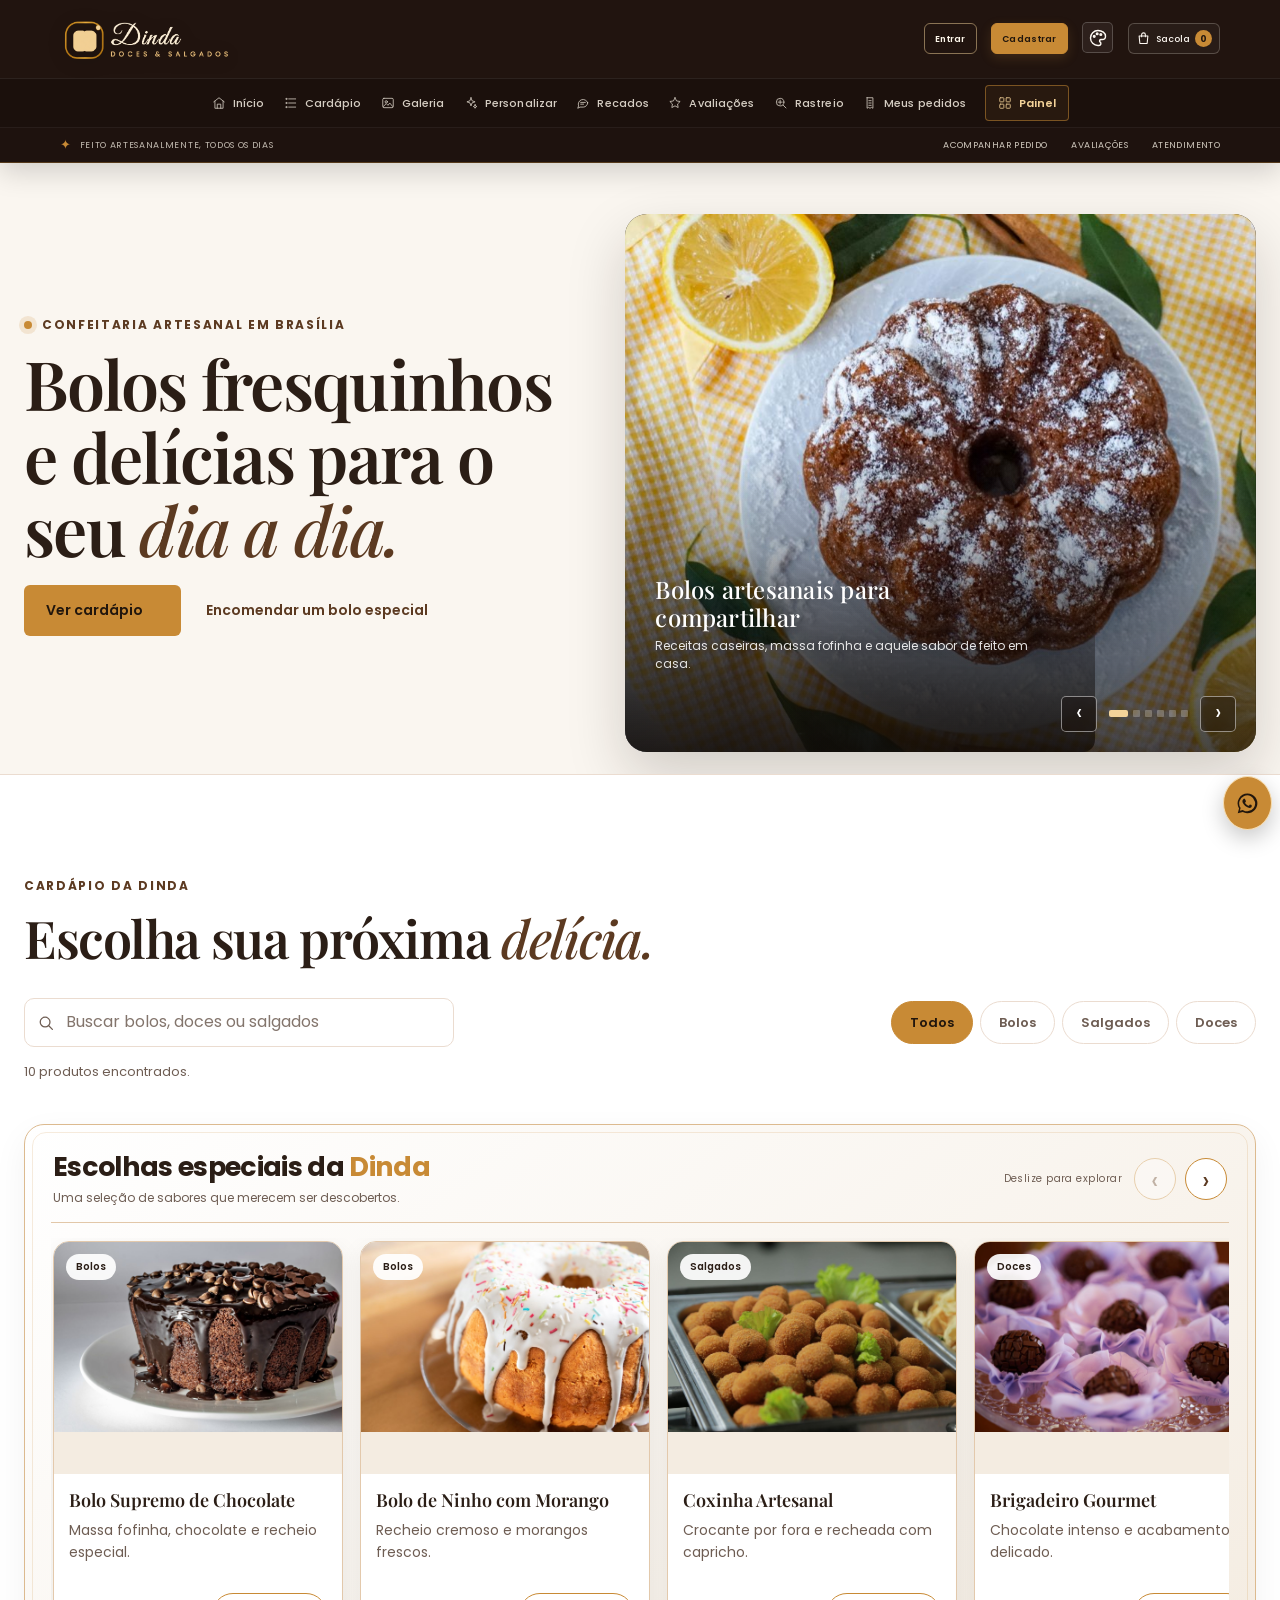
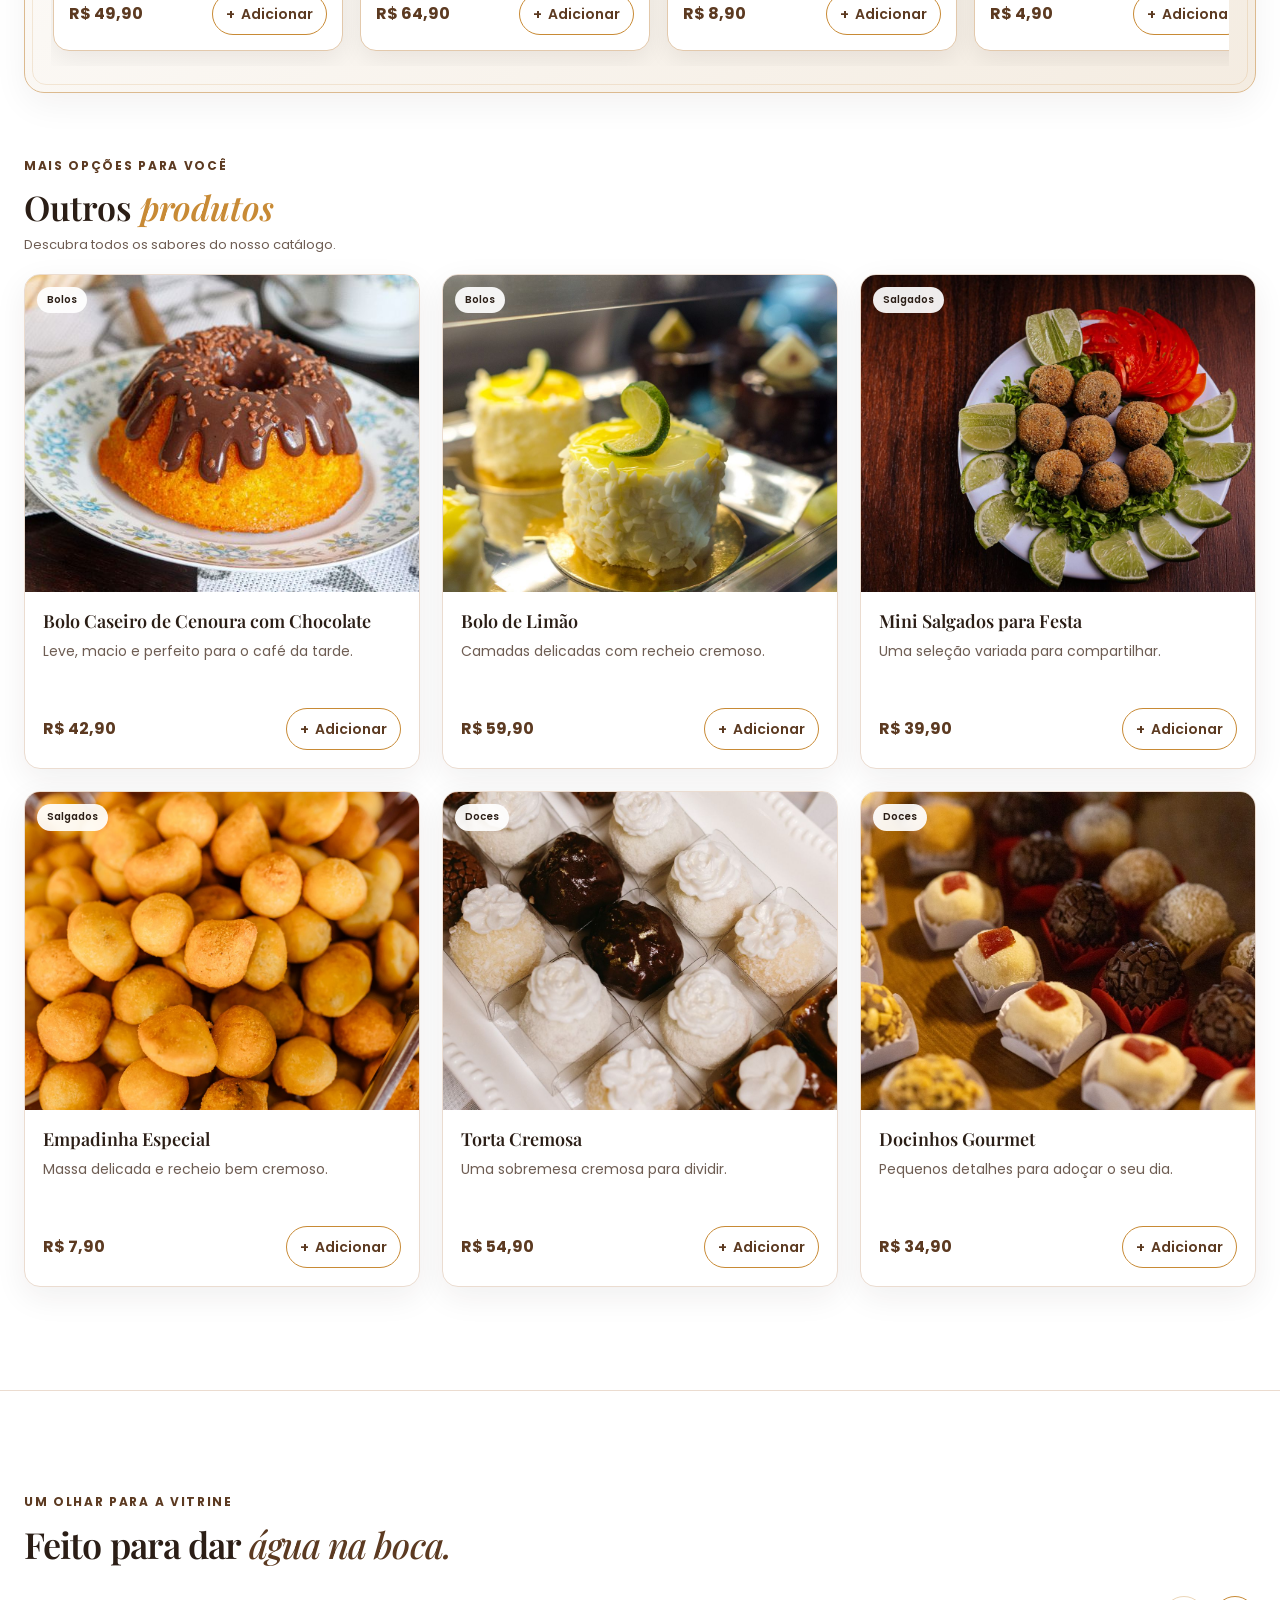
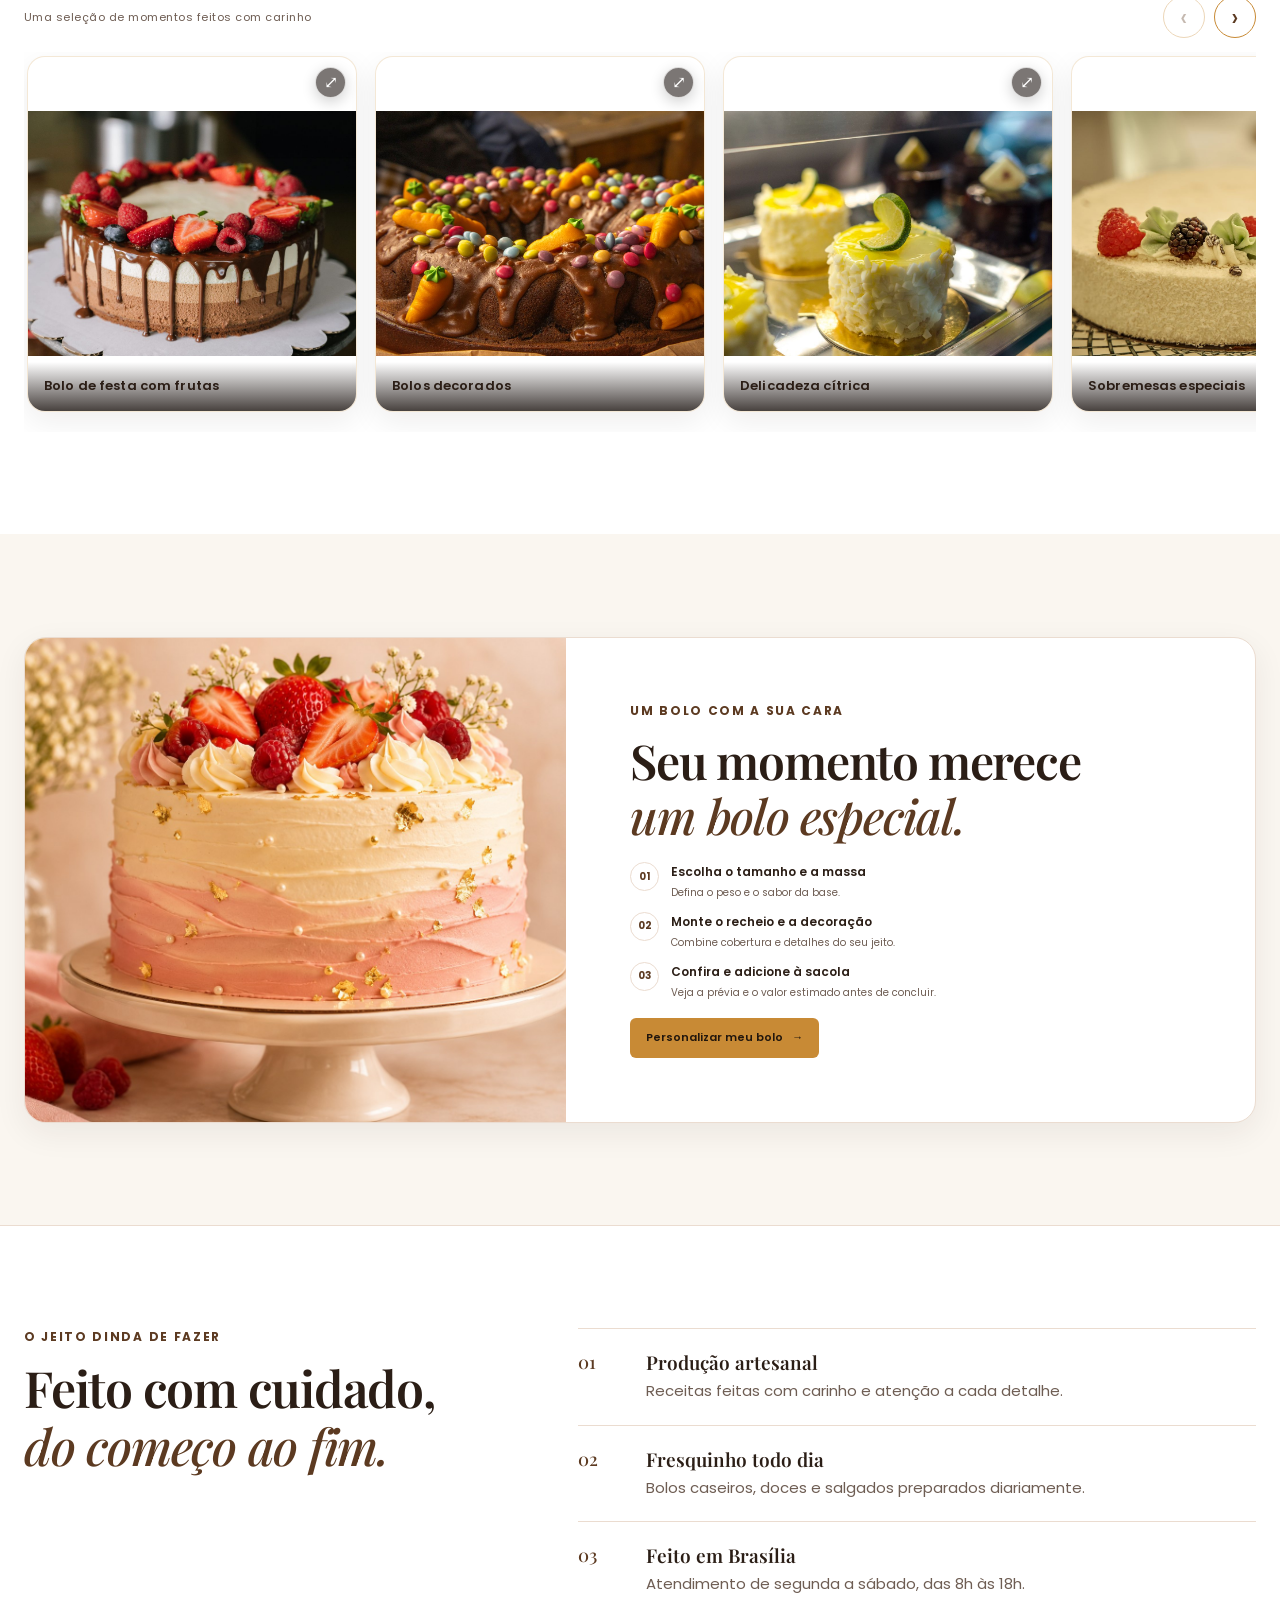
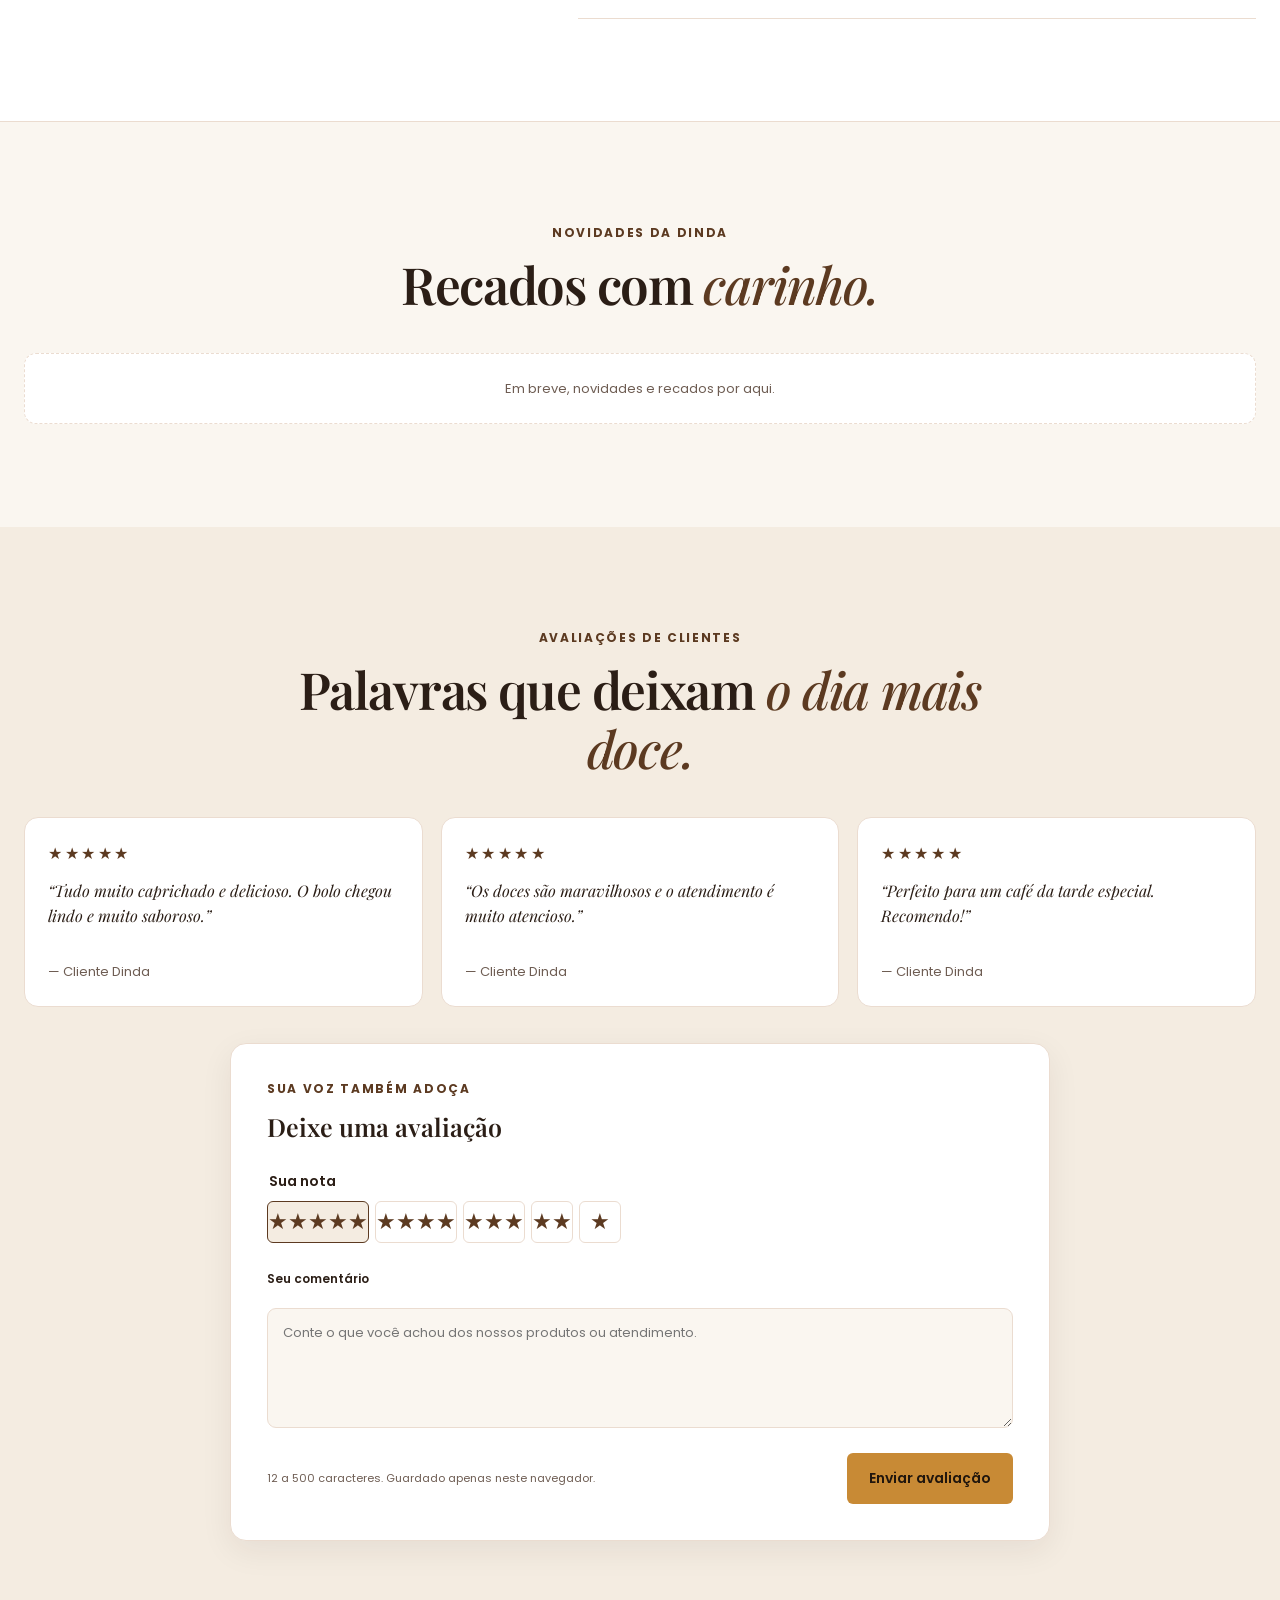
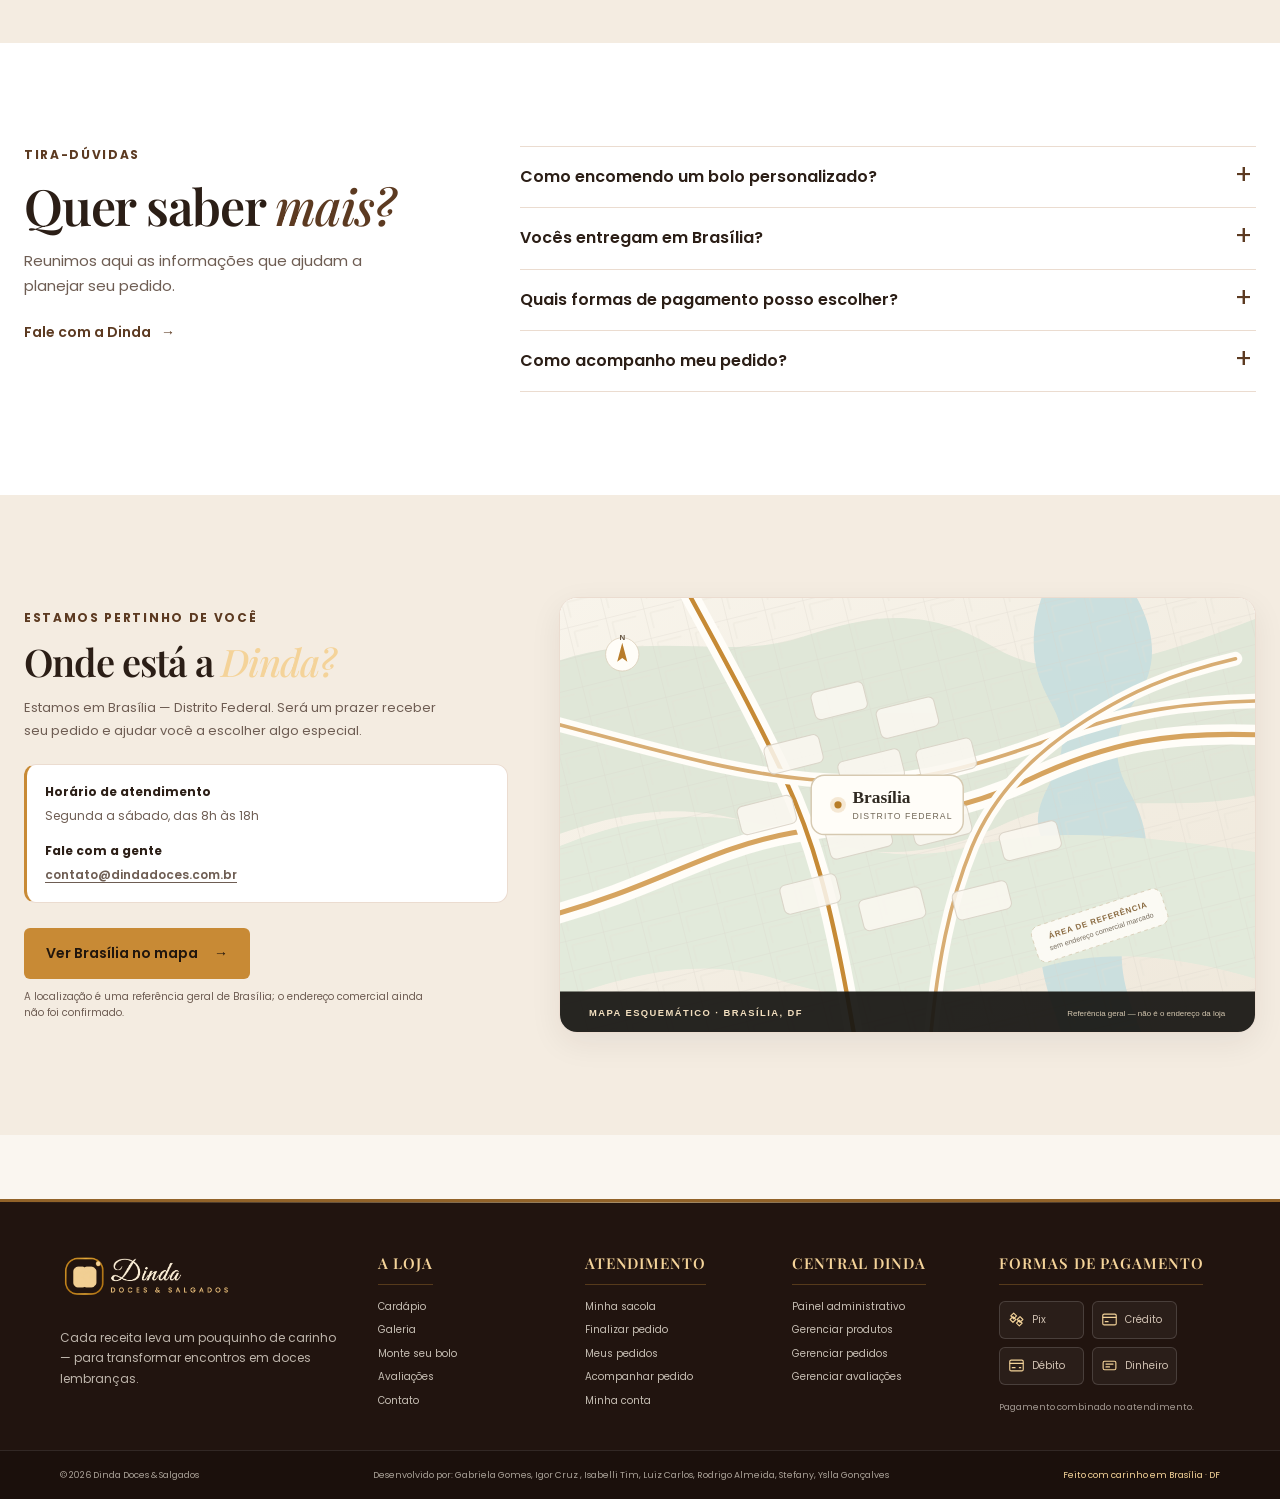
<file: index.html>
<!DOCTYPE html>

<html data-tema="marrom" lang="pt-BR">

<head>
  <meta charset="utf-8" />
  <meta content="width=device-width, initial-scale=1" name="viewport" />
  <meta content="#0e0e0e" name="theme-color" />
  <meta content="Bolos, doces e salgados artesanais preparados com carinho em Brasília. Conheça o cardápio da Dinda."
    name="description" />
  <title>Dinda Doces &amp; Salgados — sabores feitos com carinho</title>
  <link href="img/fivecon.png" rel="icon" type="image/png" />
  <link href="https://fonts.googleapis.com" rel="preconnect" />
  <link crossorigin="" href="https://fonts.gstatic.com" rel="preconnect" />
  <link
    href="https://fonts.googleapis.com/css2?family=Great+Vibes&amp;family=Playfair+Display:ital,wght@0,500;0,600;0,700;1,500;1,600&amp;family=Poppins:wght@400;500;600;700&amp;display=swap"
    rel="stylesheet" />
  <link href="css/site.css" rel="stylesheet" />
  <link href="css/ref-index.css" rel="stylesheet" />
  <link href="css/responsive-tablet.css" rel="stylesheet" />
  <script>
    try {
      const t = localStorage.getItem("dinda-novo-tema");
      if (["marrom", "preto", "rosa", "rosa-preto"].includes(t))
        document.documentElement.dataset.tema = t;
    } catch (e) { }
  </script>
  <script defer="" src="js/store.js"></script>
  <script defer="" src="js/layout.js"></script>
  <script defer="" src="js/site.js"></script>
  <script defer="" src="js/reviews-store.js"></script>
  <script defer="" src="js/home.js"></script>
  <script defer="" src="js/hero-carousel.js"></script>
  <script defer="" src="js/section-reveal.js"></script>
  <script defer="" src="js/vitrines-carousel.js"></script>
  <script defer="" src="js/gallery-lightbox.js"></script>
  <script defer="" src="js/blog.js"></script>
</head>

<body class="pagina-referencia-indice">
  <div class="aviso-barra">
    <div class="estrutura aviso-interno">
      <span>Feito artesanalmente em Brasília — DF</span><a href="index.html#contato">Segunda a sábado · 8h às 18h</a>
    </div>
  </div>
  <header class="site-cabecalho">
    <div class="estrutura cabecalho-interno">
      <a aria-label="Dinda Doces e Salgados — início" class="marca" href="index.html#inicio"><img
          alt="Dinda Doces &amp; Salgados" height="60" src="img/logo-dinda.png" width="180" /></a>
      <div aria-label="Ações da loja" class="cabecalho-acoes">
        <a class="cabecalho-conta-botao" href="login.html">Entrar</a>
        <a class="cabecalho-cadastrar-botao" href="cadastro.html">Cadastrar</a>
        <div class="tema-seletor">
          <button aria-controls="tema-menu" aria-expanded="false" aria-haspopup="true"
            aria-label="Escolher tema de cores" class="icone-botao tema-gatilho" id="tema-alternar" type="button">
            <svg aria-hidden="true" viewbox="0 0 24 24">
              <path
                d="M12 3a9 9 0 1 0 0 18h1.2a2.3 2.3 0 0 0 1.4-4.1 1.7 1.7 0 0 1 1-3.1H17a4 4 0 0 0 4-4c0-3.8-4-6.8-9-6.8Z">
              </path>
              <circle cx="7.5" cy="10" r="1"></circle>
              <circle cx="11" cy="6.8" r="1"></circle>
              <circle cx="15.4" cy="7.8" r="1"></circle>
            </svg>
          </button>
          <div aria-label="Temas disponíveis" class="tema-menu" hidden="" id="tema-menu" role="group">
            <span class="tema-menu-titulo">Escolha seu tema</span>
            <button aria-pressed="true" class="tema-opcao" data-tema-escolha="marrom" type="button">
              <span class="tema-amostra amostra-marrom"></span>Marrom
            </button>
            <button aria-pressed="false" class="tema-opcao" data-tema-escolha="preto" type="button">
              <span class="tema-amostra amostra-preto"></span>Preto Luxo
            </button>
            <button aria-pressed="false" class="tema-opcao" data-tema-escolha="rosa" type="button">
              <span class="tema-amostra amostra-rosa"></span>Rosa Soft
            </button>
            <button aria-pressed="false" class="tema-opcao" data-tema-escolha="rosa-preto" type="button">
              <span class="tema-amostra amostra-rosa-chique"></span>Rosa Chic
            </button>
          </div>
        </div>
        <a aria-label="Sacola, 0 itens" class="sacola-link" href="carrinho.html"><svg aria-hidden="true"
            viewbox="0 0 24 24">
            <path d="M5 8h14l-1.2 12H6.2L5 8Z"></path>
            <path d="M9 9V6a3 3 0 0 1 6 0v3"></path>
          </svg><span class="sacola-rotulo">Sacola</span><span aria-label="0 itens na sacola" aria-live="polite"
            class="sacola-contagem" id="sacola-contagem">0</span></a>
        <button aria-controls="movel-menu" aria-expanded="false" aria-label="Abrir menu" class="hamburguer"
          id="menu-alternar" type="button">
          <span></span><span></span><span></span>
        </button>
      </div>
      <nav aria-label="Menu principal" class="movel-menu" hidden="" id="movel-menu">
        <span class="movel-menu-titulo">Conheça a Dinda</span>
        <a class="navegacao-link" href="index.html#inicio">
          <svg aria-hidden="true" class="navegacao-icone" focusable="false" viewbox="0 0 24 24">
            <path d="m3 10 9-7 9 7M5 9v12h14V9M9 21v-7h6v7"></path>
          </svg>
          <span>Início</span>
        </a>
        <a class="navegacao-link" href="index.html#cardapio">
          <svg aria-hidden="true" class="navegacao-icone" focusable="false" viewbox="0 0 24 24">
            <path d="M8 5h12M8 12h12M8 19h12"></path>
            <circle cx="4" cy="5" r="1"></circle>
            <circle cx="4" cy="12" r="1"></circle>
            <circle cx="4" cy="19" r="1"></circle>
          </svg>
          <span>Cardápio</span>
        </a>
        <a class="navegacao-link" href="index.html#galeria">
          <svg aria-hidden="true" class="navegacao-icone" focusable="false" viewbox="0 0 24 24">
            <rect height="16" rx="2" width="18" x="3" y="4"></rect>
            <circle cx="9" cy="10" r="2"></circle>
            <path d="m4 18 5-5 3 3 3-4 5 6"></path>
          </svg><span>Galeria de fotos</span></a>
        <a class="navegacao-link" href="index.html#recados">
          <svg aria-hidden="true" class="navegacao-icone" focusable="false" viewbox="0 0 24 24">
            <path d="M20 11.5a7.5 7.5 0 0 1-7.5 7.5H7l-4 2 1.4-4A7.5 7.5 0 1 1 20 11.5Z"></path>
            <path d="M8 11h8M8 14h5"></path>
          </svg>
          <span>Novidades e recados</span></a>
        <a class="navegacao-link" href="personalizar.html">
          <svg aria-hidden="true" class="navegacao-icone" focusable="false" viewbox="0 0 24 24">
            <path d="m12 3 1.8 5.2L19 10l-5.2 1.8L12 17l-1.8-5.2L5 10l5.2-1.8L12 3Z"></path>
            <path d="m19 15 .9 2.1L22 18l-2.1.9L19 21l-.9-2.1L16 18l2.1-.9L19 15Z"></path>
          </svg>
          <span>Personalizar seu bolo</span>
        </a>
        <a class="navegacao-link" href="index.html#depoimentos">
          <svg aria-hidden="true" class="navegacao-icone" focusable="false" viewbox="0 0 24 24">
            <path d="m12 3 2.7 5.5 6.1.9-4.4 4.3 1 6.1-5.4-2.9-5.4 2.9 1-6.1-4.4-4.3 6.1-.9L12 3Z"></path>
          </svg>
          <span>Avaliações e dúvidas</span>
        </a>
        <a class="navegacao-link" href="index.html#contato">
          <svg aria-hidden="true" class="navegacao-icone" focusable="false" viewbox="0 0 24 24">
            <path
              d="M6.5 3.5h3l1.7 4.2-2 1.6a15 15 0 0 0 5.5 5.5l1.6-2 4.2 1.7v3a2 2 0 0 1-2.2 2A17.5 17.5 0 0 1 4.5 5.7a2 2 0 0 1 2-2.2Z">
            </path>
          </svg>
          <span>Contato</span>
        </a>
        <a class="navegacao-link" href="index.html#localizacao">
          <svg aria-hidden="true" class="navegacao-icone" focusable="false" viewbox="0 0 24 24">
            <path d="M20 10c0 5-8 11-8 11S4 15 4 10a8 8 0 1 1 16 0Z"></path>
            <circle cx="12" cy="10" r="2.5"></circle>
          </svg>
          <span>Mapa de Brasília</span>
        </a>
        <span class="movel-menu-titulo">Seu pedido</span>
        <a class="navegacao-link" href="carrinho.html">
          <svg aria-hidden="true" class="navegacao-icone" focusable="false" viewbox="0 0 24 24">
            <path d="M5 8h14l-1.2 12H6.2L5 8Z"></path>
            <path d="M9 9V6a3 3 0 0 1 6 0v3"></path>
          </svg>
          <span>Minha sacola</span>
        </a>
        <a class="navegacao-link" href="checkout.html">
          <svg aria-hidden="true" class="navegacao-icone" focusable="false" viewbox="0 0 24 24">
            <rect height="14" rx="2" width="18" x="3" y="5"></rect>
            <path d="M3 10h18M7 15h4"></path>
          </svg>
          <span>Finalizar pedido</span>
        </a>
        <a class="navegacao-link" href="meus-pedidos.html">
          <svg aria-hidden="true" class="navegacao-icone" focusable="false" viewbox="0 0 24 24">
            <path d="M7 3h10v18l-2.5-1.5L12 21l-2.5-1.5L7 21V3Z"></path>
            <path d="M10 8h4M10 12h4M10 16h4"></path>
          </svg>
          <span>Meus pedidos neste navegador</span>
        </a>
        <a class="navegacao-link" href="rastreio.html">
          <svg aria-hidden="true" class="navegacao-icone" focusable="false" viewbox="0 0 24 24">
            <circle cx="10.5" cy="10.5" r="6.5"></circle>
            <path d="m16 16 4.5 4.5M10.5 7v7M7 10.5h7"></path>
          </svg>
          <span>Acompanhar por referência</span>
        </a>
        <span class="movel-menu-titulo">Conta e central local</span>
        <a class="navegacao-link" href="login.html">
          <svg aria-hidden="true" class="navegacao-icone" focusable="false" viewbox="0 0 24 24">
            <circle cx="12" cy="8" r="3.2"></circle>
            <path d="M5.5 20a6.5 6.5 0 0 1 13 0"></path>
          </svg>
          <span>Entrar</span>
        </a>
        <a class="navegacao-link" href="cadastro.html">
          <svg aria-hidden="true" class="navegacao-icone" focusable="false" viewbox="0 0 24 24">
            <circle cx="9" cy="8" r="3"></circle>
            <path d="M3.5 20a5.5 5.5 0 0 1 11 0M18 8v6M15 11h6"></path>
          </svg>
          <span>Criar conta</span>
        </a>
        <a class="navegacao-link administracao-entrada-link" href="painel.html"><svg aria-hidden="true"
            class="navegacao-icone" focusable="false" viewbox="0 0 24 24">
            <rect height="7" rx="1" width="7" x="3" y="3"></rect>
            <rect height="7" rx="1" width="7" x="14" y="3"></rect>
            <rect height="7" rx="1" width="7" x="3" y="14"></rect>
            <rect height="7" rx="1" width="7" x="14" y="14"></rect>
          </svg>
          <span>Painel do admin — demonstração local</span>
        </a>
      </nav>
    </div>
    <div class="cabecalho-navegacao-linha">
      <nav aria-label="Navegação principal" class="computador-navegacao estrutura">
        <a class="navegacao-link" href="index.html#inicio">
          <svg aria-hidden="true" class="navegacao-icone" focusable="false" viewbox="0 0 24 24">
            <path d="m3 10 9-7 9 7M5 9v12h14V9M9 21v-7h6v7"></path>
          </svg>
          <span>Início</span>
        </a>
        <a class="navegacao-link" href="index.html#cardapio">
          <svg aria-hidden="true" class="navegacao-icone" focusable="false" viewbox="0 0 24 24">
            <path d="M8 5h12M8 12h12M8 19h12"></path>
            <circle cx="4" cy="5" r="1"></circle>
            <circle cx="4" cy="12" r="1"></circle>
            <circle cx="4" cy="19" r="1"></circle>
          </svg>
          <span>Cardápio</span>
        </a>
        <a class="navegacao-link" href="index.html#galeria">
          <svg aria-hidden="true" class="navegacao-icone" focusable="false" viewbox="0 0 24 24">
            <rect height="16" rx="2" width="18" x="3" y="4"></rect>
            <circle cx="9" cy="10" r="2"></circle>
            <path d="m4 18 5-5 3 3 3-4 5 6"></path>
          </svg>
          <span>Galeria</span>
        </a>
        <a class="navegacao-link" href="personalizar.html">
          <svg aria-hidden="true" class="navegacao-icone" focusable="false" viewbox="0 0 24 24">
            <path d="m12 3 1.8 5.2L19 10l-5.2 1.8L12 17l-1.8-5.2L5 10l5.2-1.8L12 3Z"></path>
            <path d="m19 15 .9 2.1L22 18l-2.1.9L19 21l-.9-2.1L16 18l2.1-.9L19 15Z"></path>
          </svg>
          <span>Personalizar</span>
        </a>
        <a class="navegacao-link" href="index.html#recados"><svg aria-hidden="true" class="navegacao-icone"
            focusable="false" viewbox="0 0 24 24">
            <path d="M20 11.5a7.5 7.5 0 0 1-7.5 7.5H7l-4 2 1.4-4A7.5 7.5 0 1 1 20 11.5Z"></path>
            <path d="M8 11h8M8 14h5"></path>
          </svg>
          <span>Recados</span>
        </a>
        <a class="navegacao-link" href="index.html#depoimentos"><svg aria-hidden="true" class="navegacao-icone"
            focusable="false" viewbox="0 0 24 24">
            <path d="m12 3 2.7 5.5 6.1.9-4.4 4.3 1 6.1-5.4-2.9-5.4 2.9 1-6.1-4.4-4.3 6.1-.9L12 3Z"></path>
          </svg>
          <span>Avaliações</span>
        </a>
        <a class="navegacao-link" href="rastreio.html"><svg aria-hidden="true" class="navegacao-icone" focusable="false"
            viewbox="0 0 24 24">
            <circle cx="10.5" cy="10.5" r="6.5"></circle>
            <path d="m16 16 4.5 4.5M10.5 7v7M7 10.5h7"></path>
          </svg>
          <span>Rastreio</span>
        </a>
        <a class="navegacao-link" href="meus-pedidos.html">
          <svg aria-hidden="true" class="navegacao-icone" focusable="false" viewbox="0 0 24 24">
            <path d="M7 3h10v18l-2.5-1.5L12 21l-2.5-1.5L7 21V3Z"></path>
            <path d="M10 8h4M10 12h4M10 16h4"></path>
          </svg>
          <span>Meus pedidos</span>
        </a>
        <a class="navegacao-link administracao-entrada-link" href="painel.html">
          <svg aria-hidden="true" class="navegacao-icone" focusable="false" viewbox="0 0 24 24">
            <rect height="7" rx="1" width="7" x="3" y="3"></rect>
            <rect height="7" rx="1" width="7" x="14" y="3"></rect>
            <rect height="7" rx="1" width="7" x="3" y="14"></rect>
            <rect height="7" rx="1" width="7" x="14" y="14"></rect>
          </svg>
          <span>Painel</span>
        </a>
      </nav>
    </div>
    <div class="cabecalho-servico-linha">
      <div class="estrutura cabecalho-servico-interno">
        <span class="cabecalho-servico-nota">
          <span aria-hidden="true" class="servico-marca">✦</span> Feito
          artesanalmente, todos os dias</span>
        <div class="cabecalho-servico-links">
          <a href="rastreio.html">Acompanhar pedido</a>
          <a href="index.html#depoimentos">Avaliações</a>
          <a href="index.html#contato">Atendimento</a>
        </div>
      </div>
    </div>
  </header>
  <div aria-atomic="true" aria-live="polite" class="site-notificacao" hidden="" id="site-notificacao" role="status">
  </div>
  <main id="principal-conteudo" tabindex="-1">
    <section class="destaque-secao" id="inicio">
      <div class="estrutura destaque-grade">
        <div class="destaque-conteudo">
          <p class="sobretitulo">
            <span aria-hidden="true" class="sobretitulo-ponto"></span> Confeitaria
            artesanal em Brasília
          </p>
          <h1>Bolos fresquinhos e delícias para o seu <em>dia a dia.</em></h1>
          <p class="destaque-descricao">
            Produção artesanal diária com ingredientes escolhidos com cuidado.
            Saboreie nossos bolos caseiros, salgados fresquinhos e doces
            feitos para deixar qualquer pausa mais gostosa.
          </p>
          <div class="destaque-acoes">
            <a class="botao botao-principal" href="#cardapio">Ver cardápio <span aria-hidden="true"></span></a>
            <a class="texto-link" href="personalizar.html">Encomendar um bolo especial
              <span aria-hidden="true"></span></a>
          </div>
          <div class="destaque-nota">
            <span class="assinatura">feito com carinho</span><span>Sabores de casa, preparados todos os dias.</span>
          </div>
        </div>

        <div class="destaque-visual">
          <div aria-label="Produtos em destaque da Dinda" aria-roledescription="carrossel"
            class="destaque-imagem-envolver destaque-carrossel" data-destaque-carrossel="" role="region" tabindex="0">
            <figure aria-hidden="false" aria-label="1 de 6" aria-roledescription="slide"
              class="destaque-carrossel-slide e-ativo"
              data-legenda-descricao="Receitas caseiras, massa fofinha e aquele sabor de feito em casa."
              data-legenda-titulo="Bolos artesanais para compartilhar" data-destaque-slide="" role="group">
              <img alt="Bolo de laranja" fetchpriority="high" height="853" src="img/bolo-3.jpg" width="1280" />
            </figure>
            <figure aria-hidden="true" aria-label="2 de 6" aria-roledescription="slide" class="destaque-carrossel-slide"
              data-legenda-descricao="Bolos fresquinhos para deixar sua pausa ainda mais gostosa."
              data-legenda-titulo="Um clássico para o café da tarde" data-destaque-slide="" inert="" role="group">
              <img alt="Fatias de bolo caseiro servidas para o café" decoding="async" height="853" loading="lazy"
                src="img/bolo1jpg.jpg" width="1280" />
            </figure>
            <figure aria-hidden="true" aria-label="3 de 6" aria-roledescription="slide" class="destaque-carrossel-slide"
              data-legenda-descricao="Pequenas delícias preparadas com cuidado para cada ocasião."
              data-legenda-titulo="Docinhos feitos à mão" data-destaque-slide="" inert="" role="group">
              <img alt="Seleção de docinhos artesanais" decoding="async" height="853" loading="lazy"
                src="img/docinhos1.jpg" width="1280" />
            </figure>
            <figure aria-hidden="true" aria-label="4 de 6" aria-roledescription="slide" class="destaque-carrossel-slide"
              data-legenda-descricao="Opções douradinhas e saborosas para dividir com quem você gosta."
              data-legenda-titulo="Salgados para bons encontros" data-destaque-slide="" inert="" role="group">
              <img alt="Salgados artesanais preparados pela Dinda" decoding="async" height="853" loading="lazy"
                src="img/salgados.jpg" width="1280" />
            </figure>
            <figure aria-hidden="true" aria-label="5 de 6" aria-roledescription="slide" class="destaque-carrossel-slide"
              data-legenda-descricao="Leveza, frescor e cobertura cremosa em cada pedaço."
              data-legenda-titulo="O sabor delicado do limão" data-destaque-slide="" inert="" role="group">
              <img alt="Bolo de limão com cobertura cremosa" decoding="async" height="848" loading="lazy"
                src="img/bolo-limao.jpg" width="1280" />
            </figure>
            <figure aria-hidden="true" aria-label="6 de 6" aria-roledescription="slide" class="destaque-carrossel-slide"
              data-legenda-descricao="Salgados artesanais para completar sua mesa e celebrar."
              data-legenda-titulo="Pequenas delícias, grandes momentos" data-destaque-slide="" inert="" role="group">
              <img alt="Coxinhas artesanais douradas" decoding="async" height="853" loading="lazy" src="img/coxinha.jpg"
                width="1280" />
            </figure>
            <div aria-atomic="true" aria-live="polite" class="destaque-foto-legenda">
              <strong data-carrossel-legenda-titulo="">Bolos artesanais para compartilhar</strong>
              <p data-carrossel-legenda-descricao="">
                Receitas caseiras, massa fofinha e aquele sabor de feito em
                casa.
              </p>
            </div>
            <div aria-label="Controles do carrossel" class="destaque-carrossel-controles">
              <button aria-label="Mostrar foto anterior" class="carrossel-seta" data-carrossel-anterior=""
                type="button">
                ‹
              </button>
              <div aria-label="Escolher foto do destaque" class="destaque-carrossel-pontos" role="group">
                <button aria-label="Mostrar foto 1 de 6" aria-pressed="true" class="carrossel-ponto e-ativo"
                  data-carrossel-ir="0" type="button"></button>
                <button aria-label="Mostrar foto 2 de 6" aria-pressed="false" class="carrossel-ponto"
                  data-carrossel-ir="1" type="button"></button>
                <button aria-label="Mostrar foto 3 de 6" aria-pressed="false" class="carrossel-ponto"
                  data-carrossel-ir="2" type="button"></button>
                <button aria-label="Mostrar foto 4 de 6" aria-pressed="false" class="carrossel-ponto"
                  data-carrossel-ir="3" type="button"></button>
                <button aria-label="Mostrar foto 5 de 6" aria-pressed="false" class="carrossel-ponto"
                  data-carrossel-ir="4" type="button"></button>
                <button aria-label="Mostrar foto 6 de 6" aria-pressed="false" class="carrossel-ponto"
                  data-carrossel-ir="5" type="button"></button>
              </div>
              <button aria-label="Mostrar próxima foto" class="carrossel-seta" data-carrossel-proximo="" type="button">
                ›
              </button>
            </div>
          </div>
        </div>
      </div>
      <div class="destaque-inferior estrutura">
        <span>Receitas artesanais</span><span aria-hidden="true" class="destaque-linha"></span><span>Brasília,
          DF</span><span aria-hidden="true" class="destaque-linha"></span><span>Seg a sáb · 8h—18h</span>
      </div>
    </section>
    <section aria-labelledby="catalogo-titulo" class="secao catalogo-secao" id="cardapio">
      <div class="estrutura">
        <div class="secao-titulo secao-titulo-linha">
          <div>
            <p class="sobretitulo">Cardápio da Dinda</p>
            <h2 id="catalogo-titulo">Escolha sua próxima <em>delícia.</em></h2>
          </div>
          <p>
            Do bolo para dividir àquele docinho só seu: encontre aqui algo
            feito com carinho.
          </p>
        </div>
        <div class="catalogo-ferramentas">
          <div class="buscar-envolver">
            <label class="visualmente-oculto" for="produto-buscar">Buscar produtos no cardápio</label>
            <svg aria-hidden="true" viewbox="0 0 24 24">
              <circle cx="10.8" cy="10.8" r="6.5"></circle>
              <path d="m16 16 4.5 4.5"></path>
            </svg>
            <input aria-describedby="catalogo-status" autocomplete="off" id="produto-buscar"
              placeholder="Buscar bolos, doces ou salgados" type="search" />
            <button aria-label="Limpar busca" class="limpar-buscar" hidden="" id="limpar-buscar" type="button">
              ×
            </button>
          </div>
          <div aria-label="Filtrar por categoria" class="categoria-filtros" role="group">
            <button aria-pressed="true" class="filtro-botao e-ativo" data-filtro="todos" type="button">
              Todos
            </button>
            <button aria-pressed="false" class="filtro-botao" data-filtro="bolos" type="button">
              Bolos
            </button>
            <button aria-pressed="false" class="filtro-botao" data-filtro="salgados" type="button">
              Salgados
            </button>
            <button aria-pressed="false" class="filtro-botao" data-filtro="doces" type="button">
              Doces
            </button>
          </div>
        </div>
        <p aria-live="polite" class="catalogo-status" id="catalogo-status">
          Carregando o cardápio…
        </p>
        <section class="vitrine-bloco vitrine-destaques" data-vitrine-carrossel
          aria-labelledby="produtos-destaque-titulo">
          <div class="vitrine-destaques-moldura">
            <div class="vitrine-bloco-cabecalho vitrine-destaques-cabecalho">
              <div>
                <h3 id="produtos-destaque-titulo">Escolhas especiais da <em>Dinda</em></h3>
                <p>Uma seleção de sabores que merecem ser descobertos.</p>
              </div>
              <div class="vitrine-controles" aria-label="Controles dos produtos em destaque">
                <span class="vitrine-dica">Deslize para explorar</span>
                <div class="vitrine-botoes">
                  <button class="vitrine-seta" type="button" data-vitrine-anterior
                    aria-label="Destaques anteriores">‹</button>
                  <button class="vitrine-seta" type="button" data-vitrine-proximo
                    aria-label="Próximos destaques">›</button>
                </div>
              </div>
            </div>
            <div class="vitrine-destaque-trilho" id="produtos-destaque-grade" data-vitrine-trilho
              aria-label="Produtos em destaque"></div>
          </div>
        </section>
        <section class="vitrine-bloco vitrine-outros" aria-labelledby="outros-produtos-titulo">
          <div class="vitrine-bloco-cabecalho vitrine-outros-cabecalho">
            <div>
              <p class="sobretitulo">Mais opções para você</p>
              <h3 id="outros-produtos-titulo">Outros <em>produtos</em></h3>
              <p>Descubra todos os sabores do nosso catálogo.</p>
            </div>
          </div>
          <div class="produto-grade" id="produto-grade" aria-label="Todos os outros produtos"></div>
          <p class="nao-resultados" hidden="" id="nao-resultados">
            Nenhum produto encontrado. Tente outro nome ou categoria.
          </p>
        </section>
      </div>
    </section>
    <section aria-labelledby="galeria-titulo" class="secao galeria-secao" id="galeria">
      <div class="estrutura">
        <div class="secao-titulo secao-titulo-linha">
          <div>
            <p class="sobretitulo">Um olhar para a vitrine</p>
            <h2 id="galeria-titulo">Feito para dar <em>água na boca.</em></h2>
          </div>
          <p>
            Clique ou toque em uma foto para ver a imagem inteira em tela
            ampliada.
          </p>
        </div>
        <div class="vitrine-carrossel galeria-carrossel" data-vitrine-carrossel>
          <div class="vitrine-controles" aria-label="Controles do carrossel da galeria">
            <span class="vitrine-dica">Uma seleção de momentos feitos com carinho</span>
            <div class="vitrine-botoes">
              <button class="vitrine-seta" type="button" data-vitrine-anterior aria-label="Fotos anteriores">‹</button>
              <button class="vitrine-seta" type="button" data-vitrine-proximo aria-label="Próximas fotos">›</button>
            </div>
          </div>
          <div aria-label="Galeria de produtos da Dinda" class="foto-galeria" role="group" data-vitrine-trilho>
            <figure class="galeria-foto">
              <button aria-haspopup="dialog" aria-label="Ampliar foto: Bolo de festa com frutas"
                class="galeria-abrir-botao" data-galeria-gatilho="" type="button">
                <img alt="Bolo de festa decorado com frutas vermelhas" height="848" loading="lazy" src="img/bolo6.jpg"
                  width="1280" />
              </button>
              <figcaption>Bolo de festa com frutas</figcaption>
            </figure>
            <figure class="galeria-foto">
              <button aria-haspopup="dialog" aria-label="Ampliar foto: Bolos decorados" class="galeria-abrir-botao"
                data-galeria-gatilho="" type="button">
                <img alt="Bolos artesanais decorados" height="427" loading="lazy" src="img/bolo8.jpg" width="640" />
              </button>
              <figcaption>Bolos decorados</figcaption>
            </figure>
            <figure class="galeria-foto">
              <button aria-haspopup="dialog" aria-label="Ampliar foto: Delicadeza cítrica" class="galeria-abrir-botao"
                data-galeria-gatilho="" type="button">
                <img alt="Bolinhos cítricos com cobertura de limão" height="427" loading="lazy" src="img/bolo-limao.jpg"
                  width="640" />
              </button>
              <figcaption>Delicadeza cítrica</figcaption>
            </figure>
            <figure class="galeria-foto">
              <button aria-haspopup="dialog" aria-label="Ampliar foto: Sobremesas especiais" class="galeria-abrir-botao"
                data-galeria-gatilho="" type="button">
                <img alt="Torta branca decorada com frutas vermelhas" height="854" loading="lazy" src="img/bolo9.jpg"
                  width="1279" />
              </button>
              <figcaption>Sobremesas especiais</figcaption>
            </figure>
            <figure class="galeria-foto">
              <button aria-haspopup="dialog" aria-label="Ampliar foto: Docinhos artesanais" class="galeria-abrir-botao"
                data-galeria-gatilho="" type="button">
                <img alt="Seleção de docinhos artesanais" height="853" loading="lazy" src="img/docinhos1.jpg"
                  width="1279" />
              </button>
              <figcaption>Docinhos artesanais</figcaption>
            </figure>
            <figure class="galeria-foto">
              <button aria-haspopup="dialog" aria-label="Ampliar foto: Salgados preparados na hora"
                class="galeria-abrir-botao" data-galeria-gatilho="" type="button">
                <img alt="Salgados dourados preparados artesanalmente" height="1919" loading="lazy"
                  src="img/salgados.jpg" width="1280" />
              </button>
              <figcaption>Salgados preparados na hora</figcaption>
            </figure>
            <figure class="galeria-foto">
              <button aria-haspopup="dialog" aria-label="Ampliar foto: Brigadeiros gourmet" class="galeria-abrir-botao"
                data-galeria-gatilho="" type="button">
                <img alt="Brigadeiros gourmet" height="853" loading="lazy" src="img/brigadeiro.jpg" width="1280" />
              </button>
              <figcaption>Brigadeiros gourmet</figcaption>
            </figure>
            <figure class="galeria-foto">
              <button aria-haspopup="dialog" aria-label="Ampliar foto: Uma pausa mais doce" class="galeria-abrir-botao"
                data-galeria-gatilho="" type="button">
                <img alt="Bolo delicado decorado com frutas" height="1919" loading="lazy" src="img/bolo3.jpg"
                  width="1280" />
              </button>
              <figcaption>Uma pausa mais doce</figcaption>
            </figure>
          </div>
        </div>
      </div>
    </section>
    <section aria-labelledby="personalizado-titulo" class="personalizado-promocao secao">
      <div class="estrutura personalizado-promocao-cartao">
        <div class="personalizado-promocao-imagem">
          <img alt="Bolo artesanal em tons de creme e rosa, decorado com frutas vermelhas e detalhes dourados"
            height="1024" loading="lazy" src="img/bolo-assinatura-dinda.jpg" width="1536" />
        </div>
        <div class="personalizado-promocao-redacao">
          <p class="sobretitulo">Um bolo com a sua cara</p>
          <h2 id="personalizado-titulo">
            Seu momento merece <em>um bolo especial.</em>
          </h2>
          <p>
            Você escolhe os sabores e os acabamentos; a Dinda prepara uma
            combinação feita para a sua ocasião.
          </p>
          <ol aria-label="Como funciona a personalização" class="personalizado-etapas">
            <li>
              <span>01</span>
              <div>
                <strong>Escolha o tamanho e a massa</strong><small>Defina o peso e o sabor da base.</small>
              </div>
            </li>
            <li>
              <span>02</span>
              <div>
                <strong>Monte o recheio e a decoração</strong><small>Combine cobertura e detalhes do seu jeito.</small>
              </div>
            </li>
            <li>
              <span>03</span>
              <div>
                <strong>Confira e adicione à sacola</strong><small>Veja a prévia e o valor estimado antes de
                  concluir.</small>
              </div>
            </li>
          </ol>
          <p class="aviso-emlinha">
            <span aria-hidden="true">✳</span> Encomendas personalizadas
            precisam de pelo menos 3 dias de antecedência.
          </p>
          <a class="botao botao-principal" href="personalizar.html">Personalizar meu bolo <span
              aria-hidden="true">→</span></a>
        </div>
      </div>
    </section>
    <section aria-labelledby="valores-titulo" class="secao valores-secao">
      <div class="estrutura valores-disposicao">
        <div>
          <p class="sobretitulo">O jeito Dinda de fazer</p>
          <h2 id="valores-titulo">
            Feito com cuidado, <em>do começo ao fim.</em>
          </h2>
        </div>
        <div class="valor-lista">
          <article class="valor-item">
            <span class="valor-numero">01</span>
            <div>
              <h3>Produção artesanal</h3>
              <p>Receitas feitas com carinho e atenção a cada detalhe.</p>
            </div>
          </article>
          <article class="valor-item">
            <span class="valor-numero">02</span>
            <div>
              <h3>Fresquinho todo dia</h3>
              <p>Bolos caseiros, doces e salgados preparados diariamente.</p>
            </div>
          </article>
          <article class="valor-item">
            <span class="valor-numero">03</span>
            <div>
              <h3>Feito em Brasília</h3>
              <p>Atendimento de segunda a sábado, das 8h às 18h.</p>
            </div>
          </article>
        </div>
      </div>
    </section>
    <section aria-labelledby="blog-titulo" class="secao blog-secao" id="recados">
      <div class="estrutura">
        <div class="secao-titulo">
          <p class="sobretitulo">Novidades da Dinda</p>
          <h2 id="blog-titulo">Recados com <em>carinho.</em></h2>
          <p>
            Novidades, avisos e inspirações publicados pela equipe da Dinda.
          </p>
        </div>
        <div aria-busy="false" aria-live="polite" class="blog-grade" id="blog-publicacao-grade">
          <p class="blog-vazio" role="status">
            Em breve, a Dinda vai compartilhar novidades e recados por aqui.
          </p>
        </div>
      </div>
    </section>
    <section aria-labelledby="avaliacoes-titulo" class="secao depoimentos-secao" id="depoimentos">
      <div class="estrutura">
        <div class="secao-titulo">
          <p class="sobretitulo">Avaliações de clientes</p>
          <h2 id="avaliacoes-titulo">
            Palavras que deixam <em>o dia mais doce.</em>
          </h2>
        </div>
        <article class="depoimento-grade" id="depoimento-grade">
          <blockquote class="depoimento">
            <div aria-label="5 de 5 estrelas" class="estrelas">★★★★★</div>
            <p>
              “Tudo muito caprichado e delicioso. O bolo chegou lindo e muito
              saboroso.”
            </p>
            <footer>— Cliente Dinda</footer>
          </blockquote>
          <blockquote class="depoimento">
            <div aria-label="5 de 5 estrelas" class="estrelas">★★★★★</div>
            <p>
              “Os doces são maravilhosos e o atendimento é muito atencioso.”
            </p>
            <footer>— Cliente Dinda</footer>
          </blockquote>
          <blockquote class="depoimento">
            <div aria-label="5 de 5 estrelas" class="estrelas">★★★★★</div>
            <p>“Perfeito para um café da tarde especial. Recomendo!”</p>
            <footer>— Cliente Dinda</footer>
          </blockquote>
        </article>
        <div aria-labelledby="avaliacao-formulario-titulo" class="avaliacao-envio">
          <p class="sobretitulo">Sua voz também adoça</p>
          <h3 id="avaliacao-formulario-titulo">Deixe uma avaliação</h3>
          <p>
            Compartilhe sua experiência sem informar nome, telefone ou e-mail.
            O depoimento só aparece no site depois de aprovado nesta
            demonstração local.
          </p>
          <form id="avaliacao-formulario">
            <fieldset class="avaliacao-avaliacao">
              <legend>Sua nota</legend>
              <label>
                <input checked="" name="rating" required="" type="radio" value="5" /><span
                  aria-hidden="true">★★★★★</span>
                <span class="visualmente-oculto">5 estrelas</span></label>
              <label>
                <input name="rating" type="radio" value="4" />
                <span aria-hidden="true">★★★★</span><span class="visualmente-oculto">4 estrelas</span>
              </label>
              <label>
                <input name="rating" type="radio" value="3" />
                <span aria-hidden="true">★★★</span>
                <span class="visualmente-oculto">3 estrelas</span>
              </label>
              <label>
                <input name="rating" type="radio" value="2" />
                <span aria-hidden="true">★★</span>
                <span class="visualmente-oculto">2 estrelas</span></label>
              <label>
                <input name="rating" type="radio" value="1" />
                <span aria-hidden="true">★</span>
                <span class="visualmente-oculto">1 estrela</span></label>
            </fieldset>
            <label class="avaliacao-texto-rotulo" for="avaliacao-texto">Seu comentário</label>
            <textarea id="avaliacao-texto" maxlength="500" minlength="12" name="review"
              placeholder="Conte o que você achou dos nossos produtos ou atendimento." required="" rows="4"></textarea>
            <div class="avaliacao-formulario-acoes">
              <small>12 a 500 caracteres. Guardado apenas neste navegador.</small><button class="botao botao-principal"
                type="submit">
                Enviar avaliação
              </button>
            </div>
            <p aria-live="polite" class="formulario-sucesso" hidden="" id="avaliacao-comentario" role="status"></p>
          </form>
        </div>
      </div>
    </section>
    <section aria-labelledby="faq-titulo" class="secao faq-secao" id="perguntas">
      <div class="estrutura faq-disposicao">
        <div class="faq-introducao">
          <p class="sobretitulo">Tira-dúvidas</p>
          <h2 id="faq-titulo">Quer saber <em>mais?</em></h2>
          <p>
            Reunimos aqui as informações que ajudam a planejar seu pedido.
          </p>
          <a class="texto-link" href="#contato">Fale com a Dinda <span aria-hidden="true">→</span></a>
        </div>
        <div class="faq-lista">
          <details class="faq-item">
            <summary>Como encomendo um bolo personalizado?</summary>
            <p>
              Monte seu bolo na página de personalização ou entre em contato
              para conversar sobre a encomenda. Pedidos personalizados
              precisam de pelo menos 3 dias de antecedência.
            </p>
          </details>
          <details class="faq-item">
            <summary>Vocês entregam em Brasília?</summary>
            <p>
              O atendimento é em Brasília — DF. A possibilidade e a taxa de
              entrega são confirmadas conforme o endereço informado no pedido.
            </p>
          </details>
          <details class="faq-item">
            <summary>Quais formas de pagamento posso escolher?</summary>
            <p>
              O material da loja informa PIX, cartões de crédito e débito,
              além de dinheiro na retirada ou entrega. A confirmação do
              pagamento deve ser combinada diretamente com a loja.
            </p>
          </details>
          <details class="faq-item">
            <summary>Como acompanho meu pedido?</summary>
            <p>
              Este site organiza uma simulação de pedido neste navegador. Para
              confirmar disponibilidade, entrega e andamento, fale diretamente
              com a Dinda.
            </p>
          </details>
        </div>
      </div>
    </section>
    <section aria-labelledby="mapa-titulo" class="secao contato-localizacao-secao" id="contato">
      <div class="estrutura contato-localizacao-disposicao" id="localizacao">
        <div class="contato-localizacao-redacao">
          <p class="sobretitulo">Estamos pertinho de você</p>
          <h2 id="mapa-titulo">Onde está a <em>Dinda?</em></h2>
          <p class="contato-localizacao-intro">
            Estamos em Brasília — Distrito Federal. Será um prazer receber seu pedido
            e ajudar você a escolher algo especial.
          </p>
          <div class="contato-localizacao-detalhes">
            <div>
              <strong>Horário de atendimento</strong>
              <span>Segunda a sábado, das 8h às 18h</span>
            </div>
            <div>
              <strong>Fale com a gente</strong>
              <a class="contato-email" href="mailto:contato@dindadoces.com.br">contato@dindadoces.com.br</a>
            </div>
          </div>
          <a class="botao botao-principal" href="https://www.openstreetmap.org/#map=10/-15.7939/-47.8828"
            rel="noopener noreferrer" target="_blank">Ver Brasília no mapa <span aria-hidden="true">→</span></a>
          <small class="contato-localizacao-nota">
            A localização é uma referência geral de Brasília; o endereço comercial ainda não foi confirmado.
          </small>
        </div>
        <div class="mapa-quadro contato-localizacao-mapa">
          <img alt="Mapa esquemático de Brasília, Distrito Federal; sem marcação de endereço comercial" height="600"
            loading="lazy" src="img/mapa-brasilia.svg" width="960" />
        </div>
      </div>
    </section>
  </main>
  <dialog aria-label="Visualização ampliada das fotos da Dinda" class="galeria-ampliacao" id="galeria-ampliacao">
    <div class="galeria-ampliacao-interno">
      <button aria-label="Fechar visualização ampliada" class="galeria-ampliacao-fechar" data-ampliacao-fechar=""
        type="button">
        ×
      </button>
      <div class="galeria-ampliacao-etapa">
        <button aria-label="Mostrar foto anterior" class="galeria-ampliacao-navegacao galeria-ampliacao-anterior"
          data-ampliacao-anterior="" type="button">
          ‹
        </button>
        <img alt="" class="galeria-ampliacao-imagem" decoding="async" id="galeria-ampliacao-imagem" />
        <button aria-label="Mostrar próxima foto" class="galeria-ampliacao-navegacao galeria-ampliacao-proximo"
          data-ampliacao-proximo="" type="button">
          ›
        </button>
        <div aria-atomic="true" aria-live="polite" class="galeria-ampliacao-legenda">
          <span class="galeria-ampliacao-contador" id="galeria-ampliacao-contador">1 de 8</span>
          <strong id="galeria-ampliacao-legenda">Foto da galeria</strong>
        </div>
      </div>
    </div>
  </dialog>
  <footer class="site-rodape">
    <section class="estrutura rodape-principal">
      <div class="rodape-marca">
        <a aria-label="Dinda Doces e Salgados — início" class="rodape-logo-link" href="index.html#inicio"><img
            alt="Dinda Doces &amp; Salgados" height="60" src="img/logo-dinda.png" width="180" /></a>
        <p>
          Cada receita leva um pouquinho de carinho — para transformar
          encontros em doces lembranças.
        </p>
        <span class="assinatura">Dinda · Brasília</span>
      </div>
      <div class="rodape-coluna">
        <h2>A loja</h2>
        <a href="index.html#cardapio">Cardápio</a><a href="index.html#galeria">Galeria</a><a
          href="personalizar.html">Monte seu bolo</a><a href="index.html#depoimentos">Avaliações</a><a
          href="index.html#contato">Contato</a>
      </div>
      <div class="rodape-coluna">
        <h2>Atendimento</h2>
        <a href="carrinho.html">Minha sacola</a>
        <a href="checkout.html">Finalizar pedido</a><a href="meus-pedidos.html">Meus pedidos</a>
        <a href="rastreio.html">Acompanhar pedido</a>
        <a href="login.html">Minha conta</a>
      </div>
      <div class="rodape-coluna rodape-administracao-coluna">
        <h2>Central Dinda</h2>
        <a href="painel.html">Painel administrativo</a>
        <a href="produtos.html">Gerenciar produtos</a>
        <a href="pedidos.html">Gerenciar pedidos</a><a href="avaliacoes.html">Gerenciar avaliações</a><span
          class="rodape-demo-nota">Demonstração local neste navegador</span>
      </div>
      <div class="rodape-coluna rodape-pagamento-coluna">
        <h2>Formas de pagamento</h2>
        <div aria-label="Formas de pagamento informadas pela loja" class="pagamento-metodos">
          <span class="pagamento-metodo">
            <svg aria-hidden="true" viewbox="0 0 24 24">
              <path d="m8 3 4 4-4 4-4-4 4-4Zm8 10 4 4-4 4-4-4 4-4ZM3 12l4-4 4 4-4 4-4-4Zm10 0 4-4 4 4-4 4-4-4Z"></path>
            </svg>
            <span>Pix</span>
          </span>
          <span class="pagamento-metodo">
            <svg aria-hidden="true" viewbox="0 0 24 24">
              <rect height="15" rx="2" width="19" x="2.5" y="4.5"></rect>
              <path d="M3 9h18M6 15h4"></path>
            </svg>
            <span>Crédito</span>
          </span>
          <span class="pagamento-metodo">
            <svg aria-hidden="true" viewbox="0 0 24 24">
              <rect height="15" rx="2" width="19" x="2.5" y="4.5"></rect>
              <path d="M3 9h18M6 15h4M16 15h2"></path>
            </svg>
            <span>Débito</span>
          </span>
          <span class="pagamento-metodo">
            <svg aria-hidden="true" viewbox="0 0 24 24">
              <rect height="12" rx="2" width="18" x="3" y="6"></rect>
              <path d="M7 10h10M7 14h5"></path>
            </svg>
            <span>Dinheiro</span>
          </span>
        </div>
        <small class="pagamento-nota">Pagamento combinado no atendimento.</small>
      </div>
    </section>
    <section class="rodape-inferior">
      <div class="estrutura">
        <span>© <span data-atual-ano="">2026</span> Dinda Doces &amp;
          Salgados</span><span>Desenvolvido por: Gabriela Gomes, Igor Cruz , Isabelli Tim, Luiz Carlos, Rodrigo Almeida, Stefany,
          Yslla Gonçalves</span></span><span>Feito com carinho em Brasília · DF</span>
      </div>
    </section>
  </footer>

  <a aria-label="Abrir WhatsApp com uma mensagem para a Dinda" class="whatsapp-flutuar"
    href="https://api.whatsapp.com/send?text=Ol%C3%A1!%20Gostaria%20de%20saber%20mais%20sobre%20os%20produtos%20da%20Dinda%20Doces%20%26%20Salgados."
    rel="noopener noreferrer" target="_blank" title="Fale com a Dinda pelo WhatsApp"><svg aria-hidden="true"
      viewbox="0 0 32 32">
      <path
        d="M16 3.2A12.6 12.6 0 0 0 5.2 22.3L3.5 28.5l6.4-1.7A12.6 12.6 0 1 0 16 3.2Zm0 22.8c-2 0-3.9-.5-5.6-1.5l-.4-.2-3.8 1 1-3.7-.3-.4A10.2 10.2 0 1 1 16 26Zm5.6-7.6c-.3-.2-1.8-.9-2.1-1s-.5-.2-.7.2-.8 1-1 1.2-.4.2-.7.1a8.3 8.3 0 0 1-2.5-1.5 9.3 9.3 0 0 1-1.7-2.1c-.2-.3 0-.5.2-.7l.5-.6c.2-.2.2-.4.3-.6.1-.2 0-.5 0-.6s-.7-1.7-1-2.3c-.2-.6-.5-.5-.7-.5h-.6c-.2 0-.6.1-.9.4s-1.2 1.2-1.2 2.8 1.2 3.2 1.4 3.4a12.8 12.8 0 0 0 4.9 4.3c.7.3 1.2.5 1.6.6.7.2 1.3.2 1.8.1.6-.1 1.8-.7 2-1.4.3-.7.3-1.3.2-1.4s-.2-.2-.5-.4Z">
      </path>
    </svg>
  </a>
  <button aria-label="Voltar ao topo" class="voltar-para-superior voltar-para-superior-inicio" title="Voltar ao topo"
    type="button">
    <svg aria-hidden="true" viewbox="0 0 24 24">
      <path d="M12 19V5M6.5 10.5 12 5l5.5 5.5"></path>
    </svg>
    <span>Topo</span>
  </button>

  <template id="modelo-cartao-produto">
    <article class="produto-cartao" data-produto-cartao>
      <div class="produto-imagem">
        <img data-imagem-produto alt="" width="1280" height="853" loading="lazy">
        <span class="produto-etiqueta" data-categoria-produto></span>
      </div>
      <div class="produto-conteudo">
        <div>
          <h3 data-nome-produto></h3>
          <p data-descricao-produto></p>
        </div>
        <div class="produto-inferior"><strong data-preco-produto></strong>
          <button type="button" class="adicionar-botao" data-adicionar-produto><span aria-hidden="true">+</span>
            Adicionar</button>
        </div>
      </div>
    </article>
  </template>
  <template id="modelo-avaliacao-cliente">
    <blockquote class="depoimento usuario-avaliacao-cartao" data-avaliacao-local>
      <div class="estrelas" data-estrelas-avaliacao>

      </div>
      <p data-texto-avaliacao></p>
      <footer>— Cliente Dinda</footer>
    </blockquote>
  </template>

  <template id="modelo-cartao-blog-publico">
    <article class="blog-cartao">
      <img class="blog-cartao-imagem" alt="" loading="lazy" decoding="async" data-imagem-blog-publico>
      <div class="blog-cartao-conteudo">
        <p class="blog-cartao-data" data-data-blog-publico></p>
        <h3 data-titulo-blog-publico></h3>
        <p class="blog-cartao-descricao" data-descricao-blog-publico></p>
      </div>
    </article>
  </template>
  <template id="modelo-vazio-blog-publico">
    <p class="blog-vazio" role="status">Em breve, novidades e recados por aqui.</p>
  </template>
</body>

</html>
</file>
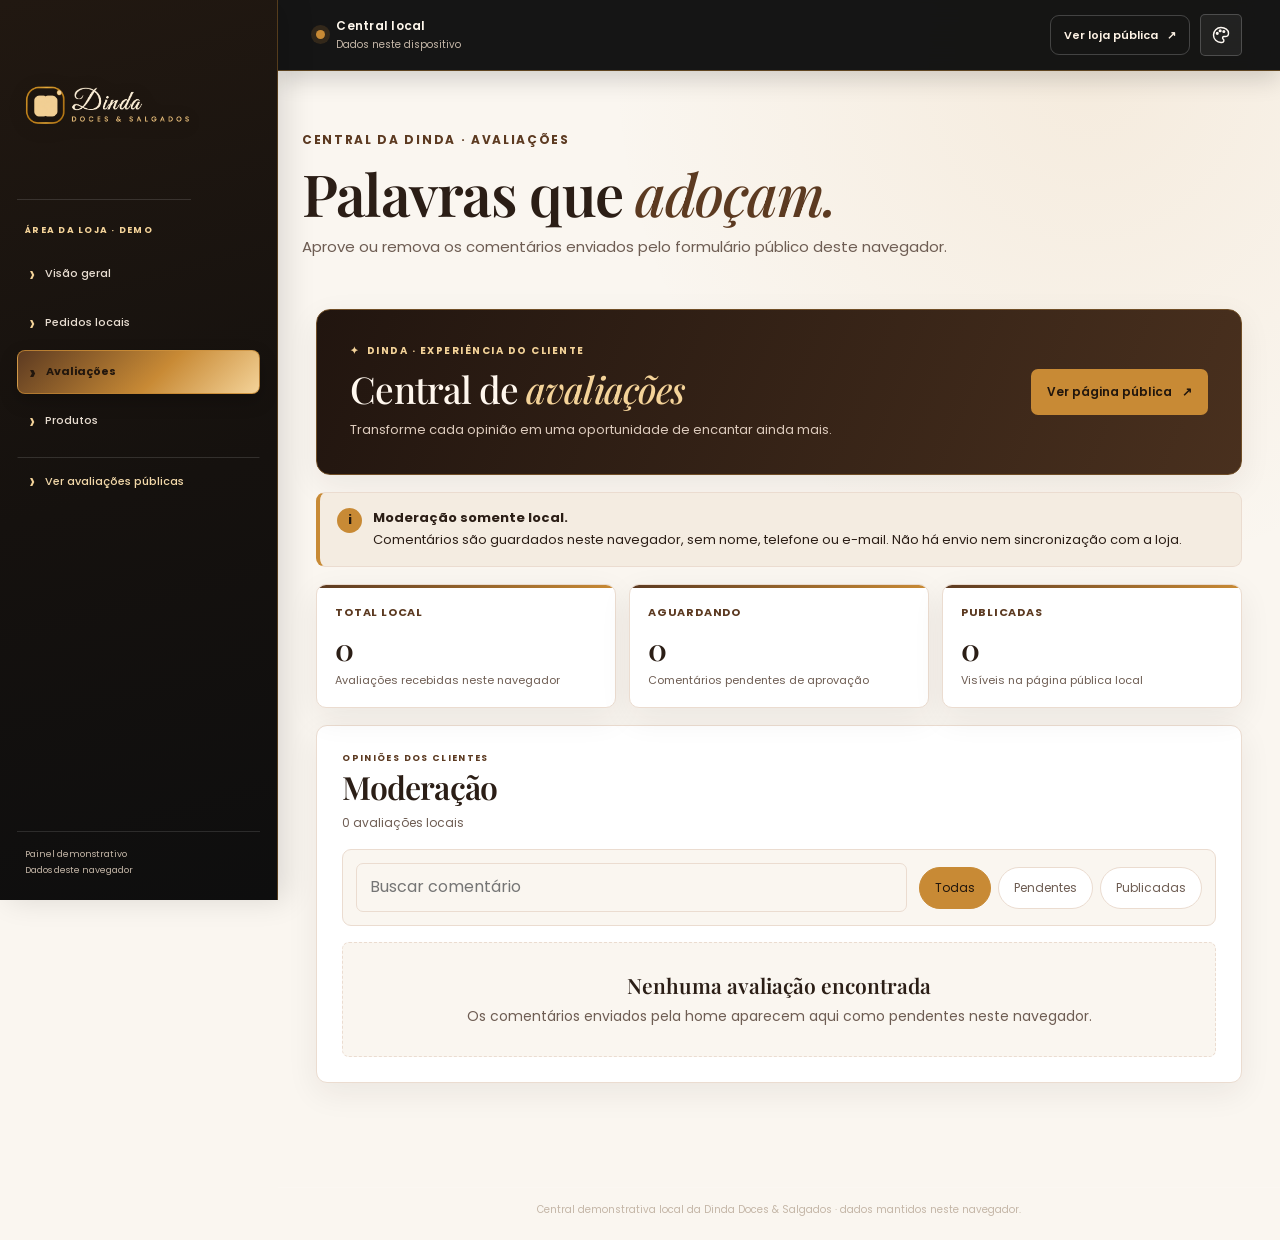
<file: avaliacoes.html>
<!DOCTYPE html>

<html data-tema="marrom" lang="pt-BR">

<head>
  <meta charset="utf-8" />
  <meta content="width=device-width, initial-scale=1" name="viewport" />
  <meta content="#0e0e0e" name="theme-color" />
  <meta content="Modere avaliações da demonstração local da Dinda." name="description" />
  <title>Avaliações | Central local da Dinda</title>
  <link href="img/fivecon.png" rel="icon" type="image/png" />
  <link href="https://fonts.googleapis.com" rel="preconnect" />
  <link crossorigin="" href="https://fonts.gstatic.com" rel="preconnect" />
  <link
    href="https://fonts.googleapis.com/css2?family=Great+Vibes&amp;family=Playfair+Display:ital,wght@0,500;0,600;0,700;1,500;1,600&amp;family=Poppins:wght@400;500;600;700&amp;display=swap"
    rel="stylesheet" />
  <link href="css/site.css" rel="stylesheet" />
  <link href="css/ref-avaliacoes.css" rel="stylesheet" />
  <link href="css/admin-layout.css" rel="stylesheet" />
  <link href="css/responsive-tablet.css" rel="stylesheet" />
  <script>
    try {
      const t = localStorage.getItem("dinda-novo-tema");
      if (["marrom", "preto", "rosa", "rosa-preto"].includes(t))
        document.documentElement.dataset.tema = t;
    } catch (e) { }
  </script>
  <script defer="" src="js/store.js"></script>
  <script defer="" src="js/reviews-store.js"></script>
  <script defer="" src="js/layout.js"></script>
  <script defer="" src="js/site.js"></script>
  <script defer="" src="js/admin.js"></script>
  <script defer="" src="js/reviews-admin.js"></script>
</head>

<body class="administracao-pagina pagina-referencia-avaliacoes">
  <a class="pular-link" href="#principal-conteudo">Pular para o conteúdo</a>
  <header class="administracao-barraglobal">
    <div class="administracao-barraglobal-interno">
      <div class="administracao-barraglobal-contexto">
        <span aria-hidden="true" class="administracao-barraglobal-ponto"></span><span><strong>Central
            local</strong><small>Dados neste dispositivo</small></span>
      </div>
      <div class="administracao-barraglobal-acoes">
        <a class="administracao-barraglobal-loja" href="index.html">Ver loja pública <span
            aria-hidden="true">↗</span></a>
        <div class="tema-seletor">
          <button aria-controls="tema-menu" aria-expanded="false" aria-haspopup="true"
            aria-label="Escolher tema de cores" class="icone-botao tema-gatilho" id="tema-alternar" type="button">
            <svg aria-hidden="true" viewbox="0 0 24 24">
              <path
                d="M12 3a9 9 0 1 0 0 18h1.2a2.3 2.3 0 0 0 1.4-4.1 1.7 1.7 0 0 1 1-3.1H17a4 4 0 0 0 4-4c0-3.8-4-6.8-9-6.8Z">
              </path>
              <circle cx="7.5" cy="10" r="1"></circle>
              <circle cx="11" cy="6.8" r="1"></circle>
              <circle cx="15.4" cy="7.8" r="1"></circle>
            </svg>
          </button>
          <div aria-label="Temas disponíveis" class="tema-menu" hidden="" id="tema-menu" role="group">
            <span class="tema-menu-titulo">Escolha seu tema</span>
            <button aria-pressed="true" class="tema-opcao" data-tema-escolha="marrom" type="button">
              <span class="tema-amostra amostra-marrom"></span>Marrom
            </button>
            <button aria-pressed="false" class="tema-opcao" data-tema-escolha="preto" type="button">
              <span class="tema-amostra amostra-preto"></span>Preto Luxo
            </button>
            <button aria-pressed="false" class="tema-opcao" data-tema-escolha="rosa" type="button">
              <span class="tema-amostra amostra-rosa"></span>Rosa Soft
            </button>
            <button aria-pressed="false" class="tema-opcao" data-tema-escolha="rosa-preto" type="button">
              <span class="tema-amostra amostra-rosa-chique"></span>Rosa Chic
            </button>
          </div>
        </div>
        <button aria-controls="administracao-barra-lateral" aria-expanded="false"
          aria-label="Abrir navegação administrativa" class="hamburguer administracao-menu-alternar"
          id="administracao-menu-alternar" type="button">
          <span></span><span></span><span></span>
        </button>
      </div>
    </div>
  </header>
  <div aria-hidden="true" class="administracao-navegacao-sobreposicao" hidden=""
    id="administracao-navegacao-sobreposicao"></div>
  <div aria-atomic="true" aria-live="polite" class="site-notificacao" hidden="" id="site-notificacao" role="status">
  </div>
  <main aria-labelledby="avaliacoes-pagina-titulo" class="pagina-principal" id="principal-conteudo" tabindex="-1">
    <section aria-labelledby="avaliacoes-pagina-titulo" class="estrutura pagina-titulo-bloco">
      <p class="sobretitulo">Central da Dinda · avaliações</p>
      <h1 id="avaliacoes-pagina-titulo">Palavras que <em>adoçam.</em></h1>
      <p>
        Aprove ou remova os comentários enviados pelo formulário público deste
        navegador.
      </p>
    </section>
    <div class="administracao-involucro estrutura">
      <aside aria-hidden="false" aria-label="Navegação da central demonstrativa" class="administracao-barra-lateral"
        id="administracao-barra-lateral">
        <div aria-label="Dinda Doces &amp; Salgados" class="administracao-marca marca">
          <img alt="Dinda Doces &amp; Salgados" height="60" src="img/logo-dinda.png" width="180" />
        </div>
        <p class="administracao-barra-lateral-titulo">Área da loja · demo</p>
        <nav aria-label="Navegação administrativa">
          <a href="painel.html">Visão geral</a>
          <a href="pedidos.html">Pedidos locais</a>
          <a aria-current="page" href="avaliacoes.html">Avaliações</a>
          <a href="produtos.html">Produtos</a>
          <a class="administracao-link-vitrine" href="index.html#depoimentos">Ver avaliações públicas</a>
        </nav>
        <p class="administracao-barra-lateral-nota">
          Painel demonstrativo<br />Dados deste navegador
        </p>
      </aside>
      <div class="administracao-conteudo">
        <header class="avaliacoes-boasvindas">
          <div>
            <p class="avaliacoes-antetitulo">
              ✦  Dinda · experiência do cliente
            </p>
            <h2>Central de <em>avaliações</em></h2>
            <p>
              Transforme cada opinião em uma oportunidade de encantar ainda
              mais.
            </p>
          </div>
          <a class="avaliacoes-loja-link" href="index.html#depoimentos">Ver página pública <span
              aria-hidden="true">↗</span></a>
        </header>
        <div class="administracao-aviso" role="note">
          <span aria-hidden="true">i</span>
          <div>
            <strong>Moderação somente local.</strong>Comentários são guardados
            neste navegador, sem nome, telefone ou e-mail. Não há envio nem
            sincronização com a loja.
          </div>
        </div>
        <section aria-label="Resumo de avaliações" class="administracao-estatisticas">
          <article class="administracao-estatistica">
            <span>Total local</span><strong id="avaliacao-total">0</strong><small>Avaliações recebidas neste
              navegador</small>
          </article>
          <article class="administracao-estatistica">
            <span>Aguardando</span><strong id="avaliacao-pendente">0</strong><small>Comentários pendentes de
              aprovação</small>
          </article>
          <article class="administracao-estatistica">
            <span>Publicadas</span><strong id="avaliacao-aprovado">0</strong><small>Visíveis na página pública
              local</small>
          </article>
        </section>
        <section aria-labelledby="avaliacoes-moderacao-titulo" class="administracao-painel">
          <div class="administracao-titulo">
            <div>
              <p class="painel-antetitulo">OPINIÕES DOS CLIENTES</p>
              <h2 id="avaliacoes-moderacao-titulo">Moderação</h2>
              <p aria-live="polite" id="avaliacao-administracao-contagem">
                Carregando avaliações…
              </p>
            </div>
          </div>
          <div class="administracao-barra-de-ferramentas">
            <label class="visualmente-oculto" for="avaliacao-administracao-buscar">Buscar em avaliações</label>
            <input class="administracao-buscar" id="avaliacao-administracao-buscar" placeholder="Buscar comentário"
              type="search" />
            <div aria-label="Filtrar avaliações" class="administracao-filtros" role="group">
              <button aria-pressed="true" class="administracao-filtro" data-avaliacao-filtro="todas" type="button">
                Todas
              </button>
              <button aria-pressed="false" class="administracao-filtro" data-avaliacao-filtro="pendente" type="button">
                Pendentes
              </button>
              <button aria-pressed="false" class="administracao-filtro" data-avaliacao-filtro="aprovada" type="button">
                Publicadas
              </button>
            </div>
          </div>
          <div aria-live="polite" class="administracao-avaliacao-lista" id="avaliacao-administracao-lista"></div>
          <template id="avaliacao-cartao-template">
            <article class="administracao-avaliacao-cartao">
              <div class="administracao-avaliacao-cabeca">
                <div>
                  <h3 data-avaliacao-campo="cliente">Cliente Dinda</h3><span class="administracao-pedido-meta"
                    data-avaliacao-campo="data"></span>
                </div>
                <span class="status-pildora" data-avaliacao-campo="status"></span>
              </div>
              <div aria-label="0 de 5 estrelas" class="estrelas" data-avaliacao-campo="estrelas"></div>
              <blockquote data-avaliacao-campo="texto"></blockquote>
              <div class="administracao-avaliacao-acoes">
                <button class="botao-secundario" data-aprovar-avaliacao type="button">Aprovar e publicar</button>
                <button class="botao-secundario" data-desaprovar-avaliacao hidden type="button">Retirar do site</button>
                <button class="botao-secundario" data-excluir-avaliacao type="button">Excluir avaliação</button>
              </div>
            </article>
          </template>
          <template id="avaliacao-vazio-template">
            <section class="vazio-estado">
              <h3>Nenhuma avaliação encontrada</h3>
              <p>Os comentários enviados pela home aparecem aqui como pendentes neste navegador.</p>
            </section>
          </template>
        </section>
        <p class="demo-nota">
          A home mostra apenas avaliações aprovadas localmente. Avaliações
          fixas de demonstração do ZIP antigo não foram importadas.
        </p>
      </div>
    </div>
  </main>

  <footer class="rodape-administrativo">
    <p>Central demonstrativa local da Dinda Doces &amp; Salgados · dados mantidos neste navegador.</p>
  </footer>
</body>

</html>
</file>
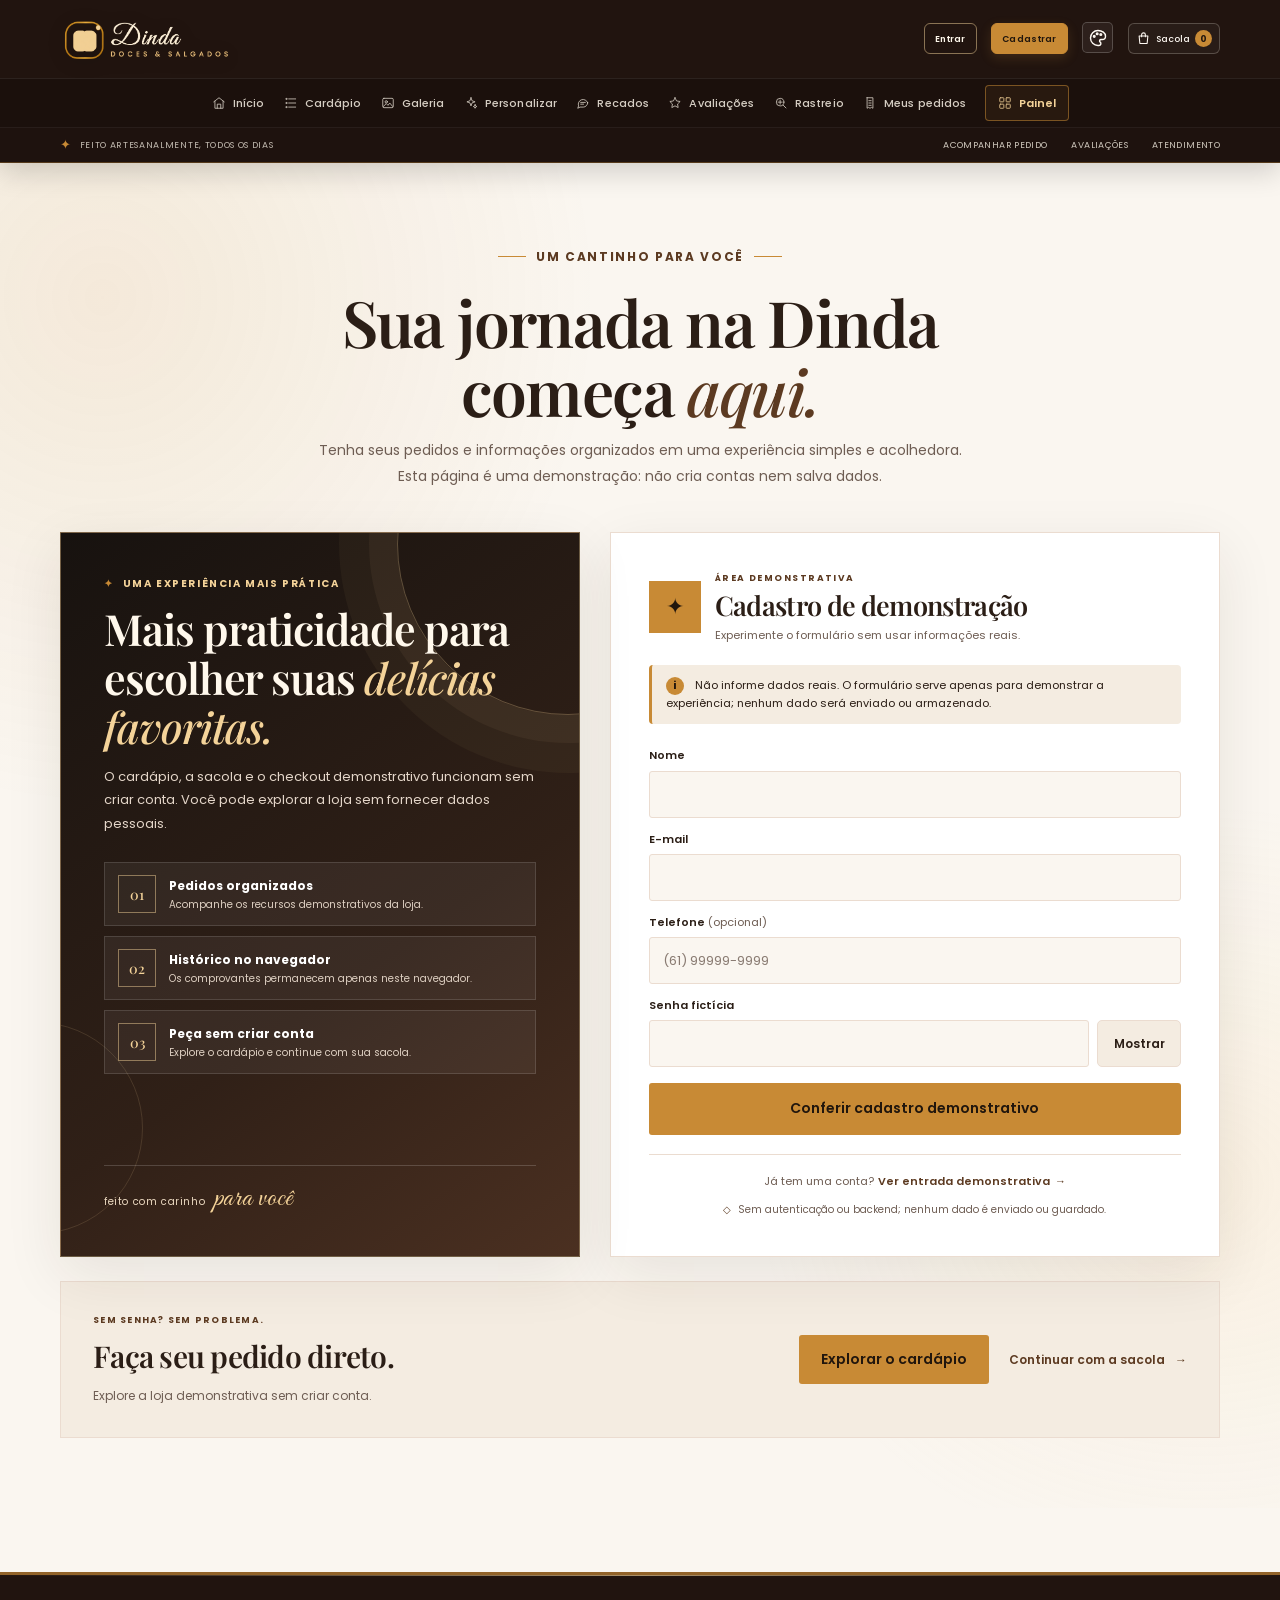
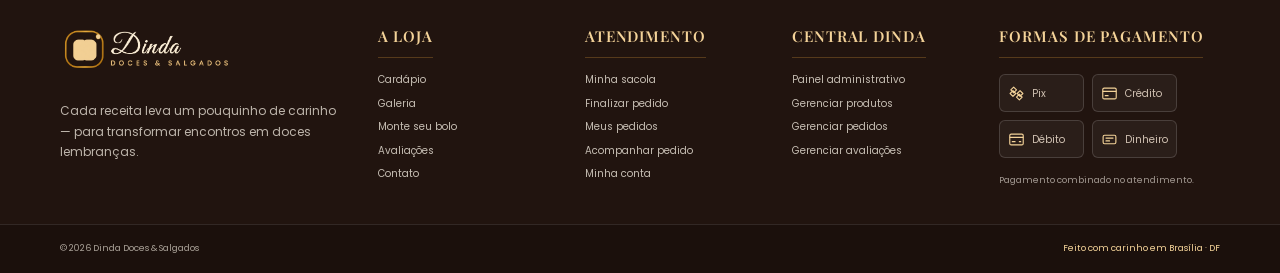
<file: cadastro.html>
<!DOCTYPE html>

<html data-tema="marrom" lang="pt-BR">

<head>
  <meta charset="utf-8" />
  <meta content="width=device-width, initial-scale=1" name="viewport" />
  <meta content="#0e0e0e" name="theme-color" />
  <meta content="Cadastro demonstrativo da Dinda; nenhum dado é enviado nem guardado." name="description" />
  <title>Criar conta — Dinda Doces &amp; Salgados</title>
  <link href="img/fivecon.png" rel="icon" type="image/png" />
  <link href="https://fonts.googleapis.com" rel="preconnect" />
  <link crossorigin="" href="https://fonts.gstatic.com" rel="preconnect" />
  <link
    href="https://fonts.googleapis.com/css2?family=Great+Vibes&amp;family=Playfair+Display:ital,wght@0,500;0,600;0,700;1,500;1,600&amp;family=Poppins:wght@400;500;600;700&amp;display=swap"
    rel="stylesheet" />
  <link href="css/site.css" rel="stylesheet" />
  <link href="css/ref-cadastro.css" rel="stylesheet" />
  <link href="css/responsive-tablet.css" rel="stylesheet" />
  <script>
    try {
      const t = localStorage.getItem("dinda-novo-tema");
      if (["marrom", "preto", "rosa", "rosa-preto"].includes(t))
        document.documentElement.dataset.tema = t;
    } catch (e) { }
  </script>
  <script defer="" src="js/store.js"></script>
  <script defer="" src="js/layout.js"></script>
  <script defer="" src="js/site.js"></script>
  <script defer="" src="js/account.js"></script>
</head>

<body class="pagina-referencia-cadastro">
  <a class="pular-link" href="#principal-conteudo">Pular para o conteúdo</a>
  <div class="aviso-barra">
    <div class="estrutura aviso-interno">
      <span>Feito artesanalmente em Brasília — DF</span><a href="index.html#contato">Segunda a sábado · 8h às 18h</a>
    </div>
  </div>
  <header class="site-cabecalho">
    <div class="estrutura cabecalho-interno">
      <a aria-label="Dinda Doces e Salgados — início" class="marca" href="index.html#inicio"><img
          alt="Dinda Doces &amp; Salgados" height="60" src="img/logo-dinda.png" width="180" /></a>
      <div aria-label="Ações da loja" class="cabecalho-acoes">
        <a class="cabecalho-conta-botao" href="login.html">Entrar</a>
        <a class="cabecalho-cadastrar-botao" href="cadastro.html">Cadastrar</a>
        <div class="tema-seletor">
          <button aria-controls="tema-menu" aria-expanded="false" aria-haspopup="true"
            aria-label="Escolher tema de cores" class="icone-botao tema-gatilho" id="tema-alternar" type="button">
            <svg aria-hidden="true" viewbox="0 0 24 24">
              <path
                d="M12 3a9 9 0 1 0 0 18h1.2a2.3 2.3 0 0 0 1.4-4.1 1.7 1.7 0 0 1 1-3.1H17a4 4 0 0 0 4-4c0-3.8-4-6.8-9-6.8Z">
              </path>
              <circle cx="7.5" cy="10" r="1"></circle>
              <circle cx="11" cy="6.8" r="1"></circle>
              <circle cx="15.4" cy="7.8" r="1"></circle>
            </svg>
          </button>
          <div aria-label="Temas disponíveis" class="tema-menu" hidden="" id="tema-menu" role="group">
            <span class="tema-menu-titulo">Escolha seu tema</span>
            <button aria-pressed="true" class="tema-opcao" data-tema-escolha="marrom" type="button">
              <span class="tema-amostra amostra-marrom"></span>Marrom
            </button>
            <button aria-pressed="false" class="tema-opcao" data-tema-escolha="preto" type="button">
              <span class="tema-amostra amostra-preto"></span>Preto Luxo
            </button>
            <button aria-pressed="false" class="tema-opcao" data-tema-escolha="rosa" type="button">
              <span class="tema-amostra amostra-rosa"></span>Rosa Soft
            </button>
            <button aria-pressed="false" class="tema-opcao" data-tema-escolha="rosa-preto" type="button">
              <span class="tema-amostra amostra-rosa-chique"></span>Rosa Chic
            </button>
          </div>
        </div>
        <a aria-label="Sacola, 0 itens" class="sacola-link" href="carrinho.html"><svg aria-hidden="true"
            viewbox="0 0 24 24">
            <path d="M5 8h14l-1.2 12H6.2L5 8Z"></path>
            <path d="M9 9V6a3 3 0 0 1 6 0v3"></path>
          </svg><span class="sacola-rotulo">Sacola</span><span aria-label="0 itens na sacola" aria-live="polite"
            class="sacola-contagem" id="sacola-contagem">0</span></a>
        <button aria-controls="movel-menu" aria-expanded="false" aria-label="Abrir menu" class="hamburguer"
          id="menu-alternar" type="button">
          <span></span><span></span><span></span>
        </button>
      </div>
      <nav aria-label="Menu principal" class="movel-menu" hidden="" id="movel-menu">
        <span class="movel-menu-titulo">Conheça a Dinda</span><a class="navegacao-link" href="index.html#inicio"><svg
            aria-hidden="true" class="navegacao-icone" focusable="false" viewbox="0 0 24 24">
            <path d="m3 10 9-7 9 7M5 9v12h14V9M9 21v-7h6v7"></path>
          </svg><span>Início</span></a><a class="navegacao-link" href="index.html#cardapio"><svg aria-hidden="true"
            class="navegacao-icone" focusable="false" viewbox="0 0 24 24">
            <path d="M8 5h12M8 12h12M8 19h12"></path>
            <circle cx="4" cy="5" r="1"></circle>
            <circle cx="4" cy="12" r="1"></circle>
            <circle cx="4" cy="19" r="1"></circle>
          </svg><span>Cardápio</span></a><a class="navegacao-link" href="index.html#galeria"><svg aria-hidden="true"
            class="navegacao-icone" focusable="false" viewbox="0 0 24 24">
            <rect height="16" rx="2" width="18" x="3" y="4"></rect>
            <circle cx="9" cy="10" r="2"></circle>
            <path d="m4 18 5-5 3 3 3-4 5 6"></path>
          </svg><span>Galeria de fotos</span></a><a class="navegacao-link" href="index.html#recados"><svg
            aria-hidden="true" class="navegacao-icone" focusable="false" viewbox="0 0 24 24">
            <path d="M20 11.5a7.5 7.5 0 0 1-7.5 7.5H7l-4 2 1.4-4A7.5 7.5 0 1 1 20 11.5Z"></path>
            <path d="M8 11h8M8 14h5"></path>
          </svg><span>Novidades e recados</span></a><a class="navegacao-link" href="personalizar.html"><svg
            aria-hidden="true" class="navegacao-icone" focusable="false" viewbox="0 0 24 24">
            <path d="m12 3 1.8 5.2L19 10l-5.2 1.8L12 17l-1.8-5.2L5 10l5.2-1.8L12 3Z"></path>
            <path d="m19 15 .9 2.1L22 18l-2.1.9L19 21l-.9-2.1L16 18l2.1-.9L19 15Z"></path>
          </svg><span>Personalizar seu bolo</span></a><a class="navegacao-link" href="index.html#depoimentos"><svg
            aria-hidden="true" class="navegacao-icone" focusable="false" viewbox="0 0 24 24">
            <path d="m12 3 2.7 5.5 6.1.9-4.4 4.3 1 6.1-5.4-2.9-5.4 2.9 1-6.1-4.4-4.3 6.1-.9L12 3Z"></path>
          </svg><span>Avaliações e dúvidas</span></a><a class="navegacao-link" href="index.html#contato"><svg
            aria-hidden="true" class="navegacao-icone" focusable="false" viewbox="0 0 24 24">
            <path
              d="M6.5 3.5h3l1.7 4.2-2 1.6a15 15 0 0 0 5.5 5.5l1.6-2 4.2 1.7v3a2 2 0 0 1-2.2 2A17.5 17.5 0 0 1 4.5 5.7a2 2 0 0 1 2-2.2Z">
            </path>
          </svg><span>Contato</span></a><a class="navegacao-link" href="index.html#localizacao"><svg aria-hidden="true"
            class="navegacao-icone" focusable="false" viewbox="0 0 24 24">
            <path d="M20 10c0 5-8 11-8 11S4 15 4 10a8 8 0 1 1 16 0Z"></path>
            <circle cx="12" cy="10" r="2.5"></circle>
          </svg><span>Mapa de Brasília</span></a><span class="movel-menu-titulo">Seu pedido</span><a
          class="navegacao-link" href="carrinho.html"><svg aria-hidden="true" class="navegacao-icone" focusable="false"
            viewbox="0 0 24 24">
            <path d="M5 8h14l-1.2 12H6.2L5 8Z"></path>
            <path d="M9 9V6a3 3 0 0 1 6 0v3"></path>
          </svg><span>Minha sacola</span></a><a class="navegacao-link" href="checkout.html"><svg aria-hidden="true"
            class="navegacao-icone" focusable="false" viewbox="0 0 24 24">
            <rect height="14" rx="2" width="18" x="3" y="5"></rect>
            <path d="M3 10h18M7 15h4"></path>
          </svg><span>Finalizar pedido</span></a><a class="navegacao-link" href="meus-pedidos.html"><svg
            aria-hidden="true" class="navegacao-icone" focusable="false" viewbox="0 0 24 24">
            <path d="M7 3h10v18l-2.5-1.5L12 21l-2.5-1.5L7 21V3Z"></path>
            <path d="M10 8h4M10 12h4M10 16h4"></path>
          </svg><span>Meus pedidos neste navegador</span></a><a class="navegacao-link" href="rastreio.html"><svg
            aria-hidden="true" class="navegacao-icone" focusable="false" viewbox="0 0 24 24">
            <circle cx="10.5" cy="10.5" r="6.5"></circle>
            <path d="m16 16 4.5 4.5M10.5 7v7M7 10.5h7"></path>
          </svg><span>Acompanhar por referência</span></a><span class="movel-menu-titulo">Conta e central local</span><a
          class="navegacao-link" href="login.html"><svg aria-hidden="true" class="navegacao-icone" focusable="false"
            viewbox="0 0 24 24">
            <circle cx="12" cy="8" r="3.2"></circle>
            <path d="M5.5 20a6.5 6.5 0 0 1 13 0"></path>
          </svg><span>Entrar</span></a><a aria-current="page" class="navegacao-link" href="cadastro.html"><svg
            aria-hidden="true" class="navegacao-icone" focusable="false" viewbox="0 0 24 24">
            <circle cx="9" cy="8" r="3"></circle>
            <path d="M3.5 20a5.5 5.5 0 0 1 11 0M18 8v6M15 11h6"></path>
          </svg><span>Criar conta</span></a><a class="navegacao-link administracao-entrada-link" href="painel.html"><svg
            aria-hidden="true" class="navegacao-icone" focusable="false" viewbox="0 0 24 24">
            <rect height="7" rx="1" width="7" x="3" y="3"></rect>
            <rect height="7" rx="1" width="7" x="14" y="3"></rect>
            <rect height="7" rx="1" width="7" x="3" y="14"></rect>
            <rect height="7" rx="1" width="7" x="14" y="14"></rect>
          </svg><span>Painel do admin — demonstração local</span></a>
      </nav>
    </div>
    <div class="cabecalho-navegacao-linha">
      <nav aria-label="Navegação principal" class="computador-navegacao estrutura">
        <a class="navegacao-link" href="index.html#inicio"><svg aria-hidden="true" class="navegacao-icone"
            focusable="false" viewbox="0 0 24 24">
            <path d="m3 10 9-7 9 7M5 9v12h14V9M9 21v-7h6v7"></path>
          </svg><span>Início</span></a><a class="navegacao-link" href="index.html#cardapio"><svg aria-hidden="true"
            class="navegacao-icone" focusable="false" viewbox="0 0 24 24">
            <path d="M8 5h12M8 12h12M8 19h12"></path>
            <circle cx="4" cy="5" r="1"></circle>
            <circle cx="4" cy="12" r="1"></circle>
            <circle cx="4" cy="19" r="1"></circle>
          </svg><span>Cardápio</span></a><a class="navegacao-link" href="index.html#galeria"><svg aria-hidden="true"
            class="navegacao-icone" focusable="false" viewbox="0 0 24 24">
            <rect height="16" rx="2" width="18" x="3" y="4"></rect>
            <circle cx="9" cy="10" r="2"></circle>
            <path d="m4 18 5-5 3 3 3-4 5 6"></path>
          </svg><span>Galeria</span></a><a class="navegacao-link" href="personalizar.html"><svg aria-hidden="true"
            class="navegacao-icone" focusable="false" viewbox="0 0 24 24">
            <path d="m12 3 1.8 5.2L19 10l-5.2 1.8L12 17l-1.8-5.2L5 10l5.2-1.8L12 3Z"></path>
            <path d="m19 15 .9 2.1L22 18l-2.1.9L19 21l-.9-2.1L16 18l2.1-.9L19 15Z"></path>
          </svg><span>Personalizar</span></a><a class="navegacao-link" href="index.html#recados"><svg aria-hidden="true"
            class="navegacao-icone" focusable="false" viewbox="0 0 24 24">
            <path d="M20 11.5a7.5 7.5 0 0 1-7.5 7.5H7l-4 2 1.4-4A7.5 7.5 0 1 1 20 11.5Z"></path>
            <path d="M8 11h8M8 14h5"></path>
          </svg><span>Recados</span></a><a class="navegacao-link" href="index.html#depoimentos"><svg aria-hidden="true"
            class="navegacao-icone" focusable="false" viewbox="0 0 24 24">
            <path d="m12 3 2.7 5.5 6.1.9-4.4 4.3 1 6.1-5.4-2.9-5.4 2.9 1-6.1-4.4-4.3 6.1-.9L12 3Z"></path>
          </svg><span>Avaliações</span></a><a class="navegacao-link" href="rastreio.html"><svg aria-hidden="true"
            class="navegacao-icone" focusable="false" viewbox="0 0 24 24">
            <circle cx="10.5" cy="10.5" r="6.5"></circle>
            <path d="m16 16 4.5 4.5M10.5 7v7M7 10.5h7"></path>
          </svg><span>Rastreio</span></a><a class="navegacao-link" href="meus-pedidos.html"><svg aria-hidden="true"
            class="navegacao-icone" focusable="false" viewbox="0 0 24 24">
            <path d="M7 3h10v18l-2.5-1.5L12 21l-2.5-1.5L7 21V3Z"></path>
            <path d="M10 8h4M10 12h4M10 16h4"></path>
          </svg><span>Meus pedidos</span></a><a class="navegacao-link administracao-entrada-link"
          href="painel.html"><svg aria-hidden="true" class="navegacao-icone" focusable="false" viewbox="0 0 24 24">
            <rect height="7" rx="1" width="7" x="3" y="3"></rect>
            <rect height="7" rx="1" width="7" x="14" y="3"></rect>
            <rect height="7" rx="1" width="7" x="3" y="14"></rect>
            <rect height="7" rx="1" width="7" x="14" y="14"></rect>
          </svg><span>Painel</span></a>
      </nav>
    </div>
    <div class="cabecalho-servico-linha">
      <div class="estrutura cabecalho-servico-interno">
        <span class="cabecalho-servico-nota"><span aria-hidden="true" class="servico-marca">✦</span> Feito
          artesanalmente, todos os dias</span>
        <div class="cabecalho-servico-links">
          <a href="rastreio.html">Acompanhar pedido</a><a href="index.html#depoimentos">Avaliações</a><a
            href="index.html#contato">Atendimento</a>
        </div>
      </div>
    </div>
  </header>
  <div aria-atomic="true" aria-live="polite" class="site-notificacao" hidden="" id="site-notificacao" role="status">
  </div>
  <main aria-labelledby="cadastro-titulo" class="pagina-principal cadastro-principal" id="principal-conteudo"
    tabindex="-1">
    <section aria-labelledby="cadastro-titulo" class="cadastro-destaque">
      <div class="estrutura cadastro-estrutura">
        <header class="cadastro-introducao">
          <p class="sobretitulo">Um cantinho para você</p>
          <h1 id="cadastro-titulo">
            Sua jornada na Dinda começa <em>aqui.</em>
          </h1>
          <p class="cadastro-apresentacao">
            Tenha seus pedidos e informações organizados em uma experiência
            simples e acolhedora. Esta página é uma demonstração: não cria
            contas nem salva dados.
          </p>
        </header>
        <div class="cadastro-grade">
          <section aria-labelledby="cadastro-beneficios-titulo" class="cadastro-vitrine">
            <div class="vitrine-conteudo">
              <p class="vitrine-antetitulo">Uma experiência mais prática</p>
              <h2 id="cadastro-beneficios-titulo">
                Mais praticidade para escolher suas
                <em>delícias favoritas.</em>
              </h2>
              <p class="vitrine-redacao">
                O cardápio, a sacola e o checkout demonstrativo funcionam sem
                criar conta. Você pode explorar a loja sem fornecer dados
                pessoais.
              </p>
              <ul class="cadastro-beneficios">
                <li>
                  <span aria-hidden="true" class="beneficio-marca">01</span><span><strong>Pedidos
                      organizados</strong><small>Acompanhe os recursos demonstrativos da loja.</small></span>
                </li>
                <li>
                  <span aria-hidden="true" class="beneficio-marca">02</span><span><strong>Histórico no
                      navegador</strong><small>Os comprovantes permanecem apenas neste
                      navegador.</small></span>
                </li>
                <li>
                  <span aria-hidden="true" class="beneficio-marca">03</span><span><strong>Peça sem criar
                      conta</strong><small>Explore o cardápio e continue com sua sacola.</small></span>
                </li>
              </ul>
            </div>
            <p class="vitrine-assinatura">
              feito com carinho <span class="assinatura">para você</span>
            </p>
          </section>
          <section aria-labelledby="cadastrar-titulo" class="cadastro-cartao">
            <div class="cadastro-cartao-cabeca">
              <span aria-hidden="true" class="cadastro-icone">✦</span>
              <div>
                <p class="cartao-sobretitulo">Área demonstrativa</p>
                <h2 id="cadastrar-titulo">Cadastro de demonstração</h2>
                <p>Experimente o formulário sem usar informações reais.</p>
              </div>
            </div>
            <div class="auth-aviso" role="note">
              Não informe dados reais. O formulário serve apenas para
              demonstrar a experiência; nenhum dado será enviado ou
              armazenado.
            </div>
            <form class="auth-formulario" data-conta-formulario="">
              <div class="formulario-campos">
                <label for="cadastrar-nome">Nome</label>
                <input autocomplete="off" id="cadastrar-nome" maxlength="100" minlength="2" name="name" required="" />
              </div>
              <div class="formulario-campos">
                <label for="cadastrar-email">E-mail</label>
                <input autocomplete="off" id="cadastrar-email" name="email" required="" type="email" />
              </div>
              <div class="formulario-campos">
                <label for="cadastrar-telefone">Telefone
                  <span class="opcional-rotulo">(opcional)</span></label>
                <input autocomplete="off" id="cadastrar-telefone" inputmode="tel" name="phone"
                  placeholder="(61) 99999-9999" type="tel" />
              </div>
              <div class="formulario-campos">
                <label for="cadastrar-senha">Senha fictícia</label>
                <div class="senha-linha">
                  <input autocomplete="off" data-senha-campo="" id="cadastrar-senha" minlength="4" name="password"
                    required="" type="password" />
                  <button aria-controls="cadastrar-senha" aria-pressed="false" class="botao-secundario"
                    data-alternar-senha="" type="button">
                    Mostrar
                  </button>
                </div>
              </div>
              <button class="botao botao-principal botao-largo" data-conta-enviar="" type="submit">
                Conferir cadastro demonstrativo
              </button>
              <p aria-live="polite" class="formulario-sucesso" data-conta-comentario="" hidden="" role="status"></p>
            </form>
            <p class="cadastro-acesso">
              Já tem uma conta?
              <a class="texto-link" href="login.html">Ver entrada demonstrativa
                <span aria-hidden="true">→</span></a>
            </p>
            <p class="cadastro-seguranca">
              <span aria-hidden="true">◇</span> Sem autenticação ou backend;
              nenhum dado é enviado ou guardado.
            </p>
          </section>
        </div>
        <nav aria-label="Outras formas de continuar" class="cadastro-proximo-etapas">
          <div>
            <p class="sobretitulo">Sem senha? Sem problema.</p>
            <h2>Faça seu pedido direto.</h2>
            <p>Explore a loja demonstrativa sem criar conta.</p>
          </div>
          <div class="proximo-etapa-links">
            <a class="botao botao-principal" href="index.html#cardapio">Explorar o cardápio</a><a class="texto-link"
              href="checkout.html">Continuar com a sacola <span aria-hidden="true">→</span></a>
          </div>
        </nav>
      </div>
    </section>
  </main>
  <footer class="site-rodape">
    <section class="estrutura rodape-principal">
      <div class="rodape-marca">
        <a aria-label="Dinda Doces e Salgados — início" class="rodape-logo-link" href="index.html#inicio"><img
            alt="Dinda Doces &amp; Salgados" height="60" src="img/logo-dinda.png" width="180" /></a>
        <p>
          Cada receita leva um pouquinho de carinho — para transformar
          encontros em doces lembranças.
        </p>
        <span class="assinatura">Dinda · Brasília</span>
      </div>
      <div class="rodape-coluna">
        <h2>A loja</h2>
        <a href="index.html#cardapio">Cardápio</a><a href="index.html#galeria">Galeria</a><a
          href="personalizar.html">Monte seu bolo</a><a href="index.html#depoimentos">Avaliações</a><a
          href="index.html#contato">Contato</a>
      </div>
      <div class="rodape-coluna">
        <h2>Atendimento</h2>
        <a href="carrinho.html">Minha sacola</a><a href="checkout.html">Finalizar pedido</a><a
          href="meus-pedidos.html">Meus pedidos</a><a href="rastreio.html">Acompanhar pedido</a><a
          href="login.html">Minha conta</a>
      </div>
      <div class="rodape-coluna rodape-administracao-coluna">
        <h2>Central Dinda</h2>
        <a href="painel.html">Painel administrativo</a><a href="produtos.html">Gerenciar produtos</a><a
          href="pedidos.html">Gerenciar pedidos</a><a href="avaliacoes.html">Gerenciar avaliações</a><span
          class="rodape-demo-nota">Demonstração local neste navegador</span>
      </div>
      <div class="rodape-coluna rodape-pagamento-coluna">
        <h2>Formas de pagamento</h2>
        <div aria-label="Formas de pagamento informadas pela loja" class="pagamento-metodos">
          <span class="pagamento-metodo"><svg aria-hidden="true" viewbox="0 0 24 24">
              <path d="m8 3 4 4-4 4-4-4 4-4Zm8 10 4 4-4 4-4-4 4-4ZM3 12l4-4 4 4-4 4-4-4Zm10 0 4-4 4 4-4 4-4-4Z"></path>
            </svg><span>Pix</span></span>
          <span class="pagamento-metodo"><svg aria-hidden="true" viewbox="0 0 24 24">
              <rect height="15" rx="2" width="19" x="2.5" y="4.5"></rect>
              <path d="M3 9h18M6 15h4"></path>
            </svg><span>Crédito</span></span>
          <span class="pagamento-metodo"><svg aria-hidden="true" viewbox="0 0 24 24">
              <rect height="15" rx="2" width="19" x="2.5" y="4.5"></rect>
              <path d="M3 9h18M6 15h4M16 15h2"></path>
            </svg><span>Débito</span></span>
          <span class="pagamento-metodo"><svg aria-hidden="true" viewbox="0 0 24 24">
              <rect height="12" rx="2" width="18" x="3" y="6"></rect>
              <path d="M7 10h10M7 14h5"></path>
            </svg><span>Dinheiro</span></span>
        </div>
        <small class="pagamento-nota">Pagamento combinado no atendimento.</small>
      </div>
    </section>
    <section class="rodape-inferior">
      <div class="estrutura">
        <span>© <span data-atual-ano="">2026</span> Dinda Doces &amp;
          Salgados</span><span>Feito com carinho em Brasília · DF</span>
      </div>
    </section>
  </footer>
  <button aria-label="Voltar ao topo" class="voltar-para-superior" title="Voltar ao topo" type="button">
    <svg aria-hidden="true" viewbox="0 0 24 24">
      <path d="M12 19V5M6.5 10.5 12 5l5.5 5.5"></path>
    </svg><span>Topo</span>
  </button>
</body>

</html>
</file>
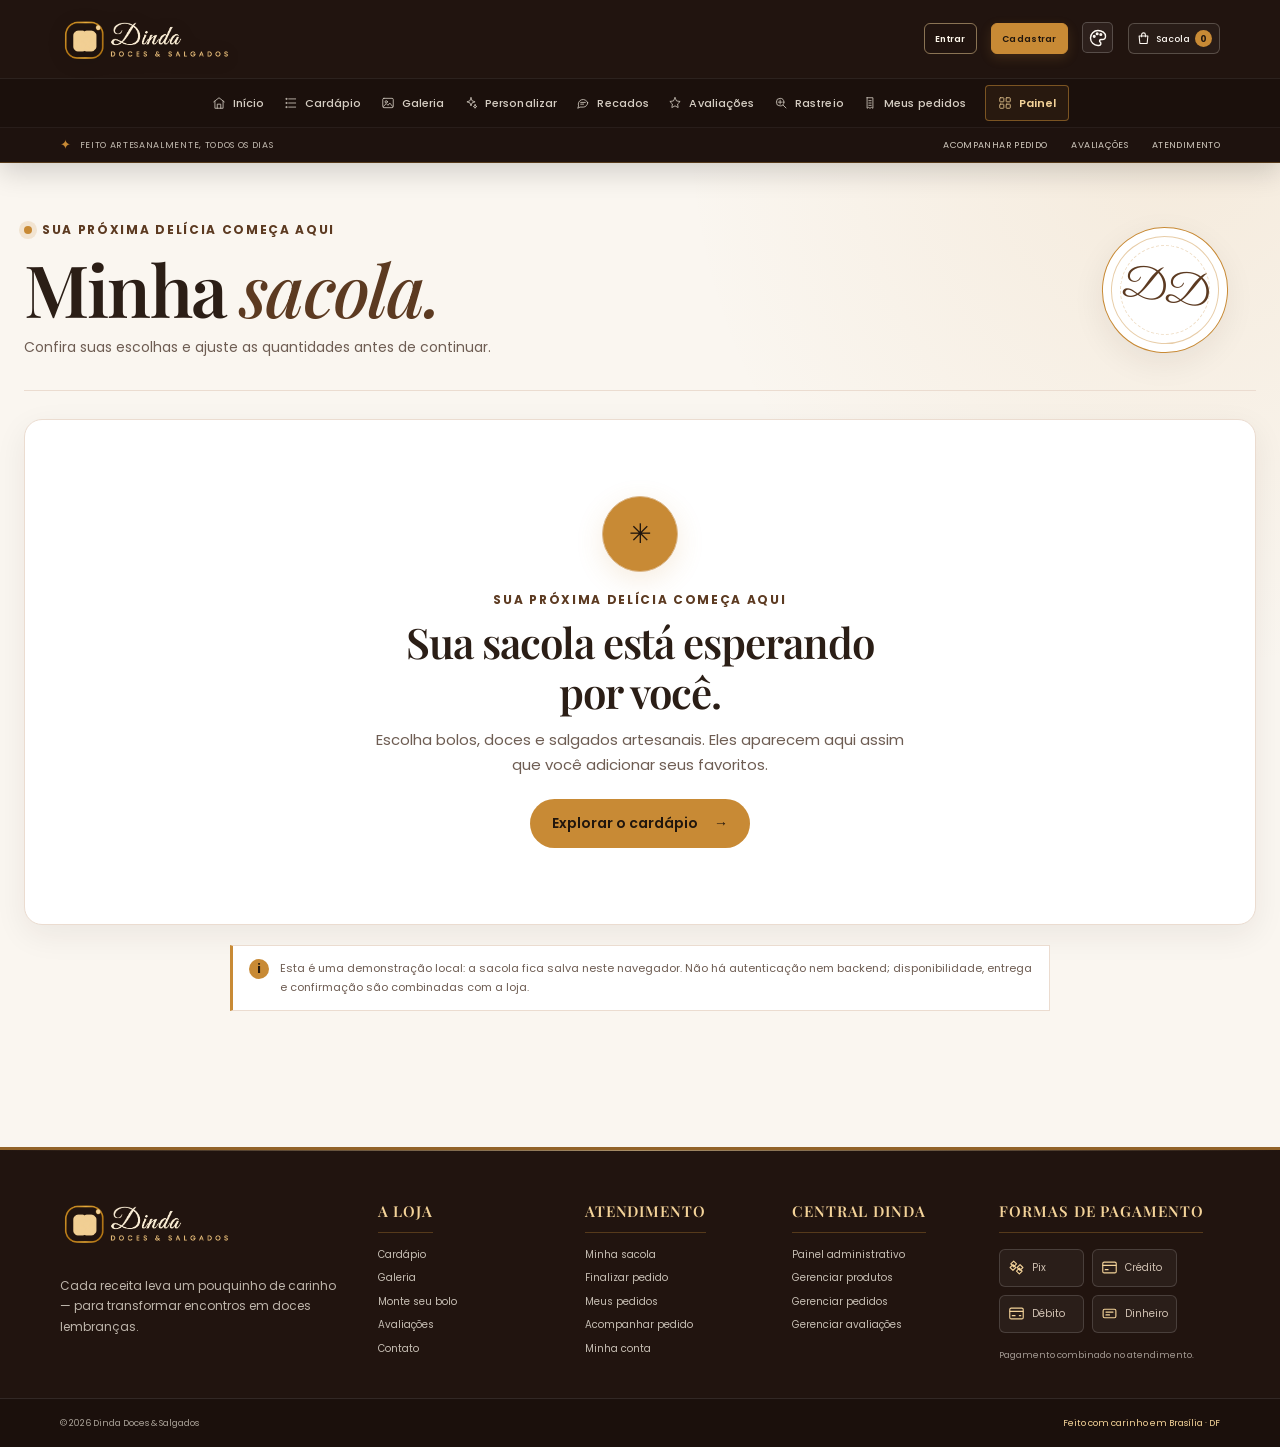
<file: carrinho.html>
<!DOCTYPE html>

<html data-tema="marrom" lang="pt-BR">

<head>
  <meta charset="utf-8" />
  <meta content="width=device-width, initial-scale=1" name="viewport" />
  <meta content="#0e0e0e" name="theme-color" />
  <meta content="Confira sua sacola da Dinda e prepare seu pedido." name="description" />
  <title>Minha sacola — Dinda Doces &amp; Salgados</title>
  <link href="img/fivecon.png" rel="icon" type="image/png" />
  <link href="https://fonts.googleapis.com" rel="preconnect" />
  <link crossorigin="" href="https://fonts.gstatic.com" rel="preconnect" />
  <link
    href="https://fonts.googleapis.com/css2?family=Great+Vibes&amp;family=Playfair+Display:ital,wght@0,500;0,600;0,700;1,500;1,600&amp;family=Poppins:wght@400;500;600;700&amp;display=swap"
    rel="stylesheet" />
  <link href="css/site.css" rel="stylesheet" />
  <link href="css/ref-carrinho.css" rel="stylesheet" />
  <link href="css/responsive-tablet.css" rel="stylesheet" />
  <script>
    try {
      const t = localStorage.getItem("dinda-novo-tema");
      if (["marrom", "preto", "rosa", "rosa-preto"].includes(t))
        document.documentElement.dataset.tema = t;
    } catch (e) { }
  </script>
  <script defer="" src="js/store.js"></script>
  <script defer="" src="js/layout.js"></script>
  <script defer="" src="js/site.js"></script>
  <script defer="" src="js/cart.js"></script>
</head>

<body class="pagina-referencia-carrinho">
  <a class="pular-link" href="#principal-conteudo">Pular para o conteúdo</a>
  <div class="aviso-barra">
    <div class="estrutura aviso-interno">
      <span>Feito artesanalmente em Brasília — DF</span><a href="index.html#contato">Segunda a sábado · 8h às 18h</a>
    </div>
  </div>
  <header class="site-cabecalho">
    <div class="estrutura cabecalho-interno">
      <a aria-label="Dinda Doces e Salgados — início" class="marca" href="index.html#inicio"><img
          alt="Dinda Doces &amp; Salgados" height="60" src="img/logo-dinda.png" width="180" /></a>
      <div aria-label="Ações da loja" class="cabecalho-acoes">
        <a class="cabecalho-conta-botao" href="login.html">Entrar</a>
        <a class="cabecalho-cadastrar-botao" href="cadastro.html">Cadastrar</a>
        <div class="tema-seletor">
          <button aria-controls="tema-menu" aria-expanded="false" aria-haspopup="true"
            aria-label="Escolher tema de cores" class="icone-botao tema-gatilho" id="tema-alternar" type="button">
            <svg aria-hidden="true" viewbox="0 0 24 24">
              <path
                d="M12 3a9 9 0 1 0 0 18h1.2a2.3 2.3 0 0 0 1.4-4.1 1.7 1.7 0 0 1 1-3.1H17a4 4 0 0 0 4-4c0-3.8-4-6.8-9-6.8Z">
              </path>
              <circle cx="7.5" cy="10" r="1"></circle>
              <circle cx="11" cy="6.8" r="1"></circle>
              <circle cx="15.4" cy="7.8" r="1"></circle>
            </svg>
          </button>
          <div aria-label="Temas disponíveis" class="tema-menu" hidden="" id="tema-menu" role="group">
            <span class="tema-menu-titulo">Escolha seu tema</span>
            <button aria-pressed="true" class="tema-opcao" data-tema-escolha="marrom" type="button">
              <span class="tema-amostra amostra-marrom"></span>Marrom
            </button>
            <button aria-pressed="false" class="tema-opcao" data-tema-escolha="preto" type="button">
              <span class="tema-amostra amostra-preto"></span>Preto Luxo
            </button>
            <button aria-pressed="false" class="tema-opcao" data-tema-escolha="rosa" type="button">
              <span class="tema-amostra amostra-rosa"></span>Rosa Soft
            </button>
            <button aria-pressed="false" class="tema-opcao" data-tema-escolha="rosa-preto" type="button">
              <span class="tema-amostra amostra-rosa-chique"></span>Rosa Chic
            </button>
          </div>
        </div>
        <a aria-label="Sacola, 0 itens" class="sacola-link" href="carrinho.html"><svg aria-hidden="true"
            viewbox="0 0 24 24">
            <path d="M5 8h14l-1.2 12H6.2L5 8Z"></path>
            <path d="M9 9V6a3 3 0 0 1 6 0v3"></path>
          </svg>
          <span class="sacola-rotulo">Sacola</span>
          <span aria-label="0 itens na sacola" aria-live="polite"
            class="sacola-contagem" id="sacola-contagem">0</span>
          </a>
        <button aria-controls="movel-menu" aria-expanded="false" aria-label="Abrir menu" class="hamburguer"
          id="menu-alternar" type="button">
          <span></span><span></span><span></span>
        </button>
      </div>
      <nav aria-label="Menu principal" class="movel-menu" hidden="" id="movel-menu">
        <span class="movel-menu-titulo">Conheça a Dinda</span>
        <a class="navegacao-link" href="index.html#inicio">
          <svg
            aria-hidden="true" class="navegacao-icone" focusable="false" viewbox="0 0 24 24">
            <path d="m3 10 9-7 9 7M5 9v12h14V9M9 21v-7h6v7"></path>
          </svg>
          <span>Início</span>
        </a>
        <a class="navegacao-link" href="index.html#cardapio">
          <svg aria-hidden="true"
            class="navegacao-icone" focusable="false" viewbox="0 0 24 24">
            <path d="M8 5h12M8 12h12M8 19h12"></path>
            <circle cx="4" cy="5" r="1"></circle>
            <circle cx="4" cy="12" r="1"></circle>
            <circle cx="4" cy="19" r="1"></circle>
          </svg>
          <span>Cardápio</span>
        </a>
        <a class="navegacao-link" href="index.html#galeria">
          <svg aria-hidden="true"
            class="navegacao-icone" focusable="false" viewbox="0 0 24 24">
            <rect height="16" rx="2" width="18" x="3" y="4"></rect>
            <circle cx="9" cy="10" r="2"></circle>
            <path d="m4 18 5-5 3 3 3-4 5 6"></path>
          </svg>
          <span>Galeria de fotos</span>
        </a>
        <a class="navegacao-link" href="index.html#recados">
          <svg aria-hidden="true" class="navegacao-icone" focusable="false" viewbox="0 0 24 24">
            <path d="M20 11.5a7.5 7.5 0 0 1-7.5 7.5H7l-4 2 1.4-4A7.5 7.5 0 1 1 20 11.5Z"></path>
            <path d="M8 11h8M8 14h5"></path>
          </svg>
          <span>Novidades e recados</span>
        </a>
        <a class="navegacao-link" href="personalizar.html">
          <svg
            aria-hidden="true" class="navegacao-icone" focusable="false" viewbox="0 0 24 24">
            <path d="m12 3 1.8 5.2L19 10l-5.2 1.8L12 17l-1.8-5.2L5 10l5.2-1.8L12 3Z"></path>
            <path d="m19 15 .9 2.1L22 18l-2.1.9L19 21l-.9-2.1L16 18l2.1-.9L19 15Z"></path>
          </svg>
          <span>Personalizar seu bolo</span>
        </a>
        <a class="navegacao-link" href="index.html#depoimentos">
          <svg
            aria-hidden="true" class="navegacao-icone" focusable="false" viewbox="0 0 24 24">
            <path d="m12 3 2.7 5.5 6.1.9-4.4 4.3 1 6.1-5.4-2.9-5.4 2.9 1-6.1-4.4-4.3 6.1-.9L12 3Z"></path>
          </svg>
          <span>Avaliações e dúvidas</span>
        </a>
        <a class="navegacao-link" href="index.html#contato">
          <svg aria-hidden="true" class="navegacao-icone" focusable="false" viewbox="0 0 24 24">
            <path
              d="M6.5 3.5h3l1.7 4.2-2 1.6a15 15 0 0 0 5.5 5.5l1.6-2 4.2 1.7v3a2 2 0 0 1-2.2 2A17.5 17.5 0 0 1 4.5 5.7a2 2 0 0 1 2-2.2Z">
            </path>
          </svg>
          <span>Contato</span>
        </a>
        <a class="navegacao-link" href="index.html#localizacao">
          <svg aria-hidden="true"
            class="navegacao-icone" focusable="false" viewbox="0 0 24 24">
            <path d="M20 10c0 5-8 11-8 11S4 15 4 10a8 8 0 1 1 16 0Z"></path>
            <circle cx="12" cy="10" r="2.5"></circle>
          </svg>
          <span>Mapa de Brasília</span>
        </a>
        <span class="movel-menu-titulo">Seu pedido</span>
        <a aria-current="page" class="navegacao-link" href="carrinho.html"><svg aria-hidden="true" class="navegacao-icone" focusable="false"
            viewbox="0 0 24 24">
            <path d="M5 8h14l-1.2 12H6.2L5 8Z"></path>
            <path d="M9 9V6a3 3 0 0 1 6 0v3"></path>
          </svg><span>Minha sacola</span>
        </a>
        <a class="navegacao-link" href="checkout.html">
          <svg aria-hidden="true"
            class="navegacao-icone" focusable="false" viewbox="0 0 24 24">
            <rect height="14" rx="2" width="18" x="3" y="5"></rect>
            <path d="M3 10h18M7 15h4"></path>
          </svg>
          <span>Finalizar pedido</span>
        </a>
        <a class="navegacao-link" href="meus-pedidos.html">
          <svg
            aria-hidden="true" class="navegacao-icone" focusable="false" viewbox="0 0 24 24">
            <path d="M7 3h10v18l-2.5-1.5L12 21l-2.5-1.5L7 21V3Z"></path>
            <path d="M10 8h4M10 12h4M10 16h4"></path>
          </svg>
          <span>Meus pedidos neste navegador</span>
        </a>
        <a class="navegacao-link" href="rastreio.html">
          <svg
            aria-hidden="true" class="navegacao-icone" focusable="false" viewbox="0 0 24 24">
            <circle cx="10.5" cy="10.5" r="6.5"></circle>
            <path d="m16 16 4.5 4.5M10.5 7v7M7 10.5h7"></path>
          </svg>
          <span>Acompanhar por referência</span>
        </a>
        <span class="movel-menu-titulo">Conta e central local</span>
        <a
          class="navegacao-link" href="login.html">
          <svg aria-hidden="true" class="navegacao-icone" focusable="false"
            viewbox="0 0 24 24">
            <circle cx="12" cy="8" r="3.2"></circle>
            <path d="M5.5 20a6.5 6.5 0 0 1 13 0"></path>
          </svg>
          <span>Entrar</span>
        </a>
        <a class="navegacao-link" href="cadastro.html">
          <svg aria-hidden="true"
            class="navegacao-icone" focusable="false" viewbox="0 0 24 24">
            <circle cx="9" cy="8" r="3"></circle>
            <path d="M3.5 20a5.5 5.5 0 0 1 11 0M18 8v6M15 11h6"></path>
          </svg>
          <span>Criar conta</span>
        </a>
        <a class="navegacao-link administracao-entrada-link" href="painel.html"><svg
            aria-hidden="true" class="navegacao-icone" focusable="false" viewbox="0 0 24 24">
            <rect height="7" rx="1" width="7" x="3" y="3"></rect>
            <rect height="7" rx="1" width="7" x="14" y="3"></rect>
            <rect height="7" rx="1" width="7" x="3" y="14"></rect>
            <rect height="7" rx="1" width="7" x="14" y="14"></rect>
          </svg>
          <span>Painel do admin — demonstração local</span>
        </a>
      </nav>
    </div>
    <div class="cabecalho-navegacao-linha">
      <nav aria-label="Navegação principal" class="computador-navegacao estrutura">
        <a class="navegacao-link" href="index.html#inicio">
          <svg aria-hidden="true" class="navegacao-icone"
            focusable="false" viewbox="0 0 24 24">
            <path d="m3 10 9-7 9 7M5 9v12h14V9M9 21v-7h6v7"></path>
          </svg>
          <span>Início</span>
        </a>
        <a class="navegacao-link" href="index.html#cardapio">
          <svg aria-hidden="true"
            class="navegacao-icone" focusable="false" viewbox="0 0 24 24">
            <path d="M8 5h12M8 12h12M8 19h12"></path>
            <circle cx="4" cy="5" r="1"></circle>
            <circle cx="4" cy="12" r="1"></circle>
            <circle cx="4" cy="19" r="1"></circle>
          </svg>
          <span>Cardápio</span>
        </a>
        <a class="navegacao-link" href="index.html#galeria">
          <svg aria-hidden="true"
            class="navegacao-icone" focusable="false" viewbox="0 0 24 24">
            <rect height="16" rx="2" width="18" x="3" y="4"></rect>
            <circle cx="9" cy="10" r="2"></circle>
            <path d="m4 18 5-5 3 3 3-4 5 6"></path>
          </svg>
          <span>Galeria</span>
        </a>
        <a class="navegacao-link" href="personalizar.html">
          <svg aria-hidden="true"
            class="navegacao-icone" focusable="false" viewbox="0 0 24 24">
            <path d="m12 3 1.8 5.2L19 10l-5.2 1.8L12 17l-1.8-5.2L5 10l5.2-1.8L12 3Z"></path>
            <path d="m19 15 .9 2.1L22 18l-2.1.9L19 21l-.9-2.1L16 18l2.1-.9L19 15Z"></path>
          </svg>
          <span>Personalizar</span>
        </a>
        <a class="navegacao-link" href="index.html#recados">
          <svg aria-hidden="true"
            class="navegacao-icone" focusable="false" viewbox="0 0 24 24">
            <path d="M20 11.5a7.5 7.5 0 0 1-7.5 7.5H7l-4 2 1.4-4A7.5 7.5 0 1 1 20 11.5Z"></path>
            <path d="M8 11h8M8 14h5"></path>
          </svg>
          <span>Recados</span>
        </a>
        <a class="navegacao-link" href="index.html#depoimentos">
          <svg aria-hidden="true"
            class="navegacao-icone" focusable="false" viewbox="0 0 24 24">
            <path d="m12 3 2.7 5.5 6.1.9-4.4 4.3 1 6.1-5.4-2.9-5.4 2.9 1-6.1-4.4-4.3 6.1-.9L12 3Z"></path>
          </svg>
          <span>Avaliações</span>
        </a>
        <a class="navegacao-link" href="rastreio.html">
          <svg aria-hidden="true"
            class="navegacao-icone" focusable="false" viewbox="0 0 24 24">
            <circle cx="10.5" cy="10.5" r="6.5"></circle>
            <path d="m16 16 4.5 4.5M10.5 7v7M7 10.5h7"></path>
          </svg>
          <span>Rastreio</span>
        </a>
        <a class="navegacao-link" href="meus-pedidos.html">
          <svg aria-hidden="true" class="navegacao-icone" focusable="false" viewbox="0 0 24 24">
            <path d="M7 3h10v18l-2.5-1.5L12 21l-2.5-1.5L7 21V3Z"></path>
            <path d="M10 8h4M10 12h4M10 16h4"></path>
          </svg>
          <span>Meus pedidos</span>
        </a>
        <a class="navegacao-link administracao-entrada-link"
          href="painel.html">
          <svg aria-hidden="true" class="navegacao-icone" focusable="false" viewbox="0 0 24 24">
            <rect height="7" rx="1" width="7" x="3" y="3"></rect>
            <rect height="7" rx="1" width="7" x="14" y="3"></rect>
            <rect height="7" rx="1" width="7" x="3" y="14"></rect>
            <rect height="7" rx="1" width="7" x="14" y="14"></rect>
          </svg>
          <span>Painel</span>
        </a>
      </nav>
    </div>
    <div class="cabecalho-servico-linha">
      <div class="estrutura cabecalho-servico-interno">
        <span class="cabecalho-servico-nota">
          <span aria-hidden="true" class="servico-marca">✦</span> Feito
          artesanalmente, todos os dias</span>
        <div class="cabecalho-servico-links">
          <a href="rastreio.html">Acompanhar pedido</a>
          <a href="index.html#depoimentos">Avaliações</a>
          <a href="index.html#contato">Atendimento</a>
        </div>
      </div>
    </div>
  </header>
  <div aria-atomic="true" aria-live="polite" class="site-notificacao" hidden="" id="site-notificacao" role="status">
  </div>
  <main aria-labelledby="sacola-pagina-titulo" class="pagina-principal" id="principal-conteudo" tabindex="-1">
    <section aria-labelledby="sacola-pagina-titulo" class="estrutura pagina-titulo-bloco sacola-titulo">
      <div class="sacola-titulo-redacao">
        <p class="sobretitulo">Sua próxima delícia começa aqui</p>
        <h1 id="sacola-pagina-titulo">Minha <em>sacola.</em></h1>
        <p>
          Confira suas escolhas e ajuste as quantidades antes de continuar.
        </p>
      </div>
      <div aria-hidden="true" class="sacola-titulo-marca"><span>DD</span></div>
    </section>
    <section aria-label="Itens e resumo da sacola" class="estrutura sacola-pagina-secao">
      <div aria-busy="true" id="sacola-conteudo"></div>
      <p class="sacola-local-nota">
        <span aria-hidden="true">i</span> Esta é uma demonstração local: a
        sacola fica salva neste navegador. Não há autenticação nem backend;
        disponibilidade, entrega e confirmação são combinadas com a loja.
      </p>
    </section>
    <template id="modelo-sacola-vazia">
      <section class="sacola-vazio">
        <span class="sacola-vazio-marca" aria-hidden="true">✳</span>
        <p class="sobretitulo">Sua próxima delícia começa aqui</p>
        <h2>Sua sacola está esperando por você.</h2>
        <p>Escolha bolos, doces e salgados artesanais. Eles aparecem aqui assim que você adicionar seus favoritos.</p>
        <a class="botao botao-principal" href="index.html#cardapio">Explorar o cardápio <span
            aria-hidden="true">→</span></a>
      </section>
    </template>
    <template id="modelo-sacola-com-itens">
      <div class="sacola-disposicao">
        <div>
          <div class="sacola-itens" data-lista-itens></div>
          <a class="sacola-continuar" href="index.html#cardapio"><span
              aria-hidden="true">＋</span> Adicionar mais delícias</a>
        </div>
        <aside class="sacola-resumo" aria-labelledby="sacola-resumo-titulo">
          <p class="sobretitulo">Sua encomenda</p>
          <h2 id="sacola-resumo-titulo">Resumo da sacola</h2>
          <div class="resumo-linha"><span>Produtos</span><strong data-total-produtos></strong></div>
          <div class="resumo-linha"><span>Quantidade total</span><strong data-total-unidades></strong></div>
          <div class="resumo-total"><span>Subtotal estimado</span><output data-subtotal></output></div>
          <p class="entrega-nota">A taxa de entrega, a disponibilidade e a confirmação do pedido são combinadas
            diretamente com a loja.</p>
          <a class="botao botao-principal botao-largo" href="checkout.html">Continuar para o pedido <span
              aria-hidden="true">→</span></a>
        </aside>
      </div>
    </template>
    <template id="modelo-item-sacola">
      <article class="sacola-item">
        <div class="sacola-item-imagem">
          <img alt="" width="128" height="128" loading="lazy" data-imagem-item><span
            aria-hidden="true" data-imagem-reserva hidden>✳</span></div>
        <div class="sacola-item-corpo">
          <h2 data-nome-item></h2>
          <p data-descricao-item></p>
          <span class="item-unidade-preco" data-preco-unitario></span>
          <div class="sacola-item-detalhes" data-detalhes-item hidden></div>
        </div>
        <div class="sacola-item-lado"><strong class="sacola-item-total" data-total-item></strong>
          <div class="sacola-item-acoes">
            <div class="quantidade-controle" role="group" data-grupo-quantidade>
              <button type="button" data-unidades="-1"
                aria-label="Diminuir quantidade">−</button>
                <output data-quantidade></output>
                <button type="button" data-unidades="1" aria-label="Aumentar quantidade">+</button></div>
            <button type="button" class="remover-botao" data-remover-item title="Remover item"><span
                aria-hidden="true">×</span>
              </button>
          </div>
        </div>
      </article>
    </template>
    <template id="modelo-detalhe-item"><span><b></b></span></template>
  </main>
  <footer class="site-rodape">
    <section class="estrutura rodape-principal">
      <div class="rodape-marca">
        <a aria-label="Dinda Doces e Salgados — início" class="rodape-logo-link" href="index.html#inicio"><img
            alt="Dinda Doces &amp; Salgados" height="60" src="img/logo-dinda.png" width="180" /></a>
        <p>
          Cada receita leva um pouquinho de carinho — para transformar
          encontros em doces lembranças.
        </p>
        <span class="assinatura">Dinda · Brasília</span>
      </div>
      <div class="rodape-coluna">
        <h2>A loja</h2>
        <a href="index.html#cardapio">Cardápio</a>
        <a href="index.html#galeria">Galeria</a>
        <a href="personalizar.html">Monte seu bolo</a>
        <a href="index.html#depoimentos">Avaliações</a>
        <a href="index.html#contato">Contato</a>
      </div>
      <div class="rodape-coluna">
        <h2>Atendimento</h2>
        <a aria-current="page" href="carrinho.html">Minha sacola</a>
        <a href="checkout.html">Finalizar pedido</a>
        <a href="meus-pedidos.html">Meus pedidos</a>
        <a href="rastreio.html">Acompanhar pedido</a>
        <a href="login.html">Minha conta</a>
      </div>
      <div class="rodape-coluna rodape-administracao-coluna">
        <h2>Central Dinda</h2>
        <a href="painel.html">Painel administrativo</a>
        <a href="produtos.html">Gerenciar produtos</a>
        <a href="pedidos.html">Gerenciar pedidos</a>
        <a href="avaliacoes.html">Gerenciar avaliações</a><span
          class="rodape-demo-nota">Demonstração local neste navegador</span>
      </div>
      <div class="rodape-coluna rodape-pagamento-coluna">
        <h2>Formas de pagamento</h2>
        <div aria-label="Formas de pagamento informadas pela loja" class="pagamento-metodos">
          <span class="pagamento-metodo">
            <svg aria-hidden="true" viewbox="0 0 24 24">
              <path d="m8 3 4 4-4 4-4-4 4-4Zm8 10 4 4-4 4-4-4 4-4ZM3 12l4-4 4 4-4 4-4-4Zm10 0 4-4 4 4-4 4-4-4Z"></path>
            </svg>
            <span>Pix</span></span>
          <span class="pagamento-metodo">
            <svg aria-hidden="true" viewbox="0 0 24 24">
              <rect height="15" rx="2" width="19" x="2.5" y="4.5"></rect>
              <path d="M3 9h18M6 15h4"></path>
            </svg>
            <span>Crédito</span>
          </span>
          <span class="pagamento-metodo">
            <svg aria-hidden="true" viewbox="0 0 24 24">
              <rect height="15" rx="2" width="19" x="2.5" y="4.5"></rect>
              <path d="M3 9h18M6 15h4M16 15h2"></path>
            </svg>
            <span>Débito</span>
          </span>
          <span class="pagamento-metodo">
            <svg aria-hidden="true" viewbox="0 0 24 24">
              <rect height="12" rx="2" width="18" x="3" y="6"></rect>
              <path d="M7 10h10M7 14h5"></path>
            </svg><span>Dinheiro</span></span>
        </div>
        <small class="pagamento-nota">Pagamento combinado no atendimento.</small>
      </div>
    </section>
    <section class="rodape-inferior">
      <div class="estrutura">
        <span>© <span data-atual-ano="">2026</span> Dinda Doces &amp;
          Salgados</span><span>Feito com carinho em Brasília · DF</span>
      </div>
    </section>
  </footer>
  <button aria-label="Voltar ao topo" class="voltar-para-superior" title="Voltar ao topo" type="button">
    <svg aria-hidden="true" viewbox="0 0 24 24">
      <path d="M12 19V5M6.5 10.5 12 5l5.5 5.5"></path>
    </svg>
    <span>Topo</span>
  </button>
</body>

</html>
</file>
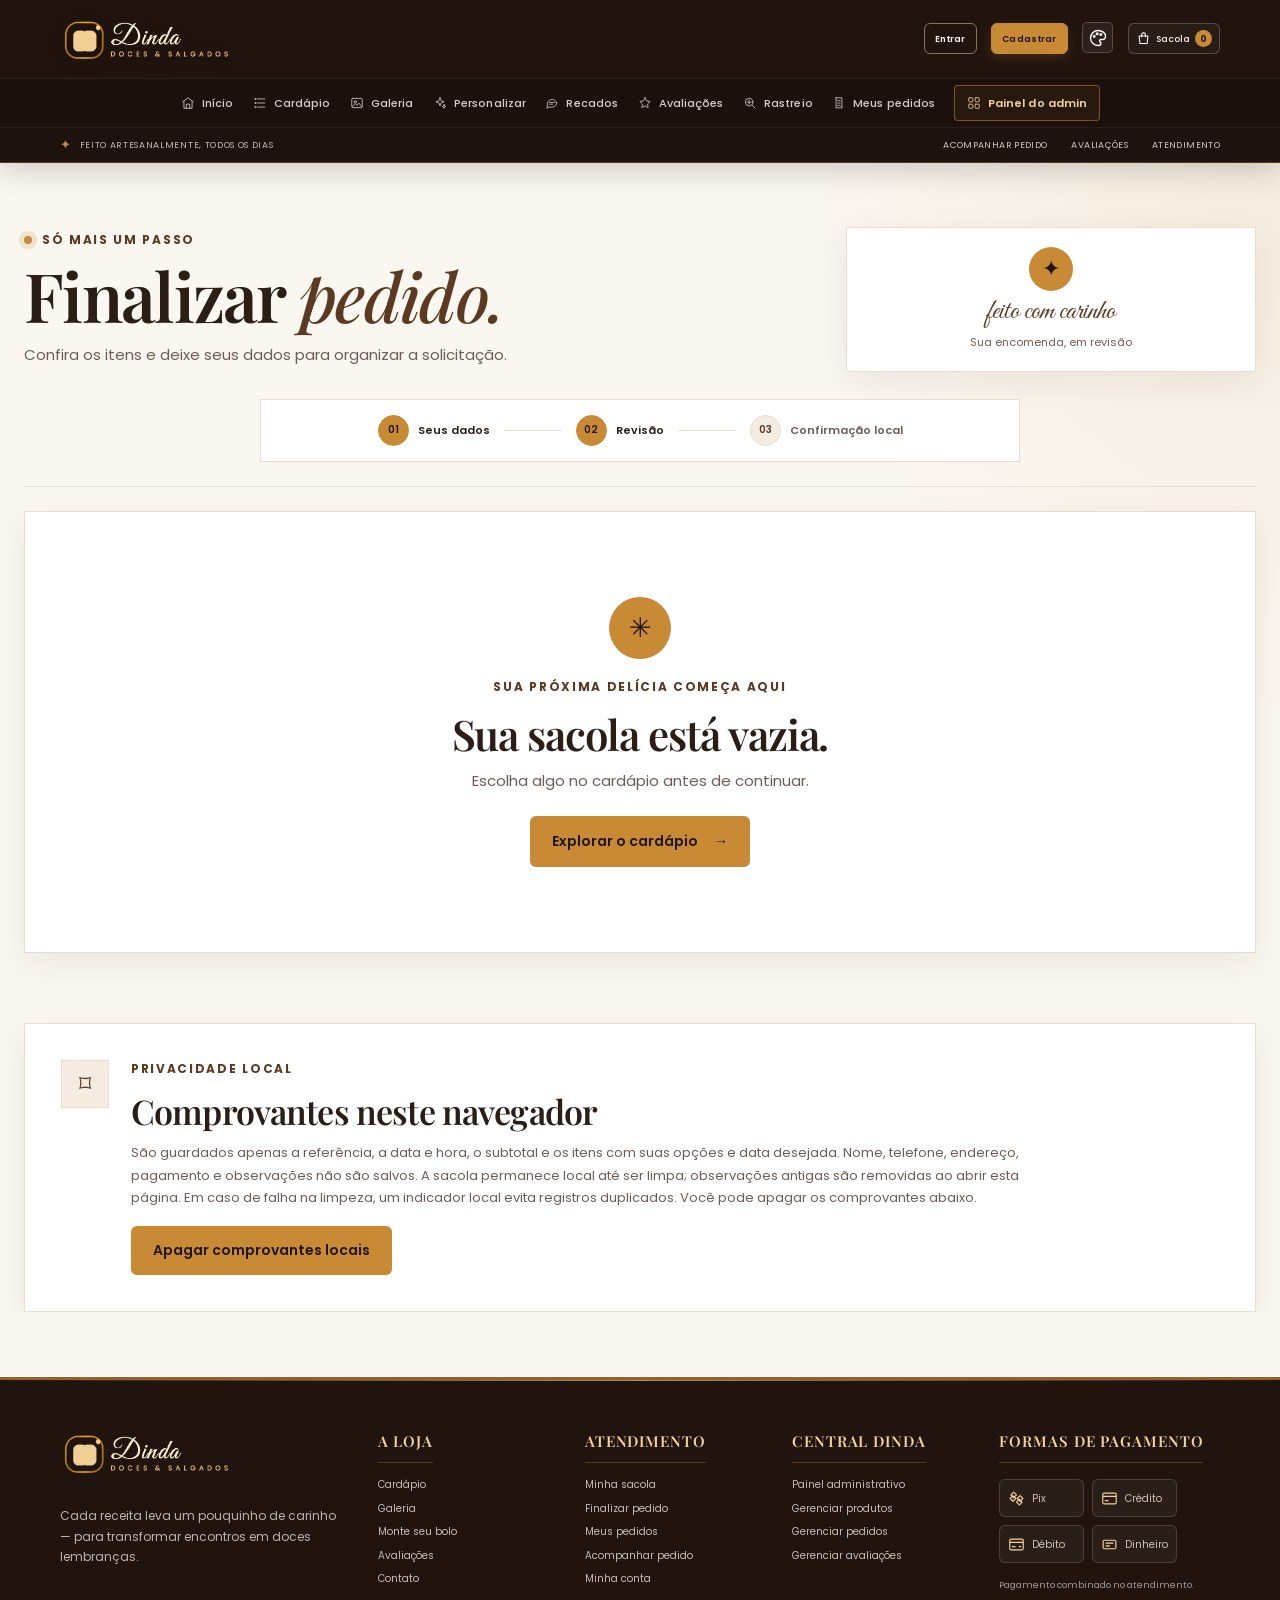
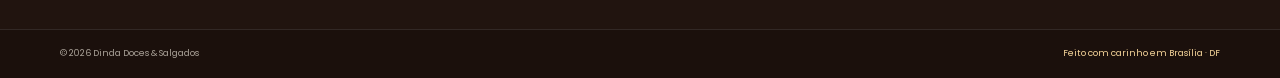
<file: checkout.html>
<!DOCTYPE html>

<html data-tema="marrom" lang="pt-BR">

<head>
  <meta charset="utf-8" />
  <meta content="width=device-width, initial-scale=1" name="viewport" />
  <meta content="#0e0e0e" name="theme-color" />
  <meta content="Revise suas escolhas e registre uma solicitação de pedido demonstrativa da Dinda."
    name="description" />
  <title>Finalizar pedido — Dinda Doces &amp; Salgados</title>
  <link href="img/fivecon.png" rel="icon" type="image/png" />
  <link href="https://fonts.googleapis.com" rel="preconnect" />
  <link crossorigin="" href="https://fonts.gstatic.com" rel="preconnect" />
  <link
    href="https://fonts.googleapis.com/css2?family=Great+Vibes&amp;family=Playfair+Display:ital,wght@0,500;0,600;0,700;1,500;1,600&amp;family=Poppins:wght@400;500;600;700&amp;display=swap"
    rel="stylesheet" />
  <link href="css/site.css" rel="stylesheet" />
  <link href="css/ref-checkout.css" rel="stylesheet" />
  <link href="css/responsive-tablet.css" rel="stylesheet" />
  <script>
    try {
      const t = localStorage.getItem("dinda-novo-tema");
      if (["marrom", "preto", "rosa", "rosa-preto"].includes(t))
        document.documentElement.dataset.tema = t;
    } catch (e) { }
  </script>
  <script defer="" src="js/store.js"></script>
  <script defer="" src="js/layout.js"></script>
  <script defer="" src="js/site.js"></script>
  <script defer="" src="js/checkout.js"></script>
</head>

<body class="pagina-referencia-finalizar">
  <a class="pular-link" href="#principal-conteudo">Pular para o conteúdo</a>
  <div class="aviso-barra">
    <div class="estrutura aviso-interno">
      <span>Feito artesanalmente em Brasília — DF</span><a href="index.html#contato">Segunda a sábado · 8h às 18h</a>
    </div>
  </div>
  <header class="site-cabecalho">
    <div class="estrutura cabecalho-interno">
      <a aria-label="Dinda Doces e Salgados — início" class="marca" href="index.html#inicio"><img
          alt="Dinda Doces &amp; Salgados" height="60" src="img/logo-dinda.png" width="180" /></a>
      <div aria-label="Ações da loja" class="cabecalho-acoes">
        <a class="cabecalho-conta-botao" href="login.html">Entrar</a>
        <a class="cabecalho-cadastrar-botao" href="cadastro.html">Cadastrar</a>
        <div class="tema-seletor">
          <button aria-controls="tema-menu" aria-expanded="false" aria-haspopup="true"
            aria-label="Escolher tema de cores" class="icone-botao tema-gatilho" id="tema-alternar" type="button">
            <svg aria-hidden="true" viewbox="0 0 24 24">
              <path
                d="M12 3a9 9 0 1 0 0 18h1.2a2.3 2.3 0 0 0 1.4-4.1 1.7 1.7 0 0 1 1-3.1H17a4 4 0 0 0 4-4c0-3.8-4-6.8-9-6.8Z">
              </path>
              <circle cx="7.5" cy="10" r="1"></circle>
              <circle cx="11" cy="6.8" r="1"></circle>
              <circle cx="15.4" cy="7.8" r="1"></circle>
            </svg>
          </button>
          <div aria-label="Temas disponíveis" class="tema-menu" hidden="" id="tema-menu" role="group">
            <span class="tema-menu-titulo">Escolha seu tema</span>
            <button aria-pressed="true" class="tema-opcao" data-tema-escolha="marrom" type="button">
              <span class="tema-amostra amostra-marrom"></span>Marrom
            </button>
            <button aria-pressed="false" class="tema-opcao" data-tema-escolha="preto" type="button">
              <span class="tema-amostra amostra-preto"></span>Preto Luxo
            </button>
            <button aria-pressed="false" class="tema-opcao" data-tema-escolha="rosa" type="button">
              <span class="tema-amostra amostra-rosa"></span>Rosa Soft
            </button>
            <button aria-pressed="false" class="tema-opcao" data-tema-escolha="rosa-preto" type="button">
              <span class="tema-amostra amostra-rosa-chique"></span>Rosa Chic
            </button>
          </div>
        </div>
        <a aria-label="Sacola, 0 itens" class="sacola-link" href="carrinho.html"><svg aria-hidden="true"
            viewbox="0 0 24 24">
            <path d="M5 8h14l-1.2 12H6.2L5 8Z"></path>
            <path d="M9 9V6a3 3 0 0 1 6 0v3"></path>
          </svg><span class="sacola-rotulo">Sacola</span><span aria-label="0 itens na sacola" aria-live="polite"
            class="sacola-contagem" id="sacola-contagem">0</span>
          </a>
        <button aria-controls="movel-menu" aria-expanded="false" aria-label="Abrir menu" class="hamburguer"
          id="menu-alternar" type="button">
          <span></span><span></span><span></span>
        </button>
      </div>
      <nav aria-label="Menu principal" class="movel-menu" hidden="" id="movel-menu">
        <span class="movel-menu-titulo">Conheça a Dinda</span>
        <a class="navegacao-link" href="index.html#inicio">
          <svg aria-hidden="true" class="navegacao-icone" focusable="false" viewbox="0 0 24 24">
            <path d="m3 10 9-7 9 7M5 9v12h14V9M9 21v-7h6v7"></path>
          </svg>
          <span>Início</span>
        </a>
        <a class="navegacao-link" href="index.html#cardapio">
          <svg aria-hidden="true"
            class="navegacao-icone" focusable="false" viewbox="0 0 24 24">
            <path d="M8 5h12M8 12h12M8 19h12"></path>
            <circle cx="4" cy="5" r="1"></circle>
            <circle cx="4" cy="12" r="1"></circle>
            <circle cx="4" cy="19" r="1"></circle>
          </svg>
          <span>Cardápio</span>
        </a>
        <a class="navegacao-link" href="index.html#galeria">
          <svg aria-hidden="true"
            class="navegacao-icone" focusable="false" viewbox="0 0 24 24">
            <rect height="16" rx="2" width="18" x="3" y="4"></rect>
            <circle cx="9" cy="10" r="2"></circle>
            <path d="m4 18 5-5 3 3 3-4 5 6"></path>
          </svg>
          <span>Galeria de fotos</span>
        </a>
        <a class="navegacao-link" href="index.html#recados">
          <svg
            aria-hidden="true" class="navegacao-icone" focusable="false" viewbox="0 0 24 24">
            <path d="M20 11.5a7.5 7.5 0 0 1-7.5 7.5H7l-4 2 1.4-4A7.5 7.5 0 1 1 20 11.5Z"></path>
            <path d="M8 11h8M8 14h5"></path>
          </svg>
          <span>Novidades e recados</span>
        </a>
        <a class="navegacao-link" href="personalizar.html">
          <svg
            aria-hidden="true" class="navegacao-icone" focusable="false" viewbox="0 0 24 24">
            <path d="m12 3 1.8 5.2L19 10l-5.2 1.8L12 17l-1.8-5.2L5 10l5.2-1.8L12 3Z"></path>
            <path d="m19 15 .9 2.1L22 18l-2.1.9L19 21l-.9-2.1L16 18l2.1-.9L19 15Z"></path>
          </svg>
          <span>Personalizar seu bolo</span>
        </a>
        <a class="navegacao-link" href="index.html#depoimentos">
          <svg aria-hidden="true" class="navegacao-icone" focusable="false" viewbox="0 0 24 24">
            <path d="m12 3 2.7 5.5 6.1.9-4.4 4.3 1 6.1-5.4-2.9-5.4 2.9 1-6.1-4.4-4.3 6.1-.9L12 3Z"></path>
          </svg><span>Avaliações e dúvidas</span>
        </a>
        <a class="navegacao-link" href="index.html#contato">
          <svg
            aria-hidden="true" class="navegacao-icone" focusable="false" viewbox="0 0 24 24">
            <path
              d="M6.5 3.5h3l1.7 4.2-2 1.6a15 15 0 0 0 5.5 5.5l1.6-2 4.2 1.7v3a2 2 0 0 1-2.2 2A17.5 17.5 0 0 1 4.5 5.7a2 2 0 0 1 2-2.2Z">
            </path>
          </svg>
          <span>Contato</span>
        </a>
        <a class="navegacao-link" href="index.html#localizacao">
          <svg aria-hidden="true"
            class="navegacao-icone" focusable="false" viewbox="0 0 24 24">
            <path d="M20 10c0 5-8 11-8 11S4 15 4 10a8 8 0 1 1 16 0Z"></path>
            <circle cx="12" cy="10" r="2.5"></circle>
          </svg>
          <span>Mapa de Brasília</span>
        </a>
        <span class="movel-menu-titulo">Seu pedido</span>
        <a class="navegacao-link" href="carrinho.html">
          <svg aria-hidden="true" class="navegacao-icone" focusable="false"
            viewbox="0 0 24 24">
            <path d="M5 8h14l-1.2 12H6.2L5 8Z"></path>
            <path d="M9 9V6a3 3 0 0 1 6 0v3"></path>
          </svg>
          <span>Minha sacola</span>
        </a>
        <a aria-current="page" class="navegacao-link" href="checkout.html"><svg
            aria-hidden="true" class="navegacao-icone" focusable="false" viewbox="0 0 24 24">
            <rect height="14" rx="2" width="18" x="3" y="5"></rect>
            <path d="M3 10h18M7 15h4"></path>
          </svg>
          <span>Finalizar pedido</span>
        </a>
        <a class="navegacao-link" href="meus-pedidos.html">
          <svg
            aria-hidden="true" class="navegacao-icone" focusable="false" viewbox="0 0 24 24">
            <path d="M7 3h10v18l-2.5-1.5L12 21l-2.5-1.5L7 21V3Z"></path>
            <path d="M10 8h4M10 12h4M10 16h4"></path>
          </svg>
          <span>Meus pedidos neste navegador</span></a><a class="navegacao-link" href="rastreio.html"><svg
            aria-hidden="true" class="navegacao-icone" focusable="false" viewbox="0 0 24 24">
            <circle cx="10.5" cy="10.5" r="6.5"></circle>
            <path d="m16 16 4.5 4.5M10.5 7v7M7 10.5h7"></path>
          </svg>
          <span>Acompanhar por referência</span>
        </a>
        <span class="movel-menu-titulo">Conta e central local</span>
        <a class="navegacao-link" href="login.html"><svg aria-hidden="true" class="navegacao-icone" focusable="false"
            viewbox="0 0 24 24">
            <circle cx="12" cy="8" r="3.2"></circle>
            <path d="M5.5 20a6.5 6.5 0 0 1 13 0"></path>
          </svg>
          <span>Entrar</span>
        </a>
        <a class="navegacao-link" href="cadastro.html">
          <svg aria-hidden="true"
            class="navegacao-icone" focusable="false" viewbox="0 0 24 24">
            <circle cx="9" cy="8" r="3"></circle>
            <path d="M3.5 20a5.5 5.5 0 0 1 11 0M18 8v6M15 11h6"></path>
          </svg><span>Criar conta</span>
        </a>
        <a class="navegacao-link administracao-entrada-link" href="painel.html"><svg
            aria-hidden="true" class="navegacao-icone" focusable="false" viewbox="0 0 24 24">
            <rect height="7" rx="1" width="7" x="3" y="3"></rect>
            <rect height="7" rx="1" width="7" x="14" y="3"></rect>
            <rect height="7" rx="1" width="7" x="3" y="14"></rect>
            <rect height="7" rx="1" width="7" x="14" y="14"></rect>
          </svg>
          <span>Painel do admin — demonstração local</span>
        </a>
      </nav>
    </div>
    <div class="cabecalho-navegacao-linha">
      <nav aria-label="Navegação principal" class="computador-navegacao estrutura">
        <a class="navegacao-link" href="index.html#inicio">
          <svg aria-hidden="true" class="navegacao-icone"
            focusable="false" viewbox="0 0 24 24">
            <path d="m3 10 9-7 9 7M5 9v12h14V9M9 21v-7h6v7"></path>
          </svg>
          <span>Início</span>
        </a>
        <a class="navegacao-link" href="index.html#cardapio">
          <svg aria-hidden="true"
            class="navegacao-icone" focusable="false" viewbox="0 0 24 24">
            <path d="M8 5h12M8 12h12M8 19h12"></path>
            <circle cx="4" cy="5" r="1"></circle>
            <circle cx="4" cy="12" r="1"></circle>
            <circle cx="4" cy="19" r="1"></circle>
          </svg><span>Cardápio</span></a><a class="navegacao-link" href="index.html#galeria"><svg aria-hidden="true"
            class="navegacao-icone" focusable="false" viewbox="0 0 24 24">
            <rect height="16" rx="2" width="18" x="3" y="4"></rect>
            <circle cx="9" cy="10" r="2"></circle>
            <path d="m4 18 5-5 3 3 3-4 5 6"></path>
          </svg>
          <span>Galeria</span>
        </a>
        <a class="navegacao-link" href="personalizar.html">
          <svg aria-hidden="true"
            class="navegacao-icone" focusable="false" viewbox="0 0 24 24">
            <path d="m12 3 1.8 5.2L19 10l-5.2 1.8L12 17l-1.8-5.2L5 10l5.2-1.8L12 3Z"></path>
            <path d="m19 15 .9 2.1L22 18l-2.1.9L19 21l-.9-2.1L16 18l2.1-.9L19 15Z"></path>
          </svg>
          <span>Personalizar</span>
        </a>
        <a class="navegacao-link" href="index.html#recados">
          <svg aria-hidden="true"
            class="navegacao-icone" focusable="false" viewbox="0 0 24 24">
            <path d="M20 11.5a7.5 7.5 0 0 1-7.5 7.5H7l-4 2 1.4-4A7.5 7.5 0 1 1 20 11.5Z"></path>
            <path d="M8 11h8M8 14h5"></path>
          </svg>
          <span>Recados</span>
        </a>
        <a class="navegacao-link" href="index.html#depoimentos">
          <svg aria-hidden="true"
            class="navegacao-icone" focusable="false" viewbox="0 0 24 24">
            <path d="m12 3 2.7 5.5 6.1.9-4.4 4.3 1 6.1-5.4-2.9-5.4 2.9 1-6.1-4.4-4.3 6.1-.9L12 3Z"></path>
          </svg>
          <span>Avaliações</span>
        </a>
        <a class="navegacao-link" href="rastreio.html">
          <svg aria-hidden="true"
            class="navegacao-icone" focusable="false" viewbox="0 0 24 24">
            <circle cx="10.5" cy="10.5" r="6.5"></circle>
            <path d="m16 16 4.5 4.5M10.5 7v7M7 10.5h7"></path>
          </svg>
          <span>Rastreio</span>
        </a>
        <a class="navegacao-link" href="meus-pedidos.html">
          <svg aria-hidden="true"
            class="navegacao-icone" focusable="false" viewbox="0 0 24 24">
            <path d="M7 3h10v18l-2.5-1.5L12 21l-2.5-1.5L7 21V3Z"></path>
            <path d="M10 8h4M10 12h4M10 16h4"></path>
          </svg>
          <span>Meus pedidos</span>
        </a>
        <a class="navegacao-link administracao-entrada-link"
          href="painel.html">
          <svg aria-hidden="true" class="navegacao-icone" focusable="false" viewbox="0 0 24 24">
            <rect height="7" rx="1" width="7" x="3" y="3"></rect>
            <rect height="7" rx="1" width="7" x="14" y="3"></rect>
            <rect height="7" rx="1" width="7" x="3" y="14"></rect>
            <rect height="7" rx="1" width="7" x="14" y="14"></rect>
          </svg>
          <span>Painel do admin</span>
        </a>
      </nav>
    </div>
    <div class="cabecalho-servico-linha">
      <div class="estrutura cabecalho-servico-interno">
        <span class="cabecalho-servico-nota">
          <span aria-hidden="true" class="servico-marca">✦</span> Feito
          artesanalmente, todos os dias</span>
        <div class="cabecalho-servico-links">
          <a href="rastreio.html">Acompanhar pedido</a>
          <a href="index.html#depoimentos">Avaliações</a>
          <a href="index.html#contato">Atendimento</a>
        </div>
      </div>
    </div>
  </header>
  <div aria-atomic="true" aria-live="polite" class="site-notificacao" hidden="" id="site-notificacao" role="status">
  </div>
  <main aria-labelledby="finalizar-titulo" class="pagina-principal" id="principal-conteudo" tabindex="-1">
    <section aria-labelledby="finalizar-titulo" class="estrutura pagina-titulo-bloco finalizar-destaque">
      <div class="finalizar-destaque-redacao">
        <p class="sobretitulo">Só mais um passo</p>
        <h1 id="finalizar-titulo">Finalizar <em>pedido.</em></h1>
        <p>
          Confira os itens e deixe seus dados para organizar a solicitação.
        </p>
      </div>
      <div aria-hidden="true" class="finalizar-destaque-marca">
        <span class="finalizar-marca-icone">✦</span>
        <span class="assinatura">feito com carinho</span>
        <span
          class="finalizar-marca-legenda">Sua encomenda, em revisão</span>
      </div>
      <div aria-label="Etapas da solicitação" class="finalizar-progresso">
        <span class="progresso-etapa e-atual"><i aria-hidden="true">01</i> Seus dados</span><span aria-hidden="true"
          class="progresso-regra"></span>
          <span class="progresso-etapa e-atual"><i aria-hidden="true">02</i>
          Revisão</span>
          <span aria-hidden="true" class="progresso-regra"></span>
          <span class="progresso-etapa"><i
            aria-hidden="true">03</i> Confirmação local</span>
      </div>
    </section>
    <section aria-label="Dados e resumo do pedido" class="estrutura finalizar-disposicao" id="finalizar-disposicao">
      <form class="finalizar-formulario" id="finalizar-formulario" novalidate="">
        <fieldset class="finalizar-grupo finalizar-painel">
          <legend>
            <span aria-hidden="true" class="grupo-numero">01</span> Seus
            dados
          </legend>
          <p class="painel-introducao">
            Informações necessárias para organizar sua solicitação
            demonstrativa.
          </p>
          <div class="formulario-grade">
            <div class="formulario-campos">
              <label for="cliente-nome">Nome completo <span class="obrigatorio-marca">*</span></label><input
                autocomplete="name" id="cliente-nome" minlength="3" name="name" required="" />
            </div>
            <div class="formulario-campos">
              <label for="cliente-telefone">Telefone / WhatsApp
                <span class="obrigatorio-marca">*</span></label>
                <input aria-describedby="telefone-ajuda"
                autocomplete="tel" id="cliente-telefone" inputmode="tel" name="phone" placeholder="(61) 99999-9999"
                required="" type="tel" /><small class="campo-ajuda" id="telefone-ajuda">Informe DDD e 10 ou 11 dígitos;
                o código +55 é
                opcional.</small>
            </div>
          </div>
        </fieldset>
        <fieldset class="finalizar-grupo finalizar-painel">
          <legend>
            <span aria-hidden="true" class="grupo-numero">02</span> Como
            prefere receber?
          </legend>
          <p class="painel-introducao">
            Selecione uma opção; os detalhes de entrega aparecem quando
            necessários.
          </p>
          <div class="emlinha-opcoes">
            <label class="radio-linha">
              <input checked="" name="fulfillment" type="radio"
                value="Retirada" /><span>Retirada</span></label>
                <label class="radio-linha"><input name="fulfillment"
                type="radio" value="Entrega" /><span>Entrega em Brasília</span></label>
          </div>
          <div class="formulario-campos endereco-campos" hidden="" id="endereco-campos">
            <label for="cliente-endereco">Endereço para entrega
              <span class="obrigatorio-marca">*</span>
            </label>
            <textarea autocomplete="street-address"
              id="cliente-endereco" name="address" placeholder="Endereço, bairro e ponto de referência"
              rows="3"></textarea>
          </div>
          <p class="campo-ajuda">
            Taxa e disponibilidade de entrega são confirmadas diretamente com
            a loja.
          </p>
        </fieldset>
        <fieldset class="finalizar-grupo finalizar-painel">
          <legend>
            <span aria-hidden="true" class="grupo-numero">03</span> Forma
            de pagamento
          </legend>
          <p class="painel-introducao">
            Informe sua preferência para combinar diretamente com a loja.
          </p>
          <div class="formulario-campos">
            <label for="pagamento-metodo">Escolha uma opção</label>
            <select id="pagamento-metodo" name="payment">
              <option value="PIX">PIX — combinar com a loja</option>
              <option value="Cartão na entrega">Cartão na entrega</option>
              <option value="Dinheiro na entrega ou retirada">
                Dinheiro na entrega ou retirada
              </option>
            </select>
          </div>
          <p class="campo-ajuda">
            Esta página não processa pagamentos. A confirmação deve ser feita
            com a Dinda.
          </p>
        </fieldset>
        <div class="formulario-campos finalizar-notas">
          <label for="pedido-notas">Observações <span class="opcional-rotulo">(opcional)</span></label><textarea
            id="pedido-notas" name="notes" placeholder="Alguma informação para a loja?" rows="3"></textarea>
        </div>
        <p class="finalizar-erro" hidden="" id="finalizar-erro" role="alert" tabindex="-1"></p>
        <button class="botao botao-principal botao-largo finalizar-enviar" id="enviar-pedido" type="submit">
          <span>Registrar solicitação</span><span aria-hidden="true">→</span>
        </button>
        <p class="demo-nota">
          Este é um fluxo demonstrativo. Nada é enviado à loja e nenhum
          pagamento é processado. O comprovante fica apenas neste navegador,
          sem seus dados pessoais.
        </p>
      </form>
      <aside aria-labelledby="finalizar-resumo-titulo" class="finalizar-resumo">
        <div class="resumo-corpo">
          <p class="sobretitulo">Confira antes de seguir</p>
          <h2 id="finalizar-resumo-titulo">Resumo da sacola</h2>
          <ul class="finalizar-linhas" id="finalizar-linhas"></ul>
          <div class="resumo-total">
            <span>Subtotal estimado</span>
            <output id="finalizar-total">R$ 0,00</output>
          </div>
          <a class="texto-link" href="carrinho.html">Editar minha sacola <span aria-hidden="true">→</span></a>
          <p class="resumo-local-nota">
            <span aria-hidden="true">◇</span> A solicitação permanece neste
            navegador até ser confirmada diretamente com a loja.
          </p>
        </div>
      </aside>
    </section>
    <section aria-labelledby="local-recibos-titulo" class="estrutura pagina-titulo-bloco local-recibos-painel">
      <div aria-hidden="true" class="privacidade-icone">⌑</div>
      <aside class="privacidade-redacao">
        <p class="sobretitulo">Privacidade local</p>
        <h2 id="local-recibos-titulo">Comprovantes neste navegador</h2>
        <p>
          São guardados apenas a referência, a data e hora, o subtotal e os
          itens com suas opções e data desejada. Nome, telefone, endereço,
          pagamento e observações não são salvos. A sacola permanece local até
          ser limpa; observações antigas são removidas ao abrir esta página.
          Em caso de falha na limpeza, um indicador local evita registros
          duplicados. Você pode apagar os comprovantes abaixo.
        </p>
        <button class="botao botao-principal" id="excluir-local-recibos" type="button">
          Apagar comprovantes locais
        </button>
        <p aria-atomic="true" aria-live="polite" hidden="" id="recibos-comentario" role="status"></p>
        <p aria-atomic="true" aria-live="assertive" hidden="" id="recibos-erro" role="alert" tabindex="-1"></p>
      </aside>
    </section>
    <section class="estrutura pedido-confirmacao" hidden="" id="pedido-confirmacao" role="status" tabindex="-1">
      <span aria-hidden="true" class="confirmacao-marca">✓</span>
      <p class="sobretitulo">Solicitação registrada neste navegador</p>
      <h2>Obrigada por escolher a Dinda.</h2>
      <p>
        Este é apenas um comprovante local de demonstração. Para confirmar
        disponibilidade, entrega e pagamento, fale diretamente com a loja.
      </p>
      <p aria-live="assertive" hidden="" id="confirmacao-aviso" role="alert"></p>
      <p>Número de referência: <strong id="pedido-referencia"></strong></p>
      <button class="botao botao-principal" hidden="" id="tentar-sacola-limpar" type="button">
        Tentar limpar a sacola novamente</button>
        <a class="botao botao-principal" href="index.html#cardapio">Voltar ao
        cardápio <span aria-hidden="true">→</span></a>
    </section>
  </main>
  <footer class="site-rodape">
    <section class="estrutura rodape-principal">
      <div class="rodape-marca">
        <a aria-label="Dinda Doces e Salgados — início" class="rodape-logo-link" href="index.html#inicio"><img
            alt="Dinda Doces &amp; Salgados" height="60" src="img/logo-dinda.png" width="180" /></a>
        <p>
          Cada receita leva um pouquinho de carinho — para transformar
          encontros em doces lembranças.
        </p>
        <span class="assinatura">Dinda · Brasília</span>
      </div>
      <div class="rodape-coluna">
        <h2>A loja</h2>
        <a href="index.html#cardapio">Cardápio</a>
        <a href="index.html#galeria">Galeria</a>
        <a href="personalizar.html">Monte seu bolo</a>
        <a href="index.html#depoimentos">Avaliações</a>
        <a href="index.html#contato">Contato</a>
      </div>
      <div class="rodape-coluna">
        <h2>Atendimento</h2>
        <a href="carrinho.html">Minha sacola</a>
        <a aria-current="page" href="checkout.html">Finalizar pedido</a><a
          href="meus-pedidos.html">Meus pedidos</a>
          <a href="rastreio.html">Acompanhar pedido</a>
          <a href="login.html">Minha conta</a>
      </div>
      <div class="rodape-coluna rodape-administracao-coluna">
        <h2>Central Dinda</h2>
        <a href="painel.html">Painel administrativo</a>
        <a href="produtos.html">Gerenciar produtos</a>
        <a href="pedidos.html">Gerenciar pedidos</a><a href="avaliacoes.html">Gerenciar avaliações</a><span
          class="rodape-demo-nota">Demonstração local neste navegador</span>
      </div>
      <div class="rodape-coluna rodape-pagamento-coluna">
        <h2>Formas de pagamento</h2>
        <div aria-label="Formas de pagamento informadas pela loja" class="pagamento-metodos">
          <span class="pagamento-metodo">
            <svg aria-hidden="true" viewbox="0 0 24 24">
              <path d="m8 3 4 4-4 4-4-4 4-4Zm8 10 4 4-4 4-4-4 4-4ZM3 12l4-4 4 4-4 4-4-4Zm10 0 4-4 4 4-4 4-4-4Z"></path>
            </svg><span>Pix</span></span>
          <span class="pagamento-metodo"><svg aria-hidden="true" viewbox="0 0 24 24">
              <rect height="15" rx="2" width="19" x="2.5" y="4.5"></rect>
              <path d="M3 9h18M6 15h4"></path>
            </svg>
            <span>Crédito</span></span>
          <span class="pagamento-metodo"><svg aria-hidden="true" viewbox="0 0 24 24">
              <rect height="15" rx="2" width="19" x="2.5" y="4.5"></rect>
              <path d="M3 9h18M6 15h4M16 15h2"></path>
            </svg>
            <span>Débito</span></span>
          <span class="pagamento-metodo"><svg aria-hidden="true" viewbox="0 0 24 24">
              <rect height="12" rx="2" width="18" x="3" y="6"></rect>
              <path d="M7 10h10M7 14h5"></path>
            </svg>
            <span>Dinheiro</span></span>
        </div>
        <small class="pagamento-nota">Pagamento combinado no atendimento.</small>
      </div>
    </section>
    <section class="rodape-inferior">
      <div class="estrutura">
        <span>© <span data-atual-ano="">2026</span> Dinda Doces &amp;
          Salgados</span><span>Feito com carinho em Brasília · DF</span>
      </div>
    </section>
  </footer>
  <button aria-label="Voltar ao topo" class="voltar-para-superior" title="Voltar ao topo" type="button">
    <svg aria-hidden="true" viewbox="0 0 24 24">
      <path d="M12 19V5M6.5 10.5 12 5l5.5 5.5"></path>
    </svg><span>Topo</span>
  </button>
  <template id="finalizar-vazio-template">
    <section class="estrutura sacola-vazio finalizar-vazio">
      <span class="sacola-vazio-marca" aria-hidden="true">✳</span>
      <p class="sobretitulo">Sua próxima delícia começa aqui</p>
      <h2>Sua sacola está vazia.</h2>
      <p>Escolha algo no cardápio antes de continuar.</p>
      <a class="botao botao-principal" href="index.html#cardapio">Explorar o cardápio <span
          aria-hidden="true">→</span>
        </a>
    </section>
  </template>
  <template id="finalizar-linha-template">
    <li>
      <span data-finalizar-item-nome></span>
      <strong data-finalizar-item-total></strong>
    </li>
  </template>
</body>

</html>
</file>
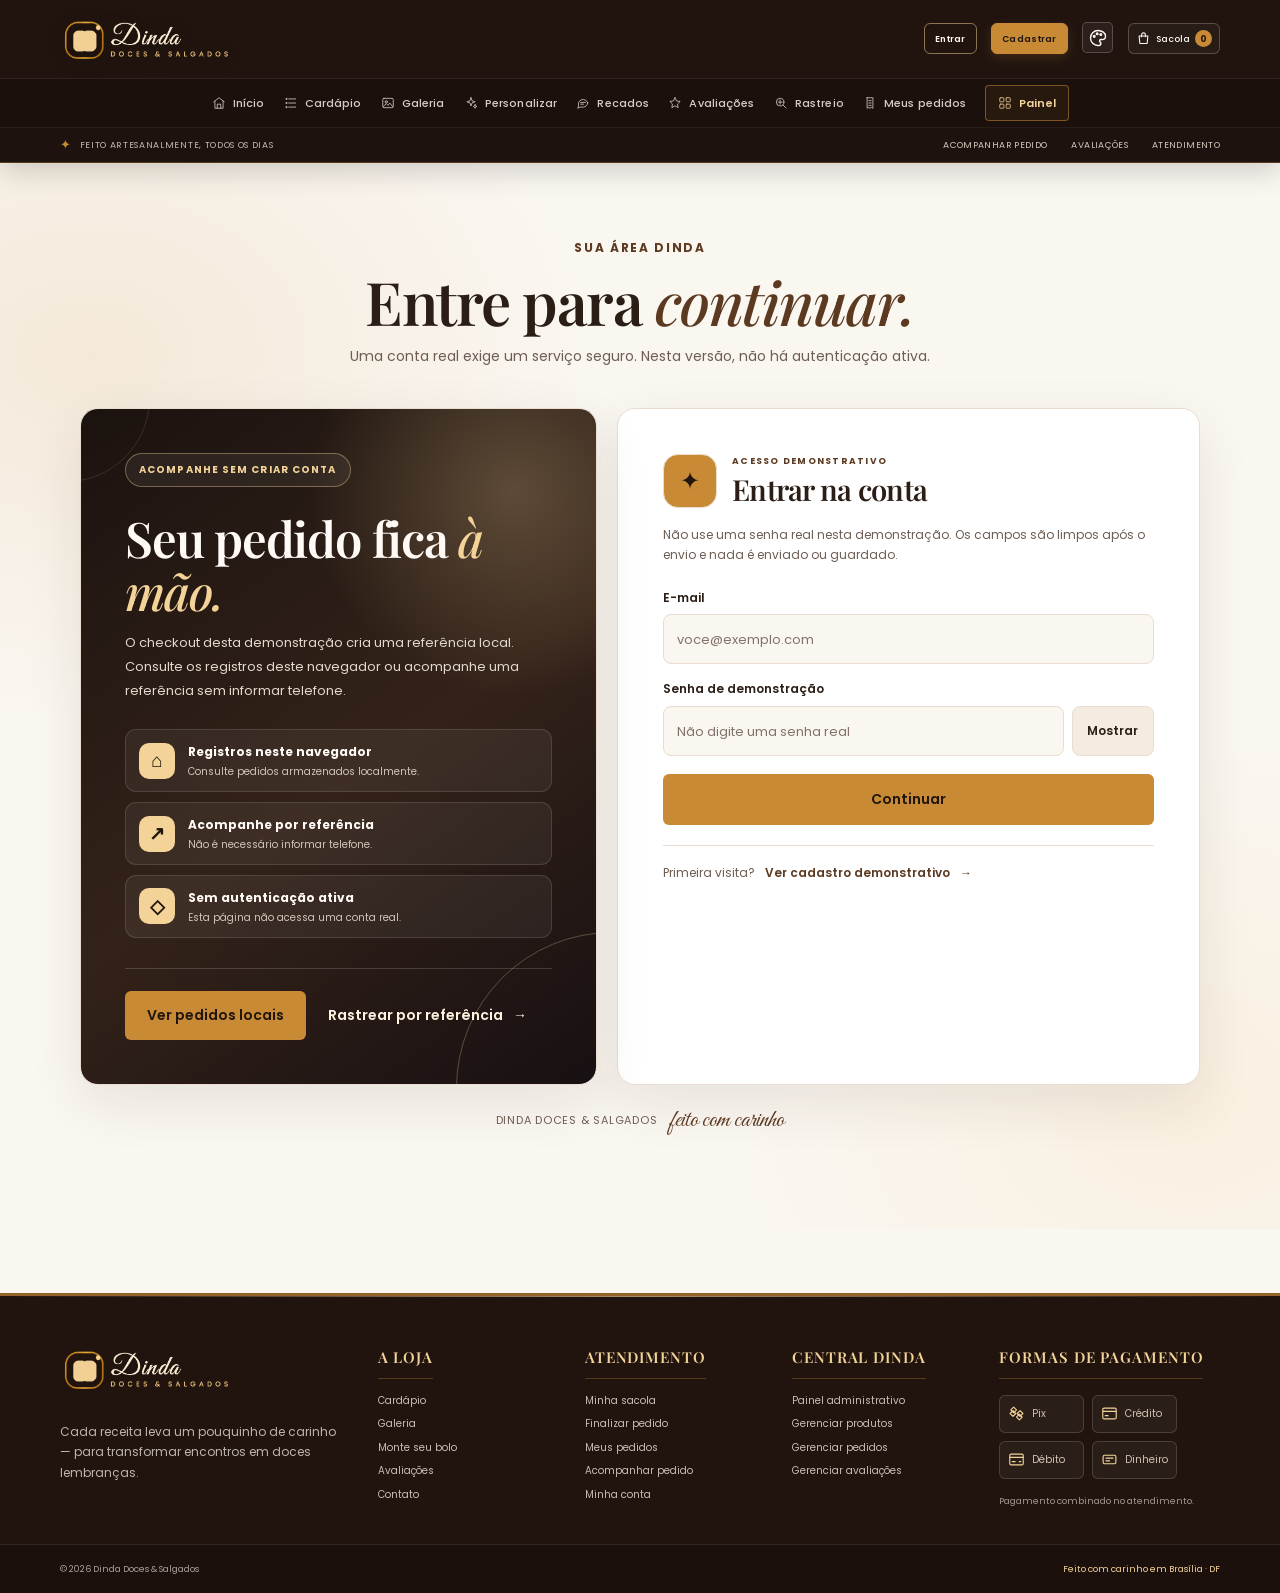
<file: login.html>
<!DOCTYPE html>

<html data-tema="marrom" lang="pt-BR">

<head>
  <meta charset="utf-8" />
  <meta content="width=device-width, initial-scale=1" name="viewport" />
  <meta content="#0e0e0e" name="theme-color" />
  <meta content="A área de conta da Dinda está em modo demonstrativo." name="description" />
  <title>Entrar — Dinda Doces &amp; Salgados</title>
  <link href="img/fivecon.png" rel="icon" type="image/png" />
  <link href="https://fonts.googleapis.com" rel="preconnect" />
  <link crossorigin="" href="https://fonts.gstatic.com" rel="preconnect" />
  <link
    href="https://fonts.googleapis.com/css2?family=Great+Vibes&amp;family=Playfair+Display:ital,wght@0,500;0,600;0,700;1,500;1,600&amp;family=Poppins:wght@400;500;600;700&amp;display=swap"
    rel="stylesheet" />
  <link href="css/site.css" rel="stylesheet" />
  <link href="css/ref-login.css" rel="stylesheet" />
  <link href="css/responsive-tablet.css" rel="stylesheet" />
  <script>
    try {
      const t = localStorage.getItem("dinda-novo-tema");
      if (["marrom", "preto", "rosa", "rosa-preto"].includes(t))
        document.documentElement.dataset.tema = t;
    } catch (e) { }
  </script>
  <script defer="" src="js/store.js"></script>
  <script defer="" src="js/layout.js"></script>
  <script defer="" src="js/site.js"></script>
  <script defer="" src="js/account.js"></script>
</head>

<body class="pagina-referencia-acesso">
  <a class="pular-link" href="#principal-conteudo">Pular para o conteúdo</a>
  <div class="aviso-barra">
    <div class="estrutura aviso-interno">
      <span>Feito artesanalmente em Brasília — DF</span><a href="index.html#contato">Segunda a sábado · 8h às 18h</a>
    </div>
  </div>
  <header class="site-cabecalho">
    <div class="estrutura cabecalho-interno">
      <a aria-label="Dinda Doces e Salgados — início" class="marca" href="index.html#inicio"><img
          alt="Dinda Doces &amp; Salgados" height="60" src="img/logo-dinda.png" width="180" /></a>
      <div aria-label="Ações da loja" class="cabecalho-acoes">
        <a class="cabecalho-conta-botao" href="login.html">Entrar</a>
        <a class="cabecalho-cadastrar-botao" href="cadastro.html">Cadastrar</a>
        <div class="tema-seletor">
          <button aria-controls="tema-menu" aria-expanded="false" aria-haspopup="true"
            aria-label="Escolher tema de cores" class="icone-botao tema-gatilho" id="tema-alternar" type="button">
            <svg aria-hidden="true" viewbox="0 0 24 24">
              <path
                d="M12 3a9 9 0 1 0 0 18h1.2a2.3 2.3 0 0 0 1.4-4.1 1.7 1.7 0 0 1 1-3.1H17a4 4 0 0 0 4-4c0-3.8-4-6.8-9-6.8Z">
              </path>
              <circle cx="7.5" cy="10" r="1"></circle>
              <circle cx="11" cy="6.8" r="1"></circle>
              <circle cx="15.4" cy="7.8" r="1"></circle>
            </svg>
          </button>
          <div aria-label="Temas disponíveis" class="tema-menu" hidden="" id="tema-menu" role="group">
            <span class="tema-menu-titulo">Escolha seu tema</span>
            <button aria-pressed="true" class="tema-opcao" data-tema-escolha="marrom" type="button">
              <span class="tema-amostra amostra-marrom"></span>Marrom
            </button>
            <button aria-pressed="false" class="tema-opcao" data-tema-escolha="preto" type="button">
              <span class="tema-amostra amostra-preto"></span>Preto Luxo
            </button>
            <button aria-pressed="false" class="tema-opcao" data-tema-escolha="rosa" type="button">
              <span class="tema-amostra amostra-rosa"></span>Rosa Soft
            </button>
            <button aria-pressed="false" class="tema-opcao" data-tema-escolha="rosa-preto" type="button">
              <span class="tema-amostra amostra-rosa-chique"></span>Rosa Chic
            </button>
          </div>
        </div>
        <a aria-label="Sacola, 0 itens" class="sacola-link" href="carrinho.html"><svg aria-hidden="true"
            viewbox="0 0 24 24">
            <path d="M5 8h14l-1.2 12H6.2L5 8Z"></path>
            <path d="M9 9V6a3 3 0 0 1 6 0v3"></path>
          </svg><span class="sacola-rotulo">Sacola</span><span aria-label="0 itens na sacola" aria-live="polite"
            class="sacola-contagem" id="sacola-contagem">0</span></a>
        <button aria-controls="movel-menu" aria-expanded="false" aria-label="Abrir menu" class="hamburguer"
          id="menu-alternar" type="button">
          <span></span><span></span><span></span>
        </button>
      </div>
      <nav aria-label="Menu principal" class="movel-menu" hidden="" id="movel-menu">
        <span class="movel-menu-titulo">Conheça a Dinda</span><a class="navegacao-link" href="index.html#inicio"><svg
            aria-hidden="true" class="navegacao-icone" focusable="false" viewbox="0 0 24 24">
            <path d="m3 10 9-7 9 7M5 9v12h14V9M9 21v-7h6v7"></path>
          </svg><span>Início</span></a><a class="navegacao-link" href="index.html#cardapio"><svg aria-hidden="true"
            class="navegacao-icone" focusable="false" viewbox="0 0 24 24">
            <path d="M8 5h12M8 12h12M8 19h12"></path>
            <circle cx="4" cy="5" r="1"></circle>
            <circle cx="4" cy="12" r="1"></circle>
            <circle cx="4" cy="19" r="1"></circle>
          </svg><span>Cardápio</span></a><a class="navegacao-link" href="index.html#galeria"><svg aria-hidden="true"
            class="navegacao-icone" focusable="false" viewbox="0 0 24 24">
            <rect height="16" rx="2" width="18" x="3" y="4"></rect>
            <circle cx="9" cy="10" r="2"></circle>
            <path d="m4 18 5-5 3 3 3-4 5 6"></path>
          </svg><span>Galeria de fotos</span></a><a class="navegacao-link" href="index.html#recados"><svg
            aria-hidden="true" class="navegacao-icone" focusable="false" viewbox="0 0 24 24">
            <path d="M20 11.5a7.5 7.5 0 0 1-7.5 7.5H7l-4 2 1.4-4A7.5 7.5 0 1 1 20 11.5Z"></path>
            <path d="M8 11h8M8 14h5"></path>
          </svg><span>Novidades e recados</span></a><a class="navegacao-link" href="personalizar.html"><svg
            aria-hidden="true" class="navegacao-icone" focusable="false" viewbox="0 0 24 24">
            <path d="m12 3 1.8 5.2L19 10l-5.2 1.8L12 17l-1.8-5.2L5 10l5.2-1.8L12 3Z"></path>
            <path d="m19 15 .9 2.1L22 18l-2.1.9L19 21l-.9-2.1L16 18l2.1-.9L19 15Z"></path>
          </svg><span>Personalizar seu bolo</span></a><a class="navegacao-link" href="index.html#depoimentos"><svg
            aria-hidden="true" class="navegacao-icone" focusable="false" viewbox="0 0 24 24">
            <path d="m12 3 2.7 5.5 6.1.9-4.4 4.3 1 6.1-5.4-2.9-5.4 2.9 1-6.1-4.4-4.3 6.1-.9L12 3Z"></path>
          </svg><span>Avaliações e dúvidas</span></a><a class="navegacao-link" href="index.html#contato"><svg
            aria-hidden="true" class="navegacao-icone" focusable="false" viewbox="0 0 24 24">
            <path
              d="M6.5 3.5h3l1.7 4.2-2 1.6a15 15 0 0 0 5.5 5.5l1.6-2 4.2 1.7v3a2 2 0 0 1-2.2 2A17.5 17.5 0 0 1 4.5 5.7a2 2 0 0 1 2-2.2Z">
            </path>
          </svg><span>Contato</span></a><a class="navegacao-link" href="index.html#localizacao"><svg aria-hidden="true"
            class="navegacao-icone" focusable="false" viewbox="0 0 24 24">
            <path d="M20 10c0 5-8 11-8 11S4 15 4 10a8 8 0 1 1 16 0Z"></path>
            <circle cx="12" cy="10" r="2.5"></circle>
          </svg><span>Mapa de Brasília</span></a><span class="movel-menu-titulo">Seu pedido</span><a
          class="navegacao-link" href="carrinho.html"><svg aria-hidden="true" class="navegacao-icone" focusable="false"
            viewbox="0 0 24 24">
            <path d="M5 8h14l-1.2 12H6.2L5 8Z"></path>
            <path d="M9 9V6a3 3 0 0 1 6 0v3"></path>
          </svg><span>Minha sacola</span></a><a class="navegacao-link" href="checkout.html"><svg aria-hidden="true"
            class="navegacao-icone" focusable="false" viewbox="0 0 24 24">
            <rect height="14" rx="2" width="18" x="3" y="5"></rect>
            <path d="M3 10h18M7 15h4"></path>
          </svg><span>Finalizar pedido</span></a><a class="navegacao-link" href="meus-pedidos.html"><svg
            aria-hidden="true" class="navegacao-icone" focusable="false" viewbox="0 0 24 24">
            <path d="M7 3h10v18l-2.5-1.5L12 21l-2.5-1.5L7 21V3Z"></path>
            <path d="M10 8h4M10 12h4M10 16h4"></path>
          </svg><span>Meus pedidos neste navegador</span></a><a class="navegacao-link" href="rastreio.html"><svg
            aria-hidden="true" class="navegacao-icone" focusable="false" viewbox="0 0 24 24">
            <circle cx="10.5" cy="10.5" r="6.5"></circle>
            <path d="m16 16 4.5 4.5M10.5 7v7M7 10.5h7"></path>
          </svg><span>Acompanhar por referência</span></a><span class="movel-menu-titulo">Conta e central local</span><a
          aria-current="page" class="navegacao-link" href="login.html"><svg aria-hidden="true" class="navegacao-icone"
            focusable="false" viewbox="0 0 24 24">
            <circle cx="12" cy="8" r="3.2"></circle>
            <path d="M5.5 20a6.5 6.5 0 0 1 13 0"></path>
          </svg><span>Entrar</span></a><a class="navegacao-link" href="cadastro.html"><svg aria-hidden="true"
            class="navegacao-icone" focusable="false" viewbox="0 0 24 24">
            <circle cx="9" cy="8" r="3"></circle>
            <path d="M3.5 20a5.5 5.5 0 0 1 11 0M18 8v6M15 11h6"></path>
          </svg><span>Criar conta</span></a><a class="navegacao-link administracao-entrada-link" href="painel.html"><svg
            aria-hidden="true" class="navegacao-icone" focusable="false" viewbox="0 0 24 24">
            <rect height="7" rx="1" width="7" x="3" y="3"></rect>
            <rect height="7" rx="1" width="7" x="14" y="3"></rect>
            <rect height="7" rx="1" width="7" x="3" y="14"></rect>
            <rect height="7" rx="1" width="7" x="14" y="14"></rect>
          </svg><span>Painel do admin — demonstração local</span></a>
      </nav>
    </div>
    <div class="cabecalho-navegacao-linha">
      <nav aria-label="Navegação principal" class="computador-navegacao estrutura">
        <a class="navegacao-link" href="index.html#inicio"><svg aria-hidden="true" class="navegacao-icone"
            focusable="false" viewbox="0 0 24 24">
            <path d="m3 10 9-7 9 7M5 9v12h14V9M9 21v-7h6v7"></path>
          </svg><span>Início</span></a><a class="navegacao-link" href="index.html#cardapio"><svg aria-hidden="true"
            class="navegacao-icone" focusable="false" viewbox="0 0 24 24">
            <path d="M8 5h12M8 12h12M8 19h12"></path>
            <circle cx="4" cy="5" r="1"></circle>
            <circle cx="4" cy="12" r="1"></circle>
            <circle cx="4" cy="19" r="1"></circle>
          </svg><span>Cardápio</span></a><a class="navegacao-link" href="index.html#galeria"><svg aria-hidden="true"
            class="navegacao-icone" focusable="false" viewbox="0 0 24 24">
            <rect height="16" rx="2" width="18" x="3" y="4"></rect>
            <circle cx="9" cy="10" r="2"></circle>
            <path d="m4 18 5-5 3 3 3-4 5 6"></path>
          </svg><span>Galeria</span></a><a class="navegacao-link" href="personalizar.html"><svg aria-hidden="true"
            class="navegacao-icone" focusable="false" viewbox="0 0 24 24">
            <path d="m12 3 1.8 5.2L19 10l-5.2 1.8L12 17l-1.8-5.2L5 10l5.2-1.8L12 3Z"></path>
            <path d="m19 15 .9 2.1L22 18l-2.1.9L19 21l-.9-2.1L16 18l2.1-.9L19 15Z"></path>
          </svg><span>Personalizar</span></a><a class="navegacao-link" href="index.html#recados"><svg aria-hidden="true"
            class="navegacao-icone" focusable="false" viewbox="0 0 24 24">
            <path d="M20 11.5a7.5 7.5 0 0 1-7.5 7.5H7l-4 2 1.4-4A7.5 7.5 0 1 1 20 11.5Z"></path>
            <path d="M8 11h8M8 14h5"></path>
          </svg><span>Recados</span></a><a class="navegacao-link" href="index.html#depoimentos"><svg aria-hidden="true"
            class="navegacao-icone" focusable="false" viewbox="0 0 24 24">
            <path d="m12 3 2.7 5.5 6.1.9-4.4 4.3 1 6.1-5.4-2.9-5.4 2.9 1-6.1-4.4-4.3 6.1-.9L12 3Z"></path>
          </svg><span>Avaliações</span></a><a class="navegacao-link" href="rastreio.html"><svg aria-hidden="true"
            class="navegacao-icone" focusable="false" viewbox="0 0 24 24">
            <circle cx="10.5" cy="10.5" r="6.5"></circle>
            <path d="m16 16 4.5 4.5M10.5 7v7M7 10.5h7"></path>
          </svg><span>Rastreio</span></a><a class="navegacao-link" href="meus-pedidos.html"><svg aria-hidden="true"
            class="navegacao-icone" focusable="false" viewbox="0 0 24 24">
            <path d="M7 3h10v18l-2.5-1.5L12 21l-2.5-1.5L7 21V3Z"></path>
            <path d="M10 8h4M10 12h4M10 16h4"></path>
          </svg><span>Meus pedidos</span></a><a class="navegacao-link administracao-entrada-link"
          href="painel.html"><svg aria-hidden="true" class="navegacao-icone" focusable="false" viewbox="0 0 24 24">
            <rect height="7" rx="1" width="7" x="3" y="3"></rect>
            <rect height="7" rx="1" width="7" x="14" y="3"></rect>
            <rect height="7" rx="1" width="7" x="3" y="14"></rect>
            <rect height="7" rx="1" width="7" x="14" y="14"></rect>
          </svg><span>Painel</span></a>
      </nav>
    </div>
    <div class="cabecalho-servico-linha">
      <div class="estrutura cabecalho-servico-interno">
        <span class="cabecalho-servico-nota"><span aria-hidden="true" class="servico-marca">✦</span> Feito
          artesanalmente, todos os dias</span>
        <div class="cabecalho-servico-links">
          <a href="rastreio.html">Acompanhar pedido</a><a href="index.html#depoimentos">Avaliações</a><a
            href="index.html#contato">Atendimento</a>
        </div>
      </div>
    </div>
  </header>
  <div aria-atomic="true" aria-live="polite" class="site-notificacao" hidden="" id="site-notificacao" role="status">
  </div>
  <main class="pagina-principal referencia-acesso-principal" id="principal-conteudo" tabindex="-1">
    <div class="referencia-acesso-estrutura">
      <header class="referencia-acesso-introducao">
        <p class="sobretitulo">Sua área Dinda</p>
        <h1>Entre para <em>continuar.</em></h1>
        <p>
          Uma conta real exige um serviço seguro. Nesta versão, não há
          autenticação ativa.
        </p>
      </header>
      <div class="referencia-acesso-grade">
        <aside aria-labelledby="referencia-acesso-vitrine-titulo" class="referencia-acesso-vitrine">
          <div class="referencia-acesso-vitrine-redacao">
            <p class="referencia-acesso-selo">Acompanhe sem criar conta</p>
            <h2 id="referencia-acesso-vitrine-titulo">
              Seu pedido fica <em>à mão.</em>
            </h2>
            <p class="referencia-acesso-vitrine-texto">
              O checkout desta demonstração cria uma referência local.
              Consulte os registros deste navegador ou acompanhe uma
              referência sem informar telefone.
            </p>
            <div aria-label="Opções disponíveis nesta demonstração" class="referencia-acesso-beneficios">
              <div class="referencia-acesso-beneficio">
                <span aria-hidden="true" class="referencia-acesso-beneficio-icone">⌂</span>
                <div>
                  <strong>Registros neste navegador</strong><span>Consulte pedidos armazenados localmente.</span>
                </div>
              </div>
              <div class="referencia-acesso-beneficio">
                <span aria-hidden="true" class="referencia-acesso-beneficio-icone">↗</span>
                <div>
                  <strong>Acompanhe por referência</strong><span>Não é necessário informar telefone.</span>
                </div>
              </div>
              <div class="referencia-acesso-beneficio">
                <span aria-hidden="true" class="referencia-acesso-beneficio-icone">◇</span>
                <div>
                  <strong>Sem autenticação ativa</strong><span>Esta página não acessa uma conta real.</span>
                </div>
              </div>
            </div>
          </div>
          <div class="referencia-acesso-vitrine-links">
            <a class="botao botao-principal" href="meus-pedidos.html">Ver pedidos locais</a>
            <a class="texto-link" href="rastreio.html">Rastrear por referência <span aria-hidden="true">→</span></a>
          </div>
        </aside>
        <section aria-labelledby="acesso-titulo" class="referencia-acesso-formulario-painel">
          <div class="referencia-acesso-formulario-titulo">
            <span aria-hidden="true" class="referencia-acesso-formulario-marca">✦</span>
            <div>
              <p class="sobretitulo">Acesso demonstrativo</p>
              <h2 id="acesso-titulo">Entrar na conta</h2>
            </div>
          </div>
          <p class="referencia-acesso-formulario-introducao">
            Não use uma senha real nesta demonstração. Os campos são limpos
            após o envio e nada é enviado ou guardado.
          </p>
          <form class="auth-formulario" data-conta-formulario="">
            <div class="formulario-campos">
              <label for="acesso-email">E-mail</label>
              <input autocomplete="off" id="acesso-email" name="email" placeholder="voce@exemplo.com" required=""
                type="email" />
            </div>
            <div class="formulario-campos">
              <label for="acesso-senha">Senha de demonstração</label>
              <div class="referencia-acesso-senha-linha">
                <input autocomplete="off" data-senha-campo="" id="acesso-senha" minlength="4" name="password"
                  placeholder="Não digite uma senha real" required="" type="password" />
                <button aria-controls="acesso-senha" aria-pressed="false" class="botao-secundario"
                  data-alternar-senha="" type="button">
                  Mostrar
                </button>
              </div>
            </div>
            <button class="botao botao-principal botao-largo referencia-acesso-enviar" data-conta-enviar=""
              type="submit">
              Continuar
            </button>
            <p aria-live="polite" class="formulario-sucesso" data-conta-comentario="" hidden="" role="status"></p>
          </form>
          <p class="demo-nota">
            Recuperação de senha e acesso a conta não estão disponíveis sem
            backend.
          </p>
          <p class="referencia-acesso-cadastrar">
            Primeira visita?
            <a class="texto-link" href="cadastro.html">Ver cadastro demonstrativo <span aria-hidden="true">→</span></a>
          </p>
        </section>
      </div>
      <p class="referencia-acesso-nota">
        Dinda Doces &amp; Salgados
        <span aria-hidden="true" class="assinatura">feito com carinho</span>
      </p>
    </div>
  </main>
  <footer class="site-rodape">
    <section class="estrutura rodape-principal">
      <div class="rodape-marca">
        <a aria-label="Dinda Doces e Salgados — início" class="rodape-logo-link" href="index.html#inicio"><img
            alt="Dinda Doces &amp; Salgados" height="60" src="img/logo-dinda.png" width="180" /></a>
        <p>
          Cada receita leva um pouquinho de carinho — para transformar
          encontros em doces lembranças.
        </p>
        <span class="assinatura">Dinda · Brasília</span>
      </div>
      <div class="rodape-coluna">
        <h2>A loja</h2>
        <a href="index.html#cardapio">Cardápio</a><a href="index.html#galeria">Galeria</a><a
          href="personalizar.html">Monte seu bolo</a><a href="index.html#depoimentos">Avaliações</a><a
          href="index.html#contato">Contato</a>
      </div>
      <div class="rodape-coluna">
        <h2>Atendimento</h2>
        <a href="carrinho.html">Minha sacola</a><a href="checkout.html">Finalizar pedido</a><a
          href="meus-pedidos.html">Meus pedidos</a><a href="rastreio.html">Acompanhar pedido</a><a aria-current="page"
          href="login.html">Minha conta</a>
      </div>
      <div class="rodape-coluna rodape-administracao-coluna">
        <h2>Central Dinda</h2>
        <a href="painel.html">Painel administrativo</a><a href="produtos.html">Gerenciar produtos</a><a
          href="pedidos.html">Gerenciar pedidos</a><a href="avaliacoes.html">Gerenciar avaliações</a><span
          class="rodape-demo-nota">Demonstração local neste navegador</span>
      </div>
      <div class="rodape-coluna rodape-pagamento-coluna">
        <h2>Formas de pagamento</h2>
        <div aria-label="Formas de pagamento informadas pela loja" class="pagamento-metodos">
          <span class="pagamento-metodo"><svg aria-hidden="true" viewbox="0 0 24 24">
              <path d="m8 3 4 4-4 4-4-4 4-4Zm8 10 4 4-4 4-4-4 4-4ZM3 12l4-4 4 4-4 4-4-4Zm10 0 4-4 4 4-4 4-4-4Z"></path>
            </svg><span>Pix</span></span>
          <span class="pagamento-metodo"><svg aria-hidden="true" viewbox="0 0 24 24">
              <rect height="15" rx="2" width="19" x="2.5" y="4.5"></rect>
              <path d="M3 9h18M6 15h4"></path>
            </svg><span>Crédito</span></span>
          <span class="pagamento-metodo"><svg aria-hidden="true" viewbox="0 0 24 24">
              <rect height="15" rx="2" width="19" x="2.5" y="4.5"></rect>
              <path d="M3 9h18M6 15h4M16 15h2"></path>
            </svg><span>Débito</span></span>
          <span class="pagamento-metodo"><svg aria-hidden="true" viewbox="0 0 24 24">
              <rect height="12" rx="2" width="18" x="3" y="6"></rect>
              <path d="M7 10h10M7 14h5"></path>
            </svg><span>Dinheiro</span></span>
        </div>
        <small class="pagamento-nota">Pagamento combinado no atendimento.</small>
      </div>
    </section>
    <section class="rodape-inferior">
      <div class="estrutura">
        <span>© <span data-atual-ano="">2026</span> Dinda Doces &amp;
          Salgados</span><span>Feito com carinho em Brasília · DF</span>
      </div>
    </section>
  </footer>
  <button aria-label="Voltar ao topo" class="voltar-para-superior" title="Voltar ao topo" type="button">
    <svg aria-hidden="true" viewbox="0 0 24 24">
      <path d="M12 19V5M6.5 10.5 12 5l5.5 5.5"></path>
    </svg><span>Topo</span>
  </button>
</body>

</html>
</file>
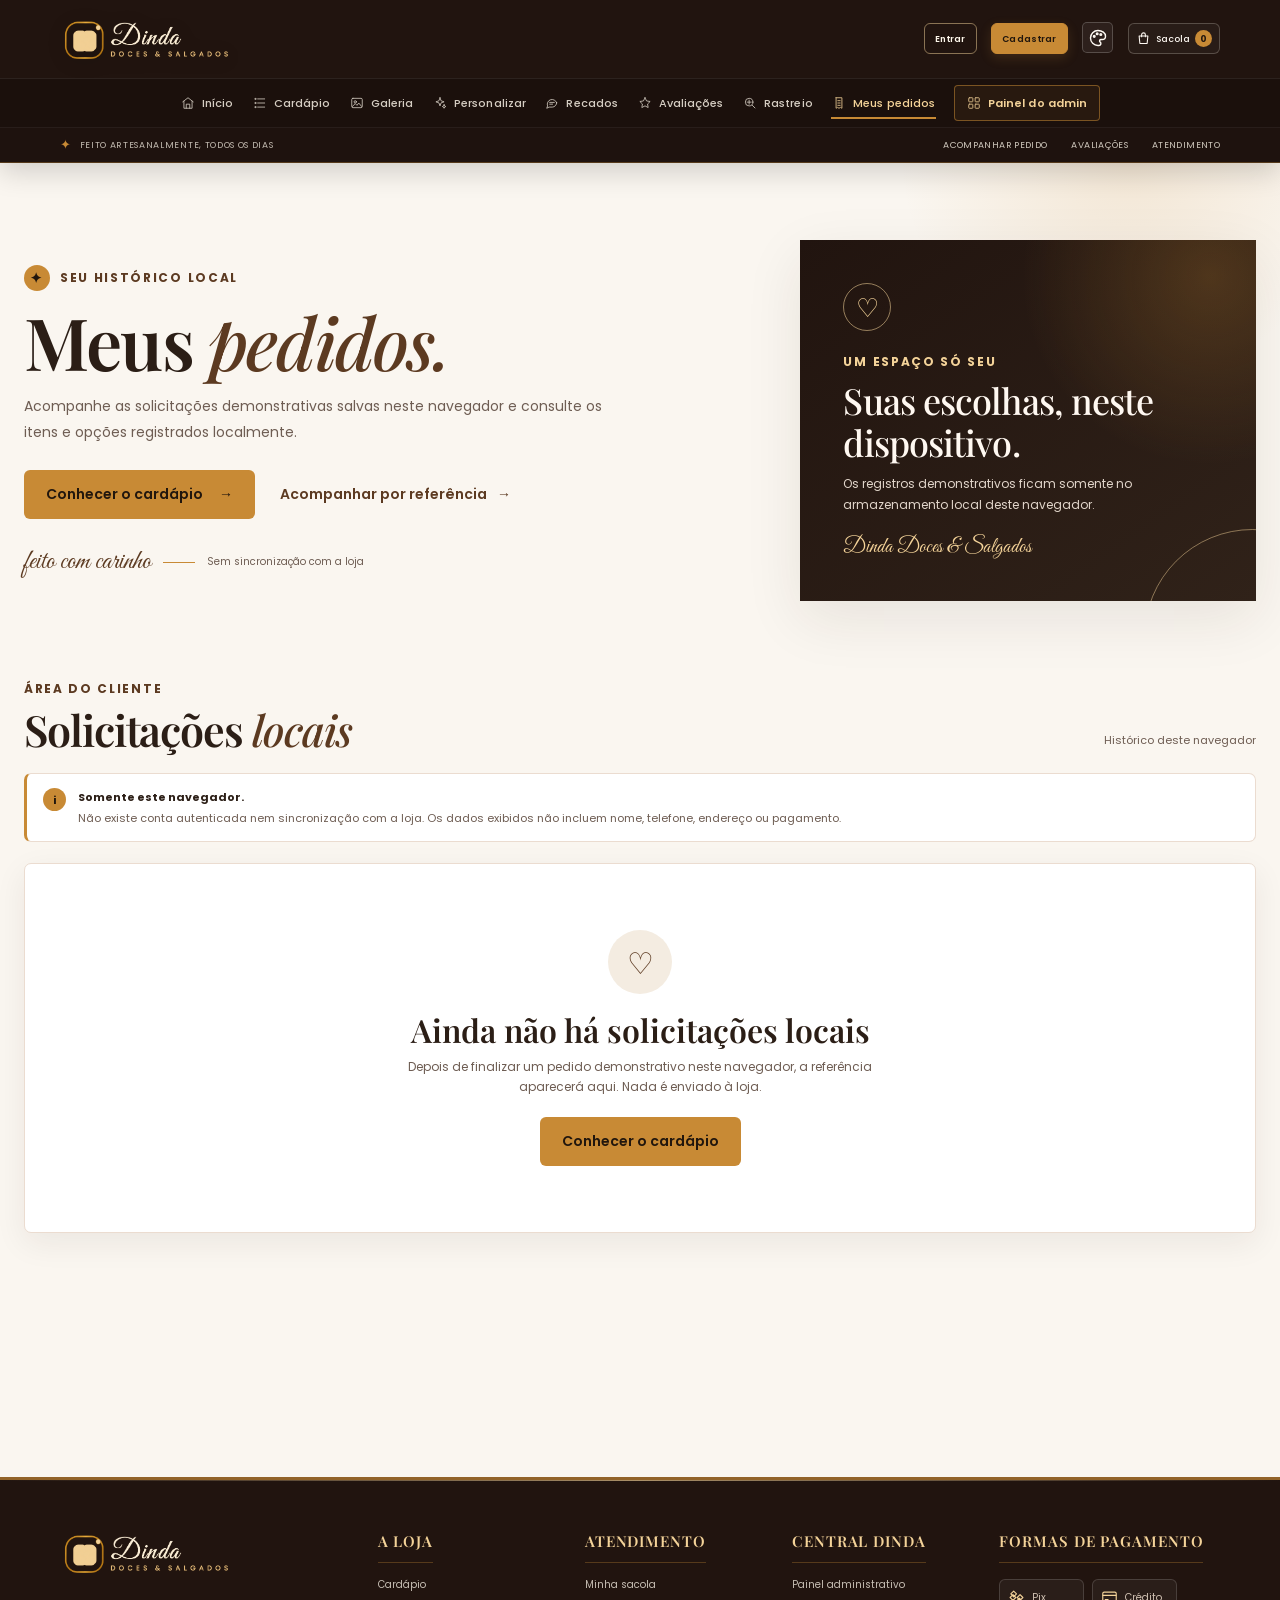
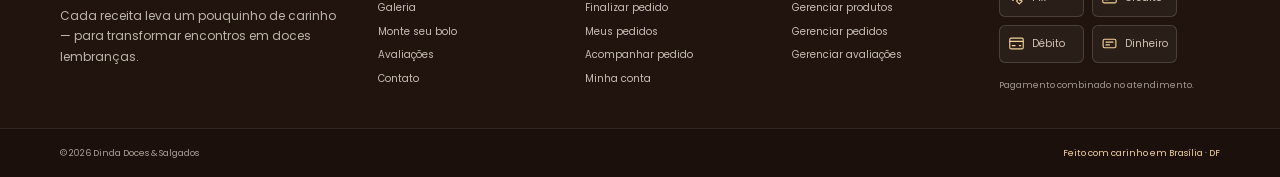
<file: meus-pedidos.html>
<!DOCTYPE html>

<html data-tema="marrom" lang="pt-BR">

<head>
  <meta charset="utf-8" />
  <meta content="width=device-width, initial-scale=1" name="viewport" />
  <meta content="#0e0e0e" name="theme-color" />
  <meta content="Histórico de solicitações demonstrativas neste navegador." name="description" />
  <title>Meus pedidos locais — Dinda Doces &amp; Salgados</title>
  <link href="img/fivecon.png" rel="icon" type="image/png" />
  <link href="https://fonts.googleapis.com" rel="preconnect" />
  <link crossorigin="" href="https://fonts.gstatic.com" rel="preconnect" />
  <link
    href="https://fonts.googleapis.com/css2?family=Great+Vibes&amp;family=Playfair+Display:ital,wght@0,500;0,600;0,700;1,500;1,600&amp;family=Poppins:wght@400;500;600;700&amp;display=swap"
    rel="stylesheet" />
  <link href="css/site.css" rel="stylesheet" />
  <link href="css/ref-meus-pedidos.css" rel="stylesheet" />
  <link href="css/responsive-tablet.css" rel="stylesheet" />
  <script>
    try {
      const t = localStorage.getItem("dinda-novo-tema");
      if (["marrom", "preto", "rosa", "rosa-preto"].includes(t))
        document.documentElement.dataset.tema = t;
    } catch (e) { }
  </script>
  <script defer="" src="js/store.js"></script>
  <script defer="" src="js/layout.js"></script>
  <script defer="" src="js/site.js"></script>
  <script defer="" src="js/admin.js"></script>
  <script defer="" src="js/my-orders.js"></script>
</head>

<body class="pagina-referencia-meus-pedidos">
  <a class="pular-link" href="#principal-conteudo">Pular para o conteúdo</a>
  <div class="aviso-barra">
    <div class="estrutura aviso-interno">
      <span>Feito artesanalmente em Brasília — DF</span><a href="index.html#contato">Segunda a sábado · 8h às 18h</a>
    </div>
  </div>
  <header class="site-cabecalho">
    <div class="estrutura cabecalho-interno">
      <a aria-label="Dinda Doces e Salgados — início" class="marca" href="index.html#inicio"><img
          alt="Dinda Doces &amp; Salgados" height="60" src="img/logo-dinda.png" width="180" /></a>
      <div aria-label="Ações da loja" class="cabecalho-acoes">
        <a class="cabecalho-conta-botao" href="login.html">Entrar</a>
        <a class="cabecalho-cadastrar-botao" href="cadastro.html">Cadastrar</a>
        <div class="tema-seletor">
          <button aria-controls="tema-menu" aria-expanded="false" aria-haspopup="true"
            aria-label="Escolher tema de cores" class="icone-botao tema-gatilho" id="tema-alternar" type="button">
            <svg aria-hidden="true" viewbox="0 0 24 24">
              <path
                d="M12 3a9 9 0 1 0 0 18h1.2a2.3 2.3 0 0 0 1.4-4.1 1.7 1.7 0 0 1 1-3.1H17a4 4 0 0 0 4-4c0-3.8-4-6.8-9-6.8Z">
              </path>
              <circle cx="7.5" cy="10" r="1"></circle>
              <circle cx="11" cy="6.8" r="1"></circle>
              <circle cx="15.4" cy="7.8" r="1"></circle>
            </svg>
          </button>
          <div aria-label="Temas disponíveis" class="tema-menu" hidden="" id="tema-menu" role="group">
            <span class="tema-menu-titulo">Escolha seu tema</span>
            <button aria-pressed="true" class="tema-opcao" data-tema-escolha="marrom" type="button">
              <span class="tema-amostra amostra-marrom"></span>Marrom
            </button>
            <button aria-pressed="false" class="tema-opcao" data-tema-escolha="preto" type="button">
              <span class="tema-amostra amostra-preto"></span>Preto Luxo
            </button>
            <button aria-pressed="false" class="tema-opcao" data-tema-escolha="rosa" type="button">
              <span class="tema-amostra amostra-rosa"></span>Rosa Soft
            </button>
            <button aria-pressed="false" class="tema-opcao" data-tema-escolha="rosa-preto" type="button">
              <span class="tema-amostra amostra-rosa-chique"></span>Rosa Chic
            </button>
          </div>
        </div>
        <a aria-label="Sacola, 0 itens" class="sacola-link" href="carrinho.html"><svg aria-hidden="true"
            viewbox="0 0 24 24">
            <path d="M5 8h14l-1.2 12H6.2L5 8Z"></path>
            <path d="M9 9V6a3 3 0 0 1 6 0v3"></path>
          </svg><span class="sacola-rotulo">Sacola</span><span aria-label="0 itens na sacola" aria-live="polite"
            class="sacola-contagem" id="sacola-contagem">0</span></a>
        <button aria-controls="movel-menu" aria-expanded="false" aria-label="Abrir menu" class="hamburguer"
          id="menu-alternar" type="button">
          <span></span><span></span><span></span>
        </button>
      </div>
      <nav aria-label="Menu principal" class="movel-menu" hidden="" id="movel-menu">
        <span class="movel-menu-titulo">Conheça a Dinda</span><a class="navegacao-link" href="index.html#inicio"><svg
            aria-hidden="true" class="navegacao-icone" focusable="false" viewbox="0 0 24 24">
            <path d="m3 10 9-7 9 7M5 9v12h14V9M9 21v-7h6v7"></path>
          </svg><span>Início</span></a><a class="navegacao-link" href="index.html#cardapio"><svg aria-hidden="true"
            class="navegacao-icone" focusable="false" viewbox="0 0 24 24">
            <path d="M8 5h12M8 12h12M8 19h12"></path>
            <circle cx="4" cy="5" r="1"></circle>
            <circle cx="4" cy="12" r="1"></circle>
            <circle cx="4" cy="19" r="1"></circle>
          </svg><span>Cardápio</span></a><a class="navegacao-link" href="index.html#galeria"><svg aria-hidden="true"
            class="navegacao-icone" focusable="false" viewbox="0 0 24 24">
            <rect height="16" rx="2" width="18" x="3" y="4"></rect>
            <circle cx="9" cy="10" r="2"></circle>
            <path d="m4 18 5-5 3 3 3-4 5 6"></path>
          </svg><span>Galeria de fotos</span></a><a class="navegacao-link" href="index.html#recados"><svg
            aria-hidden="true" class="navegacao-icone" focusable="false" viewbox="0 0 24 24">
            <path d="M20 11.5a7.5 7.5 0 0 1-7.5 7.5H7l-4 2 1.4-4A7.5 7.5 0 1 1 20 11.5Z"></path>
            <path d="M8 11h8M8 14h5"></path>
          </svg><span>Novidades e recados</span></a><a class="navegacao-link" href="personalizar.html"><svg
            aria-hidden="true" class="navegacao-icone" focusable="false" viewbox="0 0 24 24">
            <path d="m12 3 1.8 5.2L19 10l-5.2 1.8L12 17l-1.8-5.2L5 10l5.2-1.8L12 3Z"></path>
            <path d="m19 15 .9 2.1L22 18l-2.1.9L19 21l-.9-2.1L16 18l2.1-.9L19 15Z"></path>
          </svg><span>Personalizar seu bolo</span></a><a class="navegacao-link" href="index.html#depoimentos"><svg
            aria-hidden="true" class="navegacao-icone" focusable="false" viewbox="0 0 24 24">
            <path d="m12 3 2.7 5.5 6.1.9-4.4 4.3 1 6.1-5.4-2.9-5.4 2.9 1-6.1-4.4-4.3 6.1-.9L12 3Z"></path>
          </svg><span>Avaliações e dúvidas</span></a><a class="navegacao-link" href="index.html#contato"><svg
            aria-hidden="true" class="navegacao-icone" focusable="false" viewbox="0 0 24 24">
            <path
              d="M6.5 3.5h3l1.7 4.2-2 1.6a15 15 0 0 0 5.5 5.5l1.6-2 4.2 1.7v3a2 2 0 0 1-2.2 2A17.5 17.5 0 0 1 4.5 5.7a2 2 0 0 1 2-2.2Z">
            </path>
          </svg><span>Contato</span></a><a class="navegacao-link" href="index.html#localizacao"><svg aria-hidden="true"
            class="navegacao-icone" focusable="false" viewbox="0 0 24 24">
            <path d="M20 10c0 5-8 11-8 11S4 15 4 10a8 8 0 1 1 16 0Z"></path>
            <circle cx="12" cy="10" r="2.5"></circle>
          </svg><span>Mapa de Brasília</span></a><span class="movel-menu-titulo">Seu pedido</span><a
          class="navegacao-link" href="carrinho.html"><svg aria-hidden="true" class="navegacao-icone" focusable="false"
            viewbox="0 0 24 24">
            <path d="M5 8h14l-1.2 12H6.2L5 8Z"></path>
            <path d="M9 9V6a3 3 0 0 1 6 0v3"></path>
          </svg><span>Minha sacola</span></a><a class="navegacao-link" href="checkout.html"><svg aria-hidden="true"
            class="navegacao-icone" focusable="false" viewbox="0 0 24 24">
            <rect height="14" rx="2" width="18" x="3" y="5"></rect>
            <path d="M3 10h18M7 15h4"></path>
          </svg><span>Finalizar pedido</span></a><a aria-current="page" class="navegacao-link"
          href="meus-pedidos.html"><svg aria-hidden="true" class="navegacao-icone" focusable="false"
            viewbox="0 0 24 24">
            <path d="M7 3h10v18l-2.5-1.5L12 21l-2.5-1.5L7 21V3Z"></path>
            <path d="M10 8h4M10 12h4M10 16h4"></path>
          </svg><span>Meus pedidos neste navegador</span></a><a class="navegacao-link" href="rastreio.html"><svg
            aria-hidden="true" class="navegacao-icone" focusable="false" viewbox="0 0 24 24">
            <circle cx="10.5" cy="10.5" r="6.5"></circle>
            <path d="m16 16 4.5 4.5M10.5 7v7M7 10.5h7"></path>
          </svg><span>Acompanhar por referência</span></a><span class="movel-menu-titulo">Conta e central local</span><a
          class="navegacao-link" href="login.html"><svg aria-hidden="true" class="navegacao-icone" focusable="false"
            viewbox="0 0 24 24">
            <circle cx="12" cy="8" r="3.2"></circle>
            <path d="M5.5 20a6.5 6.5 0 0 1 13 0"></path>
          </svg><span>Entrar</span></a><a class="navegacao-link" href="cadastro.html"><svg aria-hidden="true"
            class="navegacao-icone" focusable="false" viewbox="0 0 24 24">
            <circle cx="9" cy="8" r="3"></circle>
            <path d="M3.5 20a5.5 5.5 0 0 1 11 0M18 8v6M15 11h6"></path>
          </svg><span>Criar conta</span></a><a class="navegacao-link administracao-entrada-link" href="painel.html"><svg
            aria-hidden="true" class="navegacao-icone" focusable="false" viewbox="0 0 24 24">
            <rect height="7" rx="1" width="7" x="3" y="3"></rect>
            <rect height="7" rx="1" width="7" x="14" y="3"></rect>
            <rect height="7" rx="1" width="7" x="3" y="14"></rect>
            <rect height="7" rx="1" width="7" x="14" y="14"></rect>
          </svg><span>Painel do admin — demonstração local</span></a>
      </nav>
    </div>
    <div class="cabecalho-navegacao-linha">
      <nav aria-label="Navegação principal" class="computador-navegacao estrutura">
        <a class="navegacao-link" href="index.html#inicio"><svg aria-hidden="true" class="navegacao-icone"
            focusable="false" viewbox="0 0 24 24">
            <path d="m3 10 9-7 9 7M5 9v12h14V9M9 21v-7h6v7"></path>
          </svg><span>Início</span></a><a class="navegacao-link" href="index.html#cardapio"><svg aria-hidden="true"
            class="navegacao-icone" focusable="false" viewbox="0 0 24 24">
            <path d="M8 5h12M8 12h12M8 19h12"></path>
            <circle cx="4" cy="5" r="1"></circle>
            <circle cx="4" cy="12" r="1"></circle>
            <circle cx="4" cy="19" r="1"></circle>
          </svg><span>Cardápio</span></a><a class="navegacao-link" href="index.html#galeria"><svg aria-hidden="true"
            class="navegacao-icone" focusable="false" viewbox="0 0 24 24">
            <rect height="16" rx="2" width="18" x="3" y="4"></rect>
            <circle cx="9" cy="10" r="2"></circle>
            <path d="m4 18 5-5 3 3 3-4 5 6"></path>
          </svg><span>Galeria</span></a><a class="navegacao-link" href="personalizar.html"><svg aria-hidden="true"
            class="navegacao-icone" focusable="false" viewbox="0 0 24 24">
            <path d="m12 3 1.8 5.2L19 10l-5.2 1.8L12 17l-1.8-5.2L5 10l5.2-1.8L12 3Z"></path>
            <path d="m19 15 .9 2.1L22 18l-2.1.9L19 21l-.9-2.1L16 18l2.1-.9L19 15Z"></path>
          </svg><span>Personalizar</span></a><a class="navegacao-link" href="index.html#recados"><svg aria-hidden="true"
            class="navegacao-icone" focusable="false" viewbox="0 0 24 24">
            <path d="M20 11.5a7.5 7.5 0 0 1-7.5 7.5H7l-4 2 1.4-4A7.5 7.5 0 1 1 20 11.5Z"></path>
            <path d="M8 11h8M8 14h5"></path>
          </svg><span>Recados</span></a><a class="navegacao-link" href="index.html#depoimentos"><svg aria-hidden="true"
            class="navegacao-icone" focusable="false" viewbox="0 0 24 24">
            <path d="m12 3 2.7 5.5 6.1.9-4.4 4.3 1 6.1-5.4-2.9-5.4 2.9 1-6.1-4.4-4.3 6.1-.9L12 3Z"></path>
          </svg><span>Avaliações</span></a><a class="navegacao-link" href="rastreio.html"><svg aria-hidden="true"
            class="navegacao-icone" focusable="false" viewbox="0 0 24 24">
            <circle cx="10.5" cy="10.5" r="6.5"></circle>
            <path d="m16 16 4.5 4.5M10.5 7v7M7 10.5h7"></path>
          </svg><span>Rastreio</span></a><a aria-current="page" class="navegacao-link" href="meus-pedidos.html"><svg
            aria-hidden="true" class="navegacao-icone" focusable="false" viewbox="0 0 24 24">
            <path d="M7 3h10v18l-2.5-1.5L12 21l-2.5-1.5L7 21V3Z"></path>
            <path d="M10 8h4M10 12h4M10 16h4"></path>
          </svg><span>Meus pedidos</span></a><a class="navegacao-link administracao-entrada-link"
          href="painel.html"><svg aria-hidden="true" class="navegacao-icone" focusable="false" viewbox="0 0 24 24">
            <rect height="7" rx="1" width="7" x="3" y="3"></rect>
            <rect height="7" rx="1" width="7" x="14" y="3"></rect>
            <rect height="7" rx="1" width="7" x="3" y="14"></rect>
            <rect height="7" rx="1" width="7" x="14" y="14"></rect>
          </svg><span>Painel do admin</span></a>
      </nav>
    </div>
    <div class="cabecalho-servico-linha">
      <div class="estrutura cabecalho-servico-interno">
        <span class="cabecalho-servico-nota"><span aria-hidden="true" class="servico-marca">✦</span> Feito
          artesanalmente, todos os dias</span>
        <div class="cabecalho-servico-links">
          <a href="rastreio.html">Acompanhar pedido</a><a href="index.html#depoimentos">Avaliações</a><a
            href="index.html#contato">Atendimento</a>
        </div>
      </div>
    </div>
  </header>
  <div aria-atomic="true" aria-live="polite" class="site-notificacao" hidden="" id="site-notificacao" role="status">
  </div>
  <main aria-labelledby="pedidos-titulo" class="pagina-principal pedidos-pagina" id="principal-conteudo" tabindex="-1">
    <section aria-labelledby="pedidos-titulo" class="pedidos-destaque">
      <div class="estrutura pedidos-destaque-grade">
        <div class="pedidos-redacao">
          <p class="sobretitulo">
            <span aria-hidden="true" class="pedidos-marca">✦</span> Seu
            histórico local
          </p>
          <h1 id="pedidos-titulo">Meus <em>pedidos.</em></h1>
          <p class="pedidos-apresentacao">
            Acompanhe as solicitações demonstrativas salvas neste navegador e
            consulte os itens e opções registrados localmente.
          </p>
          <div class="pedidos-acoes">
            <a class="botao botao-principal" href="index.html#cardapio">Conhecer o cardápio <span
                aria-hidden="true">→</span></a><a class="texto-link" href="rastreio.html">Acompanhar por referência
              <span aria-hidden="true">→</span></a>
          </div>
          <div class="pedidos-despedida">
            <span class="assinatura">feito com carinho</span><span aria-hidden="true"
              class="pedidos-regra"></span><span>Sem sincronização com a loja</span>
          </div>
        </div>
        <aside aria-label="Informações sobre seus pedidos" class="pedidos-lateral">
          <aside aria-hidden="true" class="pedidos-lateral-icone">♡</aside>
          <p class="sobretitulo">Um espaço só seu</p>
          <h2>Suas escolhas, neste dispositivo.</h2>
          <p>
            Os registros demonstrativos ficam somente no armazenamento local
            deste navegador.
          </p>
          <span class="pedidos-lateral-legenda">Dinda Doces &amp; Salgados</span>
        </aside>
      </div>
    </section>
    <section aria-labelledby="pedidos-lista-titulo" class="pedidos-conteudo estrutura">
      <div class="pedidos-secao-titulo">
        <div>
          <p class="sobretitulo">Área do cliente</p>
          <h2 id="pedidos-lista-titulo">Solicitações <em>locais</em></h2>
        </div>
        <span class="pedidos-titulo-nota">Histórico deste navegador</span>
      </div>
      <div class="administracao-aviso pedidos-aviso" role="note">
        <span aria-hidden="true">i</span>
        <div>
          <strong>Somente este navegador.</strong>Não existe conta autenticada
          nem sincronização com a loja. Os dados exibidos não incluem nome,
          telefone, endereço ou pagamento.
        </div>
      </div>
      <div aria-busy="true" aria-live="polite" class="local-pedidos" id="local-pedidos-lista"></div>
    </section>
  </main>
  <footer class="site-rodape">
    <section class="estrutura rodape-principal">
      <div class="rodape-marca">
        <a aria-label="Dinda Doces e Salgados — início" class="rodape-logo-link" href="index.html#inicio"><img
            alt="Dinda Doces &amp; Salgados" height="60" src="img/logo-dinda.png" width="180" /></a>
        <p>
          Cada receita leva um pouquinho de carinho — para transformar
          encontros em doces lembranças.
        </p>
        <span class="assinatura">Dinda · Brasília</span>
      </div>
      <div class="rodape-coluna">
        <h2>A loja</h2>
        <a href="index.html#cardapio">Cardápio</a><a href="index.html#galeria">Galeria</a><a
          href="personalizar.html">Monte seu bolo</a><a href="index.html#depoimentos">Avaliações</a><a
          href="index.html#contato">Contato</a>
      </div>
      <div class="rodape-coluna">
        <h2>Atendimento</h2>
        <a href="carrinho.html">Minha sacola</a><a href="checkout.html">Finalizar pedido</a><a aria-current="page"
          href="meus-pedidos.html">Meus pedidos</a><a href="rastreio.html">Acompanhar pedido</a><a
          href="login.html">Minha conta</a>
      </div>
      <div class="rodape-coluna rodape-administracao-coluna">
        <h2>Central Dinda</h2>
        <a href="painel.html">Painel administrativo</a><a href="produtos.html">Gerenciar produtos</a><a
          href="pedidos.html">Gerenciar pedidos</a><a href="avaliacoes.html">Gerenciar avaliações</a><span
          class="rodape-demo-nota">Demonstração local neste navegador</span>
      </div>
      <div class="rodape-coluna rodape-pagamento-coluna">
        <h2>Formas de pagamento</h2>
        <div aria-label="Formas de pagamento informadas pela loja" class="pagamento-metodos">
          <span class="pagamento-metodo"><svg aria-hidden="true" viewbox="0 0 24 24">
              <path d="m8 3 4 4-4 4-4-4 4-4Zm8 10 4 4-4 4-4-4 4-4ZM3 12l4-4 4 4-4 4-4-4Zm10 0 4-4 4 4-4 4-4-4Z"></path>
            </svg><span>Pix</span></span>
          <span class="pagamento-metodo"><svg aria-hidden="true" viewbox="0 0 24 24">
              <rect height="15" rx="2" width="19" x="2.5" y="4.5"></rect>
              <path d="M3 9h18M6 15h4"></path>
            </svg><span>Crédito</span></span>
          <span class="pagamento-metodo"><svg aria-hidden="true" viewbox="0 0 24 24">
              <rect height="15" rx="2" width="19" x="2.5" y="4.5"></rect>
              <path d="M3 9h18M6 15h4M16 15h2"></path>
            </svg><span>Débito</span></span>
          <span class="pagamento-metodo"><svg aria-hidden="true" viewbox="0 0 24 24">
              <rect height="12" rx="2" width="18" x="3" y="6"></rect>
              <path d="M7 10h10M7 14h5"></path>
            </svg><span>Dinheiro</span></span>
        </div>
        <small class="pagamento-nota">Pagamento combinado no atendimento.</small>
      </div>
    </section>
    <section class="rodape-inferior">
      <div class="estrutura">
        <span>© <span data-atual-ano="">2026</span> Dinda Doces &amp;
          Salgados</span><span>Feito com carinho em Brasília · DF</span>
      </div>
    </section>
  </footer>
  <button aria-label="Voltar ao topo" class="voltar-para-superior" title="Voltar ao topo" type="button">
    <svg aria-hidden="true" viewbox="0 0 24 24">
      <path d="M12 19V5M6.5 10.5 12 5l5.5 5.5"></path>
    </svg><span>Topo</span>
  </button>
  <template id="estado-vazio-pedidos-template">
    <div class="vazio-estado">
      <h3>Ainda não há solicitações locais</h3>
      <p>Depois de finalizar um pedido demonstrativo neste navegador, a referência aparecerá aqui. Nada é enviado à
        loja.</p><a class="botao botao-principal" href="index.html#cardapio">Conhecer o cardápio</a>
    </div>
  </template>
  <template id="pedido-local-template">
    <article class="local-pedido-cartao">
      <div class="administracao-pedido-cabeca">
        <div>
          <h2 data-pedido-referencia></h2><span class="local-pedido-meta" data-pedido-data></span>
        </div><span class="status-pildora" data-pedido-status></span>
      </div>
      <ul class="local-pedido-itens" data-pedido-itens></ul>
      <div class="local-pedido-rodape"><strong>Subtotal estimado: <span data-pedido-subtotal></span></strong><a
          class="botao-secundario" data-pedido-link>Acompanhar referência</a></div>
      <p class="demo-nota">Somente referência, data, itens/opções permitidas, subtotal e status estão neste navegador.
        Não há dados de contato nem confirmação real.</p>
    </article>
  </template>
  <template id="item-pedido-template">
    <li><span data-item-resumo></span><span data-item-valor></span><span data-item-detalhes></span></li>
  </template>
  <template id="detalhe-item-template">
    <small data-item-detalhe></small>
  </template>
</body>

</html>
</file>
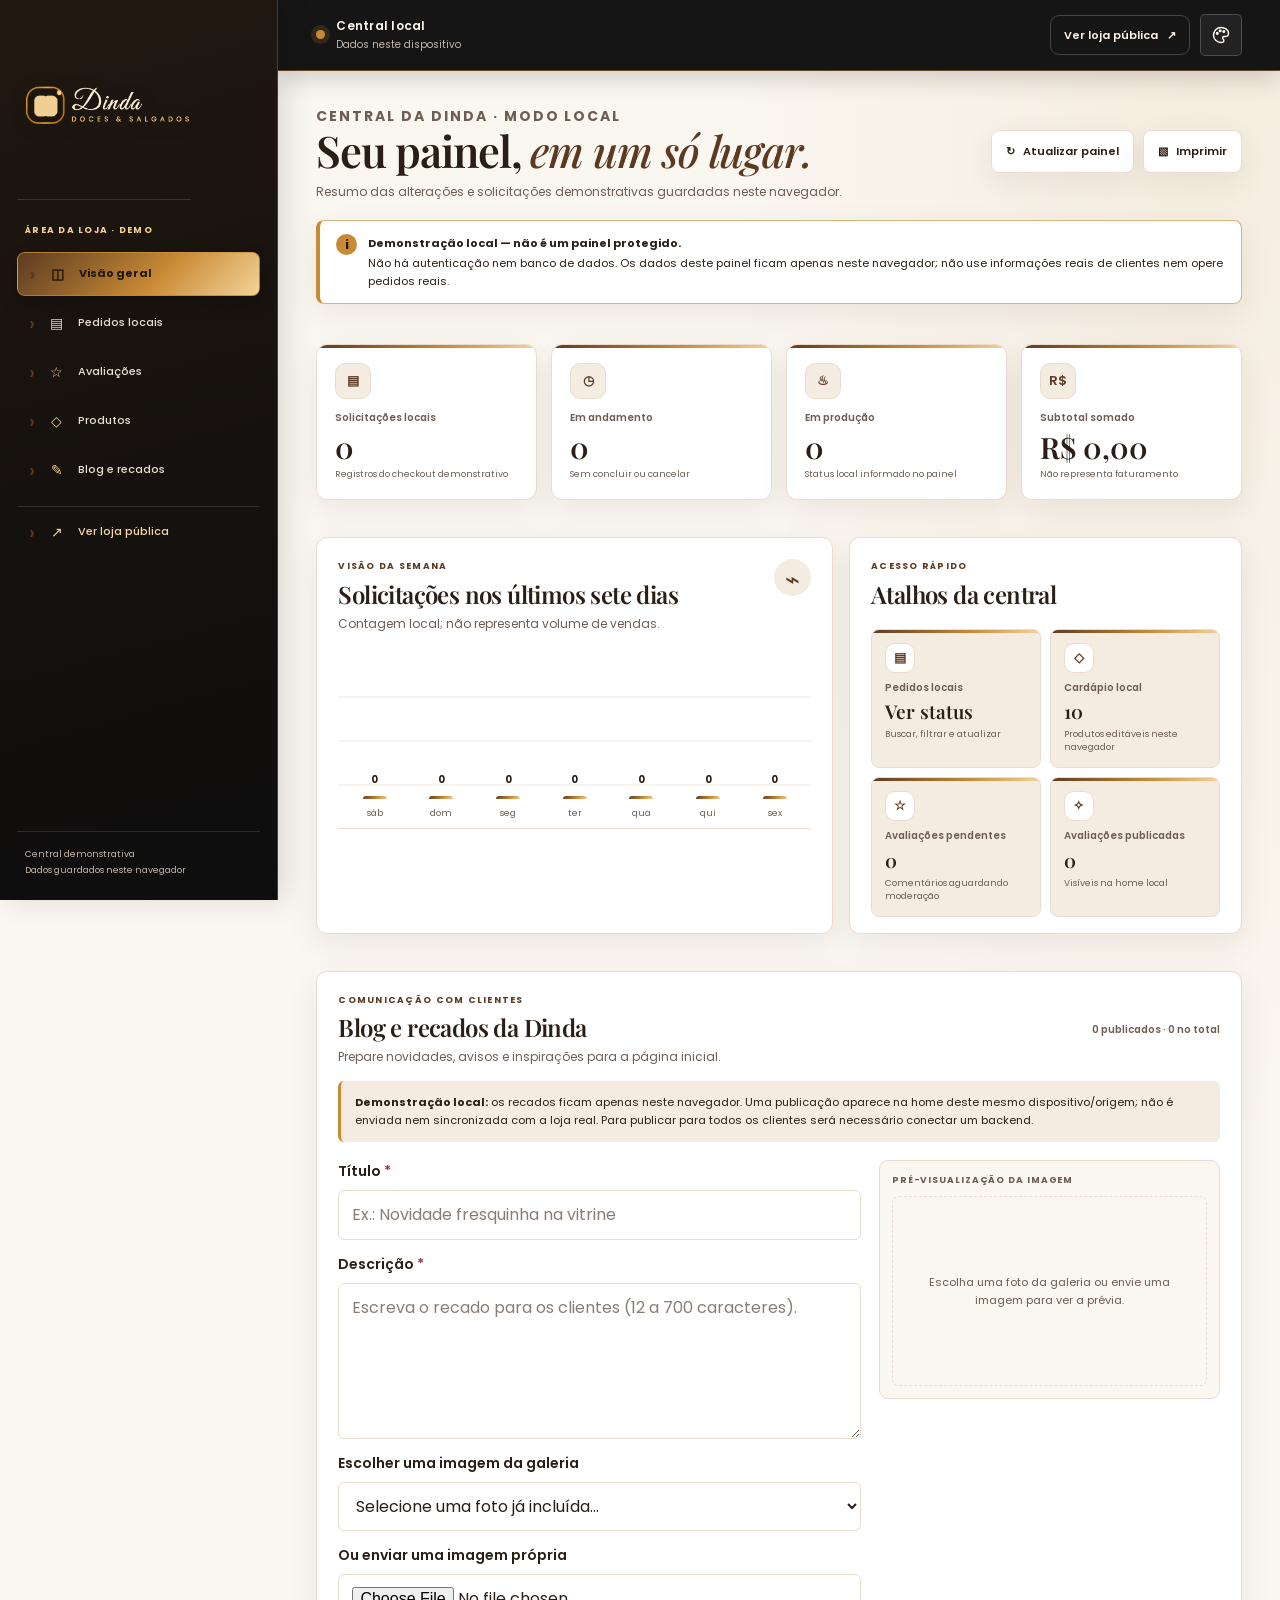
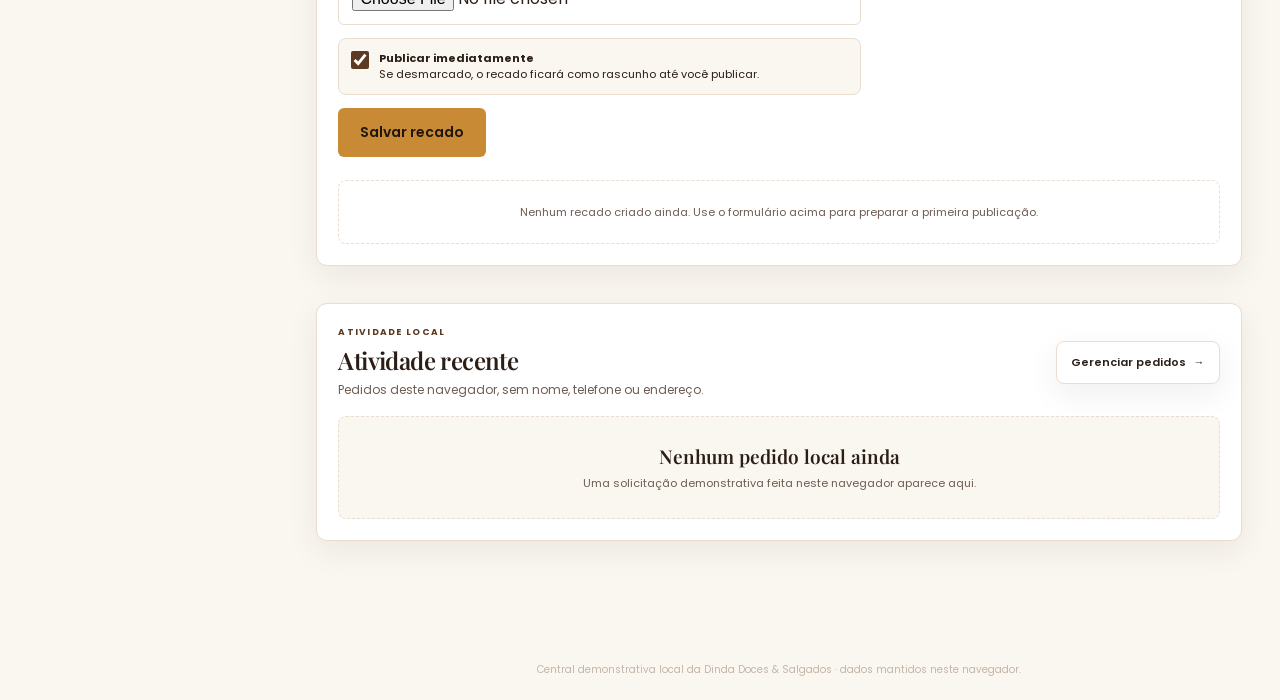
<file: painel.html>
<!DOCTYPE html>

<html data-tema="marrom" lang="pt-BR">

<head>
  <meta charset="utf-8" />
  <meta content="width=device-width, initial-scale=1" name="viewport" />
  <meta content="#0e0e0e" name="theme-color" />
  <meta content="Painel demonstrativo local da Dinda Doces &amp; Salgados." name="description" />
  <title>Central da Dinda — demonstração local</title>
  <link href="img/fivecon.png" rel="icon" type="image/png" />
  <link href="https://fonts.googleapis.com" rel="preconnect" />
  <link crossorigin="" href="https://fonts.gstatic.com" rel="preconnect" />
  <link
    href="https://fonts.googleapis.com/css2?family=Great+Vibes&amp;family=Playfair+Display:ital,wght@0,500;0,600;0,700;1,500;1,600&amp;family=Poppins:wght@400;500;600;700&amp;display=swap"
    rel="stylesheet" />
  <link href="css/site.css" rel="stylesheet" />
  <link href="css/ref-painel.css" rel="stylesheet" />
  <link href="css/admin-layout.css" rel="stylesheet" />
  <link href="css/responsive-tablet.css" rel="stylesheet" />
  <script>
    try {
      const t = localStorage.getItem("dinda-novo-tema");
      if (["marrom", "preto", "rosa", "rosa-preto"].includes(t))
        document.documentElement.dataset.tema = t;
    } catch (e) { }
  </script>
  <script defer="" src="js/store.js"></script>
  <script defer="" src="js/reviews-store.js"></script>
  <script defer="" src="js/layout.js"></script>
  <script defer="" src="js/site.js"></script>
  <script defer="" src="js/admin.js"></script>
  <script defer="" src="js/blog.js"></script>
</head>

<body class="administracao-pagina pagina-referencia-painel">
  <a class="pular-link" href="#principal-conteudo">Pular para o conteúdo</a>
  <header class="administracao-barraglobal">
    <div class="administracao-barraglobal-interno">
      <div class="administracao-barraglobal-contexto">
        <span aria-hidden="true" class="administracao-barraglobal-ponto"></span><span><strong>Central
            local</strong><small>Dados neste dispositivo</small></span>
      </div>
      <div class="administracao-barraglobal-acoes">
        <a class="administracao-barraglobal-loja" href="index.html">Ver loja pública <span
            aria-hidden="true">↗</span></a>
        <div class="tema-seletor">
          <button aria-controls="tema-menu" aria-expanded="false" aria-haspopup="true"
            aria-label="Escolher tema de cores" class="icone-botao tema-gatilho" id="tema-alternar" type="button">
            <svg aria-hidden="true" viewbox="0 0 24 24">
              <path
                d="M12 3a9 9 0 1 0 0 18h1.2a2.3 2.3 0 0 0 1.4-4.1 1.7 1.7 0 0 1 1-3.1H17a4 4 0 0 0 4-4c0-3.8-4-6.8-9-6.8Z">
              </path>
              <circle cx="7.5" cy="10" r="1"></circle>
              <circle cx="11" cy="6.8" r="1"></circle>
              <circle cx="15.4" cy="7.8" r="1"></circle>
            </svg>
          </button>
          <div aria-label="Temas disponíveis" class="tema-menu" hidden="" id="tema-menu" role="group">
            <span class="tema-menu-titulo">Escolha seu tema</span>
            <button aria-pressed="true" class="tema-opcao" data-tema-escolha="marrom" type="button">
              <span class="tema-amostra amostra-marrom"></span>Marrom
            </button>
            <button aria-pressed="false" class="tema-opcao" data-tema-escolha="preto" type="button">
              <span class="tema-amostra amostra-preto"></span>Preto Luxo
            </button>
            <button aria-pressed="false" class="tema-opcao" data-tema-escolha="rosa" type="button">
              <span class="tema-amostra amostra-rosa"></span>Rosa Soft
            </button>
            <button aria-pressed="false" class="tema-opcao" data-tema-escolha="rosa-preto" type="button">
              <span class="tema-amostra amostra-rosa-chique"></span>Rosa Chic
            </button>
          </div>
        </div>
        <button aria-controls="administracao-barra-lateral" aria-expanded="false"
          aria-label="Abrir navegação administrativa" class="hamburguer administracao-menu-alternar"
          id="administracao-menu-alternar" type="button">
          <span></span><span></span><span></span>
        </button>
      </div>
    </div>
  </header>
  <div aria-hidden="true" class="administracao-navegacao-sobreposicao" hidden=""
    id="administracao-navegacao-sobreposicao"></div>
  <div aria-atomic="true" aria-live="polite" class="site-notificacao" hidden="" id="site-notificacao" role="status">
  </div>
  <main aria-labelledby="pagina-titulo" class="pagina-principal" id="principal-conteudo" tabindex="-1">
    <div class="administracao-disposicao">
      <aside aria-hidden="false" aria-label="Navegação da central demonstrativa" class="administracao-barra-lateral"
        id="administracao-barra-lateral">
        <div aria-label="Dinda Doces &amp; Salgados" class="administracao-marca marca">
          <img alt="Dinda Doces &amp; Salgados" height="60" src="img/logo-dinda.png" width="180" />
        </div>
        <p class="administracao-barra-lateral-titulo">Área da loja · demo</p>
        <nav aria-label="Navegação administrativa">
          <a aria-current="page" href="painel.html"><span aria-hidden="true" class="navegacao-simbolo">◫</span>Visão
            geral</a>
          <a href="pedidos.html"><span aria-hidden="true" class="navegacao-simbolo">▤</span>Pedidos
            locais</a>
          <a href="avaliacoes.html"><span aria-hidden="true" class="navegacao-simbolo">☆</span>Avaliações</a>
          <a href="produtos.html"><span aria-hidden="true" class="navegacao-simbolo">◇</span>Produtos</a>
          <a href="#blog-gestao"><span aria-hidden="true" class="navegacao-simbolo">✎</span>Blog e
            recados</a>
          <a class="administracao-link-vitrine" href="index.html"><span aria-hidden="true"
              class="navegacao-simbolo">↗</span>Ver loja
            pública</a>
        </nav>
        <aside class="barra-lateral-nota">
          Central demonstrativa<br />Dados guardados neste navegador
        </aside>
      </aside>
      <div class="administracao-principal-coluna">
        <div class="administracao-conteudo estrutura">
          <section aria-labelledby="pagina-titulo" class="administracao-introducao">
            <div class="administracao-titulo">
              <div class="administracao-titulo-redacao">
                <p class="sobretitulo">Central da Dinda · modo local</p>
                <h1 id="pagina-titulo">Seu painel, <em>em um só lugar.</em></h1>
                <p>
                  Resumo das alterações e solicitações demonstrativas
                  guardadas neste navegador.
                </p>
              </div>
              <div class="administracao-acoes">
                <button class="botao-secundario" data-atualizar-painel="" type="button">
                  <span aria-hidden="true">↻</span> Atualizar painel
                </button>
                <button class="botao-secundario" data-imprimir-pagina="" type="button">
                  <span aria-hidden="true">▧</span> Imprimir
                </button>
              </div>
            </div>
            <div class="administracao-aviso" role="note">
              <span aria-hidden="true">i</span>
              <div>
                <strong>Demonstração local — não é um painel protegido.</strong>
                Não há autenticação nem banco de dados. Os dados deste painel
                ficam apenas neste navegador; não use informações reais de
                clientes nem opere pedidos reais.
              </div>
            </div>
            <div class="administracao-aviso" data-administracao-armazenamento-aviso="" hidden="" role="alert"></div>
          </section>
          <section aria-label="Indicadores locais" class="administracao-estatisticas">
            <article class="administracao-estatistica">
              <span aria-hidden="true" class="estatistica-icone">▤</span><span class="estatistica-rotulo">Solicitações
                locais</span><strong id="metrica-pedidos">0</strong><small>Registros do checkout demonstrativo</small>
            </article>
            <article class="administracao-estatistica">
              <span aria-hidden="true" class="estatistica-icone">◷</span><span class="estatistica-rotulo">Em
                andamento</span><strong id="metrica-abrir">0</strong><small>Sem concluir ou cancelar</small>
            </article>
            <article class="administracao-estatistica">
              <span aria-hidden="true" class="estatistica-icone">♨</span><span class="estatistica-rotulo">Em
                produção</span><strong id="metrica-producao">0</strong><small>Status local informado no painel</small>
            </article>
            <article class="administracao-estatistica">
              <span aria-hidden="true" class="estatistica-icone">R$</span><span class="estatistica-rotulo">Subtotal
                somado</span><strong id="metrica-subtotal">R$ 0,00</strong><small>Não representa faturamento</small>
            </article>
          </section>
          <section aria-label="Resumo da atividade" class="administracao-painel-grade">
            <section aria-labelledby="grafico-titulo" class="administracao-painel grafico-painel">
              <div class="administracao-painel-titulo">
                <div>
                  <p class="secao-antetitulo">Visão da semana</p>
                  <h2 id="grafico-titulo">Solicitações nos últimos sete dias</h2>
                  <p>Contagem local; não representa volume de vendas.</p>
                </div>
                <span aria-hidden="true" class="painel-emblema">⌁</span>
              </div>
              <div aria-label="Solicitações locais nos últimos sete dias" class="administracao-grafico"
                id="pedidos-grafico" role="img"></div>
            </section>
            <section aria-labelledby="atalho-titulo" class="administracao-painel atalhos-painel">
              <div class="administracao-painel-titulo">
                <div>
                  <p class="secao-antetitulo">Acesso rápido</p>
                  <h2 id="atalho-titulo">Atalhos da central</h2>
                </div>
              </div>
              <div class="administracao-estatisticas atalho-grade">
                <a class="administracao-estatistica" href="pedidos.html"><span aria-hidden="true"
                    class="estatistica-icone">▤</span><span>Pedidos locais</span><strong>Ver
                    status</strong><small>Buscar, filtrar e atualizar</small></a>
                <a class="administracao-estatistica" href="produtos.html"><span aria-hidden="true"
                    class="estatistica-icone">◇</span><span>Cardápio local</span><strong
                    id="metrica-produtos">0</strong><small>Produtos editáveis neste navegador</small></a>
                <a class="administracao-estatistica" href="avaliacoes.html"><span aria-hidden="true"
                    class="estatistica-icone">☆</span><span>Avaliações pendentes</span><strong
                    id="metrica-pendente-avaliacoes">0</strong><small>Comentários aguardando moderação</small></a>
                <a class="administracao-estatistica" href="avaliacoes.html"><span aria-hidden="true"
                    class="estatistica-icone">✧</span><span>Avaliações publicadas</span><strong
                    id="metrica-avaliado">0</strong><small>Visíveis na home local</small></a>
              </div>
            </section>
          </section>
          <section aria-labelledby="blog-gestao-titulo" class="administracao-painel blog-administracao-painel"
            id="blog-gestao">
            <div class="administracao-painel-titulo">
              <div>
                <p class="secao-antetitulo">Comunicação com clientes</p>
                <h2 id="blog-gestao-titulo">Blog e recados da Dinda</h2>
                <p>
                  Prepare novidades, avisos e inspirações para a página
                  inicial.
                </p>
              </div>
              <span class="blog-publicacao-contagem" id="blog-publicacao-contagem">0 publicados · 0 no total</span>
            </div>
            <p class="blog-local-nota" role="note">
              <strong>Demonstração local:</strong> os recados ficam apenas
              neste navegador. Uma publicação aparece na home deste mesmo
              dispositivo/origem; não é enviada nem sincronizada com a loja
              real. Para publicar para todos os clientes será necessário
              conectar um backend.
            </p>
            <form id="blog-publicacao-formulario" novalidate="">
              <div class="blog-editor-grade">
                <div class="blog-editor-campos">
                  <div class="formulario-campos">
                    <label for="blog-titulo">Título <span class="obrigatorio-marca">*</span></label><input
                      id="blog-titulo" maxlength="90" name="title" placeholder="Ex.: Novidade fresquinha na vitrine"
                      required="" type="text" />
                  </div>
                  <div class="formulario-campos">
                    <label for="blog-descricao">Descrição <span class="obrigatorio-marca">*</span></label><textarea
                      id="blog-descricao" maxlength="700" minlength="12" name="description"
                      placeholder="Escreva o recado para os clientes (12 a 700 caracteres)." required=""
                      rows="5"></textarea><small>12 a 700 caracteres; o conteúdo será exibido como texto
                      simples.</small>
                  </div>
                  <div class="formulario-campos">
                    <label for="blog-galeria-imagem">Escolher uma imagem da galeria</label><select
                      id="blog-galeria-imagem" name="galleryImage">
                      <option value="">
                        Selecione uma foto já incluída…
                      </option>
                      <option value="img/bolo-2.jpg">Bolo caseiro</option>
                      <option value="img/bolo-3.jpg">Bolo artesanal</option>
                      <option value="img/bolo-4.jpg">Bolo decorado</option>
                      <option value="img/bolo-limao.jpg">
                        Bolo de limão
                      </option>
                      <option value="img/bolo5.jpg">Bolo de chocolate</option>
                      <option value="img/bolo7.jpg">Bolo com morangos</option>
                      <option value="img/brigadeiro.jpg">Brigadeiros</option>
                      <option value="img/coxinha.jpg">
                        Salgado artesanal
                      </option>
                      <option value="img/docinhos.jpg">Docinhos</option>
                      <option value="img/docinhos1.jpg">
                        Docinhos variados
                      </option>
                      <option value="img/salgados.jpg">Salgados</option>
                      <option value="img/salgados1.jpg">Mini salgados</option>
                    </select>
                  </div>
                  <div class="formulario-campos">
                    <label for="blog-imagem-arquivo">Ou enviar uma imagem própria</label><input
                      accept="image/jpeg,image/png,image/webp" id="blog-imagem-arquivo" name="imageFile"
                      type="file" /><small>JPG, PNG ou WebP; no máximo 12 MB. A imagem é reduzida
                      e guardada localmente.</small>
                  </div>
                  <label class="blog-publicar-alternar" for="blog-publicar-agora"><input checked=""
                      id="blog-publicar-agora" name="publishNow" type="checkbox" /><span><strong>Publicar
                        imediatamente</strong><br />Se
                      desmarcado, o recado ficará como rascunho até você
                      publicar.</span></label>
                </div>
                <div class="blog-previsualizacao-painel">
                  <span>Pré-visualização da imagem</span><img alt="" class="blog-imagem-previsualizacao" hidden=""
                    id="blog-imagem-previsualizacao" />
                  <div aria-hidden="true" class="blog-previsualizacao-marcador">
                    Escolha uma foto da galeria ou envie uma imagem para ver a
                    prévia.
                  </div>
                </div>
              </div>
              <div class="blog-formulario-acoes">
                <button class="botao botao-principal" type="submit">
                  Salvar recado</button><button class="botao-secundario" hidden="" id="blog-cancelar-editar"
                  type="button">
                  Cancelar edição
                </button>
              </div>
              <p aria-live="polite" class="blog-comentario" hidden="" id="blog-comentario" role="status"></p>
            </form>
            <div aria-label="Recados salvos neste navegador" class="blog-administracao-lista"
              id="blog-publicacao-lista"></div>
          </section>
          <section aria-labelledby="recente-titulo" class="administracao-painel recente-painel">
            <div class="administracao-titulo recente-titulo">
              <div>
                <p class="secao-antetitulo">Atividade local</p>
                <h2 id="recente-titulo">Atividade recente</h2>
                <p>
                  Pedidos deste navegador, sem nome, telefone ou endereço.
                </p>
              </div>
              <a class="botao-secundario" href="pedidos.html">Gerenciar pedidos <span aria-hidden="true">→</span></a>
            </div>
            <div aria-live="polite" id="recente-pedidos"></div>
          </section>
          <p class="demo-nota">
            Para uma operação real são necessários backend, autenticação
            segura, banco de dados e políticas de acesso. Esta versão não
            envia, recebe nem sincroniza dados com a loja.
          </p>
        </div>
      </div>
    </div>
  </main>
  <template id="modelo-coluna-grafico">
    <div class="administracao-grafico-coluna"><strong data-valor-grafico></strong><span aria-hidden="true"
        data-barra-grafico></span><small data-dia-grafico></small></div>
  </template>
  <template id="modelo-pedido-recente">
    <article class="administracao-pedido-cartao">
      <div class="administracao-pedido-cabeca">
        <div>
          <h3 data-referencia-pedido></h3><span class="administracao-pedido-meta" data-data-pedido></span>
        </div><span class="status-pildora" data-situacao-pedido></span>
      </div>
      <div class="administracao-pedido-controles"><span class="administracao-pedido-total"
          data-subtotal-pedido></span><a class="botao-secundario" href="pedidos.html">Gerenciar</a></div>
    </article>
  </template>
  <template id="modelo-lista-pedidos">
    <div class="administracao-pedido-lista"></div>
  </template>
  <template id="modelo-vazio-pedidos">
    <div class="vazio-estado">
      <h3>Nenhum pedido local ainda</h3>
      <p>Uma solicitação demonstrativa feita neste navegador aparece aqui.</p>
    </div>
  </template>
  <template id="modelo-vazio-blog-administracao">
    <p class="blog-administracao-vazio">Nenhum recado criado ainda. Use o formulário acima para preparar a primeira
      publicação.</p>
  </template>
  <template id="modelo-cartao-blog-administracao">
    <article class="blog-administracao-cartao"><img class="blog-administracao-miniatura" alt="" loading="lazy"
        data-imagem-blog-administracao>
      <div class="blog-administracao-redacao"><span class="blog-publicacao-status"
          data-situacao-blog-administracao></span>
        <h3 data-titulo-blog-administracao></h3>
        <p data-descricao-blog-administracao></p><small data-data-blog-administracao></small>
      </div>
      <div class="blog-administracao-acoes"><button type="button" class="botao-secundario"
          data-blog-acao="edit">Editar</button><button type="button" class="botao-secundario"
          data-blog-acao="toggle"></button><button type="button" class="botao-secundario blog-excluir-botao"
          data-blog-acao="delete">Remover</button></div>
    </article>
  </template>
  <template id="modelo-canvas-blog">
    <div hidden><canvas data-canvas-redimensionamento></canvas></div>
  </template>

  <footer class="rodape-administrativo">
    <p>Central demonstrativa local da Dinda Doces &amp; Salgados · dados mantidos neste navegador.</p>
  </footer>
</body>

</html>
</file>
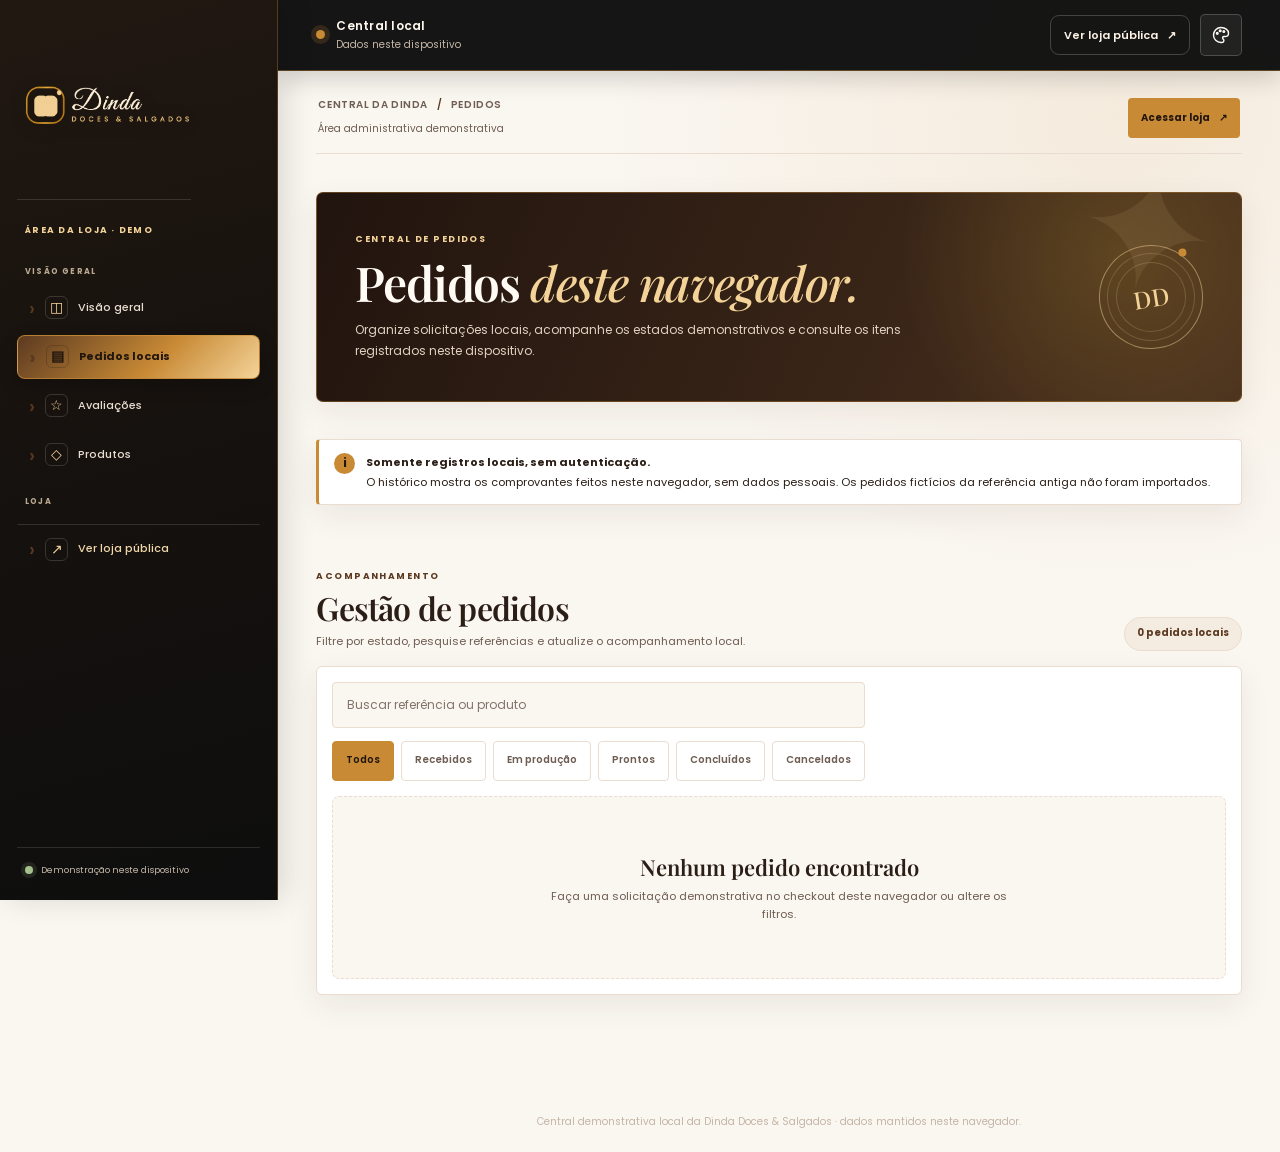
<file: pedidos.html>
<!DOCTYPE html>

<html data-tema="marrom" lang="pt-BR">

<head>
  <meta charset="utf-8" />
  <meta content="width=device-width, initial-scale=1" name="viewport" />
  <meta content="#0e0e0e" name="theme-color" />
  <meta content="Pedidos de demonstração armazenados neste navegador." name="description" />
  <title>Pedidos locais — Central da Dinda</title>
  <link href="img/fivecon.png" rel="icon" type="image/png" />
  <link href="https://fonts.googleapis.com" rel="preconnect" />
  <link crossorigin="" href="https://fonts.gstatic.com" rel="preconnect" />
  <link
    href="https://fonts.googleapis.com/css2?family=Great+Vibes&amp;family=Playfair+Display:ital,wght@0,500;0,600;0,700;1,500;1,600&amp;family=Poppins:wght@400;500;600;700&amp;display=swap"
    rel="stylesheet" />
  <link href="css/site.css" rel="stylesheet" />
  <link href="css/ref-pedidos.css" rel="stylesheet" />
  <link href="css/admin-layout.css" rel="stylesheet" />
  <link href="css/responsive-tablet.css" rel="stylesheet" />
  <script>
    try {
      const t = localStorage.getItem("dinda-novo-tema");
      if (["marrom", "preto", "rosa", "rosa-preto"].includes(t))
        document.documentElement.dataset.tema = t;
    } catch (e) { }
  </script>
  <script defer="" src="js/store.js"></script>
  <script defer="" src="js/reviews-store.js"></script>
  <script defer="" src="js/layout.js"></script>
  <script defer="" src="js/site.js"></script>
  <script defer="" src="js/admin.js"></script>
  <script defer="" src="js/orders-admin.js"></script>
</head>

<body class="administracao-pagina pagina-referencia-pedidos">
  <a class="pular-link" href="#principal-conteudo">Pular para o conteúdo</a>
  <header class="administracao-barraglobal">
    <div class="administracao-barraglobal-interno">
      <div class="administracao-barraglobal-contexto">
        <span aria-hidden="true" class="administracao-barraglobal-ponto"></span><span><strong>Central
            local</strong><small>Dados neste dispositivo</small></span>
      </div>
      <div class="administracao-barraglobal-acoes">
        <a class="administracao-barraglobal-loja" href="index.html">Ver loja pública <span
            aria-hidden="true">↗</span></a>
        <div class="tema-seletor">
          <button aria-controls="tema-menu" aria-expanded="false" aria-haspopup="true"
            aria-label="Escolher tema de cores" class="icone-botao tema-gatilho" id="tema-alternar" type="button">
            <svg aria-hidden="true" viewbox="0 0 24 24">
              <path
                d="M12 3a9 9 0 1 0 0 18h1.2a2.3 2.3 0 0 0 1.4-4.1 1.7 1.7 0 0 1 1-3.1H17a4 4 0 0 0 4-4c0-3.8-4-6.8-9-6.8Z">
              </path>
              <circle cx="7.5" cy="10" r="1"></circle>
              <circle cx="11" cy="6.8" r="1"></circle>
              <circle cx="15.4" cy="7.8" r="1"></circle>
            </svg>
          </button>
          <div aria-label="Temas disponíveis" class="tema-menu" hidden="" id="tema-menu" role="group">
            <span class="tema-menu-titulo">Escolha seu tema</span>
            <button aria-pressed="true" class="tema-opcao" data-tema-escolha="marrom" type="button">
              <span class="tema-amostra amostra-marrom"></span>Marrom
            </button>
            <button aria-pressed="false" class="tema-opcao" data-tema-escolha="preto" type="button">
              <span class="tema-amostra amostra-preto"></span>Preto Luxo
            </button>
            <button aria-pressed="false" class="tema-opcao" data-tema-escolha="rosa" type="button">
              <span class="tema-amostra amostra-rosa"></span>Rosa Soft
            </button>
            <button aria-pressed="false" class="tema-opcao" data-tema-escolha="rosa-preto" type="button">
              <span class="tema-amostra amostra-rosa-chique"></span>Rosa Chic
            </button>
          </div>
        </div>
        <button aria-controls="administracao-barra-lateral" aria-expanded="false"
          aria-label="Abrir navegação administrativa" class="hamburguer administracao-menu-alternar"
          id="administracao-menu-alternar" type="button">
          <span></span><span></span><span></span>
        </button>
      </div>
    </div>
  </header>
  <div aria-hidden="true" class="administracao-navegacao-sobreposicao" hidden=""
    id="administracao-navegacao-sobreposicao"></div>
  <div aria-atomic="true" aria-live="polite" class="site-notificacao" hidden="" id="site-notificacao" role="status">
  </div>
  <main aria-labelledby="pagina-titulo" class="pagina-principal" id="principal-conteudo" tabindex="-1">
    <div class="administracao-disposicao estrutura">
      <aside aria-hidden="false" aria-label="Navegação da central demonstrativa" class="administracao-barra-lateral"
        id="administracao-barra-lateral">
        <div aria-label="Dinda Doces &amp; Salgados" class="administracao-marca marca">
          <img alt="Dinda Doces &amp; Salgados" height="60" src="img/logo-dinda.png" width="180" />
        </div>
        <p class="administracao-barra-lateral-titulo">Área da loja · demo</p>
        <nav aria-label="Navegação administrativa">
          <span class="administracao-navegacao-rotulo">Visão geral</span>
          <a href="painel.html"><span aria-hidden="true" class="administracao-navegacao-marca">◫</span>Visão
            geral</a>
          <a aria-current="page" href="pedidos.html"><span aria-hidden="true"
              class="administracao-navegacao-marca">▤</span>Pedidos
            locais</a>
          <a href="avaliacoes.html"><span aria-hidden="true"
              class="administracao-navegacao-marca">☆</span>Avaliações</a>
          <a href="produtos.html"><span aria-hidden="true" class="administracao-navegacao-marca">◇</span>Produtos</a>
          <span class="administracao-navegacao-rotulo">Loja</span>
          <a class="administracao-link-vitrine" href="index.html"><span aria-hidden="true"
              class="administracao-navegacao-marca">↗</span>Ver loja
            pública</a>
        </nav>
        <aside class="administracao-barra-lateral-rodape">
          <span aria-hidden="true" class="barra-lateral-status-ponto"></span><span>Demonstração neste dispositivo</span>
        </aside>
      </aside>
      <div class="administracao-conteudo">
        <header class="administracao-barrasuperior">
          <div>
            <p class="administracao-linhasuperior">
              Central da Dinda <span aria-hidden="true">/</span> pedidos
            </p>
            <span class="administracao-barrasuperior-nota">Área administrativa demonstrativa</span>
          </div>
          <a class="administracao-link-loja" href="index.html">Acessar loja <span aria-hidden="true">↗</span></a>
        </header>
        <section aria-labelledby="pagina-titulo" class="administracao-destaque">
          <div class="administracao-destaque-redacao">
            <p class="administracao-sobretitulo">Central de pedidos</p>
            <h1 id="pagina-titulo">Pedidos <em>deste navegador.</em></h1>
            <p>
              Organize solicitações locais, acompanhe os estados
              demonstrativos e consulte os itens registrados neste
              dispositivo.
            </p>
          </div>
          <div aria-hidden="true" class="administracao-destaque-marca">
            <span>DD</span><i></i>
          </div>
        </section>
        <div class="administracao-aviso" role="note">
          <span aria-hidden="true">i</span>
          <div>
            <strong>Somente registros locais, sem autenticação.</strong>O
            histórico mostra os comprovantes feitos neste navegador, sem dados
            pessoais. Os pedidos fictícios da referência antiga não foram
            importados.
          </div>
        </div>
        <div class="administracao-aviso administracao-armazenamento-aviso" data-administracao-armazenamento-aviso=""
          hidden="" role="alert"></div>
        <section aria-labelledby="pedidos-cabecalho" class="pedidos-secao">
          <div class="administracao-titulo">
            <div>
              <p class="administracao-sobretitulo">Acompanhamento</p>
              <h2 id="pedidos-cabecalho">Gestão de pedidos</h2>
              <p>
                Filtre por estado, pesquise referências e atualize o
                acompanhamento local.
              </p>
            </div>
            <span aria-live="polite" class="status-pildora" id="pedidos-contagem">0 pedidos locais</span>
          </div>
          <section aria-label="Filtros de pedidos" class="administracao-painel">
            <div class="administracao-barra-de-ferramentas">
              <label class="visualmente-oculto" for="pedidos-buscar">Buscar pedidos locais</label>
              <input class="administracao-buscar" id="pedidos-buscar" placeholder="Buscar referência ou produto"
                type="search" />
              <div aria-label="Filtrar pedidos por status" class="administracao-filtros" role="group">
                <button aria-pressed="true" class="administracao-filtro" data-pedido-filtro="todos" type="button">
                  Todos
                </button>
                <button aria-pressed="false" class="administracao-filtro" data-pedido-filtro="Recebido" type="button">
                  Recebidos
                </button>
                <button aria-pressed="false" class="administracao-filtro" data-pedido-filtro="Em produção"
                  type="button">
                  Em produção
                </button>
                <button aria-pressed="false" class="administracao-filtro" data-pedido-filtro="Pronto" type="button">
                  Prontos
                </button>
                <button aria-pressed="false" class="administracao-filtro" data-pedido-filtro="Concluído" type="button">
                  Concluídos
                </button>
                <button aria-pressed="false" class="administracao-filtro" data-pedido-filtro="Cancelado" type="button">
                  Cancelados
                </button>
              </div>
            </div>
            <div aria-live="polite" class="administracao-pedido-lista" id="pedidos-lista"></div>
          </section>
          <template id="modelo-pedido-vazio">
            <div class="vazio-estado">
              <h3>Nenhum pedido encontrado</h3>
              <p>Faça uma solicitação demonstrativa no checkout deste navegador ou altere os filtros.</p>
            </div>
          </template>
          <template id="modelo-cartao-pedido">
            <article class="administracao-pedido-cartao" data-pedido-cartao data-situacao="">
              <div class="administracao-pedido-cabeca">
                <div>
                  <h3 data-codigo-pedido></h3><span class="administracao-pedido-meta">Registrado <time
                      data-data-do-pedido></time></span>
                </div><span class="status-pildora" data-situacao="" data-situacao-pedido></span>
              </div>
              <ul class="administracao-pedido-itens" data-produtos-do-pedido></ul>
              <div class="administracao-pedido-controles"><label data-situacao-rotulo>Status demonstrativo<select
                    data-situacao-selecionar=""></select></label><strong class="administracao-pedido-total"
                  data-pedido-total></strong><button class="botao-secundario" type="button" data-salvar-status="">Salvar
                  status</button><button class="botao-secundario" type="button" data-excluir-pedido="">Apagar pedido
                  local</button></div>
              <p class="demo-nota">Este registro contém somente referência, data, subtotal e itens/opções permitidas.
                Alterar o status atualiza o histórico e o rastreio neste navegador.</p>
            </article>
          </template>
          <template id="modelo-item-pedido">
            <li><span data-item-descricao></span><span data-detalhamento-item></span></li>
          </template>
          <template id="modelo-detalhe-item"><small data-detalhe-texto></small></template>
          <template id="modelo-opcao-status">
            <option value=""></option>
          </template>
          <p class="demo-nota">
            Alterações de status refletem em Meus pedidos e no rastreio apenas
            neste navegador. O painel não confirma produção, entrega ou
            pagamento.
          </p>
        </section>
      </div>
    </div>
  </main>

  <footer class="rodape-administrativo">
    <p>Central demonstrativa local da Dinda Doces &amp; Salgados · dados mantidos neste navegador.</p>
  </footer>
</body>

</html>
</file>
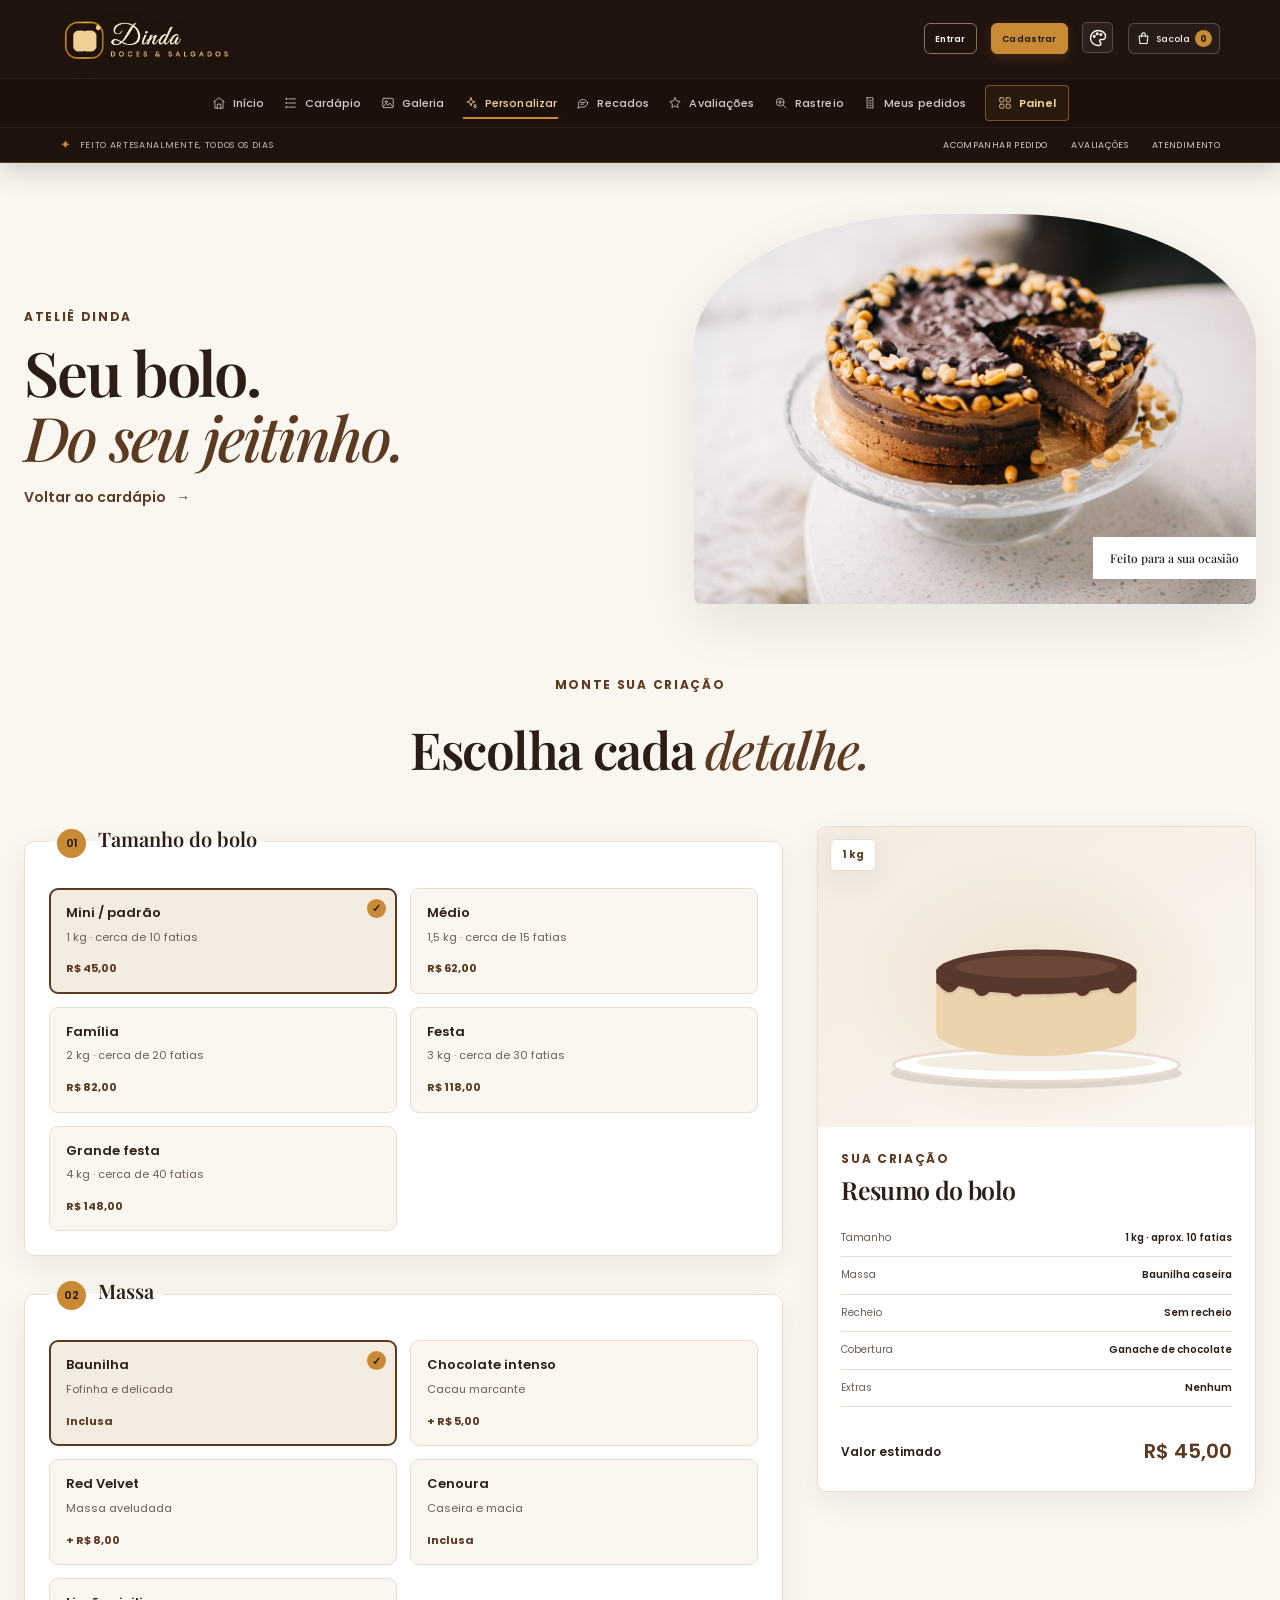
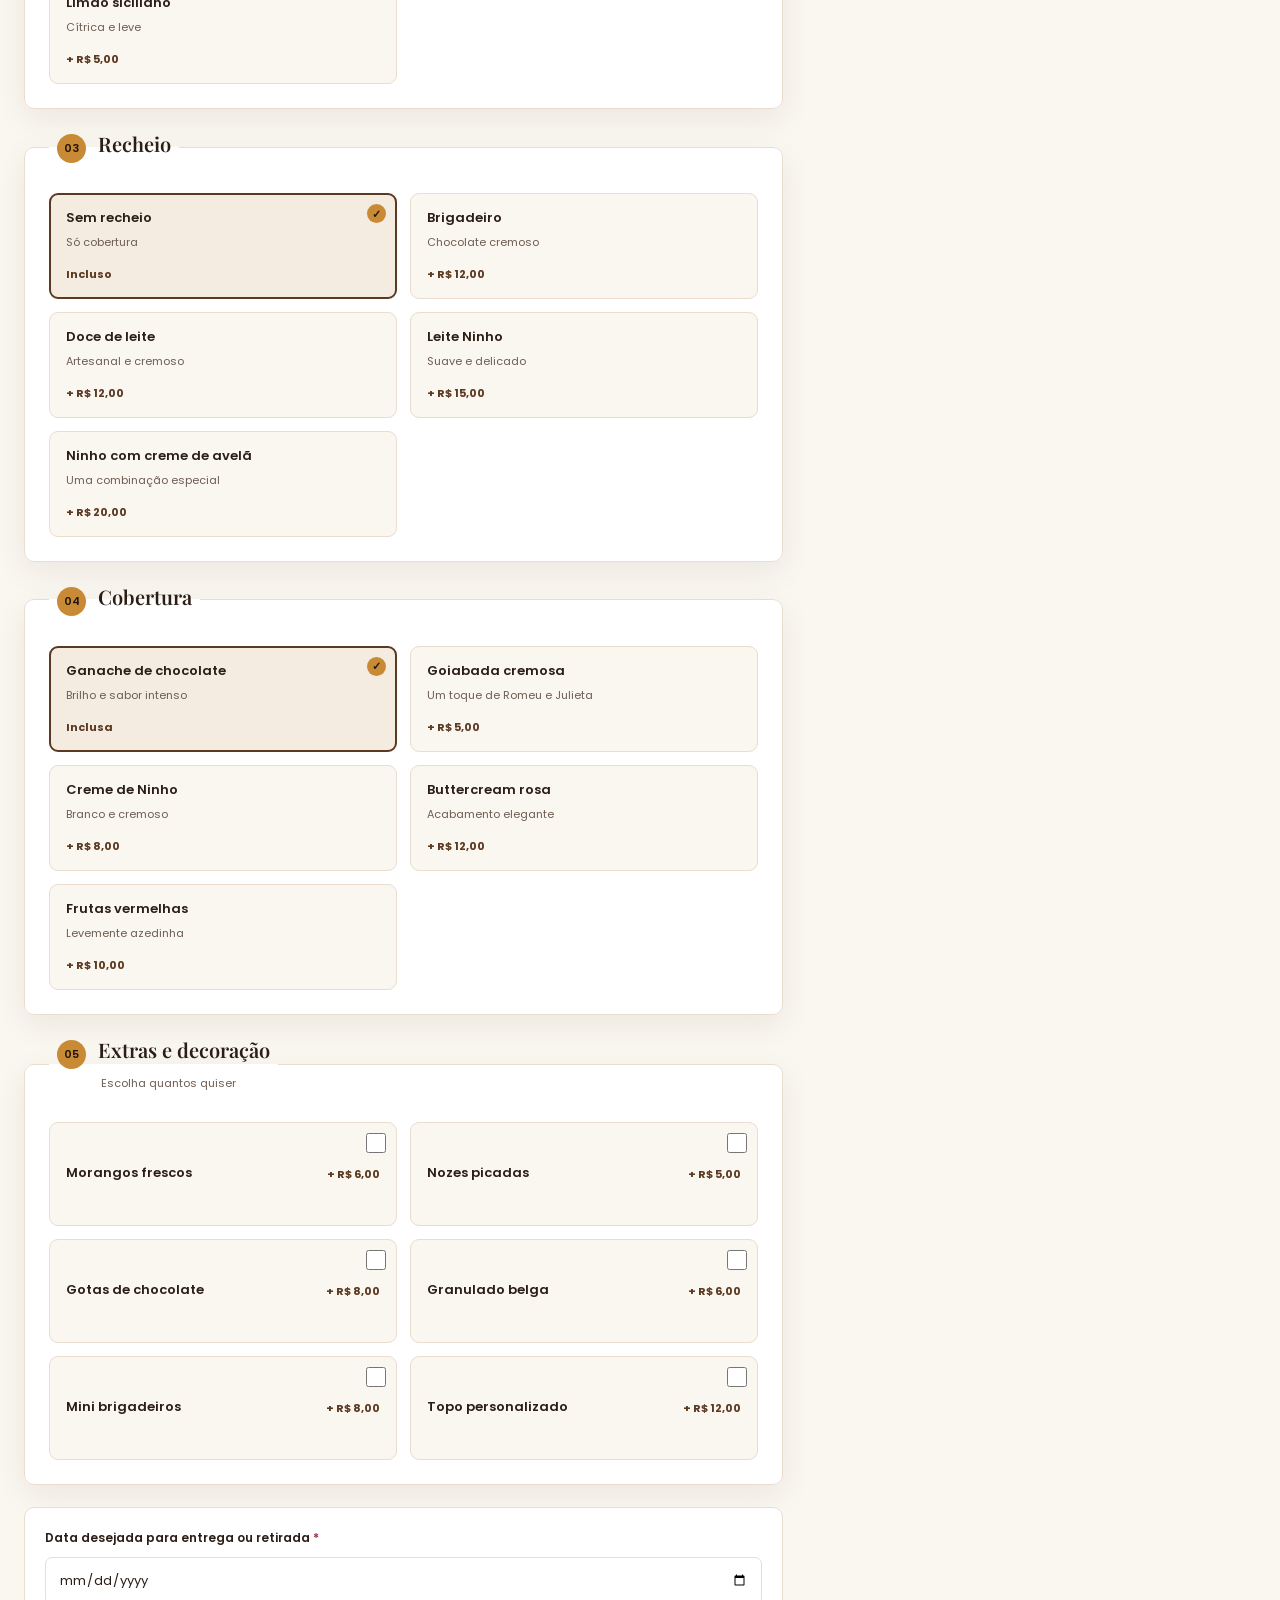
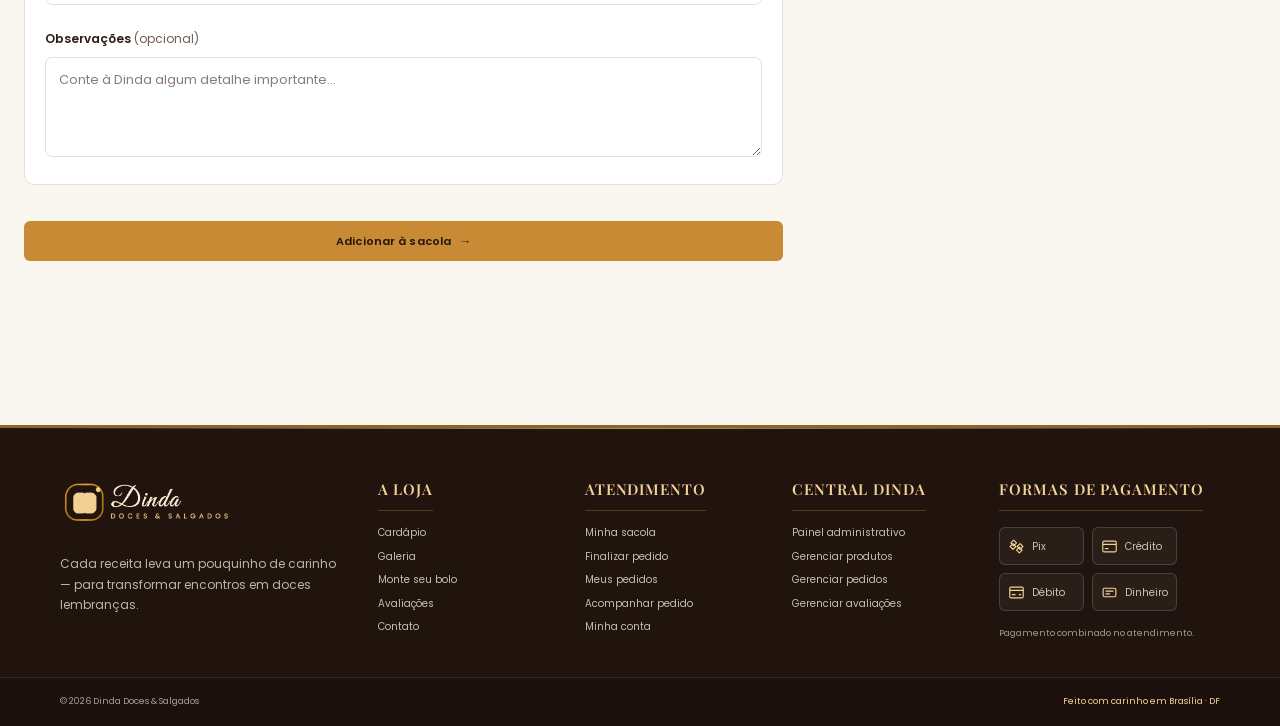
<file: personalizar.html>
<!DOCTYPE html>

<html data-tema="marrom" lang="pt-BR">

<head>
  <meta charset="utf-8" />
  <meta content="width=device-width, initial-scale=1" name="viewport" />
  <meta content="#0e0e0e" name="theme-color" />
  <meta content="Personalize seu bolo com a Dinda: escolha tamanho, massa, recheio, cobertura e detalhes."
    name="description" />
  <title>Personalize seu bolo — Dinda Doces &amp; Salgados</title>
  <link href="img/fivecon.png" rel="icon" type="image/png" />
  <link href="https://fonts.googleapis.com" rel="preconnect" />
  <link crossorigin="" href="https://fonts.gstatic.com" rel="preconnect" />
  <link
    href="https://fonts.googleapis.com/css2?family=Great+Vibes&amp;family=Playfair+Display:ital,wght@0,500;0,600;0,700;1,500;1,600&amp;family=Poppins:wght@400;500;600;700&amp;display=swap"
    rel="stylesheet" />
  <link href="css/site.css" rel="stylesheet" />
  <link href="css/ref-personalizar.css" rel="stylesheet" />
  <link href="css/responsive-tablet.css" rel="stylesheet" />
  <script>
    try {
      const t = localStorage.getItem("dinda-novo-tema");
      if (["marrom", "preto", "rosa", "rosa-preto"].includes(t))
        document.documentElement.dataset.tema = t;
    } catch (e) { }
  </script>
  <script defer="" src="js/store.js"></script>
  <script defer="" src="js/layout.js"></script>
  <script defer="" src="js/site.js"></script>
  <script defer="" src="js/customize.js"></script>
</head>

<body class="pagina-referencia-personalizar">
  <a class="pular-link" href="#principal-conteudo">Pular para o conteúdo</a>
  <div class="aviso-barra">
    <div class="estrutura aviso-interno">
      <span>Feito artesanalmente em Brasília — DF</span><a href="index.html#contato">Segunda a sábado · 8h às 18h</a>
    </div>
  </div>
  <header class="site-cabecalho">
    <div class="estrutura cabecalho-interno">
      <a aria-label="Dinda Doces e Salgados — início" class="marca" href="index.html#inicio"><img
          alt="Dinda Doces &amp; Salgados" height="60" src="img/logo-dinda.png" width="180" /></a>
      <div aria-label="Ações da loja" class="cabecalho-acoes">
        <a class="cabecalho-conta-botao" href="login.html">Entrar</a>
        <a class="cabecalho-cadastrar-botao" href="cadastro.html">Cadastrar</a>
        <div class="tema-seletor">
          <button aria-controls="tema-menu" aria-expanded="false" aria-haspopup="true"
            aria-label="Escolher tema de cores" class="icone-botao tema-gatilho" id="tema-alternar" type="button">
            <svg aria-hidden="true" viewbox="0 0 24 24">
              <path
                d="M12 3a9 9 0 1 0 0 18h1.2a2.3 2.3 0 0 0 1.4-4.1 1.7 1.7 0 0 1 1-3.1H17a4 4 0 0 0 4-4c0-3.8-4-6.8-9-6.8Z">
              </path>
              <circle cx="7.5" cy="10" r="1"></circle>
              <circle cx="11" cy="6.8" r="1"></circle>
              <circle cx="15.4" cy="7.8" r="1"></circle>
            </svg>
          </button>
          <div aria-label="Temas disponíveis" class="tema-menu" hidden="" id="tema-menu" role="group">
            <span class="tema-menu-titulo">Escolha seu tema</span>
            <button aria-pressed="true" class="tema-opcao" data-tema-escolha="marrom" type="button">
              <span class="tema-amostra amostra-marrom"></span>Marrom
            </button>
            <button aria-pressed="false" class="tema-opcao" data-tema-escolha="preto" type="button">
              <span class="tema-amostra amostra-preto"></span>Preto Luxo
            </button>
            <button aria-pressed="false" class="tema-opcao" data-tema-escolha="rosa" type="button">
              <span class="tema-amostra amostra-rosa"></span>Rosa Soft
            </button>
            <button aria-pressed="false" class="tema-opcao" data-tema-escolha="rosa-preto" type="button">
              <span class="tema-amostra amostra-rosa-chique"></span>Rosa Chic
            </button>
          </div>
        </div>
        <a aria-label="Sacola, 0 itens" class="sacola-link" href="carrinho.html"><svg aria-hidden="true"
            viewbox="0 0 24 24">
            <path d="M5 8h14l-1.2 12H6.2L5 8Z"></path>
            <path d="M9 9V6a3 3 0 0 1 6 0v3"></path>
          </svg><span class="sacola-rotulo">Sacola</span><span aria-label="0 itens na sacola" aria-live="polite"
            class="sacola-contagem" id="sacola-contagem">0</span></a>
        <button aria-controls="movel-menu" aria-expanded="false" aria-label="Abrir menu" class="hamburguer"
          id="menu-alternar" type="button">
          <span></span><span></span><span></span>
        </button>
      </div>
      <nav aria-label="Menu principal" class="movel-menu" hidden="" id="movel-menu">
        <span class="movel-menu-titulo">Conheça a Dinda</span><a class="navegacao-link" href="index.html#inicio"><svg
            aria-hidden="true" class="navegacao-icone" focusable="false" viewbox="0 0 24 24">
            <path d="m3 10 9-7 9 7M5 9v12h14V9M9 21v-7h6v7"></path>
          </svg><span>Início</span></a><a class="navegacao-link" href="index.html#cardapio"><svg aria-hidden="true"
            class="navegacao-icone" focusable="false" viewbox="0 0 24 24">
            <path d="M8 5h12M8 12h12M8 19h12"></path>
            <circle cx="4" cy="5" r="1"></circle>
            <circle cx="4" cy="12" r="1"></circle>
            <circle cx="4" cy="19" r="1"></circle>
          </svg><span>Cardápio</span></a><a class="navegacao-link" href="index.html#galeria"><svg aria-hidden="true"
            class="navegacao-icone" focusable="false" viewbox="0 0 24 24">
            <rect height="16" rx="2" width="18" x="3" y="4"></rect>
            <circle cx="9" cy="10" r="2"></circle>
            <path d="m4 18 5-5 3 3 3-4 5 6"></path>
          </svg><span>Galeria de fotos</span></a><a class="navegacao-link" href="index.html#recados"><svg
            aria-hidden="true" class="navegacao-icone" focusable="false" viewbox="0 0 24 24">
            <path d="M20 11.5a7.5 7.5 0 0 1-7.5 7.5H7l-4 2 1.4-4A7.5 7.5 0 1 1 20 11.5Z"></path>
            <path d="M8 11h8M8 14h5"></path>
          </svg><span>Novidades e recados</span></a><a aria-current="page" class="navegacao-link"
          href="personalizar.html"><svg aria-hidden="true" class="navegacao-icone" focusable="false"
            viewbox="0 0 24 24">
            <path d="m12 3 1.8 5.2L19 10l-5.2 1.8L12 17l-1.8-5.2L5 10l5.2-1.8L12 3Z"></path>
            <path d="m19 15 .9 2.1L22 18l-2.1.9L19 21l-.9-2.1L16 18l2.1-.9L19 15Z"></path>
          </svg><span>Personalizar seu bolo</span></a><a class="navegacao-link" href="index.html#depoimentos"><svg
            aria-hidden="true" class="navegacao-icone" focusable="false" viewbox="0 0 24 24">
            <path d="m12 3 2.7 5.5 6.1.9-4.4 4.3 1 6.1-5.4-2.9-5.4 2.9 1-6.1-4.4-4.3 6.1-.9L12 3Z"></path>
          </svg><span>Avaliações e dúvidas</span></a><a class="navegacao-link" href="index.html#contato"><svg
            aria-hidden="true" class="navegacao-icone" focusable="false" viewbox="0 0 24 24">
            <path
              d="M6.5 3.5h3l1.7 4.2-2 1.6a15 15 0 0 0 5.5 5.5l1.6-2 4.2 1.7v3a2 2 0 0 1-2.2 2A17.5 17.5 0 0 1 4.5 5.7a2 2 0 0 1 2-2.2Z">
            </path>
          </svg><span>Contato</span></a><a class="navegacao-link" href="index.html#localizacao"><svg aria-hidden="true"
            class="navegacao-icone" focusable="false" viewbox="0 0 24 24">
            <path d="M20 10c0 5-8 11-8 11S4 15 4 10a8 8 0 1 1 16 0Z"></path>
            <circle cx="12" cy="10" r="2.5"></circle>
          </svg><span>Mapa de Brasília</span></a><span class="movel-menu-titulo">Seu pedido</span><a
          class="navegacao-link" href="carrinho.html"><svg aria-hidden="true" class="navegacao-icone" focusable="false"
            viewbox="0 0 24 24">
            <path d="M5 8h14l-1.2 12H6.2L5 8Z"></path>
            <path d="M9 9V6a3 3 0 0 1 6 0v3"></path>
          </svg><span>Minha sacola</span></a><a class="navegacao-link" href="checkout.html"><svg aria-hidden="true"
            class="navegacao-icone" focusable="false" viewbox="0 0 24 24">
            <rect height="14" rx="2" width="18" x="3" y="5"></rect>
            <path d="M3 10h18M7 15h4"></path>
          </svg><span>Finalizar pedido</span></a><a class="navegacao-link" href="meus-pedidos.html"><svg
            aria-hidden="true" class="navegacao-icone" focusable="false" viewbox="0 0 24 24">
            <path d="M7 3h10v18l-2.5-1.5L12 21l-2.5-1.5L7 21V3Z"></path>
            <path d="M10 8h4M10 12h4M10 16h4"></path>
          </svg><span>Meus pedidos neste navegador</span></a><a class="navegacao-link" href="rastreio.html"><svg
            aria-hidden="true" class="navegacao-icone" focusable="false" viewbox="0 0 24 24">
            <circle cx="10.5" cy="10.5" r="6.5"></circle>
            <path d="m16 16 4.5 4.5M10.5 7v7M7 10.5h7"></path>
          </svg><span>Acompanhar por referência</span></a><span class="movel-menu-titulo">Conta e central local</span><a
          class="navegacao-link" href="login.html"><svg aria-hidden="true" class="navegacao-icone" focusable="false"
            viewbox="0 0 24 24">
            <circle cx="12" cy="8" r="3.2"></circle>
            <path d="M5.5 20a6.5 6.5 0 0 1 13 0"></path>
          </svg><span>Entrar</span></a><a class="navegacao-link" href="cadastro.html"><svg aria-hidden="true"
            class="navegacao-icone" focusable="false" viewbox="0 0 24 24">
            <circle cx="9" cy="8" r="3"></circle>
            <path d="M3.5 20a5.5 5.5 0 0 1 11 0M18 8v6M15 11h6"></path>
          </svg><span>Criar conta</span></a><a class="navegacao-link administracao-entrada-link" href="painel.html"><svg
            aria-hidden="true" class="navegacao-icone" focusable="false" viewbox="0 0 24 24">
            <rect height="7" rx="1" width="7" x="3" y="3"></rect>
            <rect height="7" rx="1" width="7" x="14" y="3"></rect>
            <rect height="7" rx="1" width="7" x="3" y="14"></rect>
            <rect height="7" rx="1" width="7" x="14" y="14"></rect>
          </svg><span>Painel do admin — demonstração local</span></a>
      </nav>
    </div>
    <div class="cabecalho-navegacao-linha">
      <nav aria-label="Navegação principal" class="computador-navegacao estrutura">
        <a class="navegacao-link" href="index.html#inicio"><svg aria-hidden="true" class="navegacao-icone"
            focusable="false" viewbox="0 0 24 24">
            <path d="m3 10 9-7 9 7M5 9v12h14V9M9 21v-7h6v7"></path>
          </svg><span>Início</span></a><a class="navegacao-link" href="index.html#cardapio"><svg aria-hidden="true"
            class="navegacao-icone" focusable="false" viewbox="0 0 24 24">
            <path d="M8 5h12M8 12h12M8 19h12"></path>
            <circle cx="4" cy="5" r="1"></circle>
            <circle cx="4" cy="12" r="1"></circle>
            <circle cx="4" cy="19" r="1"></circle>
          </svg><span>Cardápio</span></a><a class="navegacao-link" href="index.html#galeria"><svg aria-hidden="true"
            class="navegacao-icone" focusable="false" viewbox="0 0 24 24">
            <rect height="16" rx="2" width="18" x="3" y="4"></rect>
            <circle cx="9" cy="10" r="2"></circle>
            <path d="m4 18 5-5 3 3 3-4 5 6"></path>
          </svg><span>Galeria</span></a><a aria-current="page" class="navegacao-link" href="personalizar.html"><svg
            aria-hidden="true" class="navegacao-icone" focusable="false" viewbox="0 0 24 24">
            <path d="m12 3 1.8 5.2L19 10l-5.2 1.8L12 17l-1.8-5.2L5 10l5.2-1.8L12 3Z"></path>
            <path d="m19 15 .9 2.1L22 18l-2.1.9L19 21l-.9-2.1L16 18l2.1-.9L19 15Z"></path>
          </svg><span>Personalizar</span></a><a class="navegacao-link" href="index.html#recados"><svg aria-hidden="true"
            class="navegacao-icone" focusable="false" viewbox="0 0 24 24">
            <path d="M20 11.5a7.5 7.5 0 0 1-7.5 7.5H7l-4 2 1.4-4A7.5 7.5 0 1 1 20 11.5Z"></path>
            <path d="M8 11h8M8 14h5"></path>
          </svg><span>Recados</span></a><a class="navegacao-link" href="index.html#depoimentos"><svg aria-hidden="true"
            class="navegacao-icone" focusable="false" viewbox="0 0 24 24">
            <path d="m12 3 2.7 5.5 6.1.9-4.4 4.3 1 6.1-5.4-2.9-5.4 2.9 1-6.1-4.4-4.3 6.1-.9L12 3Z"></path>
          </svg><span>Avaliações</span></a><a class="navegacao-link" href="rastreio.html"><svg aria-hidden="true"
            class="navegacao-icone" focusable="false" viewbox="0 0 24 24">
            <circle cx="10.5" cy="10.5" r="6.5"></circle>
            <path d="m16 16 4.5 4.5M10.5 7v7M7 10.5h7"></path>
          </svg><span>Rastreio</span></a><a class="navegacao-link" href="meus-pedidos.html"><svg aria-hidden="true"
            class="navegacao-icone" focusable="false" viewbox="0 0 24 24">
            <path d="M7 3h10v18l-2.5-1.5L12 21l-2.5-1.5L7 21V3Z"></path>
            <path d="M10 8h4M10 12h4M10 16h4"></path>
          </svg><span>Meus pedidos</span></a><a class="navegacao-link administracao-entrada-link"
          href="painel.html"><svg aria-hidden="true" class="navegacao-icone" focusable="false" viewbox="0 0 24 24">
            <rect height="7" rx="1" width="7" x="3" y="3"></rect>
            <rect height="7" rx="1" width="7" x="14" y="3"></rect>
            <rect height="7" rx="1" width="7" x="3" y="14"></rect>
            <rect height="7" rx="1" width="7" x="14" y="14"></rect>
          </svg><span>Painel</span></a>
      </nav>
    </div>
    <div class="cabecalho-servico-linha">
      <div class="estrutura cabecalho-servico-interno">
        <span class="cabecalho-servico-nota"><span aria-hidden="true" class="servico-marca">✦</span> Feito
          artesanalmente, todos os dias</span>
        <div class="cabecalho-servico-links">
          <a href="rastreio.html">Acompanhar pedido</a><a href="index.html#depoimentos">Avaliações</a><a
            href="index.html#contato">Atendimento</a>
        </div>
      </div>
    </div>
  </header>
  <div aria-atomic="true" aria-live="polite" class="site-notificacao" hidden="" id="site-notificacao" role="status">
  </div>
  <main class="pagina-principal" id="principal-conteudo" tabindex="-1">
    <section class="pagina-destaque estrutura">
      <div>
        <p class="sobretitulo">Ateliê Dinda</p>
        <h1>Seu bolo.<br /><em>Do seu jeitinho.</em></h1>
        <p>
          Escolha os sabores e acabamentos para criar um bolo especial. Veja o
          valor estimado enquanto monta sua combinação.
        </p>
        <a class="texto-link" href="index.html#cardapio">Voltar ao cardápio <span aria-hidden="true">→</span></a>
      </div>
      <div class="pagina-destaque-imagem">
        <img alt="Bolo de chocolate artesanal com cobertura cremosa e detalhes de chocolate" height="427"
          loading="eager" src="img/bolo2.jpg" width="640" /><span class="imagem-nota">Feito para a sua ocasião</span>
      </div>
    </section>
    <section aria-labelledby="construtor-titulo" class="secao estrutura construtor-secao">
      <div class="construtor-titulo">
        <p class="sobretitulo">Monte sua criação</p>
        <h2 id="construtor-titulo">Escolha cada <em>detalhe.</em></h2>
        <p>
          As encomendas personalizadas precisam de pelo menos 3 dias de
          antecedência.
        </p>
      </div>
      <div class="construtor-disposicao">
        <form class="personalizado-formulario" id="personalizado-formulario">
          <fieldset class="escolha-grupo">
            <legend><span>01</span> Tamanho do bolo</legend>
            <div class="escolha-grade">
              <label class="escolha-cartao"><input checked="" data-preco="45" name="size" type="radio"
                  value="1 kg · aprox. 10 fatias" /><span class="escolha-titulo">Mini / padrão</span><span
                  class="escolha-descricao">1 kg · cerca de 10 fatias</span><strong>R$ 45,00</strong></label>
              <label class="escolha-cartao"><input data-preco="62" name="size" type="radio"
                  value="1,5 kg · aprox. 15 fatias" /><span class="escolha-titulo">Médio</span><span
                  class="escolha-descricao">1,5 kg · cerca de 15 fatias</span><strong>R$ 62,00</strong></label>
              <label class="escolha-cartao"><input data-preco="82" name="size" type="radio"
                  value="2 kg · aprox. 20 fatias" /><span class="escolha-titulo">Família</span><span
                  class="escolha-descricao">2 kg · cerca de 20 fatias</span><strong>R$ 82,00</strong></label>
              <label class="escolha-cartao"><input data-preco="118" name="size" type="radio"
                  value="3 kg · aprox. 30 fatias" /><span class="escolha-titulo">Festa</span><span
                  class="escolha-descricao">3 kg · cerca de 30 fatias</span><strong>R$ 118,00</strong></label>
              <label class="escolha-cartao"><input data-preco="148" name="size" type="radio"
                  value="4 kg · aprox. 40 fatias" /><span class="escolha-titulo">Grande festa</span><span
                  class="escolha-descricao">4 kg · cerca de 40 fatias</span><strong>R$ 148,00</strong></label>
            </div>
          </fieldset>
          <fieldset class="escolha-grupo">
            <legend><span>02</span> Massa</legend>
            <div class="escolha-grade">
              <label class="escolha-cartao"><input checked="" data-preco="0" name="dough" type="radio"
                  value="Baunilha caseira" /><span class="escolha-titulo">Baunilha</span><span
                  class="escolha-descricao">Fofinha e delicada</span><strong>Inclusa</strong></label>
              <label class="escolha-cartao"><input data-preco="5" name="dough" type="radio"
                  value="Chocolate belga" /><span class="escolha-titulo">Chocolate intenso</span><span
                  class="escolha-descricao">Cacau marcante</span><strong>+ R$ 5,00</strong></label>
              <label class="escolha-cartao"><input data-preco="8" name="dough" type="radio" value="Red Velvet" /><span
                  class="escolha-titulo">Red Velvet</span><span class="escolha-descricao">Massa
                  aveludada</span><strong>+ R$ 8,00</strong></label>
              <label class="escolha-cartao"><input data-preco="0" name="dough" type="radio"
                  value="Cenoura com especiarias" /><span class="escolha-titulo">Cenoura</span><span
                  class="escolha-descricao">Caseira e macia</span><strong>Inclusa</strong></label>
              <label class="escolha-cartao"><input data-preco="5" name="dough" type="radio"
                  value="Limão siciliano" /><span class="escolha-titulo">Limão siciliano</span><span
                  class="escolha-descricao">Cítrica e leve</span><strong>+ R$ 5,00</strong></label>
            </div>
          </fieldset>
          <fieldset class="escolha-grupo">
            <legend><span>03</span> Recheio</legend>
            <div class="escolha-grade">
              <label class="escolha-cartao"><input checked="" data-preco="0" name="filling" type="radio"
                  value="Sem recheio" /><span class="escolha-titulo">Sem recheio</span><span
                  class="escolha-descricao">Só cobertura</span><strong>Incluso</strong></label>
              <label class="escolha-cartao"><input data-preco="12" name="filling" type="radio"
                  value="Brigadeiro tradicional" /><span class="escolha-titulo">Brigadeiro</span><span
                  class="escolha-descricao">Chocolate cremoso</span><strong>+ R$ 12,00</strong></label>
              <label class="escolha-cartao"><input data-preco="12" name="filling" type="radio"
                  value="Doce de leite" /><span class="escolha-titulo">Doce de leite</span><span
                  class="escolha-descricao">Artesanal e cremoso</span><strong>+ R$ 12,00</strong></label>
              <label class="escolha-cartao"><input data-preco="15" name="filling" type="radio"
                  value="Leite Ninho" /><span class="escolha-titulo">Leite Ninho</span><span
                  class="escolha-descricao">Suave e delicado</span><strong>+ R$ 15,00</strong></label>
              <label class="escolha-cartao"><input data-preco="20" name="filling" type="radio"
                  value="Ninho com creme de avelã" /><span class="escolha-titulo">Ninho com creme de avelã</span><span
                  class="escolha-descricao">Uma combinação especial</span><strong>+ R$ 20,00</strong></label>
            </div>
          </fieldset>
          <fieldset class="escolha-grupo">
            <legend><span>04</span> Cobertura</legend>
            <div class="escolha-grade">
              <label class="escolha-cartao"><input checked="" data-preco="0" name="topping" type="radio"
                  value="Ganache de chocolate" /><span class="escolha-titulo">Ganache de chocolate</span><span
                  class="escolha-descricao">Brilho e sabor intenso</span><strong>Inclusa</strong></label>
              <label class="escolha-cartao"><input data-preco="5" name="topping" type="radio"
                  value="Goiabada cremosa" /><span class="escolha-titulo">Goiabada cremosa</span><span
                  class="escolha-descricao">Um toque de Romeu e Julieta</span><strong>+ R$ 5,00</strong></label>
              <label class="escolha-cartao"><input data-preco="8" name="topping" type="radio"
                  value="Creme de Ninho" /><span class="escolha-titulo">Creme de Ninho</span><span
                  class="escolha-descricao">Branco e cremoso</span><strong>+ R$ 8,00</strong></label>
              <label class="escolha-cartao"><input data-preco="12" name="topping" type="radio"
                  value="Buttercream rosa" /><span class="escolha-titulo">Buttercream rosa</span><span
                  class="escolha-descricao">Acabamento elegante</span><strong>+ R$ 12,00</strong></label>
              <label class="escolha-cartao"><input data-preco="10" name="topping" type="radio"
                  value="Calda de frutas vermelhas" /><span class="escolha-titulo">Frutas vermelhas</span><span
                  class="escolha-descricao">Levemente azedinha</span><strong>+ R$ 10,00</strong></label>
            </div>
          </fieldset>
          <fieldset class="escolha-grupo">
            <legend>
              <span>05</span> Extras e decoração
              <small>Escolha quantos quiser</small>
            </legend>
            <div class="escolha-grade extras-grade">
              <label class="escolha-cartao extra-cartao"><input data-preco="6" name="extra" type="checkbox"
                  value="Morangos frescos" /><span class="escolha-titulo">Morangos frescos</span><strong>+ R$
                  6,00</strong></label>
              <label class="escolha-cartao extra-cartao"><input data-preco="5" name="extra" type="checkbox"
                  value="Nozes picadas" /><span class="escolha-titulo">Nozes picadas</span><strong>+ R$
                  5,00</strong></label>
              <label class="escolha-cartao extra-cartao"><input data-preco="8" name="extra" type="checkbox"
                  value="Gotas de chocolate" /><span class="escolha-titulo">Gotas de chocolate</span><strong>+ R$
                  8,00</strong></label>
              <label class="escolha-cartao extra-cartao"><input data-preco="6" name="extra" type="checkbox"
                  value="Granulado belga" /><span class="escolha-titulo">Granulado belga</span><strong>+ R$
                  6,00</strong></label>
              <label class="escolha-cartao extra-cartao"><input data-preco="8" name="extra" type="checkbox"
                  value="Mini brigadeiros" /><span class="escolha-titulo">Mini brigadeiros</span><strong>+ R$
                  8,00</strong></label>
              <label class="escolha-cartao extra-cartao"><input data-preco="12" name="extra" type="checkbox"
                  value="Topo personalizado" /><span class="escolha-titulo">Topo personalizado</span><strong>+ R$
                  12,00</strong></label>
            </div>
          </fieldset>
          <div class="formulario-campos">
            <label for="entrega-data">Data desejada para entrega ou retirada
              <span class="obrigatorio-marca">*</span></label>
            <input aria-describedby="data-ajuda" id="entrega-data" name="delivery-date" required="" type="date" />
            <small id="data-ajuda">Selecione uma data com no mínimo 3 dias de antecedência.</small>
            <label for="personalizado-notas">Observações
              <span class="opcional-rotulo">(opcional)</span></label>
            <textarea id="personalizado-notas" name="notes" placeholder="Conte à Dinda algum detalhe importante…"
              rows="3" aria-describedby="personalizado-notas-privacidade"></textarea>
            <small class="campo-ajuda" id="personalizado-notas-privacidade">As observações não ficam salvas na sacola
              nem são enviadas à loja nesta demonstração.</small>
          </div>
          <p class="formulario-erro" hidden="" id="personalizado-erro" role="alert"></p>
          <button class="botao botao-principal botao-largo" type="submit">
            Adicionar à sacola <span aria-hidden="true">→</span>
          </button>
          <p class="formulario-sucesso" hidden="" id="personalizado-sucesso" role="status">
            Seu bolo foi adicionado à sacola.
            <a href="carrinho.html">Ver sacola</a>
          </p>
        </form>
        <aside aria-label="Resumo do bolo personalizado" class="construtor-resumo">
          <figure class="resumo-imagem bolo-previsualizacao" id="bolo-previsualizacao">
            <figcaption class="bolo-previsualizacao-selo">
              <strong id="bolo-tamanho-selo">1 kg</strong>
            </figcaption>
            <svg aria-describedby="bolo-previsualizacao-descricao" aria-labelledby="bolo-previsualizacao-titulo"
              class="bolo-ilustracao" data-preenchido="false" focusable="false" id="personalizado-bolo-ilustracao"
              role="img" viewbox="0 0 440 260">
              <title id="bolo-previsualizacao-titulo">
                Bolo montado de acordo com suas escolhas
              </title>
              <defs>
                <lineargradient id="bolo-corpo-gradiente" x1="0" x2="1" y1="0" y2="0">
                  <stop offset="0" stop-color="#000" stop-opacity=".13"></stop>
                  <stop offset=".48" stop-color="#fff" stop-opacity=".08"></stop>
                  <stop offset="1" stop-color="#000" stop-opacity=".12"></stop>
                </lineargradient>
              </defs>
              <ellipse cx="220" cy="229" fill="rgba(47,26,13,.12)" rx="160" ry="17"></ellipse>
              <ellipse cx="220" cy="220" fill="var(--surface)" rx="157" ry="18" stroke="var(--line)" stroke-width="3">
              </ellipse>
              <ellipse cx="220" cy="217" fill="var(--surface-soft)" opacity=".95" rx="132" ry="10"></ellipse>
              <g id="bolo-corpo-grupo" transform="translate(220 180) scale(.84) translate(-220 -180)">
                <path
                  d="M86 109 C86 94 146 82 220 82 C294 82 354 94 354 109 L354 184 C354 201 294 214 220 214 C146 214 86 201 86 184 Z"
                  fill="#ead3ad" id="bolo-corpo"></path>
                <path d="M86 110 C133 130 301 130 354 110 L354 185 C307 207 131 207 86 185 Z"
                  fill="url(#cakeBodyGradient)"></path>
                <path d="M86 151 C131 168 307 168 354 151 L354 164 C307 182 131 182 86 164 Z" fill="#59382d"
                  id="bolo-recheio-faixa"></path>
                <path
                  d="M86 106 C111 94 145 89 179 88 C218 87 257 89 292 92 C322 94 342 99 354 106 L354 121 C344 121 338 138 326 136 C314 134 318 121 306 121 C294 121 294 139 282 139 C269 139 274 122 261 122 C249 122 251 136 239 136 C227 136 230 121 217 121 C204 121 206 140 193 140 C181 140 184 123 171 123 C158 123 160 139 147 139 C135 139 138 123 125 123 C113 123 113 137 101 134 C94 132 90 125 86 123 Z"
                  fill="#59382d" id="bolo-cobertura"></path>
                <ellipse cx="220" cy="109" fill="#59382d" id="bolo-superior" rx="134" ry="28"></ellipse>
                <ellipse cx="220" cy="103" fill="var(--cake-topping-highlight, #fff)" opacity=".22" rx="108" ry="14">
                </ellipse>
                <g class="bolo-extra" id="bolo-extra-morangos">
                  <path
                    d="M177 91 C174 81 185 75 194 83 C202 74 215 81 211 92 C208 102 195 109 195 109 C195 109 180 102 177 91Z"
                    fill="#c84d57"></path>
                  <path d="M184 81 L181 74 L190 78 L194 72 L198 79 L207 76 L203 84" fill="#547d4c"></path>
                  <path
                    d="M226 87 C223 77 234 71 243 79 C251 70 264 77 260 88 C257 98 244 105 244 105 C244 105 229 98 226 87Z"
                    fill="#c84d57"></path>
                  <path d="M233 77 L230 70 L239 74 L243 68 L247 75 L256 72 L252 80" fill="#547d4c"></path>
                </g>
                <g class="bolo-extra" fill="#b7824d" id="bolo-extra-castanhas" stroke="#8f6038" stroke-width="2">
                  <ellipse cx="144" cy="106" rx="7" ry="4" transform="rotate(-24 144 106)"></ellipse>
                  <ellipse cx="168" cy="98" rx="6" ry="4" transform="rotate(18 168 98)"></ellipse>
                  <ellipse cx="278" cy="98" rx="7" ry="4" transform="rotate(-18 278 98)"></ellipse>
                  <ellipse cx="300" cy="108" rx="6" ry="4" transform="rotate(23 300 108)"></ellipse>
                </g>
                <g class="bolo-extra" fill="#38251f" id="bolo-extra-gotas">
                  <circle cx="150" cy="105" r="4"></circle>
                  <circle cx="184" cy="98" r="3.5"></circle>
                  <circle cx="260" cy="100" r="4"></circle>
                  <circle cx="289" cy="108" r="3.5"></circle>
                  <circle cx="224" cy="98" r="3"></circle>
                </g>
                <g class="bolo-extra" id="bolo-extra-confeitos" stroke-linecap="round" stroke-width="3">
                  <path d="M145 96l7-4" stroke="#d75b5b"></path>
                  <path d="M164 108l7 3" stroke="#e9bd4d"></path>
                  <path d="M190 96l7-3" stroke="#668c66"></path>
                  <path d="M215 107l7 3" stroke="#d75b5b"></path>
                  <path d="M244 95l7-4" stroke="#e9bd4d"></path>
                  <path d="M271 108l7 3" stroke="#668c66"></path>
                  <path d="M298 96l7-4" stroke="#d75b5b"></path>
                </g>
                <g class="bolo-extra" id="bolo-extra-brigadeiros">
                  <circle cx="174" cy="83" fill="#513026" r="12"></circle>
                  <circle cx="220" cy="77" fill="#513026" r="13"></circle>
                  <circle cx="266" cy="83" fill="#513026" r="12"></circle>
                  <g fill="#8b604c">
                    <circle cx="170" cy="80" r="2"></circle>
                    <circle cx="177" cy="86" r="2"></circle>
                    <circle cx="216" cy="74" r="2"></circle>
                    <circle cx="224" cy="80" r="2"></circle>
                    <circle cx="263" cy="80" r="2"></circle>
                    <circle cx="269" cy="87" r="2"></circle>
                  </g>
                </g>
                <g class="bolo-extra" id="bolo-extra-decoracao">
                  <path d="M220 87V48" stroke="#8f6547" stroke-width="3"></path>
                  <path
                    d="M220 49 C207 34 188 44 195 57 C201 68 220 73 220 73 C220 73 239 68 245 57 C252 44 233 34 220 49Z"
                    fill="var(--accent)"></path>
                  <path d="M204 55l5 4m22-5-5 5" stroke="#fff" stroke-linecap="round" stroke-width="2"></path>
                </g>
              </g>
            </svg>
            <p aria-atomic="true" aria-live="polite" class="visualmente-oculto" id="bolo-previsualizacao-descricao">
              Prévia ilustrativa ao vivo: bolo de 1 kg, massa Baunilha
              caseira, recheio Sem recheio, cobertura Ganache de chocolate,
              sem itens adicionais.
            </p>
          </figure>
          <div class="resumo-corpo">
            <p class="sobretitulo">Sua criação</p>
            <h2>Resumo do bolo</h2>
            <dl class="personalizado-resumo-lista">
              <div>
                <dt>Tamanho</dt>
                <dd id="resumo-tamanho">1 kg · aprox. 10 fatias</dd>
              </div>
              <div>
                <dt>Massa</dt>
                <dd id="resumo-massa">Baunilha caseira</dd>
              </div>
              <div>
                <dt>Recheio</dt>
                <dd id="resumo-recheio">Sem recheio</dd>
              </div>
              <div>
                <dt>Cobertura</dt>
                <dd id="resumo-cobertura">Ganache de chocolate</dd>
              </div>
              <div>
                <dt>Extras</dt>
                <dd id="resumo-extras">Nenhum</dd>
              </div>
            </dl>
            <div class="resumo-total">
              <span>Valor estimado</span><output aria-live="polite" id="personalizado-total">R$ 45,00</output>
            </div>
            <p class="demo-nota">
              Estimativa baseada nas opções escolhidas. A confirmação do
              pedido e do valor final deve ser feita diretamente com a loja.
              Esta demonstração funciona somente neste navegador e não possui
              autenticação nem integração com um backend.
            </p>
          </div>
        </aside>
      </div>
    </section>
  </main>
  <footer class="site-rodape">
    <section class="estrutura rodape-principal">
      <div class="rodape-marca">
        <a aria-label="Dinda Doces e Salgados — início" class="rodape-logo-link" href="index.html#inicio"><img
            alt="Dinda Doces &amp; Salgados" height="60" src="img/logo-dinda.png" width="180" /></a>
        <p>
          Cada receita leva um pouquinho de carinho — para transformar
          encontros em doces lembranças.
        </p>
        <span class="assinatura">Dinda · Brasília</span>
      </div>
      <div class="rodape-coluna">
        <h2>A loja</h2>
        <a href="index.html#cardapio">Cardápio</a><a href="index.html#galeria">Galeria</a><a aria-current="page"
          href="personalizar.html">Monte seu bolo</a><a href="index.html#depoimentos">Avaliações</a><a
          href="index.html#contato">Contato</a>
      </div>
      <div class="rodape-coluna">
        <h2>Atendimento</h2>
        <a href="carrinho.html">Minha sacola</a><a href="checkout.html">Finalizar pedido</a><a
          href="meus-pedidos.html">Meus pedidos</a><a href="rastreio.html">Acompanhar pedido</a><a
          href="login.html">Minha conta</a>
      </div>
      <div class="rodape-coluna rodape-administracao-coluna">
        <h2>Central Dinda</h2>
        <a href="painel.html">Painel administrativo</a><a href="produtos.html">Gerenciar produtos</a><a
          href="pedidos.html">Gerenciar pedidos</a><a href="avaliacoes.html">Gerenciar avaliações</a><span
          class="rodape-demo-nota">Demonstração local neste navegador</span>
      </div>
      <div class="rodape-coluna rodape-pagamento-coluna">
        <h2>Formas de pagamento</h2>
        <div aria-label="Formas de pagamento informadas pela loja" class="pagamento-metodos">
          <span class="pagamento-metodo"><svg aria-hidden="true" viewbox="0 0 24 24">
              <path d="m8 3 4 4-4 4-4-4 4-4Zm8 10 4 4-4 4-4-4 4-4ZM3 12l4-4 4 4-4 4-4-4Zm10 0 4-4 4 4-4 4-4-4Z"></path>
            </svg><span>Pix</span></span>
          <span class="pagamento-metodo"><svg aria-hidden="true" viewbox="0 0 24 24">
              <rect height="15" rx="2" width="19" x="2.5" y="4.5"></rect>
              <path d="M3 9h18M6 15h4"></path>
            </svg><span>Crédito</span></span>
          <span class="pagamento-metodo"><svg aria-hidden="true" viewbox="0 0 24 24">
              <rect height="15" rx="2" width="19" x="2.5" y="4.5"></rect>
              <path d="M3 9h18M6 15h4M16 15h2"></path>
            </svg><span>Débito</span></span>
          <span class="pagamento-metodo"><svg aria-hidden="true" viewbox="0 0 24 24">
              <rect height="12" rx="2" width="18" x="3" y="6"></rect>
              <path d="M7 10h10M7 14h5"></path>
            </svg><span>Dinheiro</span></span>
        </div>
        <small class="pagamento-nota">Pagamento combinado no atendimento.</small>
      </div>
    </section>
    <section class="rodape-inferior">
      <div class="estrutura">
        <span>© <span data-atual-ano="">2026</span> Dinda Doces &amp;
          Salgados</span><span>Feito com carinho em Brasília · DF</span>
      </div>
    </section>
  </footer>
  <button aria-label="Voltar ao topo" class="voltar-para-superior" title="Voltar ao topo" type="button">
    <svg aria-hidden="true" viewbox="0 0 24 24">
      <path d="M12 19V5M6.5 10.5 12 5l5.5 5.5"></path>
    </svg><span>Topo</span>
  </button>
</body>

</html>
</file>
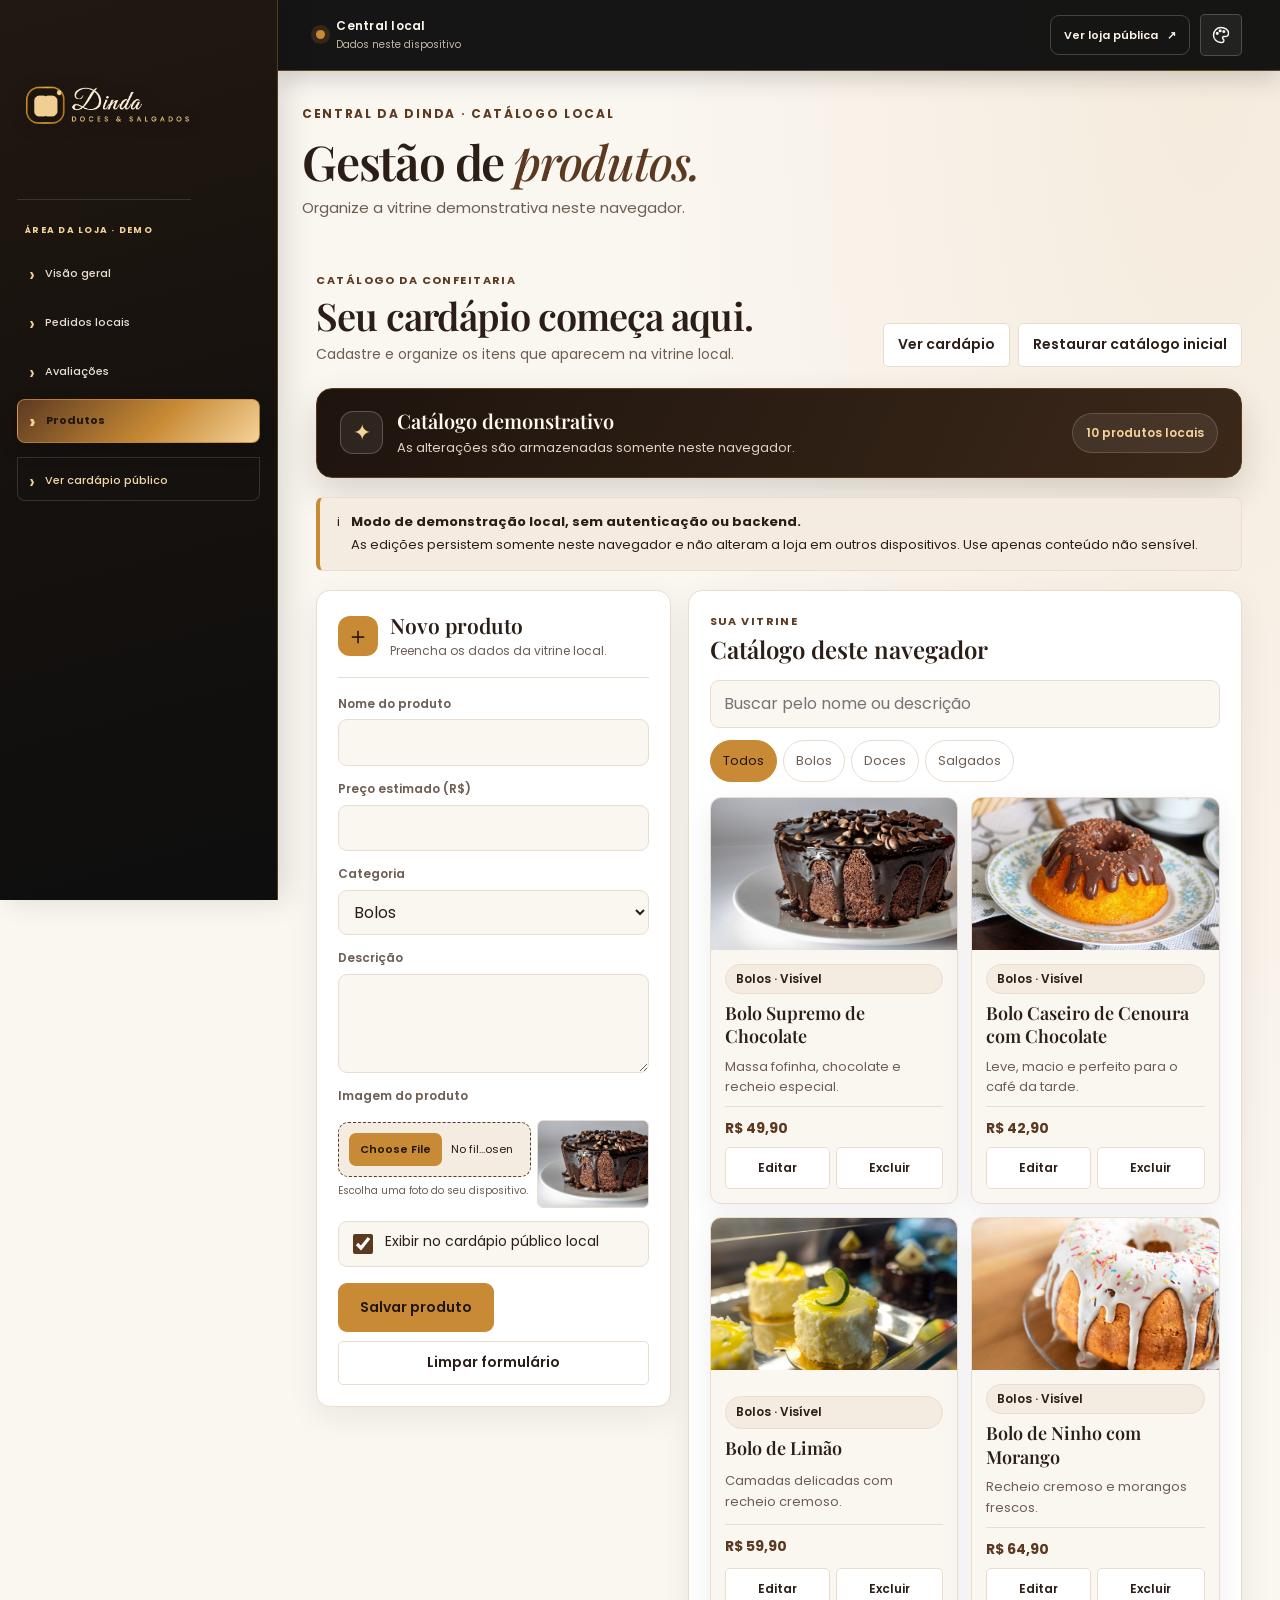
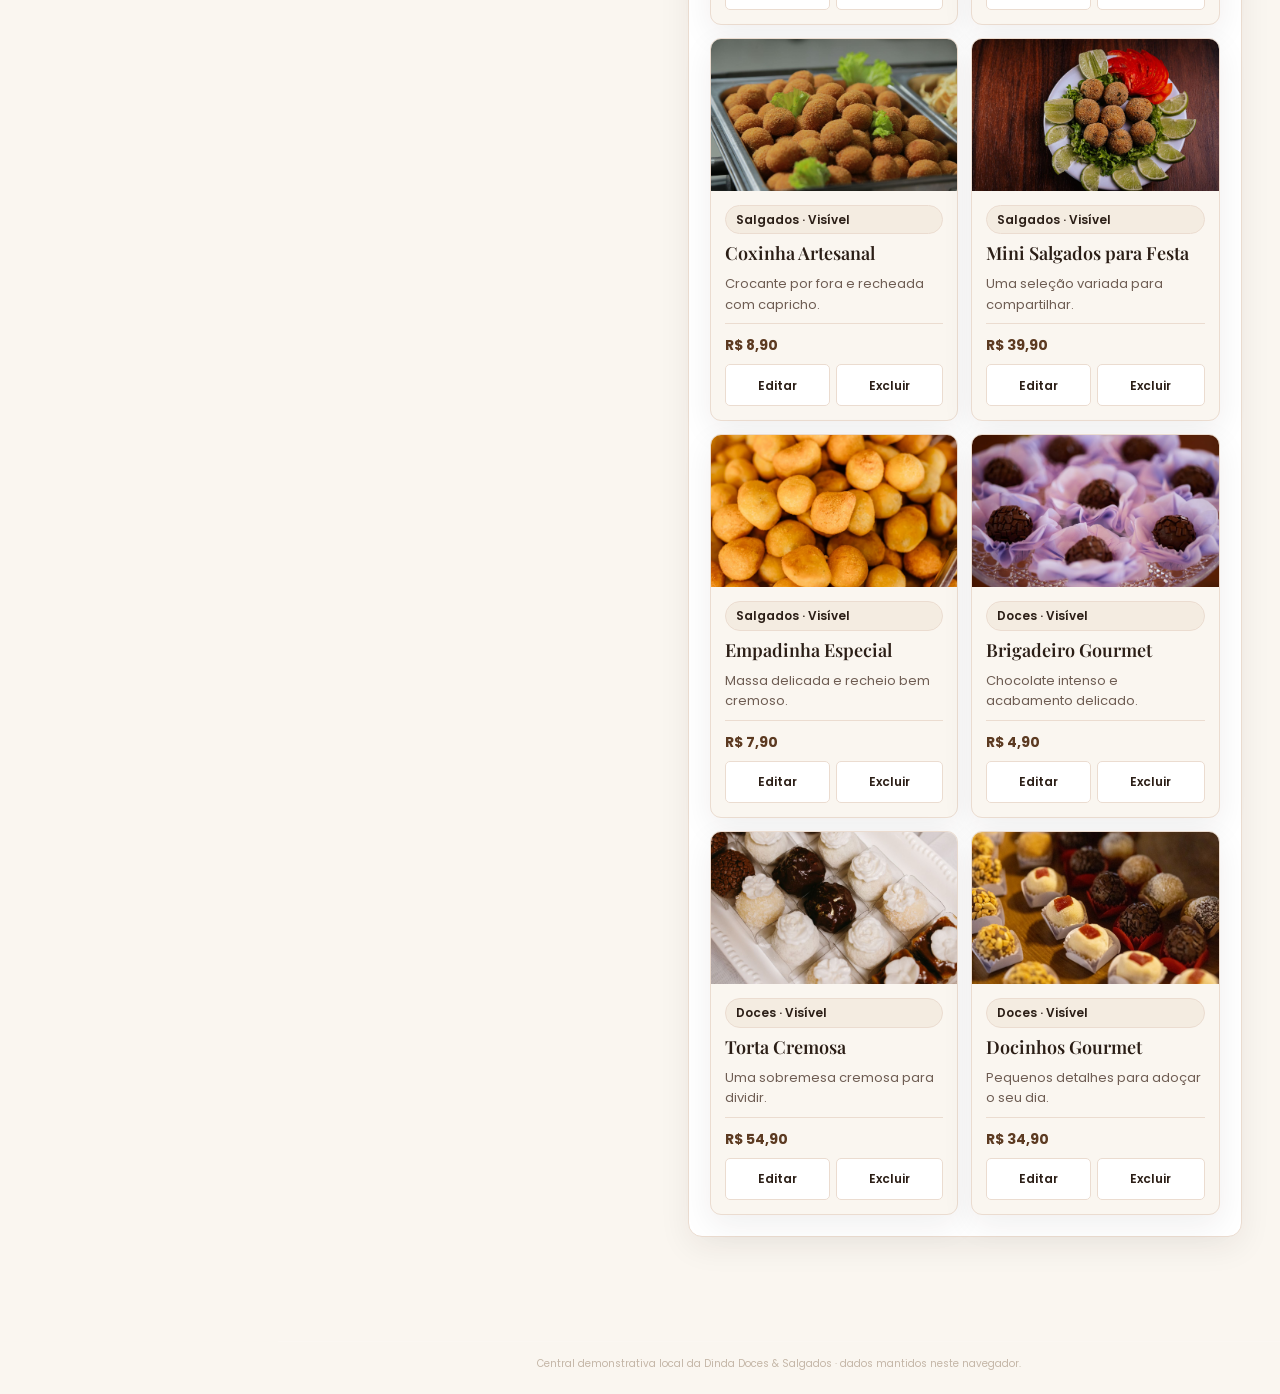
<file: produtos.html>
<!DOCTYPE html>

<html data-tema="marrom" lang="pt-BR">

<head>
  <meta charset="utf-8" />
  <meta content="width=device-width, initial-scale=1" name="viewport" />
  <meta content="#0e0e0e" name="theme-color" />
  <meta content="Gerencie o catálogo de demonstração da Dinda neste navegador." name="description" />
  <title>Produtos locais — Central da Dinda</title>
  <link href="img/fivecon.png" rel="icon" type="image/png" />
  <link href="https://fonts.googleapis.com" rel="preconnect" />
  <link crossorigin="" href="https://fonts.gstatic.com" rel="preconnect" />
  <link
    href="https://fonts.googleapis.com/css2?family=Great+Vibes&amp;family=Playfair+Display:ital,wght@0,500;0,600;0,700;1,500;1,600&amp;family=Poppins:wght@400;500;600;700&amp;display=swap"
    rel="stylesheet" />
  <link href="css/site.css" rel="stylesheet" />
  <link href="css/ref-produtos.css" rel="stylesheet" />
  <link href="css/admin-layout.css" rel="stylesheet" />
  <link href="css/responsive-tablet.css" rel="stylesheet" />
  <script>
    try {
      const t = localStorage.getItem("dinda-novo-tema");
      if (["marrom", "preto", "rosa", "rosa-preto"].includes(t))
        document.documentElement.dataset.tema = t;
    } catch (e) { }
  </script>
  <script defer="" src="js/store.js"></script>
  <script defer="" src="js/reviews-store.js"></script>
  <script defer="" src="js/layout.js"></script>
  <script defer="" src="js/site.js"></script>
  <script defer="" src="js/admin.js"></script>
  <script defer="" src="js/products-admin.js"></script>
</head>

<body class="administracao-pagina pagina-referencia-produtos">
  <a class="pular-link" href="#principal-conteudo">Pular para o conteúdo</a>
  <header class="administracao-barraglobal">
    <div class="administracao-barraglobal-interno">
      <div class="administracao-barraglobal-contexto">
        <span aria-hidden="true" class="administracao-barraglobal-ponto"></span><span><strong>Central
            local</strong><small>Dados neste dispositivo</small></span>
      </div>
      <div class="administracao-barraglobal-acoes">
        <a class="administracao-barraglobal-loja" href="index.html">Ver loja pública <span
            aria-hidden="true">↗</span></a>
        <div class="tema-seletor">
          <button aria-controls="tema-menu" aria-expanded="false" aria-haspopup="true"
            aria-label="Escolher tema de cores" class="icone-botao tema-gatilho" id="tema-alternar" type="button">
            <svg aria-hidden="true" viewbox="0 0 24 24">
              <path
                d="M12 3a9 9 0 1 0 0 18h1.2a2.3 2.3 0 0 0 1.4-4.1 1.7 1.7 0 0 1 1-3.1H17a4 4 0 0 0 4-4c0-3.8-4-6.8-9-6.8Z">
              </path>
              <circle cx="7.5" cy="10" r="1"></circle>
              <circle cx="11" cy="6.8" r="1"></circle>
              <circle cx="15.4" cy="7.8" r="1"></circle>
            </svg>
          </button>
          <div aria-label="Temas disponíveis" class="tema-menu" hidden="" id="tema-menu" role="group">
            <span class="tema-menu-titulo">Escolha seu tema</span>
            <button aria-pressed="true" class="tema-opcao" data-tema-escolha="marrom" type="button">
              <span class="tema-amostra amostra-marrom"></span>Marrom
            </button>
            <button aria-pressed="false" class="tema-opcao" data-tema-escolha="preto" type="button">
              <span class="tema-amostra amostra-preto"></span>Preto Luxo
            </button>
            <button aria-pressed="false" class="tema-opcao" data-tema-escolha="rosa" type="button">
              <span class="tema-amostra amostra-rosa"></span>Rosa Soft
            </button>
            <button aria-pressed="false" class="tema-opcao" data-tema-escolha="rosa-preto" type="button">
              <span class="tema-amostra amostra-rosa-chique"></span>Rosa Chic
            </button>
          </div>
        </div>
        <button aria-controls="administracao-barra-lateral" aria-expanded="false"
          aria-label="Abrir navegação administrativa" class="hamburguer administracao-menu-alternar"
          id="administracao-menu-alternar" type="button">
          <span></span><span></span><span></span>
        </button>
      </div>
    </div>
  </header>
  <div aria-hidden="true" class="administracao-navegacao-sobreposicao" hidden=""
    id="administracao-navegacao-sobreposicao"></div>
  <div aria-atomic="true" aria-live="polite" class="site-notificacao" hidden="" id="site-notificacao" role="status">
  </div>
  <main aria-labelledby="produtos-pagina-titulo" class="pagina-principal" id="principal-conteudo" tabindex="-1">
    <section aria-labelledby="produtos-pagina-titulo" class="estrutura pagina-titulo-bloco produtos-introducao">
      <p class="sobretitulo">Central da Dinda · catálogo local</p>
      <h1 id="produtos-pagina-titulo">Gestão de <em>produtos.</em></h1>
      <p>Organize a vitrine demonstrativa neste navegador.</p>
    </section>
    <div class="administracao-involucro estrutura">
      <aside aria-hidden="false" aria-label="Navegação da central demonstrativa" class="administracao-barra-lateral"
        id="administracao-barra-lateral">
        <div aria-label="Dinda Doces &amp; Salgados" class="administracao-marca marca">
          <img alt="Dinda Doces &amp; Salgados" height="60" src="img/logo-dinda.png" width="180" />
        </div>
        <p class="administracao-barra-lateral-titulo">Área da loja · demo</p>
        <nav aria-label="Navegação administrativa">
          <a href="painel.html">Visão geral</a>
          <a href="pedidos.html">Pedidos locais</a>
          <a href="avaliacoes.html">Avaliações</a>
          <a aria-current="page" href="produtos.html">Produtos</a>
          <a class="administracao-link-vitrine" href="index.html#cardapio">Ver cardápio público</a>
        </nav>
      </aside>
      <div class="administracao-conteudo">
        <header class="produtos-barrasuperior">
          <div>
            <p class="produtos-antetitulo">Catálogo da confeitaria</p>
            <h2>Seu cardápio começa aqui.</h2>
            <p>Cadastre e organize os itens que aparecem na vitrine local.</p>
          </div>
          <div class="produtos-barrasuperior-acoes">
            <a class="botao-secundario" href="index.html#cardapio">Ver cardápio</a>
            <button class="botao-secundario" id="redefinir-produtos" type="button">
              Restaurar catálogo inicial
            </button>
          </div>
        </header>
        <section aria-label="Resumo do catálogo" class="catalogo-destaque">
          <div class="destaque-texto">
            <span aria-hidden="true" class="destaque-marca">✦</span>
            <div>
              <strong>Catálogo demonstrativo</strong>
              <p>As alterações são armazenadas somente neste navegador.</p>
            </div>
          </div>
          <p aria-live="polite" class="catalogo-contagem" id="produto-contagem">
            Carregando catálogo…
          </p>
        </section>
        <div class="administracao-aviso" role="note">
          <span aria-hidden="true">i</span>
          <div>
            <strong>Modo de demonstração local, sem autenticação ou
              backend.</strong>As edições persistem somente neste navegador e não alteram a loja
            em outros dispositivos. Use apenas conteúdo não sensível.
          </div>
        </div>
        <div class="administracao-produto-disposicao">
          <section aria-labelledby="produto-formulario-titulo" class="administracao-painel produto-editor">
            <div class="editor-titulo">
              <span aria-hidden="true" class="editor-icone">＋</span>
              <div>
                <h3 id="produto-formulario-titulo">Novo produto</h3>
                <p>Preencha os dados da vitrine local.</p>
              </div>
            </div>
            <form class="administracao-formulario" id="produto-formulario">
              <input id="produto-id" name="id" type="hidden" />
              <div class="formulario-campos">
                <label for="produto-nome">Nome do produto</label><input id="produto-nome" maxlength="90" minlength="2"
                  name="name" required="" />
              </div>
              <div class="formulario-campos">
                <label for="produto-preco">Preço estimado (R$)</label><input id="produto-preco" max="100000" min="0"
                  name="price" required="" step="0.01" type="number" />
              </div>
              <div class="formulario-campos">
                <label for="produto-categoria">Categoria</label><select id="produto-categoria" name="category"
                  required="">
                  <option value="bolos">Bolos</option>
                  <option value="doces">Doces</option>
                  <option value="salgados">Salgados</option>
                </select>
              </div>
              <div class="formulario-campos">
                <label for="produto-descricao">Descrição</label><textarea id="produto-descricao" maxlength="240"
                  name="description" rows="3"></textarea>
              </div>
              <div class="formulario-campos imagem-campo">
                <label for="produto-imagem">Imagem do produto</label>
                <div class="imagem-enviar-controle">
                  <input accept="image/png,image/jpeg,image/webp" aria-describedby="produto-imagem-ajuda"
                    id="produto-imagem" name="image" type="file" />
                  <p class="imagem-enviar-ajuda" id="produto-imagem-ajuda">
                    Escolha uma foto do seu dispositivo.
                  </p>
                </div>
                <img alt="Prévia da imagem do produto" height="420" id="produto-imagem-previsualizacao"
                  src="img/bolo5.jpg" width="640" />
              </div>
              <label class="administracao-caixa" for="produto-ativo"><input checked="" id="produto-ativo" name="active"
                  type="checkbox" />
                Exibir no cardápio público local</label>
              <div class="administracao-acoes">
                <button class="botao botao-principal" type="submit">
                  Salvar produto</button><button class="botao-secundario" id="cancelar-produto-editar" type="button">
                  Limpar formulário
                </button>
              </div>
              <p aria-live="polite" class="formulario-sucesso" hidden="" id="produto-comentario" role="status"></p>
            </form>
          </section>
          <section aria-labelledby="catalogo-local-titulo" class="administracao-painel catalogo-painel">
            <div class="catalogo-painel-titulo">
              <div>
                <p class="produtos-antetitulo">Sua vitrine</p>
                <h3 id="catalogo-local-titulo">Catálogo deste navegador</h3>
              </div>
            </div>
            <div class="administracao-barra-de-ferramentas">
              <label class="visualmente-oculto" for="produto-administracao-buscar">Buscar produto</label>
              <input class="administracao-buscar" id="produto-administracao-buscar"
                placeholder="Buscar pelo nome ou descrição" type="search" />
              <div aria-label="Filtrar produtos por categoria" class="administracao-filtros" role="group">
                <button aria-pressed="true" class="administracao-filtro" data-produto-filtro="todos" type="button">
                  Todos</button><button aria-pressed="false" class="administracao-filtro" data-produto-filtro="bolos"
                  type="button">
                  Bolos</button><button aria-pressed="false" class="administracao-filtro" data-produto-filtro="doces"
                  type="button">
                  Doces</button><button aria-pressed="false" class="administracao-filtro" data-produto-filtro="salgados"
                  type="button">
                  Salgados
                </button>
              </div>
            </div>
            <div aria-live="polite" class="administracao-produto-grade" id="administracao-produtos"></div>
          </section>
        </div>
      </div>
    </div>
  </main>

  <template id="modelo-produto-administrativo">
    <article class="administracao-produto-cartao">
      <img data-imagem-produto alt="" width="640" height="420" loading="lazy">
      <div class="administracao-produto-corpo">
        <span class="status-pildora" data-situacao-produto></span>
        <h3 data-nome-produto></h3>
        <p data-descricao-produto></p>
        <div class="administracao-produto-rodape"><span data-preco-produto></span>
          <div class="administracao-produto-acoes">
            <button class="botao-secundario" type="button" data-editar-produto>Editar</button>
            <button class="botao-secundario" type="button" data-excluir-produto>Excluir</button>
          </div>
        </div>
      </div>
    </article>
  </template>
  <template id="modelo-catalogo-vazio">
    <div class="vazio-estado">
      <h3>Nenhum produto encontrado</h3>
      <p>Cadastre um item ou limpe os filtros de busca.</p>
    </div>
  </template>
  <canvas id="processador-imagem-produto" hidden></canvas>


  <footer class="rodape-administrativo">
    <p>Central demonstrativa local da Dinda Doces &amp; Salgados · dados mantidos neste navegador.</p>
  </footer>
</body>

</html>
</file>
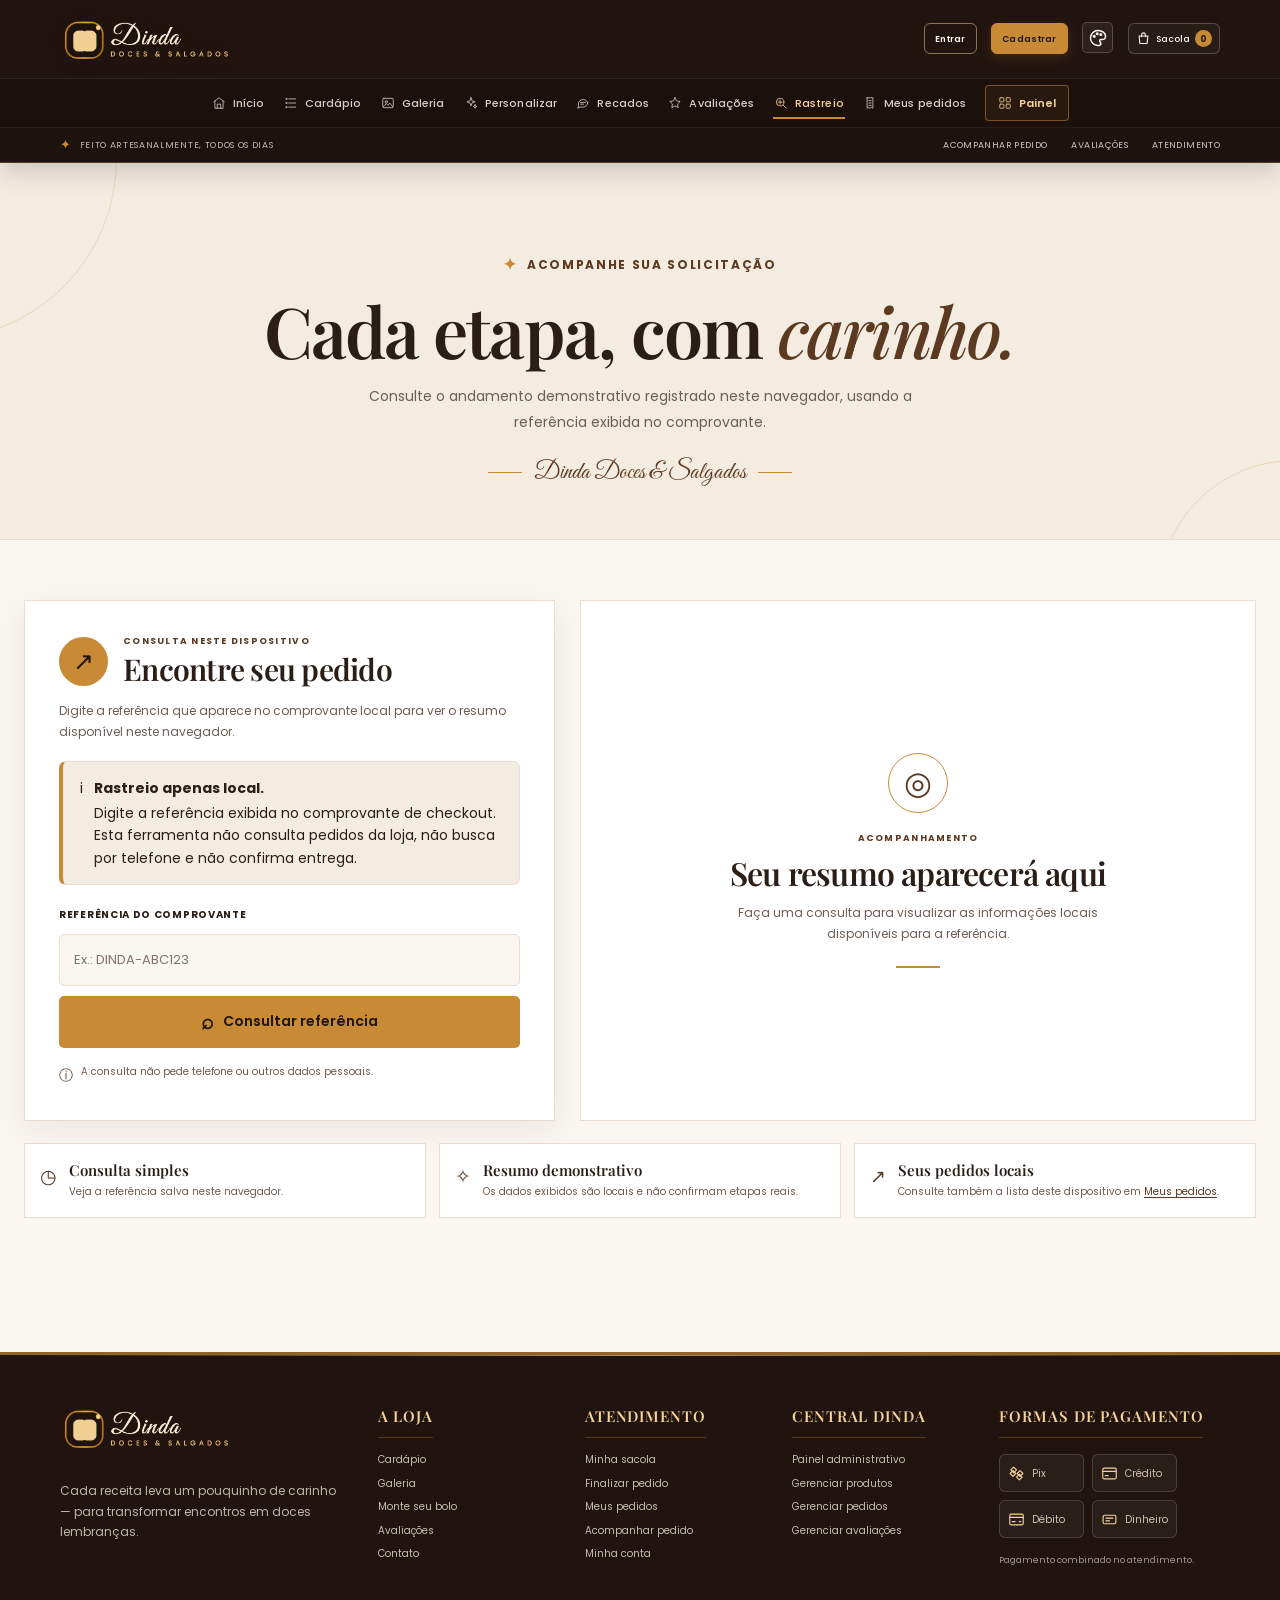
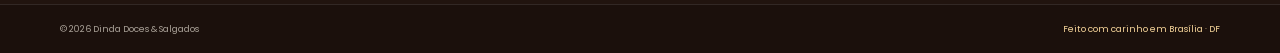
<file: rastreio.html>
<!DOCTYPE html>

<html data-tema="marrom" lang="pt-BR">

<head>
  <meta charset="utf-8" />
  <meta content="width=device-width, initial-scale=1" name="viewport" />
  <meta content="#0e0e0e" name="theme-color" />
  <meta content="Acompanhe uma referência local de pedido demonstrativo da Dinda." name="description" />
  <title>Acompanhar pedido — Dinda Doces &amp; Salgados</title>
  <link href="img/fivecon.png" rel="icon" type="image/png" />
  <link href="https://fonts.googleapis.com" rel="preconnect" />
  <link crossorigin="" href="https://fonts.gstatic.com" rel="preconnect" />
  <link
    href="https://fonts.googleapis.com/css2?family=Great+Vibes&amp;family=Playfair+Display:ital,wght@0,500;0,600;0,700;1,500;1,600&amp;family=Poppins:wght@400;500;600;700&amp;display=swap"
    rel="stylesheet" />
  <link href="css/site.css" rel="stylesheet" />
  <link href="css/ref-rastreio.css" rel="stylesheet" />
  <link href="css/responsive-tablet.css" rel="stylesheet" />
  <script>
    try {
      const t = localStorage.getItem("dinda-novo-tema");
      if (["marrom", "preto", "rosa", "rosa-preto"].includes(t))
        document.documentElement.dataset.tema = t;
    } catch (e) { }
  </script>
  <script defer="" src="js/store.js"></script>
  <script defer="" src="js/layout.js"></script>
  <script defer="" src="js/site.js"></script>
  <script defer="" src="js/admin.js"></script>
  <script defer="" src="js/tracking.js"></script>
</head>

<body class="pagina-referencia-rastreio">
  <a class="pular-link" href="#principal-conteudo">Pular para o conteúdo</a>
  <div class="aviso-barra">
    <div class="estrutura aviso-interno">
      <span>Feito artesanalmente em Brasília — DF</span><a href="index.html#contato">Segunda a sábado · 8h às 18h</a>
    </div>
  </div>
  <header class="site-cabecalho">
    <div class="estrutura cabecalho-interno">
      <a aria-label="Dinda Doces e Salgados — início" class="marca" href="index.html#inicio"><img
          alt="Dinda Doces &amp; Salgados" height="60" src="img/logo-dinda.png" width="180" /></a>
      <div aria-label="Ações da loja" class="cabecalho-acoes">
        <a class="cabecalho-conta-botao" href="login.html">Entrar</a>
        <a class="cabecalho-cadastrar-botao" href="cadastro.html">Cadastrar</a>
        <div class="tema-seletor">
          <button aria-controls="tema-menu" aria-expanded="false" aria-haspopup="true"
            aria-label="Escolher tema de cores" class="icone-botao tema-gatilho" id="tema-alternar" type="button">
            <svg aria-hidden="true" viewbox="0 0 24 24">
              <path
                d="M12 3a9 9 0 1 0 0 18h1.2a2.3 2.3 0 0 0 1.4-4.1 1.7 1.7 0 0 1 1-3.1H17a4 4 0 0 0 4-4c0-3.8-4-6.8-9-6.8Z">
              </path>
              <circle cx="7.5" cy="10" r="1"></circle>
              <circle cx="11" cy="6.8" r="1"></circle>
              <circle cx="15.4" cy="7.8" r="1"></circle>
            </svg>
          </button>
          <div aria-label="Temas disponíveis" class="tema-menu" hidden="" id="tema-menu" role="group">
            <span class="tema-menu-titulo">Escolha seu tema</span>
            <button aria-pressed="true" class="tema-opcao" data-tema-escolha="marrom" type="button">
              <span class="tema-amostra amostra-marrom"></span>Marrom
            </button>
            <button aria-pressed="false" class="tema-opcao" data-tema-escolha="preto" type="button">
              <span class="tema-amostra amostra-preto"></span>Preto Luxo
            </button>
            <button aria-pressed="false" class="tema-opcao" data-tema-escolha="rosa" type="button">
              <span class="tema-amostra amostra-rosa"></span>Rosa Soft
            </button>
            <button aria-pressed="false" class="tema-opcao" data-tema-escolha="rosa-preto" type="button">
              <span class="tema-amostra amostra-rosa-chique"></span>Rosa Chic
            </button>
          </div>
        </div>
        <a aria-label="Sacola, 0 itens" class="sacola-link" href="carrinho.html"><svg aria-hidden="true"
            viewbox="0 0 24 24">
            <path d="M5 8h14l-1.2 12H6.2L5 8Z"></path>
            <path d="M9 9V6a3 3 0 0 1 6 0v3"></path>
          </svg><span class="sacola-rotulo">Sacola</span><span aria-label="0 itens na sacola" aria-live="polite"
            class="sacola-contagem" id="sacola-contagem">0</span></a>
        <button aria-controls="movel-menu" aria-expanded="false" aria-label="Abrir menu" class="hamburguer"
          id="menu-alternar" type="button">
          <span></span><span></span><span></span>
        </button>
      </div>
      <nav aria-label="Menu principal" class="movel-menu" hidden="" id="movel-menu">
        <span class="movel-menu-titulo">Conheça a Dinda</span><a class="navegacao-link" href="index.html#inicio"><svg
            aria-hidden="true" class="navegacao-icone" focusable="false" viewbox="0 0 24 24">
            <path d="m3 10 9-7 9 7M5 9v12h14V9M9 21v-7h6v7"></path>
          </svg><span>Início</span></a><a class="navegacao-link" href="index.html#cardapio"><svg aria-hidden="true"
            class="navegacao-icone" focusable="false" viewbox="0 0 24 24">
            <path d="M8 5h12M8 12h12M8 19h12"></path>
            <circle cx="4" cy="5" r="1"></circle>
            <circle cx="4" cy="12" r="1"></circle>
            <circle cx="4" cy="19" r="1"></circle>
          </svg><span>Cardápio</span></a><a class="navegacao-link" href="index.html#galeria"><svg aria-hidden="true"
            class="navegacao-icone" focusable="false" viewbox="0 0 24 24">
            <rect height="16" rx="2" width="18" x="3" y="4"></rect>
            <circle cx="9" cy="10" r="2"></circle>
            <path d="m4 18 5-5 3 3 3-4 5 6"></path>
          </svg><span>Galeria de fotos</span></a><a class="navegacao-link" href="index.html#recados"><svg
            aria-hidden="true" class="navegacao-icone" focusable="false" viewbox="0 0 24 24">
            <path d="M20 11.5a7.5 7.5 0 0 1-7.5 7.5H7l-4 2 1.4-4A7.5 7.5 0 1 1 20 11.5Z"></path>
            <path d="M8 11h8M8 14h5"></path>
          </svg><span>Novidades e recados</span></a><a class="navegacao-link" href="personalizar.html"><svg
            aria-hidden="true" class="navegacao-icone" focusable="false" viewbox="0 0 24 24">
            <path d="m12 3 1.8 5.2L19 10l-5.2 1.8L12 17l-1.8-5.2L5 10l5.2-1.8L12 3Z"></path>
            <path d="m19 15 .9 2.1L22 18l-2.1.9L19 21l-.9-2.1L16 18l2.1-.9L19 15Z"></path>
          </svg><span>Personalizar seu bolo</span></a><a class="navegacao-link" href="index.html#depoimentos"><svg
            aria-hidden="true" class="navegacao-icone" focusable="false" viewbox="0 0 24 24">
            <path d="m12 3 2.7 5.5 6.1.9-4.4 4.3 1 6.1-5.4-2.9-5.4 2.9 1-6.1-4.4-4.3 6.1-.9L12 3Z"></path>
          </svg><span>Avaliações e dúvidas</span></a><a class="navegacao-link" href="index.html#contato"><svg
            aria-hidden="true" class="navegacao-icone" focusable="false" viewbox="0 0 24 24">
            <path
              d="M6.5 3.5h3l1.7 4.2-2 1.6a15 15 0 0 0 5.5 5.5l1.6-2 4.2 1.7v3a2 2 0 0 1-2.2 2A17.5 17.5 0 0 1 4.5 5.7a2 2 0 0 1 2-2.2Z">
            </path>
          </svg><span>Contato</span></a><a class="navegacao-link" href="index.html#localizacao"><svg aria-hidden="true"
            class="navegacao-icone" focusable="false" viewbox="0 0 24 24">
            <path d="M20 10c0 5-8 11-8 11S4 15 4 10a8 8 0 1 1 16 0Z"></path>
            <circle cx="12" cy="10" r="2.5"></circle>
          </svg><span>Mapa de Brasília</span></a><span class="movel-menu-titulo">Seu pedido</span><a
          class="navegacao-link" href="carrinho.html"><svg aria-hidden="true" class="navegacao-icone" focusable="false"
            viewbox="0 0 24 24">
            <path d="M5 8h14l-1.2 12H6.2L5 8Z"></path>
            <path d="M9 9V6a3 3 0 0 1 6 0v3"></path>
          </svg><span>Minha sacola</span></a><a class="navegacao-link" href="checkout.html"><svg aria-hidden="true"
            class="navegacao-icone" focusable="false" viewbox="0 0 24 24">
            <rect height="14" rx="2" width="18" x="3" y="5"></rect>
            <path d="M3 10h18M7 15h4"></path>
          </svg><span>Finalizar pedido</span></a><a class="navegacao-link" href="meus-pedidos.html"><svg
            aria-hidden="true" class="navegacao-icone" focusable="false" viewbox="0 0 24 24">
            <path d="M7 3h10v18l-2.5-1.5L12 21l-2.5-1.5L7 21V3Z"></path>
            <path d="M10 8h4M10 12h4M10 16h4"></path>
          </svg><span>Meus pedidos neste navegador</span></a><a aria-current="page" class="navegacao-link"
          href="rastreio.html"><svg aria-hidden="true" class="navegacao-icone" focusable="false" viewbox="0 0 24 24">
            <circle cx="10.5" cy="10.5" r="6.5"></circle>
            <path d="m16 16 4.5 4.5M10.5 7v7M7 10.5h7"></path>
          </svg><span>Acompanhar por referência</span></a><span class="movel-menu-titulo">Conta e central local</span><a
          class="navegacao-link" href="login.html"><svg aria-hidden="true" class="navegacao-icone" focusable="false"
            viewbox="0 0 24 24">
            <circle cx="12" cy="8" r="3.2"></circle>
            <path d="M5.5 20a6.5 6.5 0 0 1 13 0"></path>
          </svg><span>Entrar</span></a><a class="navegacao-link" href="cadastro.html"><svg aria-hidden="true"
            class="navegacao-icone" focusable="false" viewbox="0 0 24 24">
            <circle cx="9" cy="8" r="3"></circle>
            <path d="M3.5 20a5.5 5.5 0 0 1 11 0M18 8v6M15 11h6"></path>
          </svg><span>Criar conta</span></a><a class="navegacao-link administracao-entrada-link" href="painel.html"><svg
            aria-hidden="true" class="navegacao-icone" focusable="false" viewbox="0 0 24 24">
            <rect height="7" rx="1" width="7" x="3" y="3"></rect>
            <rect height="7" rx="1" width="7" x="14" y="3"></rect>
            <rect height="7" rx="1" width="7" x="3" y="14"></rect>
            <rect height="7" rx="1" width="7" x="14" y="14"></rect>
          </svg><span>Painel do admin — demonstração local</span></a>
      </nav>
    </div>
    <div class="cabecalho-navegacao-linha">
      <nav aria-label="Navegação principal" class="computador-navegacao estrutura">
        <a class="navegacao-link" href="index.html#inicio"><svg aria-hidden="true" class="navegacao-icone"
            focusable="false" viewbox="0 0 24 24">
            <path d="m3 10 9-7 9 7M5 9v12h14V9M9 21v-7h6v7"></path>
          </svg><span>Início</span></a><a class="navegacao-link" href="index.html#cardapio"><svg aria-hidden="true"
            class="navegacao-icone" focusable="false" viewbox="0 0 24 24">
            <path d="M8 5h12M8 12h12M8 19h12"></path>
            <circle cx="4" cy="5" r="1"></circle>
            <circle cx="4" cy="12" r="1"></circle>
            <circle cx="4" cy="19" r="1"></circle>
          </svg><span>Cardápio</span></a><a class="navegacao-link" href="index.html#galeria"><svg aria-hidden="true"
            class="navegacao-icone" focusable="false" viewbox="0 0 24 24">
            <rect height="16" rx="2" width="18" x="3" y="4"></rect>
            <circle cx="9" cy="10" r="2"></circle>
            <path d="m4 18 5-5 3 3 3-4 5 6"></path>
          </svg><span>Galeria</span></a><a class="navegacao-link" href="personalizar.html"><svg aria-hidden="true"
            class="navegacao-icone" focusable="false" viewbox="0 0 24 24">
            <path d="m12 3 1.8 5.2L19 10l-5.2 1.8L12 17l-1.8-5.2L5 10l5.2-1.8L12 3Z"></path>
            <path d="m19 15 .9 2.1L22 18l-2.1.9L19 21l-.9-2.1L16 18l2.1-.9L19 15Z"></path>
          </svg><span>Personalizar</span></a><a class="navegacao-link" href="index.html#recados"><svg aria-hidden="true"
            class="navegacao-icone" focusable="false" viewbox="0 0 24 24">
            <path d="M20 11.5a7.5 7.5 0 0 1-7.5 7.5H7l-4 2 1.4-4A7.5 7.5 0 1 1 20 11.5Z"></path>
            <path d="M8 11h8M8 14h5"></path>
          </svg><span>Recados</span></a><a class="navegacao-link" href="index.html#depoimentos"><svg aria-hidden="true"
            class="navegacao-icone" focusable="false" viewbox="0 0 24 24">
            <path d="m12 3 2.7 5.5 6.1.9-4.4 4.3 1 6.1-5.4-2.9-5.4 2.9 1-6.1-4.4-4.3 6.1-.9L12 3Z"></path>
          </svg><span>Avaliações</span></a><a aria-current="page" class="navegacao-link" href="rastreio.html"><svg
            aria-hidden="true" class="navegacao-icone" focusable="false" viewbox="0 0 24 24">
            <circle cx="10.5" cy="10.5" r="6.5"></circle>
            <path d="m16 16 4.5 4.5M10.5 7v7M7 10.5h7"></path>
          </svg><span>Rastreio</span></a><a class="navegacao-link" href="meus-pedidos.html"><svg aria-hidden="true"
            class="navegacao-icone" focusable="false" viewbox="0 0 24 24">
            <path d="M7 3h10v18l-2.5-1.5L12 21l-2.5-1.5L7 21V3Z"></path>
            <path d="M10 8h4M10 12h4M10 16h4"></path>
          </svg><span>Meus pedidos</span></a><a class="navegacao-link administracao-entrada-link"
          href="painel.html"><svg aria-hidden="true" class="navegacao-icone" focusable="false" viewbox="0 0 24 24">
            <rect height="7" rx="1" width="7" x="3" y="3"></rect>
            <rect height="7" rx="1" width="7" x="14" y="3"></rect>
            <rect height="7" rx="1" width="7" x="3" y="14"></rect>
            <rect height="7" rx="1" width="7" x="14" y="14"></rect>
          </svg><span>Painel</span></a>
      </nav>
    </div>
    <div class="cabecalho-servico-linha">
      <div class="estrutura cabecalho-servico-interno">
        <span class="cabecalho-servico-nota"><span aria-hidden="true" class="servico-marca">✦</span> Feito
          artesanalmente, todos os dias</span>
        <div class="cabecalho-servico-links">
          <a href="rastreio.html">Acompanhar pedido</a><a href="index.html#depoimentos">Avaliações</a><a
            href="index.html#contato">Atendimento</a>
        </div>
      </div>
    </div>
  </header>
  <div aria-atomic="true" aria-live="polite" class="site-notificacao" hidden="" id="site-notificacao" role="status">
  </div>
  <main aria-labelledby="rastreamento-titulo" class="pagina-principal rastreio-principal" id="principal-conteudo"
    tabindex="-1">
    <section aria-labelledby="rastreamento-titulo" class="rastreamento-destaque">
      <div class="estrutura rastreamento-destaque-interno">
        <p class="sobretitulo">
          <span aria-hidden="true" class="rastreamento-marca">✦</span> Acompanhe
          sua solicitação
        </p>
        <h1 id="rastreamento-titulo">Cada etapa, com <em>carinho.</em></h1>
        <p class="rastreamento-introducao">
          Consulte o andamento demonstrativo registrado neste navegador,
          usando a referência exibida no comprovante.
        </p>
        <div aria-hidden="true" class="rastreamento-destaque-regra">
          <span></span> Dinda Doces &amp; Salgados <span></span>
        </div>
      </div>
    </section>
    <section aria-label="Consulta de referência local" class="estrutura rastreamento-secao">
      <div class="rastreamento-grade">
        <div class="rastreamento-buscar-cartao">
          <div class="rastreamento-cartao-titulo">
            <span aria-hidden="true" class="rastreamento-icone">↗</span>
            <div>
              <p class="sobretitulo">Consulta neste dispositivo</p>
              <h2>Encontre seu pedido</h2>
            </div>
          </div>
          <p class="rastreamento-cartao-redacao">
            Digite a referência que aparece no comprovante local para ver o
            resumo disponível neste navegador.
          </p>
          <div class="administracao-aviso rastreamento-aviso" role="note">
            <span aria-hidden="true">i</span>
            <div>
              <strong>Rastreio apenas local.</strong>Digite a referência
              exibida no comprovante de checkout. Esta ferramenta não consulta
              pedidos da loja, não busca por telefone e não confirma entrega.
            </div>
          </div>
          <form aria-label="Buscar referência local" class="rastreamento-formulario" id="rastreamento-formulario">
            <label class="visualmente-oculto" for="rastreamento-referencia">Referência do comprovante</label>
            <span aria-hidden="true" class="rastreamento-rotulo">REFERÊNCIA DO COMPROVANTE</span>
            <input autocomplete="off" id="rastreamento-referencia" name="reference" placeholder="Ex.: DINDA-ABC123"
              required="" />
            <button class="botao botao-principal" type="submit">
              <span aria-hidden="true">⌕</span> Consultar referência
            </button>
          </form>
          <p aria-live="polite" class="finalizar-erro rastreamento-comentario" hidden="" id="rastreamento-comentario"
            role="alert"></p>
          <p class="rastreamento-dica">
            <span aria-hidden="true">ⓘ</span> A consulta não pede telefone ou
            outros dados pessoais.
          </p>
        </div>
        <div class="rastreamento-resultado-coluna">
          <div aria-live="polite" class="rastreamento-vazio">
            <span aria-hidden="true" class="rastreamento-rota-icone">◎</span>
            <p class="sobretitulo">Acompanhamento</p>
            <h2>Seu resumo aparecerá aqui</h2>
            <p>
              Faça uma consulta para visualizar as informações locais
              disponíveis para a referência.
            </p>
            <div aria-hidden="true" class="rastreamento-vazio-linha"></div>
          </div>
          <section aria-live="polite" class="rastreamento-resultado" hidden="" id="rastreamento-resultado"></section>
          <template id="modelo-resultado-rastreio">
            <article class="rastreamento-resultado">
              <header class="administracao-pedido-cabeca">
                <div>
                  <p class="sobretitulo">Referência local</p>
                  <h2 data-referencia-rastreio=""></h2><span class="local-pedido-meta" data-data-rastreio=""></span>
                </div><span class="status-pildora" data-situacao-rastreio=""></span>
              </header>
              <div data-linha-tempo-rastreio=""></div>
              <section aria-label="Itens do pedido"><strong>Itens</strong>
                <ul class="local-pedido-itens" data-itens-rastreio=""></ul><strong data-subtotal-rastreio=""></strong>
              </section>
              <p class="demo-nota">Este andamento é local e demonstrativo. Ele aparece apenas neste navegador e não
                confirma produção, entrega ou pagamento.</p>
            </article>
          </template>
          <template id="modelo-linha-tempo-rastreio">
            <ol aria-label="Etapas locais do pedido" class="rastreamento-cronologia" data-etapas-rastreio=""></ol>
          </template>
          <template id="modelo-etapa-rastreio">
            <li data-etapa-rastreio=""></li>
          </template>
          <template id="modelo-aviso-cancelamento-rastreio">
            <aside class="administracao-aviso" role="note"><span aria-hidden="true">!</span>
              <div><strong>Solicitação cancelada nesta demonstração</strong>Se precisar de confirmação real, entre em
                contato com a Dinda.</div>
            </aside>
          </template>
          <template id="modelo-item-rastreio">
            <li><span data-quantidade-item=""></span> × <span data-nome-item=""></span><span
                data-detalhes-item=""></span></li>
          </template>
          <template id="modelo-detalhe-item-rastreio"><small data-detalhe-item=""></small></template>
        </div>
      </div>
      <div aria-label="Informações sobre o acompanhamento" class="rastreamento-beneficios">
        <article class="rastreamento-beneficio">
          <span aria-hidden="true">◷</span>
          <div>
            <h3>Consulta simples</h3>
            <p>Veja a referência salva neste navegador.</p>
          </div>
        </article>
        <article class="rastreamento-beneficio">
          <span aria-hidden="true">✧</span>
          <div>
            <h3>Resumo demonstrativo</h3>
            <p>Os dados exibidos são locais e não confirmam etapas reais.</p>
          </div>
        </article>
        <article class="rastreamento-beneficio">
          <span aria-hidden="true">↗</span>
          <div>
            <h3>Seus pedidos locais</h3>
            <p>
              Consulte também a lista deste dispositivo em
              <a href="meus-pedidos.html">Meus pedidos</a>.
            </p>
          </div>
        </article>
      </div>
      <p class="demo-nota rastreamento-demo-nota">
        Se limpou os dados do navegador ou usa outro dispositivo, a referência
        não estará disponível aqui. Você pode consultar os pedidos locais em
        <a class="texto-link" href="meus-pedidos.html">Meus pedidos</a>.
      </p>
    </section>
  </main>
  <footer class="site-rodape">
    <section class="estrutura rodape-principal">
      <div class="rodape-marca">
        <a aria-label="Dinda Doces e Salgados — início" class="rodape-logo-link" href="index.html#inicio"><img
            alt="Dinda Doces &amp; Salgados" height="60" src="img/logo-dinda.png" width="180" /></a>
        <p>
          Cada receita leva um pouquinho de carinho — para transformar
          encontros em doces lembranças.
        </p>
        <span class="assinatura">Dinda · Brasília</span>
      </div>
      <div class="rodape-coluna">
        <h2>A loja</h2>
        <a href="index.html#cardapio">Cardápio</a><a href="index.html#galeria">Galeria</a><a
          href="personalizar.html">Monte seu bolo</a><a href="index.html#depoimentos">Avaliações</a><a
          href="index.html#contato">Contato</a>
      </div>
      <div class="rodape-coluna">
        <h2>Atendimento</h2>
        <a href="carrinho.html">Minha sacola</a><a href="checkout.html">Finalizar pedido</a><a
          href="meus-pedidos.html">Meus pedidos</a><a aria-current="page" href="rastreio.html">Acompanhar pedido</a><a
          href="login.html">Minha conta</a>
      </div>
      <div class="rodape-coluna rodape-administracao-coluna">
        <h2>Central Dinda</h2>
        <a href="painel.html">Painel administrativo</a><a href="produtos.html">Gerenciar produtos</a><a
          href="pedidos.html">Gerenciar pedidos</a><a href="avaliacoes.html">Gerenciar avaliações</a><span
          class="rodape-demo-nota">Demonstração local neste navegador</span>
      </div>
      <div class="rodape-coluna rodape-pagamento-coluna">
        <h2>Formas de pagamento</h2>
        <div aria-label="Formas de pagamento informadas pela loja" class="pagamento-metodos">
          <span class="pagamento-metodo"><svg aria-hidden="true" viewbox="0 0 24 24">
              <path d="m8 3 4 4-4 4-4-4 4-4Zm8 10 4 4-4 4-4-4 4-4ZM3 12l4-4 4 4-4 4-4-4Zm10 0 4-4 4 4-4 4-4-4Z"></path>
            </svg><span>Pix</span></span>
          <span class="pagamento-metodo"><svg aria-hidden="true" viewbox="0 0 24 24">
              <rect height="15" rx="2" width="19" x="2.5" y="4.5"></rect>
              <path d="M3 9h18M6 15h4"></path>
            </svg><span>Crédito</span></span>
          <span class="pagamento-metodo"><svg aria-hidden="true" viewbox="0 0 24 24">
              <rect height="15" rx="2" width="19" x="2.5" y="4.5"></rect>
              <path d="M3 9h18M6 15h4M16 15h2"></path>
            </svg><span>Débito</span></span>
          <span class="pagamento-metodo"><svg aria-hidden="true" viewbox="0 0 24 24">
              <rect height="12" rx="2" width="18" x="3" y="6"></rect>
              <path d="M7 10h10M7 14h5"></path>
            </svg><span>Dinheiro</span></span>
        </div>
        <small class="pagamento-nota">Pagamento combinado no atendimento.</small>
      </div>
    </section>
    <section class="rodape-inferior">
      <div class="estrutura">
        <span>© <span data-atual-ano="">2026</span> Dinda Doces &amp;
          Salgados</span><span>Feito com carinho em Brasília · DF</span>
      </div>
    </section>
  </footer>
  <button aria-label="Voltar ao topo" class="voltar-para-superior" title="Voltar ao topo" type="button">
    <svg aria-hidden="true" viewbox="0 0 24 24">
      <path d="M12 19V5M6.5 10.5 12 5l5.5 5.5"></path>
    </svg><span>Topo</span>
  </button>
</body>

</html>
</file>
<file: css/site.css>
:root,
:root[data-tema="marrom"] {
  color-scheme: light;
  --page: #faf6f0;
  --surface: #fff;
  --surface-soft: #f4ece1;
  --text: #2b1e16;
  --muted: #6e5d53;
  --accent: #c88a35;
  --accent-soft: #f4d399;
  --accent-deep: #5c3a21;
  --line: #ebdcd0;
  --focus: #9f641e;
  --header-bg: #0e0e0e;
  --header-text: #fff8ec;
  --shadow: 0 18px 55px rgba(43, 30, 22, 0.09);
  --card-shadow: 0 10px 32px rgba(43, 30, 22, 0.07);
  --button-text: #21160d;
  --btn-gradiente: linear-gradient(
    135deg,
    var(--accent-deep) 0%,
    var(--accent) 58%,
    var(--accent-soft) 100%
  );
}
:root[data-tema="preto"] {
  color-scheme: dark;
  --page: #0d0d0d;
  --surface: #181818;
  --surface-soft: #242424;
  --text: #f5f5f5;
  --muted: #c0b9ad;
  --accent: #d4af37;
  --accent-soft: #f3e5ab;
  --accent-deep: #d4af37;
  --line: #3b3832;
  --focus: #f3d46c;
  --header-bg: #0e0e0e;
  --header-text: #f6f1e5;
  --shadow: 0 18px 55px rgba(0, 0, 0, 0.35);
  --card-shadow: 0 10px 32px rgba(0, 0, 0, 0.28);
  --button-text: #17130a;
}
:root[data-tema="rosa"] {
  color-scheme: light;
  --page: #fdf6f8;
  --surface: #fff;
  --surface-soft: #f9eaef;
  --text: #331d25;
  --muted: #755560;
  --accent: #d49a6a;
  --accent-soft: #f3d4be;
  --accent-deep: #a95d42;
  --line: #f0d9e0;
  --focus: #9e536e;
  --header-bg: #0e0e0e;
  --header-text: #fff4f7;
  --shadow: 0 18px 55px rgba(51, 29, 37, 0.09);
  --card-shadow: 0 10px 32px rgba(51, 29, 37, 0.06);
  --button-text: #321b24;
}
:root[data-tema="rosa-preto"] {
  color-scheme: dark;
  --page: #140d10;
  --surface: #21151a;
  --surface-soft: #2d1e24;
  --text: #fceef3;
  --muted: #ccb2bc;
  --accent: #f2a6c1;
  --accent-soft: #fbe3ed;
  --accent-deep: #f2a6c1;
  --line: #4b303b;
  --focus: #ffd0df;
  --header-bg: #0e0e0e;
  --header-text: #fff5f8;
  --shadow: 0 18px 55px rgba(0, 0, 0, 0.42);
  --card-shadow: 0 10px 32px rgba(0, 0, 0, 0.32);
  --button-text: #351722;
}

* {
  box-sizing: border-box;
}
html {
  scroll-behavior: smooth;
  scroll-padding-top: 28px;
}
body {
  margin: 0;
  min-width: 320px;
  color: var(--text);
  background: var(--page);
  font:
    400 16px/1.65 "Poppins",
    Arial,
    sans-serif;
  transition:
    background-color 0.22s ease,
    color 0.22s ease;
}
button,
input,
select,
textarea {
  font: inherit;
}
button,
a {
  -webkit-tap-highlight-color: transparent;
}
a {
  color: inherit;
  text-decoration: none;
}
img {
  display: block;
  max-width: 100%;
}
button {
  color: inherit;
}
:focus-visible {
  outline: 3px solid var(--focus);
  outline-offset: 3px;
}
[hidden] {
  display: none !important;
}
.estrutura {
  width: min(100% - 48px, 1240px);
  margin-inline: auto;
}
.secao {
  padding-block: clamp(64px, 8vw, 112px);
}
.visualmente-oculto {
  position: absolute !important;
  width: 1px !important;
  height: 1px !important;
  padding: 0 !important;
  margin: -1px !important;
  overflow: hidden !important;
  clip: rect(0, 0, 0, 0) !important;
  white-space: nowrap !important;
  border: 0 !important;
}
.pular-link {
  position: fixed;
  z-index: 5000;
  inset: 10px auto auto 10px;
  padding: 12px 16px;
  background: var(--surface);
  color: var(--text);
  border: 2px solid var(--accent);
  border-radius: 10px;
  transform: translateY(-160%);
  transition: transform 0.15s ease;
}
.pular-link:focus {
  transform: translateY(0);
}

.aviso-barra {
  min-height: 35px;
  color: #f5e8d8;
  background: var(--header-bg);
  font-size: 12px;
}
.aviso-interno {
  display: flex;
  align-items: center;
  justify-content: space-between;
  gap: 16px;
  min-height: 35px;
}
.aviso-interno a {
  color: #f4d399;
}
.aviso-interno a:hover {
  text-decoration: underline;
  text-underline-offset: 3px;
}
.site-cabecalho {
  position: relative;
  z-index: 1000;
  color: var(--header-text);
  background: var(--header-bg);
  box-shadow: 0 8px 28px rgba(0, 0, 0, 0.15);
}
.cabecalho-interno {
  min-height: 78px;
  position: relative;
  display: flex;
  align-items: center;
  justify-content: space-between;
  gap: clamp(18px, 3vw, 42px);
}
.marca {
  display: inline-flex;
  align-items: center;
  flex: 0 0 auto;
  width: 190px;
}
.marca img {
  width: 100%;
  height: auto;
  object-fit: contain;
}
.cabecalho-navegacao-linha {
  border-top: 1px solid rgba(255, 255, 255, 0.1);
  background: linear-gradient(
    180deg,
    rgba(255, 255, 255, 0.035),
    rgba(255, 255, 255, 0.01)
  );
}
.computador-navegacao {
  display: flex;
  align-items: center;
  justify-content: center;
  flex-wrap: wrap;
  gap: clamp(13px, 1.5vw, 22px);
  margin-inline: auto;
  padding-block: 7px;
}
.computador-navegacao a {
  position: relative;
  display: inline-flex;
  align-items: center;
  gap: 7px;
  padding: 10px 0;
  color: #f4e7d8;
  font-size: 12px;
  font-weight: 500;
  white-space: nowrap;
  transition: color 0.16s ease;
}
.navegacao-icone {
  width: 17px;
  height: 17px;
  flex: 0 0 auto;
  fill: none;
  stroke: currentColor;
  stroke-width: 1.7;
  stroke-linecap: round;
  stroke-linejoin: round;
}
.computador-navegacao a::after {
  content: "";
  position: absolute;
  inset: auto 0 5px;
  height: 2px;
  background: var(--accent);
  transform: scaleX(0);
  transform-origin: left;
  transition: transform 0.16s ease;
}
.computador-navegacao a:hover,
.computador-navegacao a[aria-current="page"] {
  color: #fff;
}
.computador-navegacao a:hover::after,
.computador-navegacao a[aria-current="page"]::after {
  transform: scaleX(1);
}
.computador-navegacao .administracao-entrada-link {
  padding: 8px 11px;
  border: 1px solid color-mix(in srgb, var(--accent) 68%, transparent);
  border-radius: 999px;
  color: var(--accent-soft);
  background: rgba(255, 255, 255, 0.045);
  font-size: 11px;
  font-weight: 600;
  white-space: nowrap;
}
.computador-navegacao .administracao-entrada-link::after {
  display: none;
}
.computador-navegacao .administracao-entrada-link:hover {
  color: var(--button-text);
  border-color: var(--accent);
  background: var(--accent);
}
.cabecalho-acoes {
  display: flex;
  flex: 0 0 auto;
  align-items: center;
  gap: 10px;
  margin-left: auto;
}
.icone-botao,
.hamburguer {
  display: inline-grid;
  place-items: center;
  width: 42px;
  height: 42px;
  padding: 0;
  border: 1px solid rgba(255, 255, 255, 0.22);
  border-radius: 50%;
  color: #fff5e6;
  background: rgba(255, 255, 255, 0.06);
  cursor: pointer;
  transition:
    background 0.16s ease,
    border-color 0.16s ease;
}
.icone-botao:hover,
.hamburguer:hover {
  background: rgba(255, 255, 255, 0.14);
  border-color: var(--accent);
}
.icone-botao svg,
.sacola-link svg,
.buscar-envolver svg {
  width: 20px;
  height: 20px;
  fill: none;
  stroke: currentColor;
  stroke-width: 1.7;
  stroke-linecap: round;
  stroke-linejoin: round;
}
.tema-seletor {
  position: relative;
}
.tema-menu {
  position: absolute;
  z-index: 1500;
  top: calc(100% + 12px);
  right: 0;
  display: grid;
  gap: 4px;
  width: 220px;
  padding: 12px;
  color: var(--text);
  background: var(--surface);
  border: 1px solid var(--line);
  border-radius: 16px;
  box-shadow: var(--shadow);
}
.tema-menu-titulo {
  padding: 4px 9px 7px;
  color: var(--muted);
  font-size: 11px;
  font-weight: 600;
  letter-spacing: 0.08em;
  text-transform: uppercase;
}
.tema-opcao {
  display: flex;
  align-items: center;
  gap: 10px;
  width: 100%;
  padding: 9px;
  border: 0;
  border-radius: 9px;
  color: var(--text);
  background: transparent;
  text-align: left;
  font-size: 13px;
  cursor: pointer;
}
.tema-opcao:hover,
.tema-opcao[aria-pressed="true"] {
  background: var(--surface-soft);
}
.tema-opcao[aria-pressed="true"]::after {
  content: "✓";
  margin-left: auto;
  color: var(--accent-deep);
  font-weight: 700;
}
.tema-amostra {
  display: inline-block;
  width: 19px;
  height: 19px;
  flex: 0 0 auto;
  border: 1px solid rgba(30, 20, 15, 0.2);
  border-radius: 50%;
}
.amostra-marrom {
  background: linear-gradient(135deg, #5c3a21 50%, #c88a35 50%);
}
.amostra-preto {
  background: linear-gradient(135deg, #111 50%, #d4af37 50%);
}
.amostra-rosa {
  background: linear-gradient(135deg, #fdf6f8 50%, #e8a5b8 50%);
}
.amostra-rosa-chique {
  background: linear-gradient(135deg, #140d10 50%, #f2a6c1 50%);
}
.sacola-link {
  position: relative;
  display: inline-flex;
  align-items: center;
  gap: 7px;
  min-height: 42px;
  padding: 0 5px;
  color: #fff5e6;
  font-size: 12px;
  font-weight: 500;
}
.sacola-link svg {
  width: 19px;
  height: 19px;
}
.sacola-link:hover {
  color: var(--accent-soft);
}
.sacola-contagem {
  display: inline-grid;
  place-items: center;
  min-width: 19px;
  height: 19px;
  padding-inline: 5px;
  border-radius: 99px;
  color: var(--button-text);
  background: var(--accent);
  font-size: 10px;
  font-weight: 700;
}
.hamburguer {
  display: none;
  position: relative;
  width: 44px;
  height: 44px;
  border-radius: 13px;
}
.hamburguer span {
  display: block;
  width: 18px;
  height: 2px;
  margin: 2px auto;
  border-radius: 2px;
  background: currentColor;
  transition:
    transform 0.17s ease,
    opacity 0.17s ease;
}
.hamburguer[aria-expanded="true"] span:first-child {
  transform: translateY(6px) rotate(45deg);
}
.hamburguer[aria-expanded="true"] span:nth-child(2) {
  opacity: 0;
}
.hamburguer[aria-expanded="true"] span:last-child {
  transform: translateY(-6px) rotate(-45deg);
}
.movel-menu {
  position: absolute;
  z-index: 1200;
  inset: calc(100% + 8px) 0 auto auto;
  display: grid;
  gap: 2px;
  width: min(340px, calc(100vw - 28px));
  padding: 12px;
  color: var(--text);
  background: var(--surface);
  border: 1px solid var(--line);
  border-radius: 18px;
  box-shadow: var(--shadow);
}
.movel-menu a {
  display: flex;
  align-items: center;
  gap: 11px;
  padding: 11px 13px;
  border-radius: 10px;
  font-size: 13px;
}
.movel-menu .navegacao-icone {
  color: var(--accent-deep);
}
.movel-menu a:hover,
.movel-menu a[aria-current="page"] {
  color: var(--accent-deep);
  background: var(--surface-soft);
}
.site-notificacao {
  position: fixed;
  z-index: 2000;
  inset: auto 24px 24px auto;
  max-width: min(380px, calc(100vw - 32px));
  padding: 13px 18px;
  color: #fff;
  background: #1c130d;
  border: 1px solid var(--accent);
  border-radius: 12px;
  box-shadow: var(--shadow);
  font-size: 14px;
}

.sobretitulo {
  margin: 0 0 13px;
  color: var(--accent-deep);
  font-size: 11px;
  font-weight: 700;
  letter-spacing: 0.14em;
  line-height: 1.5;
  text-transform: uppercase;
}
h1,
h2,
h3,
p {
  margin-top: 0;
}
h1,
h2,
h3 {
  color: var(--text);
}
h1,
h2 {
  font-family: "Playfair Display", Georgia, serif;
  font-weight: 600;
  letter-spacing: -0.025em;
}
h1 em,
h2 em {
  color: var(--accent-deep);
  font-weight: 500;
}
.botao {
  display: inline-flex;
  align-items: center;
  justify-content: center;
  gap: 16px;
  min-height: 51px;
  padding: 12px 21px;
  border: 1px solid transparent;
  border-radius: 6px;
  text-align: center;
  font-size: 13px;
  font-weight: 600;
  cursor: pointer;
  transition:
    transform 0.16s ease,
    background-color 0.16s ease,
    box-shadow 0.16s ease;
}
.botao:hover {
  transform: translateY(-2px);
  box-shadow: 0 9px 20px rgba(20, 10, 0, 0.13);
}
.botao-principal {
  color: var(--button-text);
  background: var(--accent);
}
.botao-principal:hover {
  background: var(--accent-soft);
}
.botao-largo {
  width: 100%;
}
.texto-link {
  display: inline-flex;
  align-items: center;
  gap: 10px;
  color: var(--accent-deep);
  font-size: 13px;
  font-weight: 600;
}
.texto-link:hover {
  text-decoration: underline;
  text-underline-offset: 4px;
}
.assinatura {
  display: inline-block;
  color: var(--accent-deep);
  font:
    400 28px/1 "Great Vibes",
    cursive;
}

.destaque-secao {
  position: relative;
  overflow: hidden;
  padding: clamp(44px, 6vw, 80px) 0 22px;
  background: var(--page);
}
.destaque-grade {
  display: grid;
  grid-template-columns: minmax(0, 0.95fr) minmax(390px, 1.05fr);
  align-items: center;
  gap: clamp(38px, 7vw, 90px);
}
.destaque-conteudo {
  padding: 14px 0 28px;
}
.destaque-conteudo .sobretitulo {
  display: flex;
  align-items: center;
  gap: 10px;
}
.sobretitulo-ponto {
  display: inline-block;
  width: 8px;
  height: 8px;
  border-radius: 50%;
  background: var(--accent);
  box-shadow: 0 0 0 5px color-mix(in srgb, var(--accent) 17%, transparent);
}
.destaque-conteudo h1 {
  max-width: 620px;
  margin: 17px 0 19px;
  font-size: clamp(43px, 5.6vw, 72px);
  line-height: 1.07;
}
.destaque-descricao {
  max-width: 555px;
  margin-bottom: 26px;
  color: var(--muted);
  font-size: 15px;
  line-height: 1.85;
}
.destaque-acoes {
  display: flex;
  flex-wrap: wrap;
  align-items: center;
  gap: 20px 25px;
}
.destaque-nota {
  display: flex;
  align-items: center;
  gap: 14px;
  margin-top: 38px;
  color: var(--muted);
  font-size: 11px;
}
.destaque-nota .assinatura {
  font-size: 29px;
}
.destaque-visual {
  position: relative;
  min-width: 0;
  padding: 0 16px 21px 25px;
}
.destaque-imagem-envolver {
  position: relative;
  height: clamp(400px, 43vw, 540px);
  overflow: hidden;
  border-radius: 46% 46% 7px 7px / 37% 37% 7px 7px;
  background: var(--surface-soft);
  box-shadow: var(--shadow);
}
.destaque-imagem-envolver::after {
  content: "";
  position: absolute;
  inset: 45% 0 0;
  background: linear-gradient(transparent, rgba(28, 19, 13, 0.2));
  pointer-events: none;
}
.destaque-imagem-envolver img {
  width: 100%;
  height: 100%;
  object-fit: cover;
  object-position: center 47%;
}
.destaque-foto-legenda {
  position: absolute;
  z-index: 2;
  left: 0;
  bottom: 54px;
  display: flex;
  align-items: center;
  gap: 11px;
  min-width: 205px;
  padding: 13px 16px;
  color: var(--text);
  background: var(--surface);
  border: 1px solid var(--line);
  box-shadow: var(--card-shadow);
}
.legenda-marca {
  display: grid;
  place-items: center;
  width: 31px;
  height: 31px;
  color: var(--button-text);
  background: var(--accent);
  border-radius: 50%;
  font-size: 16px;
}
.destaque-foto-legenda strong,
.destaque-foto-legenda small {
  display: block;
}
.destaque-foto-legenda strong {
  font-size: 12px;
}
.destaque-foto-legenda small {
  color: var(--muted);
  font-size: 10px;
}
.destaque-selo {
  position: absolute;
  top: 31px;
  right: 0;
  display: grid;
  place-items: center;
  width: 88px;
  height: 88px;
  padding: 10px;
  color: var(--accent-deep);
  background: var(--surface);
  border: 1px solid var(--accent);
  border-radius: 50%;
  text-align: center;
  font:
    500 16px/1.13 "Playfair Display",
    serif;
  transform: rotate(9deg);
}
.destaque-inferior {
  display: flex;
  align-items: center;
  gap: 16px;
  padding-top: 18px;
  color: var(--muted);
  font-size: 10px;
  letter-spacing: 0.08em;
  text-transform: uppercase;
}
.destaque-linha {
  width: 36px;
  height: 1px;
  background: var(--accent);
}

.catalogo-secao {
  background: var(--surface);
}
.secao-titulo {
  max-width: 760px;
  margin: 0 auto 38px;
  text-align: center;
}
.secao-titulo h2,
.secao-titulo-linha h2 {
  margin: 0;
  font-size: clamp(34px, 4vw, 52px);
  line-height: 1.16;
}
.secao-titulo > p:last-child {
  max-width: 575px;
  margin: 14px auto 0;
  color: var(--muted);
  font-size: 14px;
}
.secao-titulo-linha {
  display: flex;
  align-items: end;
  justify-content: space-between;
  gap: 30px;
  max-width: none;
  margin-bottom: 33px;
  text-align: left;
}
.secao-titulo-linha > p {
  max-width: 350px;
  margin: 0 0 4px;
  color: var(--muted);
  font-size: 13px;
}
.catalogo-ferramentas {
  display: flex;
  align-items: center;
  justify-content: space-between;
  gap: 18px;
  margin-bottom: 9px;
}
.buscar-envolver {
  display: flex;
  align-items: center;
  gap: 11px;
  width: min(390px, 100%);
  min-height: 48px;
  padding: 0 12px;
  color: var(--muted);
  background: var(--page);
  border: 1px solid var(--line);
  border-radius: 7px;
}
.buscar-envolver:focus-within {
  border-color: var(--accent);
  box-shadow: 0 0 0 3px color-mix(in srgb, var(--accent) 20%, transparent);
}
.buscar-envolver svg {
  flex: 0 0 auto;
  width: 18px;
  height: 18px;
}
.buscar-envolver input {
  flex: 1;
  min-width: 0;
  padding: 10px 0;
  border: 0;
  outline: 0;
  color: var(--text);
  background: transparent;
  font-size: 12px;
}
.buscar-envolver input::placeholder {
  color: var(--muted);
  opacity: 0.85;
}
.limpar-buscar {
  width: 28px;
  height: 28px;
  border: 0;
  border-radius: 50%;
  background: var(--surface-soft);
  color: var(--text);
  font-size: 21px;
  line-height: 1;
  cursor: pointer;
}
.categoria-filtros {
  display: flex;
  flex-wrap: wrap;
  gap: 7px;
}
.filtro-botao {
  min-height: 39px;
  padding: 7px 14px;
  border: 1px solid var(--line);
  border-radius: 999px;
  color: var(--muted);
  background: var(--surface);
  font-size: 11px;
  cursor: pointer;
  transition:
    color 0.16s ease,
    background 0.16s ease,
    border 0.16s ease;
}
.filtro-botao:hover,
.filtro-botao.e-ativo {
  color: var(--button-text);
  background: var(--accent);
  border-color: var(--accent);
}
.catalogo-status {
  min-height: 25px;
  margin: 0 0 14px;
  color: var(--muted);
  font-size: 11px;
}
.produto-grade {
  display: grid;
  grid-template-columns: repeat(3, minmax(0, 1fr));
  gap: 22px;
}
.produto-cartao {
  min-width: 0;
  overflow: hidden;
  color: var(--text);
  background: var(--surface);
  border: 1px solid var(--line);
  border-radius: 8px;
  box-shadow: var(--card-shadow);
  transition:
    transform 0.18s ease,
    box-shadow 0.18s ease;
}
.produto-cartao:hover {
  transform: translateY(-4px);
  box-shadow: var(--shadow);
}
.produto-cartao[hidden] {
  display: none !important;
}
.produto-imagem {
  position: relative;
  overflow: hidden;
  aspect-ratio: 1.42 / 1;
  background: var(--surface-soft);
}
.produto-imagem img {
  width: 100%;
  height: 100%;
  object-fit: cover;
  transition: transform 0.32s ease;
}
.produto-cartao:hover .produto-imagem img {
  transform: scale(1.035);
}
.produto-etiqueta {
  position: absolute;
  top: 12px;
  left: 12px;
  padding: 5px 10px;
  color: var(--text);
  background: color-mix(in srgb, var(--surface) 92%, transparent);
  border-radius: 999px;
  font-size: 10px;
  font-weight: 600;
}
.produto-conteudo {
  display: flex;
  flex-direction: column;
  justify-content: space-between;
  min-height: 166px;
  padding: 17px 17px 15px;
}
.produto-conteudo h3 {
  margin: 0 0 6px;
  font:
    600 19px/1.3 "Playfair Display",
    Georgia,
    serif;
}
.produto-conteudo p {
  margin: 0;
  color: var(--muted);
  font-size: 12px;
  line-height: 1.6;
}
.produto-inferior {
  display: flex;
  align-items: center;
  justify-content: space-between;
  gap: 10px;
  margin-top: 17px;
}
.produto-inferior > strong {
  color: var(--accent-deep);
  font-size: 14px;
}
.adicionar-botao {
  display: inline-flex;
  align-items: center;
  gap: 6px;
  min-height: 37px;
  padding: 7px 10px;
  border: 1px solid var(--accent);
  border-radius: 4px;
  color: var(--accent-deep);
  background: transparent;
  font-size: 10px;
  font-weight: 600;
  cursor: pointer;
  transition:
    color 0.16s ease,
    background 0.16s ease;
}
.adicionar-botao span {
  font-size: 16px;
  line-height: 1;
}
.adicionar-botao:hover {
  color: var(--button-text);
  background: var(--accent);
}
.nao-resultados {
  margin: 22px 0 0;
  padding: 24px;
  color: var(--muted);
  background: var(--page);
  border-radius: 8px;
  text-align: center;
}

.personalizado-promocao {
  background: var(--page);
}
.personalizado-promocao-cartao {
  display: grid;
  grid-template-columns: 0.82fr 1.18fr;
  align-items: stretch;
  min-height: 390px;
  overflow: hidden;
  background: var(--surface);
  border: 1px solid var(--line);
  box-shadow: var(--card-shadow);
}
.personalizado-promocao-imagem {
  min-height: 390px;
  overflow: hidden;
  background: var(--surface-soft);
}
.personalizado-promocao-imagem img {
  width: 100%;
  height: 100%;
  object-fit: cover;
  object-position: center 59%;
}
.personalizado-promocao-redacao {
  align-self: center;
  padding: clamp(30px, 5vw, 64px);
}
.personalizado-promocao-redacao h2 {
  max-width: 510px;
  margin: 0 0 14px;
  font-size: clamp(34px, 4vw, 48px);
  line-height: 1.14;
}
.personalizado-promocao-redacao > p:not(.sobretitulo) {
  max-width: 520px;
  color: var(--muted);
  font-size: 14px;
  line-height: 1.8;
}
.aviso-emlinha {
  display: flex;
  align-items: start;
  gap: 9px;
  margin: 21px 0;
  padding: 12px 14px;
  color: var(--text);
  background: var(--surface-soft);
  border-left: 3px solid var(--accent);
  font-size: 12px !important;
}
.aviso-emlinha span {
  color: var(--accent-deep);
}

.valores-secao {
  background: var(--surface);
}
.valores-disposicao {
  display: grid;
  grid-template-columns: 0.8fr 1.2fr;
  gap: clamp(36px, 8vw, 110px);
}
.valores-disposicao h2 {
  max-width: 420px;
  margin: 0;
  font-size: clamp(35px, 4vw, 50px);
  line-height: 1.16;
}
.valor-lista {
  border-top: 1px solid var(--line);
}
.valor-item {
  display: grid;
  grid-template-columns: 60px 1fr;
  gap: 16px;
  padding: 21px 0;
  border-bottom: 1px solid var(--line);
}
.valor-numero {
  color: var(--accent-deep);
  font:
    500 20px/1.4 "Playfair Display",
    Georgia,
    serif;
}
.valor-item h3 {
  margin: 0 0 3px;
  font:
    600 19px/1.35 "Playfair Display",
    Georgia,
    serif;
}
.valor-item p {
  margin: 0;
  color: var(--muted);
  font-size: 12px;
}
.depoimentos-secao {
  background: var(--surface-soft);
}
.depoimento-grade {
  display: grid;
  grid-template-columns: repeat(3, minmax(0, 1fr));
  gap: 16px;
}
.depoimento {
  display: flex;
  flex-direction: column;
  min-height: 190px;
  margin: 0;
  padding: 23px;
  background: var(--surface);
  border: 1px solid var(--line);
}
.estrelas {
  margin-bottom: 12px;
  color: var(--accent-deep);
  letter-spacing: 0.16em;
}
.depoimento p {
  flex: 1;
  margin: 0 0 20px;
  color: var(--text);
  font:
    italic 17px/1.55 "Playfair Display",
    Georgia,
    serif;
}
.depoimento footer {
  color: var(--muted);
  font-size: 11px;
}
.faq-secao {
  background: var(--page);
}
.faq-disposicao {
  display: grid;
  grid-template-columns: 0.7fr 1.3fr;
  gap: clamp(35px, 8vw, 100px);
}
.faq-introducao h2 {
  margin: 0 0 15px;
  font-size: clamp(35px, 4vw, 50px);
  line-height: 1.15;
}
.faq-introducao > p:not(.sobretitulo) {
  margin-bottom: 20px;
  color: var(--muted);
  font-size: 13px;
}
.faq-lista {
  border-top: 1px solid var(--line);
}
.faq-item {
  border-bottom: 1px solid var(--line);
}
.faq-item summary {
  position: relative;
  padding: 19px 42px 19px 0;
  color: var(--text);
  font-size: 14px;
  font-weight: 600;
  cursor: pointer;
  list-style: none;
}
.faq-item summary::-webkit-details-marker {
  display: none;
}
.faq-item summary::after {
  content: "+";
  position: absolute;
  top: 15px;
  right: 4px;
  color: var(--accent-deep);
  font:
    400 26px/1 "Poppins",
    sans-serif;
}
.faq-item[open] summary::after {
  content: "−";
}
.faq-item p {
  max-width: 720px;
  margin: -2px 0 19px;
  padding-right: 40px;
  color: var(--muted);
  font-size: 12px;
}
.contato-secao {
  padding-top: 30px;
  background: var(--page);
}
.contato-cartao {
  display: grid;
  grid-template-columns: 1fr 0.78fr;
  gap: 60px;
  padding: clamp(30px, 5vw, 62px);
  color: #fff5ed;
  background: var(--header-bg);
  border-radius: 8px;
}
.contato-cartao h2 {
  margin: 0 0 14px;
  color: #fff;
  font-size: clamp(36px, 4vw, 52px);
  line-height: 1.1;
}
.contato-cartao h2 em {
  color: var(--accent-soft);
}
.contato-cartao > div:first-child > p:not(.sobretitulo) {
  max-width: 530px;
  margin: 0;
  color: #d2c4b6;
  font-size: 13px;
}
.contato-cartao .sobretitulo {
  color: var(--accent-soft);
}
.contato-detalhes {
  display: grid;
  align-content: center;
  gap: 15px;
}
.contato-detalhes p {
  display: grid;
  gap: 2px;
  margin: 0;
  padding-bottom: 13px;
  border-bottom: 1px solid rgba(255, 255, 255, 0.15);
}
.contato-detalhes strong {
  color: #fff;
  font-size: 12px;
}
.contato-detalhes p span {
  color: #d2c4b6;
  font-size: 12px;
}
.contato-detalhes small {
  color: #c6b7a8;
  font-size: 10px;
}

.site-rodape {
  color: #f7eadc;
  background: var(--header-bg);
}
.rodape-principal {
  display: grid;
  grid-template-columns: 1.4fr 0.7fr 0.8fr;
  gap: 55px;
  padding-block: 53px 44px;
}
.rodape-marca img {
  width: 190px;
  height: auto;
  margin-bottom: 14px;
}
.rodape-marca p {
  max-width: 330px;
  margin: 0 0 12px;
  color: #d0c1b2;
  font-size: 12px;
}
.rodape-marca .assinatura {
  color: var(--accent-soft);
  font-size: 25px;
}
.rodape-coluna {
  display: flex;
  flex-direction: column;
  align-items: flex-start;
  gap: 9px;
}
.rodape-coluna h2 {
  margin: 5px 0 8px;
  color: #fff;
  font:
    600 17px "Playfair Display",
    Georgia,
    serif;
}
.rodape-coluna a,
.rodape-coluna span {
  color: #d0c1b2;
  font-size: 11px;
}
.rodape-coluna a:hover {
  color: var(--accent-soft);
  text-decoration: underline;
  text-underline-offset: 3px;
}
.rodape-inferior {
  border-top: 1px solid rgba(255, 255, 255, 0.14);
  color: #cdbca9;
  font-size: 10px;
}
.rodape-inferior .estrutura {
  display: flex;
  justify-content: space-between;
  gap: 20px;
  padding-block: 15px;
}
.rodape-inferior a:hover {
  color: var(--accent-soft);
}

.pagina-principal {
  min-height: 55vh;
}
.pagina-destaque {
  display: grid;
  grid-template-columns: 1fr 0.84fr;
  align-items: center;
  gap: clamp(32px, 7vw, 90px);
  padding-block: 47px 38px;
}
.pagina-destaque h1,
.pagina-titulo-bloco h1 {
  margin: 0 0 15px;
  font-size: clamp(40px, 5vw, 62px);
  line-height: 1.08;
}
.pagina-destaque p:not(.sobretitulo) {
  max-width: 570px;
  margin-bottom: 22px;
  color: var(--muted);
  font-size: 14px;
  line-height: 1.8;
}
.pagina-destaque-imagem {
  position: relative;
  height: clamp(270px, 31vw, 390px);
  overflow: hidden;
  border-radius: 9px 120px 9px 9px;
  background: var(--surface-soft);
}
.pagina-destaque-imagem img {
  width: 100%;
  height: 100%;
  object-fit: cover;
  object-position: center 58%;
}
.imagem-nota {
  position: absolute;
  right: 14px;
  bottom: 14px;
  padding: 10px 14px;
  color: var(--text);
  background: var(--surface);
  font:
    500 14px "Playfair Display",
    Georgia,
    serif;
}
.pagina-titulo-bloco {
  padding-block: 52px 25px;
}
.pagina-titulo-bloco h1 {
  margin-bottom: 8px;
}
.pagina-titulo-bloco > p:last-child {
  margin: 0;
  color: var(--muted);
  font-size: 13px;
}
.construtor-secao {
  padding-top: 35px;
}
.construtor-titulo {
  margin-bottom: 28px;
}
.construtor-titulo h2 {
  margin: 0 0 10px;
  font-size: clamp(34px, 4vw, 48px);
}
.construtor-titulo > p:last-child {
  margin: 0;
  color: var(--muted);
  font-size: 13px;
}
.construtor-disposicao {
  display: grid;
  grid-template-columns: minmax(0, 1.45fr) minmax(285px, 0.72fr);
  align-items: start;
  gap: 28px;
}
.personalizado-formulario {
  display: grid;
  gap: 20px;
}
.escolha-grupo {
  min-width: 0;
  margin: 0;
  padding: 20px;
  border: 1px solid var(--line);
  border-radius: 8px;
  background: var(--surface);
}
.escolha-grupo legend {
  padding: 0 8px;
  color: var(--text);
  font:
    600 20px/1.3 "Playfair Display",
    Georgia,
    serif;
}
.escolha-grupo legend > span {
  display: inline-grid;
  place-items: center;
  width: 27px;
  height: 27px;
  margin-right: 7px;
  color: var(--button-text);
  background: var(--accent);
  border-radius: 50%;
  font:
    600 11px "Poppins",
    sans-serif;
}
.escolha-grupo legend small {
  display: block;
  margin: 5px 0 0 42px;
  color: var(--muted);
  font:
    400 11px "Poppins",
    sans-serif;
}
.escolha-grade {
  display: grid;
  grid-template-columns: repeat(2, minmax(0, 1fr));
  gap: 10px;
  padding-top: 5px;
}
.escolha-cartao {
  position: relative;
  display: flex;
  flex-direction: column;
  align-items: flex-start;
  gap: 3px;
  min-height: 95px;
  padding: 13px;
  color: var(--text);
  background: var(--page);
  border: 1px solid var(--line);
  border-radius: 7px;
  cursor: pointer;
  transition:
    border 0.16s ease,
    background 0.16s ease;
}
.escolha-cartao:has(input:checked) {
  border: 2px solid var(--accent);
  padding: 12px;
  background: var(--surface-soft);
}
.escolha-cartao:focus-within {
  outline: 3px solid var(--focus);
  outline-offset: 2px;
}
.escolha-cartao input {
  position: absolute;
  width: 1px;
  height: 1px;
  opacity: 0;
}
.escolha-titulo {
  font-size: 12px;
  font-weight: 600;
  line-height: 1.45;
}
.escolha-descricao {
  color: var(--muted);
  font-size: 10px;
  line-height: 1.45;
}
.escolha-cartao strong {
  margin-top: auto;
  padding-top: 7px;
  color: var(--accent-deep);
  font-size: 10px;
}
.extras-grade {
  grid-template-columns: repeat(2, minmax(0, 1fr));
}
.extra-cartao {
  min-height: 65px;
  flex-direction: row;
  align-items: center;
  justify-content: space-between;
  gap: 8px;
}
.extra-cartao .escolha-titulo {
  flex: 1;
}
.extra-cartao strong {
  margin: 0;
  padding: 0;
  white-space: nowrap;
}
.formulario-campos {
  display: flex;
  flex-direction: column;
  gap: 7px;
  margin-bottom: 14px;
}
.formulario-campos label {
  color: var(--text);
  font-size: 12px;
  font-weight: 600;
}
.formulario-campos input,
.formulario-campos select,
.formulario-campos textarea {
  width: 100%;
  min-height: 46px;
  padding: 11px 13px;
  border: 1px solid var(--line);
  border-radius: 6px;
  color: var(--text);
  background: var(--surface);
  font-size: 13px;
}
.formulario-campos textarea {
  min-height: 92px;
  resize: vertical;
}
.formulario-campos input::placeholder,
.formulario-campos textarea::placeholder {
  color: var(--muted);
  opacity: 0.8;
}
.formulario-campos small,
.campo-ajuda {
  color: var(--muted);
  font-size: 10px;
}
.obrigatorio-marca {
  color: #a12d48;
}
.opcional-rotulo {
  color: var(--muted);
  font-weight: 400;
}
.formulario-erro,
.finalizar-erro {
  padding: 12px 14px;
  color: #a12d48;
  background: #fff0f1;
  border: 1px solid #efbdc4;
  border-radius: 6px;
  font-size: 12px;
}
.formulario-sucesso {
  padding: 13px 15px;
  color: var(--text);
  background: var(--surface-soft);
  border-left: 3px solid var(--accent);
  font-size: 12px;
}
.formulario-sucesso a {
  color: var(--accent-deep);
  font-weight: 700;
  text-decoration: underline;
}
.construtor-resumo {
  position: sticky;
  top: 105px;
  overflow: hidden;
  background: var(--surface);
  border: 1px solid var(--line);
  border-radius: 8px;
  box-shadow: var(--card-shadow);
}
.resumo-imagem {
  position: relative;
  height: 205px;
  overflow: hidden;
  background: var(--surface-soft);
}
.resumo-imagem img {
  width: 100%;
  height: 100%;
  object-fit: cover;
}
.resumo-imagem span {
  position: absolute;
  right: 13px;
  bottom: 12px;
  padding: 6px 10px;
  color: var(--text);
  background: var(--surface);
  font-size: 10px;
}
.resumo-corpo {
  padding: 20px;
}
.resumo-corpo .sobretitulo {
  margin-bottom: 5px;
}
.resumo-corpo h2 {
  margin: 0 0 14px;
  font:
    600 25px "Playfair Display",
    Georgia,
    serif;
}
.personalizado-resumo-lista {
  margin: 0;
}
.personalizado-resumo-lista div {
  display: flex;
  justify-content: space-between;
  gap: 18px;
  padding: 9px 0;
  border-bottom: 1px solid var(--line);
  font-size: 10px;
}
.personalizado-resumo-lista dt {
  color: var(--muted);
}
.personalizado-resumo-lista dd {
  margin: 0;
  text-align: right;
  font-weight: 600;
}
.resumo-total {
  display: flex;
  align-items: center;
  justify-content: space-between;
  gap: 15px;
  margin-top: 15px;
  padding-top: 12px;
  color: var(--text);
  font-size: 12px;
  font-weight: 600;
}
.resumo-total output {
  color: var(--accent-deep);
  font-size: 20px;
}
.demo-nota {
  margin: 13px 0 0;
  color: var(--muted);
  font-size: 10px;
  line-height: 1.6;
}

.sacola-pagina-secao {
  padding-block: 22px 90px;
}
.sacola-vazio {
  display: grid;
  justify-items: center;
  padding: clamp(35px, 8vw, 85px) 20px;
  text-align: center;
  background: var(--surface);
  border: 1px solid var(--line);
}
.sacola-vazio-marca,
.confirmacao-marca {
  display: grid;
  place-items: center;
  width: 62px;
  height: 62px;
  margin-bottom: 19px;
  color: var(--button-text);
  background: var(--accent);
  border-radius: 50%;
  font-size: 27px;
}
.sacola-vazio h2 {
  max-width: 540px;
  margin: 0 0 10px;
  font:
    600 clamp(30px, 4vw, 42px) / 1.2 "Playfair Display",
    Georgia,
    serif;
}
.sacola-vazio p:not(.sobretitulo) {
  max-width: 530px;
  margin: 0 0 22px;
  color: var(--muted);
  font-size: 13px;
}
.sacola-disposicao {
  display: grid;
  grid-template-columns: minmax(0, 1.4fr) minmax(275px, 0.65fr);
  align-items: start;
  gap: 26px;
}
.sacola-itens {
  display: grid;
  gap: 12px;
}
.sacola-item {
  display: grid;
  grid-template-columns: 105px minmax(0, 1fr) auto;
  align-items: center;
  gap: 16px;
  padding: 14px;
  background: var(--surface);
  border: 1px solid var(--line);
}
.sacola-item-imagem {
  width: 105px;
  height: 100px;
  overflow: hidden;
  background: var(--surface-soft);
}
.sacola-item-imagem img {
  width: 100%;
  height: 100%;
  object-fit: cover;
}
.sacola-item-corpo h2 {
  margin: 0 0 5px;
  font:
    600 19px/1.3 "Playfair Display",
    Georgia,
    serif;
}
.sacola-item-corpo > p {
  margin: 0 0 6px;
  color: var(--muted);
  font-size: 11px;
}
.sacola-item-corpo .item-unidade-preco {
  color: var(--accent-deep);
  font-size: 11px;
  font-weight: 600;
}
.sacola-item-detalhes {
  display: flex;
  flex-wrap: wrap;
  gap: 5px 10px;
  margin-top: 8px;
  color: var(--muted);
  font-size: 9px;
}
.sacola-item-detalhes span b {
  color: var(--text);
}
.sacola-item-lado {
  display: grid;
  justify-items: end;
  gap: 12px;
  min-width: 115px;
}
.sacola-item-total {
  color: var(--accent-deep);
  font-size: 14px;
  font-weight: 700;
}
.sacola-item-acoes {
  display: flex;
  align-items: center;
  gap: 8px;
}
.quantidade-controle {
  display: inline-flex;
  align-items: center;
  gap: 7px;
  min-height: 34px;
  padding: 2px 5px;
  border: 1px solid var(--line);
  border-radius: 5px;
}
.quantidade-controle button {
  display: grid;
  place-items: center;
  width: 27px;
  height: 27px;
  padding: 0;
  border: 0;
  border-radius: 4px;
  color: var(--text);
  background: transparent;
  font-size: 17px;
  cursor: pointer;
}
.quantidade-controle button:hover {
  background: var(--surface-soft);
}
.quantidade-controle output {
  min-width: 16px;
  text-align: center;
  font-size: 11px;
  font-weight: 600;
}
.remover-botao {
  display: grid;
  place-items: center;
  width: 34px;
  height: 34px;
  border: 1px solid var(--line);
  border-radius: 5px;
  color: var(--muted);
  background: transparent;
  cursor: pointer;
}
.remover-botao:hover {
  color: #a12d48;
  border-color: #a12d48;
}
.sacola-continuar {
  display: inline-flex;
  align-items: center;
  gap: 8px;
  margin-top: 17px;
  color: var(--accent-deep);
  font-size: 12px;
  font-weight: 600;
}
.sacola-resumo,
.finalizar-resumo {
  padding: 22px;
  background: var(--surface);
  border: 1px solid var(--line);
  box-shadow: var(--card-shadow);
}
.sacola-resumo h2,
.finalizar-resumo h2 {
  margin: 0 0 19px;
  font:
    600 25px "Playfair Display",
    Georgia,
    serif;
}
.resumo-linha {
  display: flex;
  justify-content: space-between;
  gap: 12px;
  padding: 10px 0;
  color: var(--muted);
  border-bottom: 1px solid var(--line);
  font-size: 11px;
}
.resumo-linha strong {
  color: var(--text);
  text-align: right;
}
.sacola-resumo .resumo-total {
  padding: 14px 0 0;
}
.sacola-resumo .resumo-total output {
  font-size: 22px;
}
.sacola-resumo .botao {
  margin-top: 18px;
}
.entrega-nota {
  margin: 13px 0 0;
  color: var(--muted);
  font-size: 10px;
  line-height: 1.6;
}

.finalizar-disposicao {
  display: grid;
  grid-template-columns: minmax(0, 1.15fr) minmax(270px, 0.75fr);
  align-items: start;
  gap: 25px;
  padding-bottom: 86px;
}
.finalizar-formulario {
  display: grid;
  gap: 18px;
}
.finalizar-grupo {
  display: grid;
  gap: 12px;
  min-width: 0;
  margin: 0;
  padding: 20px;
  border: 1px solid var(--line);
  border-radius: 7px;
  background: var(--surface);
}
.finalizar-grupo legend {
  padding: 0 8px;
  font:
    600 22px "Playfair Display",
    Georgia,
    serif;
}
.finalizar-grupo .formulario-campos {
  margin: 0;
}
.formulario-grade {
  display: grid;
  grid-template-columns: repeat(2, minmax(0, 1fr));
  gap: 15px;
}
.emlinha-opcoes {
  display: flex;
  flex-wrap: wrap;
  gap: 12px;
}
.radio-linha {
  display: inline-flex;
  align-items: center;
  gap: 9px;
  padding: 10px 13px;
  border: 1px solid var(--line);
  border-radius: 6px;
  color: var(--text);
  background: var(--page);
  font-size: 11px;
  cursor: pointer;
}
.radio-linha input {
  accent-color: var(--accent-deep);
}
.endereco-campos {
  margin-top: 7px !important;
}
.campo-ajuda {
  margin: 0;
}
.finalizar-resumo {
  position: sticky;
  top: 105px;
}
.finalizar-linhas {
  display: grid;
  gap: 9px;
  margin: 0;
  padding: 0 0 12px;
  border-bottom: 1px solid var(--line);
  list-style: none;
}
.finalizar-linhas li {
  display: flex;
  justify-content: space-between;
  gap: 12px;
  color: var(--muted);
  font-size: 11px;
}
.finalizar-linhas li strong {
  color: var(--text);
  text-align: right;
}
.finalizar-resumo .resumo-total {
  margin-top: 0;
  padding: 15px 0;
}
.finalizar-resumo .texto-link {
  font-size: 11px;
}
.finalizar-disposicao .demo-nota {
  margin-top: -8px;
  text-align: center;
}
.pedido-confirmacao {
  display: grid;
  justify-items: center;
  max-width: 700px;
  margin-block: 20px 90px;
  padding: clamp(30px, 7vw, 70px);
  background: var(--surface);
  border: 1px solid var(--line);
  text-align: center;
}
.pedido-confirmacao h2 {
  margin: 0 0 13px;
  font:
    600 clamp(32px, 4vw, 45px) / 1.15 "Playfair Display",
    Georgia,
    serif;
}
.pedido-confirmacao p:not(.sobretitulo) {
  max-width: 540px;
  color: var(--muted);
  font-size: 13px;
}
.pedido-confirmacao > p strong {
  color: var(--text);
}
.pedido-confirmacao .botao {
  margin-top: 8px;
}

@media (max-width: 1060px) {
  .cabecalho-interno {
    gap: 17px;
  }
  .marca {
    width: 164px;
  }
  .computador-navegacao {
    gap: 16px;
  }
  .computador-navegacao a {
    font-size: 11px;
  }
  .destaque-grade {
    grid-template-columns: minmax(0, 0.92fr) minmax(330px, 1.08fr);
    gap: 40px;
  }
  .produto-grade {
    gap: 16px;
  }
  .produto-conteudo {
    padding: 15px 13px 13px;
  }
  .produto-conteudo h3 {
    font-size: 17px;
  }
  .sacola-disposicao {
    grid-template-columns: minmax(0, 1.25fr) minmax(260px, 0.75fr);
    gap: 18px;
  }
}
@media (max-width: 980px) {
  .cabecalho-navegacao-linha,
  .computador-navegacao {
    display: none;
  }
  .hamburguer {
    display: inline-grid;
  }
}
@media (max-width: 900px) {
  .computador-navegacao {
    display: none;
  }
  .cabecalho-interno {
    min-height: 76px;
  }
  .cabecalho-acoes {
    margin-left: auto;
  }
  .hamburguer {
    display: inline-grid;
  }
  .destaque-grade {
    grid-template-columns: minmax(0, 0.9fr) minmax(300px, 1.1fr);
    gap: 30px;
  }
  .destaque-conteudo h1 {
    font-size: clamp(40px, 6vw, 58px);
  }
  .produto-grade {
    grid-template-columns: repeat(2, minmax(0, 1fr));
  }
  .valores-disposicao,
  .faq-disposicao {
    grid-template-columns: 1fr 1.2fr;
    gap: 36px;
  }
  .construtor-disposicao {
    grid-template-columns: minmax(0, 1fr) minmax(250px, 0.7fr);
    gap: 17px;
  }
  .escolha-grupo {
    padding: 17px 14px;
  }
  .sacola-disposicao,
  .finalizar-disposicao {
    grid-template-columns: 1fr;
  }
  .sacola-resumo,
  .finalizar-resumo {
    position: static;
  }
}
@media (max-width: 680px) {
  html {
    scroll-padding-top: 24px;
  }
  .estrutura {
    width: min(100% - 32px, 1240px);
  }
  .aviso-barra {
    font-size: 10px;
  }
  .aviso-interno {
    gap: 10px;
  }
  .cabecalho-interno {
    min-height: 70px;
    gap: 8px;
  }
  .marca {
    width: 132px;
  }
  .cabecalho-acoes {
    gap: 5px;
  }
  .icone-botao,
  .hamburguer {
    width: 39px;
    height: 39px;
  }
  .sacola-link {
    gap: 5px;
    min-height: 39px;
    padding-inline: 3px;
  }
  .sacola-rotulo {
    display: none;
  }
  .sacola-link svg {
    width: 20px;
  }
  .movel-menu {
    inset-inline-end: 0;
    top: calc(100% + 6px);
  }
  .site-notificacao {
    inset: auto 16px 16px;
    max-width: none;
  }
  .destaque-secao {
    padding-top: 31px;
  }
  .destaque-grade {
    grid-template-columns: 1fr;
    gap: 22px;
  }
  .destaque-conteudo {
    padding: 0;
  }
  .destaque-conteudo h1 {
    max-width: 570px;
    margin: 12px 0 15px;
    font-size: clamp(39px, 10vw, 56px);
  }
  .destaque-descricao {
    margin-bottom: 19px;
    font-size: 13px;
  }
  .destaque-acoes {
    gap: 14px 19px;
  }
  .destaque-acoes .botao {
    min-height: 47px;
  }
  .destaque-nota {
    margin-top: 21px;
  }
  .destaque-visual {
    width: min(100%, 500px);
    margin-inline: auto;
    padding: 0 12px 15px 16px;
  }
  .destaque-imagem-envolver {
    height: clamp(320px, 96vw, 450px);
    border-radius: 48% 48% 7px 7px / 35% 35% 7px 7px;
  }
  .destaque-foto-legenda {
    left: 0;
    bottom: 39px;
    min-width: 185px;
    padding: 10px 12px;
  }
  .destaque-selo {
    top: 13px;
    right: 0;
    width: 73px;
    height: 73px;
    font-size: 13px;
  }
  .destaque-inferior {
    flex-wrap: wrap;
    justify-content: center;
    gap: 7px 10px;
    padding-top: 9px;
    font-size: 12px;
  }
  .destaque-linha {
    width: 20px;
  }
  .secao {
    padding-block: 58px;
  }
  .secao-titulo-linha {
    display: block;
    margin-bottom: 24px;
  }
  .secao-titulo-linha > p {
    margin-top: 11px;
  }
  .secao-titulo h2,
  .secao-titulo-linha h2 {
    font-size: clamp(32px, 8vw, 42px);
  }
  .catalogo-ferramentas {
    align-items: stretch;
    flex-direction: column;
    gap: 12px;
  }
  .buscar-envolver {
    width: 100%;
  }
  .categoria-filtros {
    gap: 6px;
  }
  .filtro-botao {
    min-height: 37px;
    padding-inline: 11px;
    font-size: 10px;
  }
  .catalogo-status {
    min-height: 21px;
    margin-bottom: 10px;
  }
  .produto-grade {
    gap: 11px;
  }
  .produto-conteudo {
    min-height: 177px;
    padding: 13px 11px 11px;
  }
  .produto-conteudo h3 {
    font-size: 16px;
  }
  .produto-conteudo p {
    font-size: 10px;
  }
  .produto-inferior {
    align-items: flex-start;
    flex-direction: column;
    gap: 9px;
    margin-top: 13px;
  }
  .produto-inferior > strong {
    font-size: 13px;
  }
  .adicionar-botao {
    min-height: 34px;
  }
  .produto-etiqueta {
    top: 8px;
    left: 8px;
    padding: 4px 8px;
    font-size: 9px;
  }
  .personalizado-promocao-cartao {
    grid-template-columns: 1fr;
  }
  .personalizado-promocao-imagem {
    min-height: 0;
    height: 255px;
  }
  .personalizado-promocao-redacao {
    padding: 25px 21px 29px;
  }
  .personalizado-promocao-redacao h2 {
    font-size: 36px;
  }
  .valores-disposicao,
  .faq-disposicao {
    grid-template-columns: 1fr;
    gap: 25px;
  }
  .valores-disposicao h2,
  .faq-introducao h2 {
    max-width: 550px;
    font-size: 38px;
  }
  .valor-item {
    grid-template-columns: 42px 1fr;
    gap: 10px;
    padding: 17px 0;
  }
  .valor-item h3 {
    font-size: 17px;
  }
  .depoimento-grade {
    grid-template-columns: 1fr;
    gap: 10px;
  }
  .depoimento {
    min-height: 0;
    padding: 19px;
  }
  .depoimento p {
    font-size: 16px;
  }
  .faq-item summary {
    padding-block: 16px;
    font-size: 12px;
  }
  .faq-item summary::after {
    top: 12px;
  }
  .contato-secao {
    padding-top: 0;
  }
  .contato-cartao {
    grid-template-columns: 1fr;
    gap: 25px;
    padding: 27px 21px;
    border-radius: 5px;
  }
  .contato-cartao h2 {
    font-size: 39px;
  }
  .rodape-principal {
    grid-template-columns: 1fr 1fr;
    gap: 28px 18px;
    padding-block: 38px 32px;
  }
  .rodape-marca {
    grid-column: 1 / -1;
  }
  .rodape-marca img {
    width: 165px;
  }
  .rodape-inferior .estrutura {
    font-size: 9px;
  }
  .pagina-destaque {
    grid-template-columns: 1fr;
    gap: 22px;
    padding-block: 35px 20px;
  }
  .pagina-destaque h1,
  .pagina-titulo-bloco h1 {
    font-size: 43px;
  }
  .pagina-destaque-imagem {
    height: 270px;
    border-radius: 8px 84px 8px 8px;
  }
  .pagina-titulo-bloco {
    padding-block: 35px 17px;
  }
  .construtor-secao {
    padding-top: 28px;
  }
  .construtor-titulo h2 {
    font-size: 36px;
  }
  .construtor-disposicao {
    grid-template-columns: 1fr;
  }
  .construtor-resumo {
    position: static;
    grid-row: 1;
  }
  .resumo-imagem {
    height: 170px;
  }
  .escolha-grupo {
    padding: 15px 12px;
  }
  .escolha-grupo legend {
    font-size: 18px;
  }
  .escolha-grade,
  .extras-grade {
    grid-template-columns: repeat(2, minmax(0, 1fr));
    gap: 7px;
  }
  .escolha-cartao {
    min-height: 89px;
    padding: 10px;
  }
  .escolha-cartao:has(input:checked) {
    padding: 9px;
  }
  .escolha-titulo {
    font-size: 11px;
  }
  .escolha-descricao {
    font-size: 9px;
  }
  .escolha-cartao strong {
    font-size: 9px;
  }
  .extra-cartao {
    min-height: 62px;
    flex-direction: column;
    align-items: flex-start;
    justify-content: center;
    gap: 2px;
  }
  .extra-cartao strong {
    margin-top: 0;
  }
  .sacola-pagina-secao {
    padding-top: 15px;
  }
  .sacola-item {
    grid-template-columns: 76px minmax(0, 1fr);
    gap: 11px;
    padding: 10px;
  }
  .sacola-item-imagem {
    width: 76px;
    height: 78px;
    grid-row: span 2;
  }
  .sacola-item-corpo h2 {
    font-size: 16px;
  }
  .sacola-item-lado {
    grid-column: 2;
    grid-row: 2;
    display: flex;
    align-items: center;
    justify-content: space-between;
    width: 100%;
    min-width: 0;
  }
  .sacola-item-total {
    font-size: 12px;
  }
  .sacola-item-detalhes {
    gap: 3px 7px;
  }
  .sacola-resumo,
  .finalizar-resumo {
    padding: 18px;
  }
  .finalizar-disposicao {
    padding-bottom: 62px;
  }
  .finalizar-grupo {
    padding: 16px 13px;
  }
  .finalizar-grupo legend {
    font-size: 20px;
  }
  .formulario-grade {
    grid-template-columns: 1fr;
    gap: 0;
  }
  .radio-linha {
    flex: 1 1 140px;
  }
}
@media (max-width: 375px) {
  .estrutura {
    width: min(100% - 26px, 1240px);
  }
  .marca {
    width: 116px;
  }
  .produto-grade {
    grid-template-columns: 1fr;
  }
  .produto-conteudo {
    min-height: 145px;
  }
  .produto-inferior {
    align-items: center;
    flex-direction: row;
  }
  .escolha-grade,
  .extras-grade {
    grid-template-columns: 1fr;
  }
  .extra-cartao {
    min-height: 58px;
    flex-direction: row;
    align-items: center;
    justify-content: space-between;
  }
  .rodape-principal {
    grid-template-columns: 1fr;
  }
  .rodape-marca {
    grid-column: auto;
  }
}
@media (prefers-reduced-motion: reduce) {
  *,
  *::before,
  *::after {
    scroll-behavior: auto !important;
    animation-duration: 0.01ms !important;
    animation-iteration-count: 1 !important;
    transition-duration: 0.01ms !important;
  }
}

.destaque-descricao,
.personalizado-promocao-redacao > p:not(.sobretitulo),
.pagina-destaque p:not(.sobretitulo) {
  font-size: 16px;
}
.destaque-nota {
  flex-wrap: wrap;
  font-size: 12px;
}
.destaque-nota .assinatura {
  white-space: nowrap;
}
.computador-navegacao a {
  font-size: 14px;
}
.sacola-link {
  font-size: 13px;
}
.tema-menu-titulo {
  font-size: 12px;
}
.tema-opcao {
  min-height: 44px;
  font-size: 14px;
}
.sobretitulo {
  font-size: 12px;
}
.botao,
.texto-link {
  font-size: 14px;
}
.secao-titulo-linha > p,
.pagina-titulo-bloco > p:last-child,
.construtor-titulo > p:last-child {
  font-size: 15px;
}
.buscar-envolver {
  min-height: 51px;
}
.buscar-envolver input {
  font-size: 16px;
}
.filtro-botao {
  min-height: 44px;
  font-size: 13px;
}
.catalogo-status {
  font-size: 13px;
}
.produto-conteudo p {
  font-size: 14px;
}
.produto-conteudo {
  min-height: 182px;
}
.produto-inferior > strong {
  font-size: 16px;
}
.adicionar-botao {
  min-height: 44px;
  font-size: 14px;
  padding-inline: 12px;
}
.produto-etiqueta {
  font-size: 11px;
}
.aviso-emlinha {
  font-size: 14px !important;
}
.valor-item p,
.faq-introducao > p:not(.sobretitulo) {
  font-size: 15px;
}
.depoimento footer {
  font-size: 13px;
}
.faq-item summary {
  font-size: 16px;
}
.faq-item p {
  font-size: 15px;
}
.contato-cartao > div:first-child > p:not(.sobretitulo) {
  font-size: 16px;
}
.contato-detalhes strong,
.contato-detalhes p span {
  font-size: 14px;
}
.contato-detalhes small {
  font-size: 12px;
}
.rodape-marca p {
  font-size: 14px;
}
.rodape-coluna a,
.rodape-coluna span {
  font-size: 13px;
}
.rodape-inferior {
  font-size: 12px;
}
.escolha-titulo {
  font-size: 14px;
}
.escolha-descricao {
  font-size: 13px;
}
.escolha-cartao strong {
  font-size: 12px;
}
.escolha-cartao {
  min-height: 114px;
}
.escolha-grupo legend small {
  font-size: 12px;
}
.extra-cartao {
  min-height: 86px;
}
.formulario-campos label {
  font-size: 14px;
}
.formulario-campos input,
.formulario-campos select,
.formulario-campos textarea {
  min-height: 49px;
  font-size: 16px;
}
.formulario-campos small,
.campo-ajuda {
  font-size: 13px;
}
.personalizado-resumo-lista div {
  font-size: 13px;
}
.demo-nota,
.entrega-nota {
  font-size: 13px;
}
.resumo-linha {
  font-size: 14px;
}
.sacola-item-corpo > p,
.sacola-item-corpo .item-unidade-preco {
  font-size: 13px;
}
.sacola-item-detalhes {
  font-size: 13px;
}
.quantidade-controle {
  min-height: 44px;
}
.quantidade-controle button {
  width: 35px;
  height: 36px;
}
.quantidade-controle output {
  font-size: 14px;
}
.remover-botao {
  width: 44px;
  height: 44px;
  font-size: 20px;
}
.sacola-item-lado {
  min-width: 135px;
}
.radio-linha {
  min-height: 48px;
  font-size: 14px;
}
.finalizar-linhas li {
  font-size: 14px;
}
.finalizar-resumo .texto-link {
  font-size: 13px;
}
.sacola-vazio p:not(.sobretitulo),
.pedido-confirmacao p:not(.sobretitulo) {
  font-size: 15px;
}
.contato-email {
  color: var(--accent-soft);
  font-size: 14px;
  overflow-wrap: anywhere;
}
.contato-email:hover {
  text-decoration: underline;
  text-underline-offset: 4px;
}

@media (max-width: 1060px) {
  .computador-navegacao a {
    font-size: 13px;
  }
  .adicionar-botao {
    font-size: 13px;
    padding-inline: 8px;
  }
}
@media (max-width: 680px) {
  .destaque-descricao {
    font-size: 15px;
  }
  .destaque-nota {
    font-size: 12px;
    gap: 10px;
  }
  .destaque-nota .assinatura {
    font-size: 26px;
  }
  .destaque-nota > span:last-child {
    flex-basis: 100%;
  }
  .destaque-foto-legenda small {
    font-size: 12px;
  }
  .destaque-foto-legenda strong {
    font-size: 14px;
  }
  .categoria-filtros {
    gap: 7px;
  }
  .filtro-botao {
    padding-inline: 13px;
    font-size: 13px;
  }
  .catalogo-status {
    font-size: 12px;
  }
  .produto-conteudo {
    min-height: 211px;
  }
  .produto-conteudo p {
    font-size: 13px;
  }
  .produto-conteudo h3 {
    font-size: 18px;
  }
  .produto-inferior > strong {
    font-size: 16px;
  }
  .adicionar-botao {
    min-height: 44px;
    font-size: 13px;
    padding-inline: 9px;
  }
  .produto-etiqueta {
    font-size: 11px;
  }
  .personalizado-promocao-redacao > p:not(.sobretitulo) {
    font-size: 15px;
  }
  .faq-item summary {
    font-size: 15px;
  }
  .rodape-inferior .estrutura {
    font-size: 11px;
  }
  .escolha-titulo {
    font-size: 13px;
  }
  .escolha-descricao {
    font-size: 13px;
  }
  .escolha-cartao strong {
    font-size: 12px;
  }
  .escolha-cartao {
    min-height: 105px;
  }
  .extra-cartao {
    min-height: 82px;
  }
  .sacola-item-lado {
    min-width: 0;
    gap: 6px;
  }
  .sacola-item-total {
    font-size: 13px;
  }
  .sacola-item-acoes {
    gap: 4px;
  }
  .quantidade-controle {
    gap: 4px;
    padding-inline: 3px;
  }
  .quantidade-controle button {
    width: 27px;
  }
  .remover-botao {
    width: 39px;
  }
  .sacola-item-detalhes {
    font-size: 13px;
  }
  .finalizar-resumo .resumo-corpo {
    padding: 0;
  }
}
@media (max-width: 375px) {
  .produto-conteudo {
    min-height: 174px;
  }
  .extra-cartao {
    min-height: 68px;
  }
  .aviso-interno {
    justify-content: center;
  }
  .aviso-interno > a {
    display: none;
  }
}

.marca {
  width: 164px;
}
.rodape-marca img {
  width: 160px;
}
.conta-link {
  display: inline-flex;
  align-items: center;
  gap: 6px;
  min-height: 42px;
  padding: 0 5px;
  color: #fff5e6;
  font-size: 12px;
  font-weight: 500;
  white-space: nowrap;
}
.conta-link:hover {
  color: var(--accent-soft);
}
.conta-link svg {
  width: 19px;
  height: 19px;
  fill: none;
  stroke: currentColor;
  stroke-width: 1.7;
  stroke-linecap: round;
  stroke-linejoin: round;
}
.movel-menu {
  max-height: min(78vh, 720px);
  overflow-y: auto;
  overscroll-behavior: contain;
}
.movel-menu-titulo {
  padding: 12px 13px 5px;
  color: var(--accent-deep);
  font-size: 11px;
  font-weight: 700;
  letter-spacing: 0.11em;
  text-transform: uppercase;
}
.rodape-principal {
  grid-template-columns: 1.25fr 0.82fr 0.95fr 1fr;
  gap: 32px;
}
.rodape-demo-nota {
  max-width: 205px;
  color: #d0c1b2;
  font-size: 12px;
  line-height: 1.55;
}
.produto-marcador {
  display: grid;
  width: 100%;
  height: 100%;
  place-items: center;
  color: var(--accent-deep);
  font-size: 38px;
}
.avaliacao-envio {
  max-width: 820px;
  margin: 36px auto 0;
  padding: clamp(22px, 4vw, 38px);
  background: var(--page);
  border: 1px solid var(--line);
  border-radius: 9px;
}
.avaliacao-envio h3 {
  margin: 0 0 8px;
  font:
    600 27px/1.25 "Playfair Display",
    Georgia,
    serif;
}
.avaliacao-envio > p:not(.sobretitulo) {
  max-width: 650px;
  color: var(--muted);
  font-size: 14px;
}
.avaliacao-envio form {
  display: grid;
  gap: 12px;
}
.avaliacao-avaliacao {
  display: flex;
  flex-wrap: wrap;
  align-items: center;
  gap: 4px;
  margin: 0;
  padding: 0;
  border: 0;
}
.avaliacao-avaliacao legend {
  width: 100%;
  margin-bottom: 5px;
  font-size: 14px;
  font-weight: 600;
}
.avaliacao-avaliacao label {
  position: relative;
  display: inline-grid;
  place-items: center;
  min-width: 46px;
  min-height: 44px;
  border: 1px solid var(--line);
  border-radius: 6px;
  color: var(--accent-deep);
  background: var(--surface);
  font-size: 20px;
  cursor: pointer;
}
.avaliacao-avaliacao label:has(input:checked) {
  border-color: var(--accent-deep);
  background: var(--surface-soft);
}
.avaliacao-avaliacao input {
  position: absolute;
  inset: 0;
  width: 100%;
  height: 100%;
  margin: 0;
  opacity: 0;
  cursor: pointer;
}
.avaliacao-avaliacao label:focus-within {
  outline: 3px solid var(--focus);
  outline-offset: 2px;
}
.avaliacao-texto-rotulo {
  font-size: 14px;
  font-weight: 600;
}
.avaliacao-envio textarea {
  width: 100%;
  min-height: 112px;
  padding: 12px 14px;
  color: var(--text);
  background: var(--surface);
  border: 1px solid var(--line);
  border-radius: 6px;
  font: inherit;
}
.avaliacao-formulario-acoes {
  display: flex;
  align-items: center;
  justify-content: space-between;
  gap: 16px;
}
.avaliacao-formulario-acoes small {
  color: var(--muted);
  font-size: 13px;
}

.administracao-involucro {
  display: grid;
  grid-template-columns: 230px minmax(0, 1fr);
  align-items: start;
  gap: 24px;
  padding-bottom: 84px;
}
.administracao-barra-lateral {
  position: sticky;
  top: 105px;
  display: grid;
  gap: 15px;
  padding: 18px 14px;
  background: var(--surface);
  border: 1px solid var(--line);
  border-radius: 9px;
  box-shadow: var(--card-shadow);
}
.administracao-barra-lateral-titulo {
  margin: 0 8px;
  color: var(--muted);
  font-size: 11px;
  font-weight: 700;
  letter-spacing: 0.12em;
  text-transform: uppercase;
}
.administracao-barra-lateral nav {
  display: grid;
  gap: 4px;
}
.administracao-barra-lateral a {
  display: flex;
  align-items: center;
  gap: 10px;
  min-height: 44px;
  padding: 9px 11px;
  border-radius: 6px;
  color: var(--text);
  font-size: 14px;
}
.administracao-barra-lateral a::before {
  color: var(--accent-deep);
  content: "›";
  font-size: 20px;
  line-height: 1;
}
.administracao-barra-lateral a:hover,
.administracao-barra-lateral a[aria-current="page"] {
  color: var(--accent-deep);
  background: var(--surface-soft);
  font-weight: 600;
}
.administracao-barra-lateral .administracao-link-vitrine {
  margin-top: 5px;
  border-top: 1px solid var(--line);
  border-radius: 0;
  padding-top: 14px;
}
.administracao-conteudo {
  display: grid;
  gap: 20px;
  min-width: 0;
}
.administracao-aviso {
  display: flex;
  align-items: flex-start;
  gap: 11px;
  padding: 15px 17px;
  color: var(--text);
  background: var(--surface-soft);
  border: 1px solid var(--line);
  border-left: 4px solid var(--accent);
  border-radius: 7px;
  font-size: 14px;
  line-height: 1.6;
}
.administracao-aviso strong {
  display: block;
  margin-bottom: 2px;
}
.administracao-titulo {
  display: flex;
  align-items: flex-end;
  justify-content: space-between;
  gap: 18px;
}
.administracao-titulo h2 {
  margin: 0;
  font:
    600 clamp(25px, 3vw, 35px) / 1.2 "Playfair Display",
    Georgia,
    serif;
}
.administracao-titulo p {
  margin: 5px 0 0;
  color: var(--muted);
  font-size: 14px;
}
.administracao-acoes {
  display: flex;
  flex-wrap: wrap;
  align-items: center;
  gap: 9px;
}
.botao-secundario {
  display: inline-flex;
  align-items: center;
  justify-content: center;
  min-height: 44px;
  padding: 9px 14px;
  color: var(--text);
  background: var(--surface);
  border: 1px solid var(--line);
  border-radius: 5px;
  font-size: 14px;
  font-weight: 600;
  cursor: pointer;
}
.botao-secundario:hover {
  background: var(--surface-soft);
  border-color: var(--accent);
}
.administracao-estatisticas {
  display: grid;
  grid-template-columns: repeat(4, minmax(0, 1fr));
  gap: 13px;
}
.administracao-estatistica {
  min-width: 0;
  padding: 17px;
  background: var(--surface);
  border: 1px solid var(--line);
  border-radius: 8px;
  box-shadow: var(--card-shadow);
}
.administracao-estatistica span {
  display: block;
  color: var(--muted);
  font-size: 13px;
}
.administracao-estatistica strong {
  display: block;
  margin-top: 7px;
  color: var(--text);
  font:
    600 clamp(23px, 3vw, 31px) / 1.2 "Playfair Display",
    Georgia,
    serif;
  overflow-wrap: anywhere;
}
.administracao-estatistica small {
  display: block;
  margin-top: 5px;
  color: var(--muted);
  font-size: 12px;
}
.administracao-painel {
  min-width: 0;
  padding: 20px;
  background: var(--surface);
  border: 1px solid var(--line);
  border-radius: 8px;
  box-shadow: var(--card-shadow);
}
.administracao-painel h3 {
  margin: 0 0 15px;
  font:
    600 21px/1.25 "Playfair Display",
    Georgia,
    serif;
}
.administracao-barra-de-ferramentas {
  display: flex;
  flex-wrap: wrap;
  align-items: center;
  justify-content: space-between;
  gap: 12px;
}
.administracao-buscar {
  flex: 1 1 240px;
  min-height: 47px;
  padding: 10px 13px;
  color: var(--text);
  background: var(--page);
  border: 1px solid var(--line);
  border-radius: 5px;
  font: inherit;
}
.administracao-filtros {
  display: flex;
  flex-wrap: wrap;
  gap: 6px;
}
.administracao-filtro {
  min-height: 40px;
  padding: 8px 12px;
  color: var(--muted);
  background: var(--surface);
  border: 1px solid var(--line);
  border-radius: 999px;
  font-size: 13px;
  cursor: pointer;
}
.administracao-filtro[aria-pressed="true"],
.administracao-filtro:hover {
  color: var(--button-text);
  background: var(--accent);
  border-color: var(--accent);
}
.administracao-pedido-lista,
.administracao-avaliacao-lista {
  display: grid;
  gap: 12px;
  margin-top: 15px;
}
.administracao-pedido-cartao,
.administracao-avaliacao-cartao {
  min-width: 0;
  padding: 17px;
  background: var(--page);
  border: 1px solid var(--line);
  border-radius: 7px;
}
.administracao-pedido-cabeca,
.administracao-avaliacao-cabeca {
  display: flex;
  flex-wrap: wrap;
  align-items: flex-start;
  justify-content: space-between;
  gap: 10px;
}
.administracao-pedido-cabeca h3,
.administracao-avaliacao-cabeca h3 {
  margin: 0 0 4px;
  font:
    600 19px/1.3 "Playfair Display",
    Georgia,
    serif;
}
.administracao-pedido-meta {
  color: var(--muted);
  font-size: 13px;
}
.administracao-pedido-itens {
  display: grid;
  gap: 5px;
  margin: 12px 0;
  padding: 0;
  color: var(--muted);
  font-size: 14px;
  list-style: none;
}
.administracao-pedido-total {
  color: var(--accent-deep);
  font-size: 16px;
  font-weight: 700;
}
.administracao-pedido-controles {
  display: flex;
  flex-wrap: wrap;
  align-items: flex-end;
  gap: 10px;
  padding-top: 12px;
  border-top: 1px solid var(--line);
}
.administracao-pedido-controles label {
  display: grid;
  gap: 5px;
  min-width: min(240px, 100%);
  color: var(--muted);
  font-size: 13px;
}
.administracao-pedido-controles select,
.administracao-formulario input,
.administracao-formulario select,
.administracao-formulario textarea {
  width: 100%;
  min-height: 45px;
  padding: 9px 11px;
  color: var(--text);
  background: var(--surface);
  border: 1px solid var(--line);
  border-radius: 5px;
  font: inherit;
}
.administracao-pedido-controles .botao-secundario {
  min-height: 45px;
}
.status-pildora {
  display: inline-flex;
  align-items: center;
  min-height: 29px;
  padding: 4px 10px;
  color: var(--text);
  background: var(--surface-soft);
  border: 1px solid var(--line);
  border-radius: 999px;
  font-size: 12px;
  font-weight: 600;
}
.status-pildora[data-situacao="Cancelado"] {
  color: #8e283c;
}
.status-pildora[data-situacao="Concluído"] {
  color: #276746;
}
.vazio-estado {
  padding: 28px 18px;
  color: var(--muted);
  background: var(--page);
  border: 1px dashed var(--line);
  border-radius: 7px;
  text-align: center;
}
.vazio-estado h3 {
  margin: 0 0 6px;
  color: var(--text);
  font:
    600 21px "Playfair Display",
    Georgia,
    serif;
}
.vazio-estado p {
  margin: 0;
  font-size: 14px;
}
.administracao-produto-disposicao {
  display: grid;
  grid-template-columns: minmax(240px, 0.72fr) minmax(0, 1.28fr);
  align-items: start;
  gap: 18px;
}
.administracao-formulario {
  display: grid;
  gap: 12px;
}
.administracao-formulario .formulario-campos {
  margin: 0;
}
.administracao-formulario textarea {
  min-height: 94px;
  resize: vertical;
}
.administracao-formulario input[type="checkbox"] {
  width: 20px;
  min-height: 20px;
  accent-color: var(--accent-deep);
}
.administracao-caixa {
  display: flex;
  align-items: center;
  gap: 9px;
  color: var(--text);
  font-size: 14px;
}
.administracao-produto-grade {
  display: grid;
  grid-template-columns: repeat(2, minmax(0, 1fr));
  gap: 12px;
}
.administracao-produto-cartao {
  display: grid;
  overflow: hidden;
  background: var(--page);
  border: 1px solid var(--line);
  border-radius: 7px;
}
.administracao-produto-cartao img {
  width: 100%;
  height: 145px;
  object-fit: cover;
  background: var(--surface-soft);
}
.administracao-produto-corpo {
  display: grid;
  gap: 7px;
  padding: 13px;
}
.administracao-produto-corpo h3 {
  margin: 0;
  font:
    600 18px/1.3 "Playfair Display",
    Georgia,
    serif;
}
.administracao-produto-corpo p {
  margin: 0;
  color: var(--muted);
  font-size: 13px;
}
.administracao-produto-rodape {
  display: flex;
  align-items: center;
  justify-content: space-between;
  gap: 7px;
  color: var(--accent-deep);
  font-size: 14px;
  font-weight: 700;
}
.administracao-produto-acoes {
  display: flex;
  flex-wrap: wrap;
  gap: 6px;
}
.administracao-produto-acoes button {
  min-height: 38px;
  padding: 6px 10px;
  font-size: 12px;
}
.administracao-grafico {
  display: grid;
  grid-template-columns: repeat(7, minmax(0, 1fr));
  align-items: end;
  gap: 11px;
  min-height: 190px;
  padding: 18px 12px 4px;
  border-bottom: 1px solid var(--line);
}
.administracao-grafico-coluna {
  display: grid;
  align-content: end;
  justify-items: center;
  gap: 7px;
  height: 160px;
  color: var(--muted);
  font-size: 12px;
}
.administracao-grafico-coluna span {
  display: block;
  width: min(100%, 38px);
  min-height: 3px;
  border-radius: 5px 5px 0 0;
  background: var(--accent);
}
.administracao-grafico-coluna strong {
  color: var(--text);
  font-size: 12px;
}
.administracao-avaliacao-cartao blockquote {
  margin: 10px 0;
  color: var(--text);
  font:
    italic 16px/1.6 "Playfair Display",
    Georgia,
    serif;
  overflow-wrap: anywhere;
}
.administracao-avaliacao-cartao .estrelas {
  margin: 0;
}
.administracao-avaliacao-acoes {
  display: flex;
  flex-wrap: wrap;
  gap: 8px;
  padding-top: 10px;
  border-top: 1px solid var(--line);
}
.administracao-avaliacao-acoes button {
  min-height: 40px;
}
.auth-disposicao {
  display: grid;
  grid-template-columns: minmax(0, 1fr) minmax(300px, 0.82fr);
  align-items: stretch;
  gap: 24px;
  padding-bottom: 80px;
}
.auth-painel {
  padding: clamp(22px, 4vw, 38px);
  background: var(--surface);
  border: 1px solid var(--line);
  border-radius: 8px;
  box-shadow: var(--card-shadow);
}
.auth-painel h2 {
  margin: 0 0 8px;
  font:
    600 clamp(27px, 3vw, 36px) / 1.2 "Playfair Display",
    Georgia,
    serif;
}
.auth-painel > p {
  color: var(--muted);
  font-size: 14px;
}
.auth-formulario {
  display: grid;
  gap: 13px;
  margin-top: 22px;
}
.auth-formulario .formulario-campos {
  margin: 0;
}
.auth-lateral {
  display: grid;
  align-content: center;
  gap: 12px;
  padding: clamp(24px, 4vw, 42px);
  color: #fff5ed;
  background: var(--header-bg);
  border-radius: 8px;
}
.auth-lateral h2 {
  color: #fff;
  font:
    600 31px/1.2 "Playfair Display",
    Georgia,
    serif;
}
.auth-lateral p {
  margin: 0;
  color: #d2c4b6;
  font-size: 14px;
}
.auth-aviso {
  padding: 13px 15px;
  color: var(--text);
  background: var(--surface-soft);
  border-left: 3px solid var(--accent);
  border-radius: 4px;
  font-size: 13px;
  line-height: 1.6;
}
.local-pedidos {
  display: grid;
  gap: 12px;
  padding-bottom: 80px;
}
.local-pedido-cartao {
  padding: 19px;
  background: var(--surface);
  border: 1px solid var(--line);
  border-radius: 8px;
  box-shadow: var(--card-shadow);
}
.local-pedido-cartao h2 {
  margin: 0 0 5px;
  font:
    600 21px/1.25 "Playfair Display",
    Georgia,
    serif;
}
.local-pedido-meta {
  color: var(--muted);
  font-size: 13px;
}
.local-pedido-itens {
  margin: 11px 0;
  padding-left: 20px;
  color: var(--muted);
  font-size: 14px;
}
.local-pedido-rodape {
  display: flex;
  flex-wrap: wrap;
  align-items: center;
  justify-content: space-between;
  gap: 10px;
  padding-top: 10px;
  border-top: 1px solid var(--line);
}
.local-pedido-rodape strong {
  color: var(--accent-deep);
}
.rastreamento-formulario {
  display: flex;
  flex-wrap: wrap;
  gap: 10px;
  max-width: 720px;
}
.rastreamento-formulario input {
  flex: 1 1 280px;
  min-height: 49px;
  padding: 10px 13px;
  color: var(--text);
  background: var(--surface);
  border: 1px solid var(--line);
  border-radius: 5px;
  font: inherit;
}
.rastreamento-resultado {
  display: grid;
  gap: 16px;
  margin-top: 25px;
  padding: clamp(20px, 4vw, 34px);
  background: var(--surface);
  border: 1px solid var(--line);
  border-radius: 8px;
  box-shadow: var(--card-shadow);
}
.rastreamento-cronologia {
  display: grid;
  grid-template-columns: repeat(5, minmax(0, 1fr));
  gap: 8px;
  margin: 0;
  padding: 0;
  list-style: none;
}
.rastreamento-cronologia li {
  position: relative;
  padding-top: 23px;
  color: var(--muted);
  font-size: 12px;
}
.rastreamento-cronologia li::before {
  position: absolute;
  top: 2px;
  left: 0;
  width: 13px;
  height: 13px;
  border: 2px solid var(--line);
  border-radius: 50%;
  background: var(--surface);
  content: "";
}
.rastreamento-cronologia li.is-done::before {
  border-color: var(--accent);
  background: var(--accent);
}
.rastreamento-cronologia li.e-atual {
  color: var(--text);
  font-weight: 700;
}
.rastreamento-cronologia li.e-atual::before {
  outline: 3px solid color-mix(in srgb, var(--accent) 30%, transparent);
}
.rastreamento-resultado h2 {
  margin: 0;
  font:
    600 28px "Playfair Display",
    Georgia,
    serif;
}
.senha-linha {
  display: flex;
  align-items: stretch;
  gap: 8px;
}
.senha-linha input {
  flex: 1 1 auto;
  min-width: 0;
}
.senha-linha .botao-secundario {
  flex: 0 0 auto;
}
#produto-imagem-previsualizacao {
  width: 100%;
  max-height: 180px;
  margin-top: 8px;
  object-fit: cover;
  border: 1px solid var(--line);
  border-radius: 6px;
}
.local-pedido-itens {
  display: grid;
  gap: 5px;
  margin: 11px 0;
  padding: 0;
  color: var(--muted);
  font-size: 14px;
  list-style: none;
}
.local-pedido-itens small,
.administracao-pedido-itens small {
  display: block;
  margin: 2px 0 4px 22px;
  color: var(--muted);
  font-size: 12px;
}

@media (max-width: 1060px) {
  .marca {
    width: 150px;
  }
  .rodape-principal {
    gap: 22px;
  }
}
@media (max-width: 900px) {
  .administracao-involucro {
    grid-template-columns: 1fr;
  }
  .administracao-barra-lateral {
    position: static;
  }
  .administracao-barra-lateral nav {
    grid-template-columns: repeat(3, minmax(0, 1fr));
  }
  .administracao-barra-lateral .administracao-link-vitrine {
    margin-top: 0;
    padding-top: 9px;
    border-top: 0;
  }
  .administracao-produto-disposicao {
    grid-template-columns: 1fr;
  }
  .auth-disposicao {
    grid-template-columns: 1fr 1fr;
  }
}
@media (max-width: 680px) {
  .marca {
    width: 122px;
  }
  .conta-link {
    width: 36px;
    min-height: 39px;
    justify-content: center;
    padding: 0;
  }
  .conta-link span {
    display: none;
  }
  .rodape-principal {
    grid-template-columns: repeat(2, minmax(0, 1fr));
    gap: 28px 18px;
  }
  .rodape-marca {
    grid-column: 1 / -1;
  }
  .rodape-marca img {
    width: 146px;
  }
  .avaliacao-envio {
    padding: 22px 17px;
  }
  .avaliacao-envio h3 {
    font-size: 25px;
  }
  .avaliacao-formulario-acoes {
    align-items: stretch;
    flex-direction: column;
  }
  .avaliacao-formulario-acoes .botao {
    width: 100%;
  }
  .administracao-involucro {
    gap: 15px;
  }
  .administracao-barra-lateral {
    padding: 13px;
  }
  .administracao-barra-lateral nav {
    grid-template-columns: repeat(2, minmax(0, 1fr));
  }
  .administracao-barra-lateral a {
    font-size: 13px;
  }
  .administracao-titulo {
    align-items: flex-start;
    flex-direction: column;
  }
  .administracao-estatisticas {
    grid-template-columns: repeat(2, minmax(0, 1fr));
    gap: 9px;
  }
  .administracao-estatistica {
    padding: 13px;
  }
  .administracao-estatistica span {
    font-size: 12px;
  }
  .administracao-painel {
    padding: 15px;
  }
  .administracao-barra-de-ferramentas {
    align-items: stretch;
  }
  .administracao-buscar {
    flex-basis: 100%;
  }
  .administracao-filtros {
    overflow-x: auto;
    flex-wrap: nowrap;
    padding-bottom: 4px;
  }
  .administracao-filtro {
    flex: 0 0 auto;
  }
  .administracao-produto-grade {
    grid-template-columns: repeat(2, minmax(0, 1fr));
  }
  .administracao-produto-cartao img {
    height: 120px;
  }
  .auth-disposicao {
    grid-template-columns: 1fr;
    gap: 14px;
  }
  .auth-lateral {
    padding: 25px 21px;
  }
  .rastreamento-cronologia {
    grid-template-columns: 1fr;
    gap: 8px;
  }
  .rastreamento-cronologia li {
    min-height: 27px;
    padding: 2px 0 0 29px;
  }
  .rastreamento-cronologia li::before {
    top: 1px;
  }
  .administracao-grafico {
    gap: 4px;
    padding-inline: 0;
  }
  .administracao-grafico-coluna {
    font-size: 10px;
  }
}
@media (max-width: 375px) {
  .marca {
    width: 108px;
  }
  .cabecalho-interno {
    gap: 5px;
  }
  .cabecalho-acoes {
    gap: 3px;
  }
  .icone-botao,
  .hamburguer {
    width: 36px;
    height: 36px;
  }
  .sacola-link {
    min-height: 36px;
  }
  .rodape-principal {
    grid-template-columns: 1fr;
  }
  .rodape-marca {
    grid-column: auto;
  }
  .administracao-estatisticas {
    grid-template-columns: 1fr 1fr;
  }
  .administracao-produto-grade {
    grid-template-columns: 1fr;
  }
  .administracao-barra-lateral nav {
    grid-template-columns: 1fr 1fr;
  }
  .administracao-pedido-cartao,
  .administracao-avaliacao-cartao {
    padding: 13px;
  }
  .local-pedido-rodape {
    align-items: flex-start;
    flex-direction: column;
  }
  .rastreamento-formulario .botao {
    width: 100%;
  }
}
@media print {
  .site-cabecalho,
  .aviso-barra,
  .site-rodape,
  .administracao-barra-lateral,
  .administracao-acoes,
  .administracao-barra-de-ferramentas,
  .administracao-pedido-controles,
  .pular-link,
  .site-notificacao {
    display: none !important;
  }
  body,
  .administracao-painel,
  .administracao-estatistica,
  .administracao-pedido-cartao {
    color: #111 !important;
    background: #fff !important;
    box-shadow: none !important;
  }
  .administracao-involucro {
    display: block;
  }
  .administracao-conteudo {
    gap: 10px;
  }
}

.assinatura {
  font-size: 23px;
}
.destaque-nota .assinatura {
  font-size: 24px;
}
.rodape-marca .assinatura {
  font-size: 22px;
}
.destaque-selo {
  font-size: 14px;
}
.imagem-nota {
  font-size: 12px;
}
.legenda-marca,
.adicionar-botao span {
  font-size: 14px;
}
.produto-etiqueta {
  font-size: 10px;
}
.valor-numero {
  font-size: 18px;
}
@media (max-width: 680px) {
  .destaque-nota .assinatura {
    font-size: 22px;
  }
  .destaque-selo {
    font-size: 12px;
  }
  .destaque-foto-legenda strong {
    font-size: 13px;
  }
  .destaque-foto-legenda small {
    font-size: 11px;
  }
  .produto-etiqueta {
    font-size: 10px;
  }
}

@media (max-width: 760px) {
  .estrutura {
    width: min(100% - 32px, 1240px);
  }
  .pagina-destaque {
    grid-template-columns: minmax(0, 1fr);
    gap: 22px;
    padding-block: 34px 22px;
  }
  .pagina-destaque > * {
    min-width: 0;
  }
  .pagina-destaque-imagem {
    width: 100%;
  }
  .auth-disposicao {
    grid-template-columns: minmax(0, 1fr);
  }
  .administracao-involucro,
  .administracao-conteudo,
  .administracao-painel,
  .administracao-estatistica,
  .administracao-pedido-cartao,
  .administracao-avaliacao-cartao,
  .administracao-produto-cartao {
    min-width: 0;
  }
  .administracao-produto-disposicao {
    grid-template-columns: minmax(0, 1fr);
  }
  .administracao-produto-grade {
    grid-template-columns: repeat(2, minmax(0, 1fr));
  }
  .rastreamento-formulario {
    width: 100%;
  }
  .rastreamento-formulario input {
    min-width: 0;
  }
  .senha-linha {
    min-width: 0;
  }
  .senha-linha input {
    min-width: 0;
  }
  .local-pedido-cartao,
  .administracao-pedido-cartao {
    overflow-wrap: anywhere;
  }
}
@media (max-width: 480px) {
  .estrutura {
    width: min(100% - 28px, 1240px);
  }
  .secao {
    padding-block: 48px;
  }
  .pagina-titulo-bloco {
    padding-block: 30px 18px;
  }
  .pagina-destaque h1,
  .pagina-titulo-bloco h1 {
    font-size: clamp(35px, 10vw, 43px);
  }
  .administracao-produto-grade {
    grid-template-columns: minmax(0, 1fr);
  }
  .administracao-barra-de-ferramentas,
  .administracao-titulo {
    min-width: 0;
  }
  .administracao-barra-de-ferramentas > *,
  .administracao-titulo > * {
    max-width: 100%;
  }
  .rastreamento-resultado {
    min-width: 0;
  }
  .rastreamento-resultado h2 {
    overflow-wrap: anywhere;
  }
  .botao {
    max-width: 100%;
  }
}

.site-cabecalho {
  background: #17120f;
}
.cabecalho-interno {
  min-height: 86px;
  gap: 24px;
}
.marca {
  width: 176px;
  height: 58px;
  justify-content: flex-start;
  overflow: hidden;
}
.marca img,
.rodape-marca img,
.administracao-marca img {
  width: 176px !important;
  height: 58px !important;
  max-width: 176px;
  object-fit: contain;
  object-position: left center;
}
.cabecalho-acoes {
  gap: 9px;
}
.cabecalho-conta-botao,
.cabecalho-cadastrar-botao {
  display: inline-flex;
  align-items: center;
  justify-content: center;
  min-height: 40px;
  padding: 0 16px;
  border: 1px solid rgba(255, 255, 255, 0.35);
  border-radius: 7px;
  color: #fff7ee;
  font-size: 12px;
  font-weight: 600;
  transition:
    background 0.18s ease,
    color 0.18s ease,
    border-color 0.18s ease;
}
.cabecalho-conta-botao:hover {
  border-color: var(--accent-soft);
  color: var(--accent-soft);
}
.cabecalho-cadastrar-botao {
  border-color: var(--accent);
  color: #21160d;
  background: var(--accent);
}
.cabecalho-cadastrar-botao:hover {
  border-color: var(--accent-soft);
  background: var(--accent-soft);
}
.cabecalho-navegacao-linha {
  background: #211a15;
  border-top: 1px solid rgba(255, 255, 255, 0.09);
}
.computador-navegacao {
  min-height: 50px;
  gap: clamp(12px, 1.45vw, 21px);
  padding-block: 4px;
}
.computador-navegacao a {
  padding-block: 9px;
  font-size: 11px;
}
.computador-navegacao .administracao-entrada-link {
  border-radius: 7px;
}
.icone-botao {
  border-radius: 8px;
}
.tema-amostra {
  border-radius: 5px;
}
.rodape-marca img {
  object-position: left center;
}
.whatsapp-flutuar {
  position: fixed;
  z-index: 1800;
  right: max(22px, env(safe-area-inset-right));
  bottom: max(22px, env(safe-area-inset-bottom));
  display: inline-flex;
  align-items: center;
  justify-content: center;
  gap: 10px;
  min-height: 54px;
  padding: 0 19px;
  border: 1px solid rgba(255, 255, 255, 0.2);
  border-radius: 8px;
  color: #fff;
  background: #168b53;
  box-shadow: 0 12px 30px rgba(0, 0, 0, 0.22);
  font-size: 13px;
  font-weight: 700;
  transition:
    transform 0.18s ease,
    background 0.18s ease,
    box-shadow 0.18s ease;
}
.whatsapp-flutuar:hover {
  transform: translateY(-3px);
  background: #117747;
  box-shadow: 0 16px 34px rgba(0, 0, 0, 0.27);
}
.whatsapp-flutuar svg {
  width: 24px;
  height: 24px;
  fill: currentColor;
}
@media (max-width: 960px) {
  .cabecalho-interno {
    min-height: 76px;
  }
  .computador-navegacao {
    gap: 12px;
  }
  .computador-navegacao a {
    font-size: 10px;
  }
}
@media (max-width: 760px) {
  .aviso-barra {
    display: none;
  }
  .cabecalho-interno {
    min-height: 72px;
    gap: 10px;
  }
  .marca {
    width: 158px;
    height: 54px;
  }
  .marca img,
  .rodape-marca img,
  .administracao-marca img {
    width: 158px !important;
    height: 54px !important;
    max-width: 158px;
  }
  .cabecalho-acoes {
    gap: 7px;
  }
  .cabecalho-conta-botao,
  .cabecalho-cadastrar-botao {
    min-height: 36px;
    padding-inline: 10px;
    font-size: 11px;
  }
  .cabecalho-acoes .icone-botao {
    width: 38px;
    height: 38px;
  }
  .cabecalho-navegacao-linha {
    display: none;
  }
  .hamburguer {
    display: inline-grid;
    width: 40px;
    height: 40px;
    border-radius: 8px;
  }
  .movel-menu {
    top: calc(100% + 6px);
    right: 0;
    width: min(360px, calc(100vw - 24px));
    max-height: min(78vh, 620px);
    overflow-y: auto;
    border-radius: 10px;
  }
}
@media (max-width: 430px) {
  .cabecalho-interno {
    min-height: 68px;
  }
  .marca {
    width: 126px;
    height: 46px;
  }
  .marca img,
  .rodape-marca img,
  .administracao-marca img {
    width: 126px !important;
    height: 46px !important;
    max-width: 126px;
  }
  .cabecalho-acoes {
    gap: 5px;
  }
  .cabecalho-conta-botao,
  .cabecalho-cadastrar-botao {
    min-height: 34px;
    padding-inline: 8px;
    font-size: 10px;
  }
  .cabecalho-acoes .icone-botao {
    width: 34px;
    height: 34px;
  }
  .sacola-link {
    gap: 4px;
    min-height: 34px;
    font-size: 10px;
  }
  .sacola-link svg {
    width: 17px;
    height: 17px;
  }
  .hamburguer {
    width: 36px;
    height: 36px;
  }
  .whatsapp-flutuar {
    right: 14px;
    bottom: 14px;
    min-height: 48px;
    padding-inline: 14px;
    font-size: 12px;
  }
}
@media (max-width: 360px) {
  .marca {
    width: 108px;
  }
  .marca img,
  .rodape-marca img,
  .administracao-marca img {
    width: 108px !important;
    max-width: 108px;
  }
  .cabecalho-conta-botao {
    display: none;
  }
}
@media (max-width: 430px) {
  .cabecalho-conta-botao {
    display: none;
  }
}

.aviso-barra {
  display: none !important;
}
.site-cabecalho {
  background: color-mix(in srgb, var(--accent-deep) 78%, #211914) !important;
  color: #fffaf3;
  box-shadow: 0 8px 26px rgba(30, 18, 12, 0.12);
}
.cabecalho-interno {
  min-height: 82px;
  gap: 26px;
}
.marca {
  width: 176px !important;
  height: 58px !important;
  flex: 0 0 176px;
  overflow: hidden;
}
.marca img,
.rodape-marca img,
.administracao-marca img {
  width: 176px !important;
  height: 58px !important;
  max-width: 176px !important;
  object-fit: contain !important;
  object-position: center !important;
}
.cabecalho-acoes {
  gap: 10px;
}
.cabecalho-conta-botao,
.cabecalho-cadastrar-botao {
  min-height: 36px;
  padding: 0 13px;
  border-radius: 5px;
  font-size: 11px;
  letter-spacing: 0.015em;
}
.cabecalho-conta-botao {
  border-color: rgba(255, 250, 243, 0.42);
  color: #fffaf3;
  background: transparent;
}
.cabecalho-cadastrar-botao {
  color: #2d2019;
  border-color: #d7b77d;
  background: #d7b77d;
}
.cabecalho-navegacao-linha {
  background: color-mix(in srgb, var(--accent-deep) 88%, #17110e) !important;
  border-top: 1px solid rgba(255, 255, 255, 0.12);
}
.computador-navegacao {
  min-height: 45px;
  justify-content: center;
  gap: clamp(12px, 1.55vw, 23px);
}
.computador-navegacao a {
  padding-block: 8px;
  font-size: 10px;
  letter-spacing: 0.025em;
}
.computador-navegacao a::after {
  bottom: 2px;
  height: 1px;
}
.tema-gatilho,
.sacola-link,
.hamburguer {
  color: #fffaf3;
}
.movel-menu {
  border: 1px solid color-mix(in srgb, var(--accent) 28%, var(--line));
  box-shadow: 0 18px 40px rgba(0, 0, 0, 0.2);
}
.whatsapp-flutuar {
  color: #fffaf3 !important;
  background: #76513e !important;
  border-color: #c9a477 !important;
  box-shadow: 0 10px 28px rgba(37, 22, 14, 0.25) !important;
}
.whatsapp-flutuar:hover {
  background: #54382b !important;
}
.whatsapp-flutuar svg {
  fill: currentColor;
}


.destaque-descricao,
.destaque-nota,
.destaque-inferior,
.rodape-marca > p,
.rodape-marca > .assinatura,
.rodape-demo-nota,
.contato-detalhes > small,
.pagina-destaque p:not(.sobretitulo),
.construtor-titulo > p:last-child,
.formulario-campos > small,
.demo-nota,
.aviso-emlinha,
.personalizado-promocao-redacao > p:not(.sobretitulo),
.secao-titulo > p:last-child,
.secao-titulo-linha > p,
.avaliacao-envio > p:not(.sobretitulo),
.mapa-redacao > p:not(.sobretitulo),
.mapa-redacao > small {
  display: none !important;
}
@media (max-width: 760px) {
  .cabecalho-interno {
    min-height: 68px;
    gap: 8px;
  }
  .marca {
    width: 142px !important;
    height: 48px !important;
    flex-basis: 142px;
  }
  .marca img,
  .rodape-marca img,
  .administracao-marca img {
    width: 142px !important;
    height: 48px !important;
    max-width: 142px !important;
  }
  .cabecalho-acoes {
    gap: 6px;
  }
  .cabecalho-conta-botao,
  .cabecalho-cadastrar-botao {
    min-height: 31px;
    padding-inline: 8px;
    font-size: 9px;
  }
  .cabecalho-acoes .icone-botao {
    width: 33px;
    height: 33px;
  }
  .hamburguer {
    width: 34px;
    height: 34px;
  }
  .sacola-link {
    min-height: 32px;
    font-size: 9px;
  }
  .whatsapp-flutuar {
    right: 12px;
    bottom: 12px;
    min-height: 42px;
    padding: 0 12px;
    gap: 7px;
    font-size: 10px;
  }
  .whatsapp-flutuar svg {
    width: 19px;
    height: 19px;
  }
}
@media (max-width: 430px) {
  .marca {
    width: 116px !important;
    height: 42px !important;
    flex-basis: 116px;
  }
  .marca img,
  .rodape-marca img,
  .administracao-marca img {
    width: 116px !important;
    height: 42px !important;
    max-width: 116px !important;
  }
  .cabecalho-conta-botao {
    display: none !important;
  }
  .cabecalho-cadastrar-botao {
    min-height: 29px;
    padding-inline: 7px;
    font-size: 9px;
  }
  .cabecalho-acoes {
    gap: 5px;
  }
  .cabecalho-acoes .icone-botao {
    width: 30px;
    height: 30px;
  }
  .hamburguer {
    width: 32px;
    height: 32px;
  }
}
@media (max-width: 360px) {
  .marca {
    width: 102px !important;
    flex-basis: 102px;
  }
  .marca img,
  .rodape-marca img,
  .administracao-marca img {
    width: 102px !important;
    max-width: 102px !important;
  }
  .cabecalho-cadastrar-botao {
    display: none !important;
  }
}

:root,
:root[data-tema="marrom"] {
  --header-bg: #24170f;
}
:root[data-tema="preto"] {
  --header-bg: #090909;
}
:root[data-tema="rosa"] {
  --header-bg: #38202a;
}
:root[data-tema="rosa-preto"] {
  --header-bg: #1b1015;
}

.site-cabecalho {
  position: sticky;
  top: 0;
  isolation: isolate;
  color: #fffaf4;
  background: var(--header-bg) !important;
  border-bottom: 1px solid color-mix(in srgb, var(--accent) 34%, transparent);
  box-shadow: 0 12px 32px rgba(0, 0, 0, 0.2);
  transition:
    box-shadow 0.25s ease,
    background-color 0.25s ease;
}
.site-cabecalho::before {
  content: "";
  position: absolute;
  z-index: -1;
  inset: 0 0 auto;
  height: 2px;
  background: linear-gradient(
    90deg,
    transparent,
    var(--accent),
    var(--accent-soft),
    transparent
  );
  opacity: 0.9;
}
.site-cabecalho.rolado {
  box-shadow: 0 14px 36px rgba(0, 0, 0, 0.28);
}
.cabecalho-interno {
  min-height: 86px;
  gap: clamp(14px, 2.4vw, 34px);
  padding-block: 10px;
}
.marca {
  width: 184px !important;
  height: 62px !important;
  flex: 0 0 184px !important;
  overflow: visible;
}
.marca img {
  display: block;
  width: 100% !important;
  height: 100% !important;
  max-width: none !important;
  object-fit: contain !important;
  object-position: left center !important;
  filter: drop-shadow(0 3px 9px rgba(0, 0, 0, 0.18));
}
.cabecalho-acoes {
  display: flex;
  align-items: center;
  justify-content: flex-end;
  gap: 10px;
}
.cabecalho-conta-botao,
.cabecalho-cadastrar-botao {
  min-height: 39px;
  padding: 0 16px;
  border: 1px solid color-mix(in srgb, var(--accent-soft) 65%, transparent);
  border-radius: 5px;
  color: #fffaf4;
  background: transparent;
  font-size: 11px;
  font-weight: 600;
  letter-spacing: 0.025em;
  transition:
    transform 0.2s ease,
    background 0.2s ease,
    border-color 0.2s ease,
    color 0.2s ease;
}
.cabecalho-conta-botao:hover {
  color: var(--accent-soft);
  border-color: var(--accent);
  transform: translateY(-1px);
}
.cabecalho-cadastrar-botao {
  color: #21160f;
  border-color: var(--accent);
  background: var(--accent);
  box-shadow: 0 5px 14px color-mix(in srgb, var(--accent) 20%, transparent);
}
.cabecalho-cadastrar-botao:hover {
  color: #21160f;
  border-color: var(--accent-soft);
  background: var(--accent-soft);
  transform: translateY(-1px);
}
.cabecalho-navegacao-linha {
  background: color-mix(in srgb, var(--header-bg) 88%, #000 12%) !important;
  border-top: 1px solid rgba(255, 255, 255, 0.085);
}
.computador-navegacao {
  min-height: 48px;
  justify-content: center;
  gap: clamp(12px, 1.45vw, 22px);
  padding-block: 3px;
}
.computador-navegacao a {
  min-height: 38px;
  padding: 9px 0;
  color: rgba(255, 250, 244, 0.86);
  font-size: 10.5px;
  letter-spacing: 0.015em;
  transition:
    color 0.2s ease,
    transform 0.2s ease;
}
.computador-navegacao a:hover {
  color: var(--accent-soft);
  transform: translateY(-1px);
}
.computador-navegacao a::after {
  bottom: 2px;
  height: 2px;
  background: var(--accent);
}
.computador-navegacao .navegacao-icone {
  width: 14px;
  height: 14px;
  opacity: 0.82;
}
.computador-navegacao .administracao-entrada-link {
  min-height: 31px;
  padding: 6px 10px;
  color: var(--accent-soft);
  border: 1px solid color-mix(in srgb, var(--accent) 55%, transparent);
  border-radius: 4px;
  background: color-mix(in srgb, var(--accent) 9%, transparent);
}
.computador-navegacao .administracao-entrada-link:hover {
  color: #21160f;
  background: var(--accent);
}
.tema-gatilho,
.sacola-link,
.hamburguer {
  color: #fffaf4;
}
.icone-botao,
.hamburguer {
  width: 39px;
  height: 39px;
  border: 1px solid rgba(255, 255, 255, 0.2);
  border-radius: 5px;
  background: rgba(255, 255, 255, 0.055);
}
.icone-botao:hover,
.hamburguer:hover {
  border-color: var(--accent);
  background: color-mix(in srgb, var(--accent) 16%, transparent);
}
.sacola-link {
  min-height: 39px;
  padding: 0 5px;
  color: #fffaf4;
}
.sacola-contagem {
  background: var(--accent);
  color: #21160f;
}
.movel-menu {
  top: calc(100% + 8px);
  padding: 12px;
  border: 1px solid color-mix(in srgb, var(--accent) 32%, var(--line));
  border-radius: 7px;
  background: var(--surface);
  box-shadow: 0 22px 48px rgba(0, 0, 0, 0.26);
}
.movel-menu a {
  border-radius: 4px;
}
.movel-menu a:hover,
.movel-menu a[aria-current="page"] {
  background: var(--surface-soft);
}
.movel-menu-titulo {
  color: var(--accent-deep);
}

.rodape-marca img,
.administracao-marca img {
  width: 184px !important;
  height: 62px !important;
  max-width: 184px !important;
  object-fit: contain !important;
  object-position: left center !important;
}

@media (max-width: 1100px) {
  .computador-navegacao {
    gap: 11px;
  }
  .computador-navegacao a {
    font-size: 9.5px;
    gap: 5px;
  }
  .computador-navegacao .navegacao-icone {
    width: 12px;
    height: 12px;
  }
  .marca {
    width: 164px !important;
    height: 56px !important;
    flex-basis: 164px !important;
  }
}
@media (max-width: 900px) {
  .cabecalho-interno {
    min-height: 74px;
    padding-block: 8px;
  }
  .cabecalho-navegacao-linha,
  .computador-navegacao {
    display: none;
  }
  .marca {
    width: 166px !important;
    height: 56px !important;
    flex-basis: 166px !important;
  }
  .cabecalho-acoes {
    gap: 8px;
  }
  .cabecalho-conta-botao,
  .cabecalho-cadastrar-botao {
    min-height: 35px;
    padding-inline: 12px;
    font-size: 10px;
  }
  .hamburguer {
    display: inline-grid;
    width: 38px;
    height: 38px;
  }
  .movel-menu {
    right: 0;
    width: min(360px, calc(100vw - 28px));
    max-height: min(78vh, 680px);
    overflow-y: auto;
  }
}
@media (max-width: 560px) {
  .cabecalho-interno {
    min-height: 68px;
    gap: 8px;
  }
  .marca {
    width: 138px !important;
    height: 47px !important;
    flex-basis: 138px !important;
  }
  .cabecalho-acoes {
    gap: 5px;
  }
  .cabecalho-conta-botao,
  .cabecalho-cadastrar-botao {
    min-height: 31px;
    padding-inline: 8px;
    font-size: 9px;
  }
  .cabecalho-acoes .icone-botao,
  .hamburguer {
    width: 33px;
    height: 33px;
  }
  .sacola-link {
    min-height: 33px;
    gap: 4px;
    font-size: 10px;
  }
  .sacola-link svg {
    width: 17px;
    height: 17px;
  }
  .movel-menu {
    width: min(340px, calc(100vw - 20px));
  }
}
@media (max-width: 390px) {
  .marca {
    width: 116px !important;
    height: 41px !important;
    flex-basis: 116px !important;
  }
  .cabecalho-conta-botao {
    display: none;
  }
  .cabecalho-cadastrar-botao {
    min-height: 29px;
    padding-inline: 7px;
    font-size: 9px;
  }
  .cabecalho-acoes {
    gap: 4px;
  }
}
@media (prefers-reduced-motion: reduce) {
  .site-cabecalho,
  .marca img,
  .cabecalho-conta-botao,
  .cabecalho-cadastrar-botao,
  .computador-navegacao a {
    transition: none !important;
  }
}

@keyframes dinda-header-enter {
  from {
    opacity: 0;
    transform: translateY(-9px);
  }
  to {
    opacity: 1;
    transform: translateY(0);
  }
}
.site-cabecalho {
  animation: dinda-header-enter 0.55s cubic-bezier(0.2, 0.7, 0.2, 1) both;
}
@media (prefers-reduced-motion: reduce) {
  .site-cabecalho {
    animation: none !important;
  }
}

.site-rodape {
  position: relative;
  margin-top: clamp(42px, 6vw, 78px);
  color: #f8efe5;
  background: linear-gradient(
    145deg,
    color-mix(in srgb, var(--header-bg) 92%, var(--accent-deep)),
    var(--header-bg) 72%
  );
  border-top: 1px solid color-mix(in srgb, var(--accent) 42%, transparent);
}
.site-rodape::before {
  content: "";
  display: block;
  width: min(100% - 48px, 1240px);
  height: 1px;
  margin: 0 auto;
  background: linear-gradient(90deg, transparent, var(--accent), transparent);
  opacity: 0.7;
}
.rodape-principal {
  grid-template-columns: 1.35fr 0.75fr 0.85fr 0.85fr;
  gap: clamp(24px, 4vw, 58px);
  padding-block: 58px 48px;
}
.rodape-marca {
  max-width: 340px;
}
.rodape-logo-link {
  display: inline-flex;
  align-items: center;
  min-height: 76px;
  margin-bottom: 10px;
}
.rodape-marca img {
  width: 184px !important;
  height: 68px !important;
  object-fit: contain !important;
  object-position: left center !important;
}
.rodape-marca p {
  max-width: 290px;
  margin: 0 0 17px;
  color: rgba(255, 248, 239, 0.72);
  font-size: 12px;
  line-height: 1.9;
}
.rodape-marca .assinatura {
  display: inline-block;
  padding-top: 12px;
  border-top: 1px solid color-mix(in srgb, var(--accent) 55%, transparent);
  color: var(--accent-soft);
  font:
    500 17px "Playfair Display",
    Georgia,
    serif;
  letter-spacing: 0.04em;
}
.rodape-coluna {
  gap: 11px;
  padding-top: 9px;
}
.rodape-coluna h2 {
  margin: 0 0 10px;
  color: var(--accent-soft);
  font:
    600 15px "Playfair Display",
    Georgia,
    serif;
  letter-spacing: 0.04em;
}
.rodape-coluna a {
  position: relative;
  color: rgba(255, 248, 239, 0.76);
  font-size: 11px;
  line-height: 1.6;
  transition:
    color 0.2s ease,
    transform 0.2s ease;
}
.rodape-coluna a:hover {
  color: #fff;
  text-decoration: none;
  transform: translateX(3px);
}
.rodape-demo-nota {
  margin-top: 5px;
  padding-top: 10px;
  border-top: 1px solid rgba(255, 255, 255, 0.12);
  color: rgba(255, 248, 239, 0.5);
  font-size: 10px;
  line-height: 1.6;
}
.rodape-inferior {
  border-top: 1px solid rgba(255, 255, 255, 0.12);
  background: rgba(0, 0, 0, 0.16);
}
.rodape-inferior .estrutura {
  min-height: 54px;
  align-items: center;
  padding-block: 13px;
  color: rgba(255, 248, 239, 0.62);
  font-size: 10px;
}
.rodape-inferior .estrutura > span:last-child {
  color: var(--accent-soft);
}
.whatsapp-flutuar {
  position: fixed;
  z-index: 1790;
  right: max(24px, env(safe-area-inset-right));
  bottom: max(26px, env(safe-area-inset-bottom));
  display: grid;
  place-items: center;
  width: 58px;
  height: 58px;
  padding: 0;
  border: 1px solid color-mix(in srgb, var(--accent-soft) 75%, white);
  border-radius: 50%;
  color: var(--button-text);
  background: var(--accent);
  box-shadow: 0 12px 32px rgba(0, 0, 0, 0.27);
  transition:
    transform 0.2s ease,
    box-shadow 0.2s ease,
    background 0.2s ease;
}
.whatsapp-flutuar span {
  display: none;
}
.whatsapp-flutuar svg {
  width: 27px;
  height: 27px;
  fill: currentColor;
}
.whatsapp-flutuar:hover {
  transform: translateY(-4px) scale(1.04);
  background: var(--accent-soft);
  box-shadow: 0 16px 38px rgba(0, 0, 0, 0.32);
}
.voltar-para-superior {
  position: fixed;
  z-index: 1780;
  right: max(31px, env(safe-area-inset-right));
  bottom: max(98px, calc(env(safe-area-inset-bottom) + 96px));
  display: grid;
  place-items: center;
  width: 44px;
  height: 44px;
  padding: 0;
  border: 1px solid color-mix(in srgb, var(--accent) 65%, transparent);
  border-radius: 50%;
  color: var(--header-text);
  background: var(--header-bg);
  box-shadow: 0 8px 24px rgba(0, 0, 0, 0.2);
  opacity: 0;
  visibility: hidden;
  transform: translateY(8px);
  transition:
    opacity 0.2s ease,
    transform 0.2s ease,
    visibility 0.2s ease;
  cursor: pointer;
}
.voltar-para-superior.visivel {
  opacity: 1;
  visibility: visible;
  transform: translateY(0);
}
.voltar-para-superior svg {
  width: 19px;
  height: 19px;
  fill: none;
  stroke: currentColor;
  stroke-width: 1.8;
  stroke-linecap: round;
  stroke-linejoin: round;
}
@media (max-width: 900px) {
  .rodape-principal {
    grid-template-columns: 1.2fr 1fr 1fr;
  }
  .rodape-administracao-coluna {
    grid-column: 2 / -1;
  }
}
@media (max-width: 620px) {
  .rodape-principal {
    grid-template-columns: repeat(2, minmax(0, 1fr));
    gap: 28px 18px;
    padding-block: 38px 32px;
  }
  .rodape-marca {
    grid-column: 1 / -1;
    max-width: none;
  }
  .rodape-marca p {
    max-width: 360px;
  }
  .rodape-administracao-coluna {
    grid-column: auto;
  }
  .rodape-inferior .estrutura {
    align-items: flex-start;
    flex-direction: column;
    gap: 5px;
  }
  .whatsapp-flutuar {
    right: 17px;
    bottom: max(18px, env(safe-area-inset-bottom));
    width: 52px;
    height: 52px;
  }
  .whatsapp-flutuar svg {
    width: 24px;
    height: 24px;
  }
  .voltar-para-superior {
    right: 21px;
    bottom: max(82px, calc(env(safe-area-inset-bottom) + 78px));
    width: 40px;
    height: 40px;
  }
}
@media (prefers-reduced-motion: reduce) {
  .whatsapp-flutuar,
  .voltar-para-superior,
  .rodape-coluna a {
    transition-duration: 0.01ms !important;
  }
}

.aviso-barra {
  min-height: 31px;
  color: rgba(255, 248, 239, 0.72);
  background: color-mix(in srgb, var(--header-bg) 94%, var(--accent-deep));
  border-bottom: 1px solid rgba(255, 255, 255, 0.07);
  font-size: 10px;
  letter-spacing: 0.035em;
}
.aviso-interno {
  min-height: 31px;
}
.aviso-interno a {
  color: var(--accent-soft);
  font-weight: 500;
}
.site-cabecalho {
  background: linear-gradient(
    105deg,
    color-mix(in srgb, var(--header-bg) 94%, var(--accent-deep)),
    var(--header-bg) 68%
  ) !important;
  box-shadow: 0 12px 32px rgba(0, 0, 0, 0.16);
}
.cabecalho-interno {
  min-height: 86px;
  gap: 22px;
}
.marca {
  width: 180px;
}
.marca img {
  max-height: 62px;
  object-fit: contain;
}
.cabecalho-acoes {
  gap: 9px;
}
.cabecalho-conta-botao,
.cabecalho-cadastrar-botao {
  display: inline-flex;
  align-items: center;
  justify-content: center;
  min-height: 38px;
  padding: 0 15px;
  border: 1px solid color-mix(in srgb, var(--accent-soft) 58%, transparent);
  border-radius: 7px;
  font-size: 11px;
  font-weight: 600;
  letter-spacing: 0.02em;
  transition:
    color 0.2s ease,
    background 0.2s ease,
    border-color 0.2s ease,
    transform 0.2s ease;
}
.cabecalho-conta-botao {
  color: #fff7ed;
  background: rgba(255, 255, 255, 0.035);
}
.cabecalho-cadastrar-botao {
  color: var(--button-text);
  border-color: var(--accent);
  background: var(--accent);
}
.cabecalho-conta-botao:hover,
.cabecalho-cadastrar-botao:hover {
  transform: translateY(-2px);
}
.cabecalho-conta-botao:hover {
  color: var(--accent-soft);
  border-color: var(--accent);
  background: rgba(255, 255, 255, 0.08);
}
.cabecalho-cadastrar-botao:hover {
  background: var(--accent-soft);
}
.cabecalho-navegacao-linha {
  border-top: 1px solid rgba(255, 255, 255, 0.085);
  background: rgba(0, 0, 0, 0.12);
}
.computador-navegacao {
  gap: clamp(12px, 1.4vw, 21px);
  padding-block: 5px;
}
.computador-navegacao a {
  padding-block: 10px;
  color: rgba(255, 248, 239, 0.78);
  font-size: 11px;
}
.computador-navegacao a:hover,
.computador-navegacao a[aria-current="page"] {
  color: var(--accent-soft);
}
.computador-navegacao a::after {
  bottom: 3px;
  height: 1px;
  background: var(--accent);
}
.computador-navegacao .administracao-entrada-link {
  color: var(--accent-soft);
  border-color: color-mix(in srgb, var(--accent) 52%, transparent);
  background: rgba(255, 255, 255, 0.045);
}
.site-cabecalho.rolado {
  box-shadow: 0 14px 36px rgba(0, 0, 0, 0.26);
}
@media (max-width: 1080px) {
  .computador-navegacao {
    gap: 12px;
  }
  .computador-navegacao a {
    gap: 5px;
    font-size: 10px;
  }
  .navegacao-icone {
    width: 15px;
    height: 15px;
  }
}
@media (max-width: 960px) {
  .cabecalho-interno {
    min-height: 72px;
  }
  .cabecalho-navegacao-linha {
    display: none;
  }
  .movel-menu {
    border-color: rgba(255, 255, 255, 0.12);
    background: color-mix(in srgb, var(--header-bg) 96%, var(--accent-deep));
  }
}
@media (max-width: 620px) {
  .aviso-interno {
    justify-content: center;
  }
  .aviso-interno > a {
    display: none;
  }
  .cabecalho-interno {
    min-height: 66px;
  }
  .marca {
    width: 136px;
  }
  .marca img {
    max-height: 49px;
  }
  .cabecalho-acoes {
    gap: 6px;
  }
  .cabecalho-conta-botao,
  .cabecalho-cadastrar-botao {
    min-height: 32px;
    padding-inline: 9px;
    font-size: 9px;
  }
}

:root,
:root[data-tema="marrom"] {
  --header-bg: #21140f;
}
:root[data-tema="preto"] {
  --header-bg: #111111;
}
:root[data-tema="rosa"] {
  --header-bg: #35202a;
}
:root[data-tema="rosa-preto"] {
  --header-bg: #1b1016;
}

.aviso-barra {
  min-height: 30px;
  color: color-mix(in srgb, var(--header-text) 78%, transparent);
  background: color-mix(in srgb, var(--header-bg) 92%, #000);
  border-bottom: 1px solid color-mix(in srgb, var(--accent) 18%, transparent);
  font-size: 10px;
  letter-spacing: 0.035em;
}
.aviso-interno {
  min-height: 30px;
  max-width: 1160px;
}
.aviso-interno a {
  color: var(--accent-soft);
}
.site-cabecalho {
  position: relative;
  z-index: 100;
  overflow: visible;
  color: var(--header-text);
  background: var(--header-bg) !important;
  box-shadow: 0 9px 26px rgba(0, 0, 0, 0.16);
  border-bottom: 1px solid color-mix(in srgb, var(--accent) 32%, transparent);
}
.site-cabecalho::before {
  display: none !important;
}
.cabecalho-interno {
  min-height: 88px;
  max-width: 1160px;
  gap: 24px;
  padding-block: 10px;
}
.marca {
  flex: 0 0 174px !important;
  width: 174px !important;
  height: 58px !important;
}
.marca img {
  width: 174px !important;
  height: 58px !important;
  max-width: 174px !important;
  max-height: 58px !important;
  object-fit: contain !important;
  object-position: left center !important;
}
.cabecalho-acoes {
  display: flex;
  align-items: center;
  gap: 9px;
}
.cabecalho-conta-botao,
.cabecalho-cadastrar-botao {
  min-height: 36px !important;
  padding: 0 14px !important;
  border-radius: 5px !important;
  font-size: 11px !important;
  font-weight: 600;
  letter-spacing: 0.015em;
}
.cabecalho-conta-botao {
  color: var(--header-text) !important;
  border: 1px solid color-mix(in srgb, var(--header-text) 28%, transparent) !important;
  background: transparent !important;
}
.cabecalho-cadastrar-botao {
  color: var(--button-text) !important;
  border: 1px solid var(--accent) !important;
  background: var(--accent) !important;
}
.cabecalho-conta-botao:hover,
.cabecalho-cadastrar-botao:hover {
  transform: translateY(-1px);
}
.cabecalho-navegacao-linha {
  background: color-mix(in srgb, var(--header-bg) 82%, #000) !important;
  border-top: 1px solid rgba(255, 255, 255, 0.075);
  border-bottom: 1px solid rgba(255, 255, 255, 0.055);
}
.computador-navegacao {
  min-height: 48px;
  max-width: 1160px;
  gap: clamp(12px, 1.5vw, 22px);
  padding-block: 3px;
}
.computador-navegacao a {
  padding: 10px 1px;
  color: color-mix(in srgb, var(--header-text) 82%, transparent);
  font-size: 11px;
  letter-spacing: 0.01em;
}
.computador-navegacao .navegacao-icone {
  width: 14px;
  height: 14px;
  stroke: currentColor;
}
.computador-navegacao a:hover,
.computador-navegacao a[aria-current="page"] {
  color: var(--accent-soft);
}
.computador-navegacao a::after {
  height: 2px;
  bottom: 3px;
  background: var(--accent);
}
.computador-navegacao .administracao-entrada-link {
  padding: 8px 12px;
  border: 1px solid color-mix(in srgb, var(--accent) 52%, transparent);
  border-radius: 4px;
  color: var(--accent-soft);
  background: color-mix(in srgb, var(--accent) 8%, transparent);
}
.cabecalho-servico-linha {
  background: color-mix(in srgb, var(--header-bg) 90%, #000);
}
.cabecalho-servico-interno {
  min-height: 36px;
  max-width: 1160px;
  display: flex;
  align-items: center;
  justify-content: space-between;
  gap: 20px;
}
.cabecalho-servico-nota {
  display: flex;
  align-items: center;
  gap: 8px;
  color: color-mix(in srgb, var(--header-text) 72%, transparent);
  font-size: 9px;
  letter-spacing: 0.075em;
  text-transform: uppercase;
}
.servico-marca {
  color: var(--accent);
  font-size: 13px;
}
.cabecalho-servico-links {
  display: flex;
  align-items: center;
  gap: 24px;
}
.cabecalho-servico-links a {
  color: color-mix(in srgb, var(--header-text) 78%, transparent);
  font-size: 9px;
  letter-spacing: 0.04em;
  text-transform: uppercase;
  transition: color 0.2s ease;
}
.cabecalho-servico-links a:hover {
  color: var(--accent-soft);
}
.site-cabecalho.rolado {
  box-shadow: 0 12px 30px rgba(0, 0, 0, 0.24);
}
.movel-menu {
  color: var(--header-text);
  border: 1px solid rgba(255, 255, 255, 0.12) !important;
  background: var(--header-bg) !important;
  box-shadow: 0 18px 40px rgba(0, 0, 0, 0.28);
}
.movel-menu .navegacao-link {
  border-bottom: 1px solid rgba(255, 255, 255, 0.07);
}

.site-rodape {
  margin-top: clamp(54px, 7vw, 92px);
  color: var(--header-text);
  background: var(--header-bg);
  border-top: 3px solid color-mix(in srgb, var(--accent) 68%, transparent);
}
.site-rodape::before {
  content: "";
  display: block;
  width: 100%;
  height: 1px;
  margin: 0;
  background: linear-gradient(
    90deg,
    transparent,
    var(--accent-soft),
    transparent
  );
  opacity: 0.65;
}
.rodape-principal {
  max-width: 1160px;
  grid-template-columns: minmax(240px, 1.35fr) repeat(3, minmax(130px, 0.78fr));
  gap: clamp(26px, 4vw, 58px);
  padding-block: 48px 42px;
}
.rodape-marca {
  max-width: 310px;
}
.rodape-logo-link {
  min-height: 66px;
  margin-bottom: 12px;
}
.rodape-marca img {
  width: 174px !important;
  height: 58px !important;
  object-fit: contain !important;
  object-position: left center !important;
}
.rodape-marca p {
  max-width: 280px;
  color: color-mix(in srgb, var(--header-text) 70%, transparent);
  font-size: 11px;
  line-height: 1.85;
}
.rodape-marca .assinatura {
  padding-top: 10px;
  border-top: 1px solid color-mix(in srgb, var(--accent) 42%, transparent);
  color: var(--accent-soft);
  font-size: 15px;
}
.rodape-coluna {
  gap: 10px;
  padding-top: 7px;
}
.rodape-coluna h2 {
  margin: 0 0 10px;
  padding-bottom: 11px;
  border-bottom: 1px solid color-mix(in srgb, var(--accent) 32%, transparent);
  color: var(--accent-soft);
  font-size: 13px;
  letter-spacing: 0.06em;
  text-transform: uppercase;
}
.rodape-coluna a {
  color: color-mix(in srgb, var(--header-text) 74%, transparent);
  font-size: 10px;
  line-height: 1.8;
}
.rodape-coluna a:hover {
  color: var(--accent-soft);
  transform: translateX(2px);
}
.rodape-demo-nota {
  color: color-mix(in srgb, var(--header-text) 50%, transparent);
  font-size: 9px;
}
.rodape-inferior {
  border-top: 1px solid rgba(255, 255, 255, 0.1);
  background: rgba(0, 0, 0, 0.18);
}
.rodape-inferior .estrutura {
  max-width: 1160px;
  min-height: 48px;
  color: color-mix(in srgb, var(--header-text) 62%, transparent);
  font-size: 9px;
}
.rodape-inferior .estrutura > span:last-child {
  color: var(--accent-soft);
}

.whatsapp-flutuar {
  right: 24px !important;
  bottom: 24px !important;
  width: 54px !important;
  height: 54px !important;
  border: 1px solid color-mix(in srgb, var(--accent-soft) 75%, white) !important;
  border-radius: 50% !important;
  color: var(--button-text) !important;
  background: var(--accent) !important;
  box-shadow: 0 8px 22px rgba(0, 0, 0, 0.22) !important;
}
.whatsapp-flutuar:hover {
  transform: translateY(-3px) !important;
  background: var(--accent-soft) !important;
}
.whatsapp-flutuar svg {
  width: 25px !important;
  height: 25px !important;
}
.voltar-para-superior {
  right: 29px !important;
  bottom: 91px !important;
  width: 36px !important;
  height: 36px !important;
  border: 1px solid color-mix(in srgb, var(--accent) 45%, transparent) !important;
  border-radius: 50% !important;
  color: var(--header-text) !important;
  background: var(--header-bg) !important;
  box-shadow: 0 5px 15px rgba(0, 0, 0, 0.18) !important;
}
.voltar-para-superior svg {
  width: 16px !important;
  height: 16px !important;
}
.voltar-para-superior span {
  position: absolute;
  width: 1px;
  height: 1px;
  overflow: hidden;
  clip: rect(0, 0, 0, 0);
  white-space: nowrap;
}

@media (max-width: 1100px) {
  .cabecalho-interno,
  .computador-navegacao,
  .cabecalho-servico-interno,
  .rodape-principal {
    max-width: calc(100% - 48px);
  }
  .computador-navegacao {
    gap: 10px;
  }
  .computador-navegacao a {
    font-size: 10px;
    gap: 5px;
  }
}
@media (max-width: 960px) {
  .cabecalho-interno {
    min-height: 72px;
    max-width: calc(100% - 36px);
  }
  .cabecalho-navegacao-linha {
    display: none !important;
  }
  .cabecalho-servico-interno {
    min-height: 32px;
    max-width: calc(100% - 36px);
  }
  .cabecalho-servico-links {
    gap: 15px;
  }
  .cabecalho-servico-links a {
    font-size: 8px;
  }
  .rodape-principal {
    max-width: calc(100% - 48px);
    grid-template-columns: 1.2fr 1fr 1fr;
    gap: 28px;
  }
}
@media (max-width: 620px) {
  .aviso-interno {
    justify-content: center;
  }
  .aviso-interno > a {
    display: none;
  }
  .cabecalho-interno {
    min-height: 66px;
    max-width: calc(100% - 28px);
    gap: 8px;
  }
  .marca,
  .marca img {
    width: 138px !important;
    max-width: 138px !important;
    height: 46px !important;
    max-height: 46px !important;
    flex-basis: 138px !important;
  }
  .cabecalho-acoes {
    gap: 5px;
  }
  .cabecalho-conta-botao {
    display: none !important;
  }
  .cabecalho-cadastrar-botao {
    min-height: 31px !important;
    padding-inline: 9px !important;
    font-size: 9px !important;
  }
  .cabecalho-servico-interno {
    min-height: 30px;
    max-width: calc(100% - 28px);
    justify-content: center;
  }
  .cabecalho-servico-nota {
    font-size: 8px;
  }
  .cabecalho-servico-links {
    display: none;
  }
  .rodape-principal {
    max-width: calc(100% - 40px);
    grid-template-columns: repeat(2, minmax(0, 1fr));
    gap: 26px 18px;
    padding-block: 36px 30px;
  }
  .rodape-marca {
    grid-column: 1 / -1;
    max-width: none;
  }
  .rodape-marca p {
    max-width: 360px;
  }
  .rodape-inferior .estrutura {
    align-items: flex-start;
    flex-direction: column;
    gap: 5px;
    padding-block: 12px;
  }
  .whatsapp-flutuar {
    right: 16px !important;
    bottom: 18px !important;
    width: 48px !important;
    height: 48px !important;
  }
  .whatsapp-flutuar svg {
    width: 22px !important;
    height: 22px !important;
  }
  .voltar-para-superior {
    right: 22px !important;
    bottom: 78px !important;
    width: 34px !important;
    height: 34px !important;
  }
}
@media (prefers-reduced-motion: reduce) {
  .site-cabecalho,
  .computador-navegacao a,
  .rodape-coluna a,
  .whatsapp-flutuar,
  .voltar-para-superior {
    animation: none !important;
    transition: none !important;
  }
}

.cabecalho-interno {
  min-height: 66px;
  gap: 18px;
}
.marca {
  width: 158px;
}
.marca img {
  max-height: 54px;
}
.cabecalho-acoes {
  gap: 7px;
}
.cabecalho-conta-botao,
.cabecalho-cadastrar-botao {
  min-height: 33px !important;
  padding: 0 12px !important;
  border-radius: 6px !important;
  font-size: 10px !important;
  font-weight: 600;
  letter-spacing: 0.015em;
}
.cabecalho-conta-botao {
  border-color: color-mix(
    in srgb,
    var(--accent-soft) 50%,
    transparent
  ) !important;
}
.cabecalho-cadastrar-botao {
  box-shadow: 0 4px 12px color-mix(in srgb, var(--accent) 18%, transparent);
}
.cabecalho-acoes .icone-botao {
  width: 34px;
  height: 34px;
}
.cabecalho-acoes .sacola-link {
  min-height: 34px;
  gap: 5px;
  padding-inline: 9px;
  border: 1px solid color-mix(in srgb, var(--header-text) 22%, transparent);
  border-radius: 6px;
  background: rgba(255, 255, 255, 0.035);
  font-size: 10px;
}
.cabecalho-acoes .sacola-link svg {
  width: 16px;
  height: 16px;
}
.cabecalho-acoes .sacola-contagem {
  min-width: 17px;
  height: 17px;
  font-size: 9px;
}
.computador-navegacao {
  gap: clamp(12px, 1.35vw, 19px);
  padding-block: 3px;
}
.computador-navegacao a {
  padding-block: 8px;
  font-size: 11px;
}
.cabecalho-servico-linha {
  min-height: 34px;
}
.cabecalho-servico-interno {
  min-height: 34px;
}
.cabecalho-servico-nota,
.cabecalho-servico-links a {
  font-size: 9px;
}

.site-rodape {
  margin-top: clamp(42px, 5vw, 68px);
}
.rodape-principal {
  grid-template-columns:
    minmax(190px, 1.3fr) repeat(3, minmax(125px, 0.8fr))
    minmax(160px, 1fr) !important;
  gap: clamp(17px, 2.4vw, 32px) !important;
  padding-block: 43px 36px !important;
}
.rodape-marca img {
  width: 164px;
  max-height: 58px;
  object-fit: contain;
  margin-bottom: 12px;
}
.rodape-marca p {
  max-width: 280px;
  font-size: 11px;
  line-height: 1.75;
}
.rodape-coluna {
  gap: 8px;
}
.rodape-coluna h2 {
  margin-bottom: 6px;
  font-size: 15px;
}
.rodape-coluna a,
.rodape-coluna span {
  font-size: 10px;
  line-height: 1.55;
}
.rodape-pagamento-coluna {
  min-width: 0;
}
.pagamento-metodos {
  display: grid;
  grid-template-columns: repeat(2, minmax(0, 1fr));
  gap: 8px;
  margin-top: 2px;
}
.pagamento-metodo {
  display: flex;
  align-items: center;
  gap: 7px;
  min-height: 38px;
  padding: 7px 8px;
  border: 1px solid rgba(255, 255, 255, 0.15);
  border-radius: 6px;
  color: #f8efe5;
  background: rgba(255, 255, 255, 0.045);
  font-size: 10px !important;
}
.pagamento-metodo svg {
  width: 17px;
  height: 17px;
  flex: 0 0 auto;
  fill: none;
  stroke: var(--accent-soft);
  stroke-width: 1.6;
  stroke-linecap: round;
  stroke-linejoin: round;
}
.pagamento-nota {
  display: block;
  margin-top: 8px;
  color: rgba(255, 248, 239, 0.58);
  font-size: 9px;
  line-height: 1.5;
}
.rodape-inferior .estrutura {
  min-height: 48px;
}

.pagina-referencia-indice .destaque-foto-legenda {
  display: block;
}
.pagina-referencia-indice .destaque-foto-legenda strong {
  display: block;
  margin: 0 0 6px;
}
.pagina-referencia-indice .destaque-foto-legenda p,
.pagina-referencia-indice .destaque-foto-legenda [data-carrossel-legenda-descricao] {
  display: block;
  max-width: 560px;
  margin: 0;
  color: rgba(255, 255, 255, 0.88);
  font:
    400 clamp(10px, 1vw, 12px) / 1.55 "Poppins",
    Arial,
    sans-serif;
  text-shadow: 0 1px 8px rgba(0, 0, 0, 0.28);
}
.pagina-referencia-indice .destaque-foto-legenda strong {
  max-width: 78%;
  font-size: clamp(18px, 2.15vw, 27px);
}

body.pagina-referencia-personalizar #personalizado-formulario > .botao,
body.pagina-referencia-personalizar #personalizado-formulario > button.botao,
.pagina-referencia-indice .personalizado-promocao-redacao > .botao {
  width: auto;
  min-height: 40px !important;
  padding: 9px 15px !important;
  gap: 9px;
  border-radius: 6px;
  font-size: 11px !important;
  line-height: 1.2;
}

@media (max-width: 1100px) {
  .rodape-principal {
    grid-template-columns: repeat(3, minmax(0, 1fr)) !important;
  }
  .rodape-marca {
    grid-column: 1 / -1;
  }
  .rodape-pagamento-coluna {
    grid-column: auto;
  }
}
@media (max-width: 760px) {
  .cabecalho-interno {
    min-height: 60px;
  }
  .marca {
    width: 132px;
  }
  .marca img {
    max-height: 45px;
  }
  .cabecalho-acoes {
    gap: 5px;
  }
  .cabecalho-conta-botao {
    display: none !important;
  }
  .cabecalho-cadastrar-botao {
    min-height: 30px !important;
    padding-inline: 9px !important;
    font-size: 9px !important;
  }
  .cabecalho-acoes .sacola-link {
    min-height: 31px;
    padding-inline: 7px;
  }
  .cabecalho-acoes .sacola-rotulo {
    display: none;
  }
  .cabecalho-acoes .icone-botao {
    width: 31px;
    height: 31px;
  }
  .rodape-principal {
    grid-template-columns: repeat(2, minmax(0, 1fr)) !important;
    gap: 24px 16px !important;
    padding-block: 34px 28px !important;
  }
  .rodape-marca {
    grid-column: 1 / -1;
  }
  .rodape-pagamento-coluna {
    grid-column: auto;
  }
  .pagina-referencia-indice .destaque-foto-legenda {
    padding: 18px 17px 72px;
  }
  .pagina-referencia-indice .destaque-foto-legenda strong {
    max-width: 88%;
    font-size: clamp(17px, 4.8vw, 22px);
  }
  .pagina-referencia-indice .destaque-foto-legenda p {
    max-width: 92%;
    font-size: 10px;
  }
}
@media (max-width: 420px) {
  .cabecalho-interno {
    gap: 8px;
  }
  .marca {
    width: 116px;
  }
  .cabecalho-cadastrar-botao {
    min-height: 29px !important;
    padding-inline: 7px !important;
    font-size: 8px !important;
  }
  .rodape-principal {
    gap: 22px 12px !important;
  }
  .rodape-coluna h2 {
    font-size: 14px;
  }
  .pagamento-metodo {
    min-height: 35px;
    padding: 6px;
    font-size: 9px !important;
  }
  .pagamento-metodo svg {
    width: 15px;
    height: 15px;
  }
}

.cabecalho-interno {
  justify-content: space-between;
}
.cabecalho-acoes {
  margin-left: auto;
  gap: clamp(10px, 1.15vw, 16px) !important;
}
.cabecalho-conta-botao,
.cabecalho-cadastrar-botao,
.cabecalho-acoes .sacola-link,
.cabecalho-acoes .icone-botao {
  flex: 0 0 auto;
}

.buscar-envolver {
  box-sizing: border-box !important;
  width: min(430px, 100%) !important;
  min-height: 48px !important;
  border: 1px solid var(--line) !important;
  outline: 0;
  overflow: visible;
  background: var(--surface, var(--page)) !important;
  transition:
    border-color 0.18s ease,
    box-shadow 0.18s ease,
    background 0.18s ease;
}
.buscar-envolver:focus-within {
  border: 1px solid var(--accent) !important;
  outline: 2px solid color-mix(in srgb, var(--accent) 22%, transparent);
  outline-offset: 1px;
  box-shadow: 0 4px 16px color-mix(in srgb, var(--accent) 10%, transparent) !important;
}
.buscar-envolver input {
  min-width: 0;
  width: 100%;
  box-sizing: border-box;
  outline: 0 !important;
  box-shadow: none !important;
  border: 0 !important;
}
.buscar-envolver input:focus,
.buscar-envolver input:focus-visible {
  outline: 0 !important;
  box-shadow: none !important;
}

.pagina-referencia-indice .whatsapp-flutuar {
  right: max(18px, env(safe-area-inset-right)) !important;
  bottom: max(70px, calc(env(safe-area-inset-bottom) + 68px)) !important;
  width: 49px !important;
  height: 49px !important;
  box-shadow:
    0 8px 22px rgba(0, 0, 0, 0.22),
    0 0 0 0 color-mix(in srgb, var(--accent) 35%, transparent) !important;
  animation: dinda-whatsapp-pulse 3.2s ease-out infinite;
}
.pagina-referencia-indice .voltar-para-superior-inicio {
  right: max(25px, env(safe-area-inset-right)) !important;
  bottom: max(17px, env(safe-area-inset-bottom)) !important;
  width: 31px !important;
  height: 31px !important;
  border-radius: 50% !important;
  opacity: 0;
  visibility: hidden;
  transform: translateY(5px);
}
.pagina-referencia-indice .voltar-para-superior-inicio.visivel {
  opacity: 1;
  visibility: visible;
  transform: translateY(0);
}
.pagina-referencia-indice .voltar-para-superior-inicio svg {
  width: 14px !important;
  height: 14px !important;
}
.pagina-referencia-indice .voltar-para-superior-inicio span {
  display: none;
}
@keyframes dinda-whatsapp-pulse {
  0%,
  72%,
  100% {
    box-shadow:
      0 8px 22px rgba(0, 0, 0, 0.22),
      0 0 0 0 color-mix(in srgb, var(--accent) 30%, transparent);
  }
  84% {
    box-shadow:
      0 8px 22px rgba(0, 0, 0, 0.22),
      0 0 0 8px color-mix(in srgb, var(--accent) 0%, transparent);
  }
}
.whatsapp-flutuar:hover {
  transform: translateY(-3px) scale(1.04);
}

/* Carrossel com transição contínua e tempo suficiente para ler a legenda. */
.destaque-carrossel-slide {
  transition:
    opacity 0.85s ease,
    transform 1.15s cubic-bezier(0.2, 0.65, 0.25, 1);
}
.destaque-carrossel-slide.e-ativo img {
  animation: dinda-carousel-zoom 5.2s ease both;
}
@keyframes dinda-carousel-zoom {
  from {
    transform: scale(1.035);
  }
  to {
    transform: scale(1);
  }
}
.destaque-foto-legenda {
  max-width: min(86%, 470px);
}
.destaque-foto-legenda p {
  line-height: 1.55;
}

@media (max-width: 760px) {
  .cabecalho-acoes {
    gap: 7px !important;
  }
  .buscar-envolver {
    width: 100% !important;
    min-height: 46px !important;
  }
  .pagina-referencia-indice .whatsapp-flutuar {
    right: 14px !important;
    bottom: max(66px, calc(env(safe-area-inset-bottom) + 64px)) !important;
    width: 46px !important;
    height: 46px !important;
  }
  .pagina-referencia-indice .voltar-para-superior-inicio {
    right: 21px !important;
    bottom: max(14px, env(safe-area-inset-bottom)) !important;
    width: 29px !important;
    height: 29px !important;
  }
}
@media (prefers-reduced-motion: reduce) {
  .pagina-referencia-indice .whatsapp-flutuar {
    animation: none !important;
  }
  .destaque-carrossel-slide,
  .destaque-carrossel-slide.e-ativo img {
    animation: none !important;
    transition: none !important;
  }
}

.cabecalho-conta-botao,
.cabecalho-cadastrar-botao {
  min-height: 31px !important;
  padding: 0 10px !important;
  font-size: 9px !important;
}
.cabecalho-acoes .icone-botao,
.cabecalho-acoes .hamburguer {
  width: 31px !important;
  height: 31px !important;
}
.cabecalho-acoes .sacola-link {
  min-height: 31px !important;
  padding-inline: 7px !important;
  font-size: 9px !important;
}
.cabecalho-acoes .sacola-link svg {
  width: 15px !important;
  height: 15px !important;
}

.pagina-referencia-indice .whatsapp-flutuar {
  right: max(8px, env(safe-area-inset-right)) !important;
}
.pagina-referencia-indice .voltar-para-superior-inicio {
  right: max(8px, env(safe-area-inset-right)) !important;
  width: 28px !important;
  height: 28px !important;
}
@media (max-width: 760px) {
  .cabecalho-acoes .icone-botao,
  .cabecalho-acoes .hamburguer {
    width: 32px !important;
    height: 32px !important;
  }
  .pagina-referencia-indice .whatsapp-flutuar,
  .pagina-referencia-indice .voltar-para-superior-inicio {
    right: max(6px, env(safe-area-inset-right)) !important;
  }
}

main > section.secao.dinda-reveal:not(.galeria-secao),
main > section.personalizado-promocao.dinda-reveal {
  opacity: 0;
  transform: translateY(18px);
  transition: opacity 650ms ease, transform 650ms cubic-bezier(.2,.65,.25,1);
}
main > section.secao.dinda-reveal:not(.galeria-secao).dinda-reveal-visivel,
main > section.personalizado-promocao.dinda-reveal.dinda-reveal-visivel {
  opacity: 1;
  transform: translateY(0);
}
@media (prefers-reduced-motion: reduce) {
  main > section.secao.dinda-reveal:not(.galeria-secao),
  main > section.personalizado-promocao.dinda-reveal { opacity: 1; transform: none; transition: none; }
}
</file>
<file: css/ref-index.css>
body.pagina-referencia-indice {
  overflow-x: clip;
}
.pagina-referencia-indice main {
  min-width: 0;
}
.pagina-referencia-indice .destaque-secao {
  padding-top: clamp(42px, 6vw, 76px);
}
.pagina-referencia-indice .destaque-grade {
  grid-template-columns: minmax(0, 0.92fr) minmax(0, 1.08fr);
  gap: clamp(32px, 6vw, 78px);
}
.pagina-referencia-indice .destaque-conteudo h1 {
  max-width: 560px;
  font-size: clamp(42px, 5.4vw, 68px);
}
.pagina-referencia-indice .destaque-imagem-envolver {
  height: clamp(390px, 43vw, 530px);
  border-radius: 24px;
}
.pagina-referencia-indice .destaque-visual {
  padding: 0 18px 22px 25px;
}
.pagina-referencia-indice .destaque-foto-legenda {
  z-index: 3;
  left: 16px;
  bottom: 72px;
  width: min(350px, calc(100% - 32px));
  min-width: 0;
  border-radius: 12px;
}
.pagina-referencia-indice .destaque-selo {
  font-family: "Great Vibes", cursive;
  font-size: 23px;
}
.pagina-referencia-indice .destaque-inferior {
  justify-content: center;
  padding-block: 18px 7px;
}
.pagina-referencia-indice .catalogo-secao {
  border-block: 1px solid var(--line);
}
.pagina-referencia-indice .secao-titulo-linha {
  align-items: end;
  margin-bottom: 30px;
}
.pagina-referencia-indice .secao-titulo-linha h2 {
  font-size: clamp(34px, 4.2vw, 52px);
}
.pagina-referencia-indice .catalogo-ferramentas {
  align-items: center;
  margin-bottom: 14px;
}
.pagina-referencia-indice .buscar-envolver {
  width: min(420px, 100%);
  min-height: 52px;
  border-radius: 10px;
}
.pagina-referencia-indice .buscar-envolver:focus-within {
  border-color: var(--line);
  box-shadow: none;
}
.pagina-referencia-indice #produto-buscar:focus-visible {
  outline: 2px solid color-mix(in srgb, var(--accent) 72%, transparent);
  outline-offset: 1px;
  border-radius: 4px;
}
.pagina-referencia-indice .filtro-botao {
  min-height: 43px;
  padding-inline: 18px;
  font-weight: 600;
}
.pagina-referencia-indice .produto-grade {
  grid-template-columns: repeat(3, minmax(0, 1fr));
  gap: 20px;
}
.pagina-referencia-indice .produto-cartao {
  border-radius: 16px;
}
.pagina-referencia-indice .produto-imagem {
  aspect-ratio: 1.24 / 1;
}
.pagina-referencia-indice .produto-conteudo {
  min-height: 176px;
  padding: 18px;
}
.pagina-referencia-indice .produto-conteudo h3 {
  font-size: 18px;
}
.pagina-referencia-indice .adicionar-botao {
  min-height: 42px;
  padding-inline: 13px;
  border-radius: 999px;
}
.pagina-referencia-indice .personalizado-promocao-cartao {
  grid-template-columns: 0.88fr 1.12fr;
  border-radius: 22px;
}
.pagina-referencia-indice .personalizado-promocao-imagem img {
  object-position: center 55%;
}
.pagina-referencia-indice .personalizado-promocao-redacao h2 {
  font-family: "Playfair Display", Georgia, serif;
}
.pagina-referencia-indice .aviso-emlinha {
  border-radius: 8px;
}
.pagina-referencia-indice .valores-secao {
  border-block: 1px solid var(--line);
}
.pagina-referencia-indice .valor-item {
  grid-template-columns: 52px 1fr;
}
.pagina-referencia-indice .depoimentos-secao {
  background: var(--surface-soft);
}
.pagina-referencia-indice .depoimento-grade {
  gap: 18px;
}
.pagina-referencia-indice .depoimento {
  border-radius: 14px;
}
.pagina-referencia-indice .depoimento p {
  font-size: 16px;
}
.pagina-referencia-indice .avaliacao-envio {
  max-width: 820px;
  margin: 36px auto 0;
  padding: clamp(22px, 4vw, 36px);
  background: var(--surface);
  border: 1px solid var(--line);
  border-radius: 16px;
  box-shadow: var(--card-shadow);
}
.pagina-referencia-indice .avaliacao-envio h3 {
  margin: 0 0 8px;
  font:
    600 25px/1.25 "Playfair Display",
    Georgia,
    serif;
}
.pagina-referencia-indice .avaliacao-envio > p:not(.sobretitulo) {
  max-width: 700px;
  color: var(--muted);
  font-size: 13px;
}
.pagina-referencia-indice .avaliacao-avaliacao {
  display: flex;
  gap: 6px;
  margin: 20px 0 14px;
  padding: 0;
  border: 0;
}
.pagina-referencia-indice .avaliacao-avaliacao legend {
  margin-bottom: 8px;
  font-weight: 600;
}
.pagina-referencia-indice .avaliacao-avaliacao label {
  position: relative;
  display: grid;
  place-items: center;
  min-width: 42px;
  min-height: 42px;
  color: var(--accent-deep);
  font-size: 22px;
  cursor: pointer;
}
.pagina-referencia-indice .avaliacao-avaliacao input {
  position: absolute;
  inset: 0;
  width: 100%;
  height: 100%;
  opacity: 0;
  cursor: pointer;
}
.pagina-referencia-indice .avaliacao-avaliacao label:focus-within {
  outline: 3px solid var(--focus);
  outline-offset: 2px;
  border-radius: 8px;
}
.pagina-referencia-indice .avaliacao-texto-rotulo {
  display: block;
  margin-bottom: 7px;
  font-size: 12px;
  font-weight: 600;
}
.pagina-referencia-indice #avaliacao-texto {
  display: block;
  width: 100%;
  min-height: 120px;
  resize: vertical;
  padding: 13px 15px;
  border: 1px solid var(--line);
  border-radius: 9px;
  color: var(--text);
  background: var(--page);
  font-size: 13px;
}
.pagina-referencia-indice .avaliacao-formulario-acoes {
  display: flex;
  align-items: center;
  justify-content: space-between;
  gap: 15px;
  margin-top: 13px;
}
.pagina-referencia-indice .avaliacao-formulario-acoes small {
  color: var(--muted);
  font-size: 11px;
}
.pagina-referencia-indice .formulario-sucesso {
  margin-top: 13px;
}
.pagina-referencia-indice .faq-secao {
  background: var(--surface);
}
.pagina-referencia-indice .faq-item {
  border-color: var(--line);
}
.pagina-referencia-indice .faq-item summary {
  min-height: 58px;
  padding-block: 17px;
}
.pagina-referencia-indice .contato-cartao {
  border-radius: 18px;
}
.pagina-referencia-indice .contato-detalhes {
  align-content: center;
}
.pagina-referencia-indice .contato-email {
  color: var(--accent-soft);
  font-size: 13px;
  font-weight: 600;
  text-decoration: underline;
  text-underline-offset: 3px;
  overflow-wrap: anywhere;
}
.pagina-referencia-indice :where(a, button, input, textarea, summary):focus-visible {
  outline: 3px solid var(--focus);
  outline-offset: 3px;
}
.pagina-referencia-indice
  :where(button, .botao, .filtro-botao, .adicionar-botao, .avaliacao-avaliacao label) {
  touch-action: manipulation;
}

@media (max-width: 900px) {
  .pagina-referencia-indice .destaque-grade {
    grid-template-columns: minmax(0, 0.9fr) minmax(0, 1.1fr);
    gap: 25px;
  }
  .pagina-referencia-indice .produto-grade {
    grid-template-columns: repeat(2, minmax(0, 1fr));
  }
}
@media (max-width: 680px) {
  .pagina-referencia-indice .destaque-grade {
    grid-template-columns: minmax(0, 1fr);
  }
  .pagina-referencia-indice .destaque-imagem-envolver {
    height: clamp(310px, 92vw, 440px);
  }
  .pagina-referencia-indice .destaque-visual {
    width: min(100%, 500px);
  }
  .pagina-referencia-indice .destaque-inferior {
    font-size: 9px;
    gap: 6px 8px;
    letter-spacing: 0.04em;
  }
  .pagina-referencia-indice .catalogo-ferramentas {
    align-items: stretch;
  }
  .pagina-referencia-indice .categoria-filtros {
    display: grid;
    grid-template-columns: repeat(4, minmax(0, 1fr));
  }
  .pagina-referencia-indice .filtro-botao {
    min-width: 0;
    padding-inline: 6px;
  }
  .pagina-referencia-indice .produto-grade {
    gap: 11px;
  }
  .pagina-referencia-indice .produto-imagem {
    aspect-ratio: 1 / 1;
  }
  .pagina-referencia-indice .personalizado-promocao-cartao {
    grid-template-columns: minmax(0, 1fr);
  }
  .pagina-referencia-indice .avaliacao-formulario-acoes {
    align-items: stretch;
    flex-direction: column;
  }
  .pagina-referencia-indice .avaliacao-formulario-acoes .botao {
    width: 100%;
  }
}
@media (max-width: 380px) {
  .pagina-referencia-indice .estrutura {
    width: calc(100% - 28px);
  }
  .pagina-referencia-indice .destaque-conteudo h1 {
    font-size: clamp(35px, 10.6vw, 42px);
  }
  .pagina-referencia-indice .produto-conteudo {
    padding: 11px 9px;
  }
  .pagina-referencia-indice .produto-conteudo h3 {
    font-size: 15px;
    overflow-wrap: anywhere;
  }
  .pagina-referencia-indice .produto-inferior {
    align-items: stretch;
  }
  .pagina-referencia-indice .adicionar-botao {
    justify-content: center;
    padding-inline: 7px;
    font-size: 10px;
  }
  .pagina-referencia-indice .categoria-filtros {
    grid-template-columns: repeat(2, minmax(0, 1fr));
  }
  .pagina-referencia-indice .destaque-nota {
    flex-wrap: wrap;
  }
}
@media (prefers-reduced-motion: reduce) {
  .pagina-referencia-indice *,
  .pagina-referencia-indice *::before,
  .pagina-referencia-indice *::after {
    scroll-behavior: auto !important;
    animation-duration: 0.01ms !important;
    animation-iteration-count: 1 !important;
    transition-duration: 0.01ms !important;
  }
}

.pagina-referencia-indice .destaque-carrossel {
  isolation: isolate;
}
.pagina-referencia-indice .destaque-carrossel-slide {
  position: absolute;
  inset: 0;
  margin: 0;
  opacity: 0;
  pointer-events: none;
  transition: opacity 0.28s ease;
}
.pagina-referencia-indice .destaque-carrossel-slide.e-ativo {
  opacity: 1;
  pointer-events: auto;
}
.pagina-referencia-indice .destaque-carrossel-slide img {
  width: 100%;
  height: 100%;
  object-fit: cover;
}
.pagina-referencia-indice .destaque-carrossel-controles {
  position: absolute;
  z-index: 4;
  right: 13px;
  bottom: 13px;
  display: flex;
  align-items: center;
  gap: 8px;
  padding: 6px;
  border: 1px solid color-mix(in srgb, var(--line) 75%, transparent);
  border-radius: 999px;
  background: color-mix(in srgb, var(--surface) 94%, transparent);
  box-shadow: var(--card-shadow);
}
.pagina-referencia-indice .carrossel-seta {
  display: grid;
  place-items: center;
  width: 35px;
  height: 35px;
  padding: 0 0 3px;
  border: 1px solid var(--line);
  border-radius: 50%;
  color: var(--text);
  background: var(--surface);
  font:
    400 25px/1 "Poppins",
    sans-serif;
  cursor: pointer;
}
.pagina-referencia-indice .carrossel-alternar {
  display: grid;
  place-items: center;
  width: 35px;
  height: 35px;
  padding: 0;
  border: 1px solid var(--line);
  border-radius: 50%;
  color: var(--text);
  background: var(--surface);
  font:
    600 12px/1 "Poppins",
    sans-serif;
  cursor: pointer;
}
.pagina-referencia-indice .carrossel-seta:hover,
.pagina-referencia-indice .carrossel-alternar:hover {
  border-color: var(--accent);
  background: var(--surface-soft);
}
.pagina-referencia-indice .destaque-carrossel-pontos {
  display: flex;
  align-items: center;
  gap: 6px;
}
.pagina-referencia-indice .carrossel-ponto {
  width: 9px;
  height: 9px;
  padding: 0;
  border: 1px solid var(--accent-deep);
  border-radius: 50%;
  background: transparent;
  cursor: pointer;
}
.pagina-referencia-indice .carrossel-ponto.e-ativo {
  width: 21px;
  border-radius: 99px;
  background: var(--accent);
}
.pagina-referencia-indice .destaque-carrossel :where(button):focus-visible {
  outline: 3px solid var(--focus);
  outline-offset: 3px;
}

.pagina-referencia-indice .galeria-secao {
  background: var(--surface);
}
.pagina-referencia-indice .foto-galeria {
  display: grid;
  grid-template-columns: repeat(4, minmax(0, 1fr));
  gap: 15px;
}
.pagina-referencia-indice .galeria-foto {
  position: relative;
  min-width: 0;
  margin: 0;
  overflow: hidden;
  aspect-ratio: 1 / 1.08;
  border: 1px solid var(--line);
  border-radius: 13px;
  background: var(--surface-soft);
  box-shadow: var(--card-shadow);
}
.pagina-referencia-indice .galeria-abrir-botao {
  position: absolute;
  inset: 0;
  display: block;
  width: 100%;
  height: 100%;
  padding: 0;
  border: 0;
  border-radius: inherit;
  color: inherit;
  background: transparent;
  cursor: zoom-in;
}
.pagina-referencia-indice .galeria-foto img {
  width: 100%;
  height: 100%;
  object-fit: cover;
  transition: transform 0.3s ease;
}
.pagina-referencia-indice .galeria-foto:hover img,
.pagina-referencia-indice .galeria-abrir-botao:focus-visible img {
  transform: scale(1.04);
}
.pagina-referencia-indice .galeria-abrir-botao::after {
  content: "⤢";
  position: absolute;
  top: 10px;
  right: 10px;
  display: grid;
  place-items: center;
  width: 34px;
  height: 34px;
  border: 1px solid rgba(255, 255, 255, 0.72);
  border-radius: 50%;
  color: #fff;
  background: rgba(20, 12, 8, 0.56);
  box-shadow: 0 4px 14px rgba(0, 0, 0, 0.18);
  font-size: 20px;
  line-height: 1;
}
.pagina-referencia-indice .galeria-abrir-botao:focus-visible {
  z-index: 2;
  outline: 3px solid var(--focus);
  outline-offset: -5px;
}
.pagina-referencia-indice .galeria-foto figcaption {
  position: absolute;
  z-index: 1;
  inset: auto 0 0;
  padding: 28px 13px 12px;
  color: #fff;
  background: linear-gradient(transparent, rgba(20, 12, 8, 0.78));
  font-size: 11px;
  font-weight: 600;
  pointer-events: none;
}

.pagina-referencia-indice .galeria-ampliacao {
  position: fixed;
  inset: 0;
  width: min(1180px, calc(100vw - 40px));
  height: min(88vh, 900px);
  height: min(88dvh, 900px);
  max-width: none;
  max-height: none;
  margin: auto;
  padding: 0;
  overflow: hidden;
  border: 1px solid rgba(255, 255, 255, 0.18);
  border-radius: 22px;
  color: #fff;
  background: #120e0b;
  box-shadow: 0 30px 90px rgba(0, 0, 0, 0.55);
}
.pagina-referencia-indice .galeria-ampliacao::backdrop {
  background: rgba(7, 5, 4, 0.86);
  backdrop-filter: blur(9px);
}
.pagina-referencia-indice .galeria-ampliacao-interno {
  position: relative;
  display: grid;
  grid-template-rows: minmax(0, 1fr);
  width: 100%;
  height: 100%;
  padding: 18px 20px 18px;
}
.pagina-referencia-indice .galeria-ampliacao-etapa {
  position: relative;
  display: grid;
  place-items: center;
  min-width: 0;
  min-height: 0;
  padding: 40px 56px 88px;
}
.pagina-referencia-indice .galeria-ampliacao-imagem {
  display: block;
  width: auto;
  height: auto;
  max-width: 100%;
  max-height: 100%;
  object-fit: contain;
  user-select: none;
  -webkit-user-drag: none;
}
.pagina-referencia-indice .galeria-ampliacao-fechar,
.pagina-referencia-indice .galeria-ampliacao-navegacao {
  position: absolute;
  z-index: 3;
  display: grid;
  place-items: center;
  padding: 0;
  border: 1px solid rgba(255, 255, 255, 0.24);
  color: #fff;
  background: rgba(20, 13, 10, 0.72);
  box-shadow: 0 6px 22px rgba(0, 0, 0, 0.2);
  cursor: pointer;
  transition:
    color 0.16s ease,
    background 0.16s ease,
    border-color 0.16s ease,
    transform 0.16s ease;
}
.pagina-referencia-indice .galeria-ampliacao-fechar {
  top: 13px;
  right: 14px;
  width: 44px;
  height: 44px;
  border-radius: 50%;
  font-size: 27px;
  line-height: 1;
}
.pagina-referencia-indice .galeria-ampliacao-navegacao {
  top: 50%;
  width: 48px;
  height: 48px;
  border-radius: 50%;
  font-size: 30px;
  line-height: 1;
  transform: translateY(-50%);
}
.pagina-referencia-indice .galeria-ampliacao-anterior {
  left: 12px;
}
.pagina-referencia-indice .galeria-ampliacao-proximo {
  right: 12px;
}
.pagina-referencia-indice .galeria-ampliacao-fechar:hover,
.pagina-referencia-indice .galeria-ampliacao-navegacao:hover {
  border-color: var(--accent);
  color: var(--button-text);
  background: var(--accent);
}
.pagina-referencia-indice .galeria-ampliacao-fechar:hover {
  transform: scale(1.06);
}
.pagina-referencia-indice .galeria-ampliacao-navegacao:hover {
  transform: translateY(-50%) scale(1.06);
}
.pagina-referencia-indice .galeria-ampliacao-legenda {
  position: absolute;
  z-index: 4;
  left: 50%;
  bottom: 12px;
  display: grid;
  justify-items: center;
  gap: 2px;
  width: max-content;
  max-width: calc(100% - 112px);
  min-height: 58px;
  padding: 8px 16px;
  border: 1px solid rgba(255, 255, 255, 0.16);
  border-radius: 12px;
  color: #fff;
  background: rgba(18, 14, 11, 0.88);
  box-shadow: 0 8px 24px rgba(0, 0, 0, 0.22);
  text-align: center;
  transform: translateX(-50%);
  pointer-events: none;
}
.pagina-referencia-indice .galeria-ampliacao-contador {
  color: var(--accent-soft);
  font-size: 11px;
  font-weight: 600;
  letter-spacing: 0.09em;
}
.pagina-referencia-indice .galeria-ampliacao-legenda strong {
  font:
    500 clamp(17px, 2vw, 22px) / 1.25 "Playfair Display",
    Georgia,
    serif;
}
body.pagina-referencia-indice.galeria-ampliacao-aberta {
  overflow: hidden;
}

/* Publicações locais criadas no painel administrativo. */
.pagina-referencia-indice .blog-secao {
  background: var(--page);
}
.pagina-referencia-indice .blog-grade {
  display: grid;
  grid-template-columns: repeat(3, minmax(0, 1fr));
  gap: 18px;
}
.pagina-referencia-indice .blog-cartao {
  min-width: 0;
  overflow: hidden;
  border: 1px solid var(--line);
  border-radius: 13px;
  background: var(--surface);
  box-shadow: var(--card-shadow);
}
.pagina-referencia-indice .blog-cartao-imagem {
  width: 100%;
  aspect-ratio: 1.55 / 1;
  object-fit: cover;
  background: var(--surface-soft);
}
.pagina-referencia-indice .blog-cartao-conteudo {
  padding: 18px;
}
.pagina-referencia-indice .blog-cartao-data {
  margin: 0 0 6px;
  color: var(--accent-deep);
  font-size: 10px;
  font-weight: 600;
  letter-spacing: 0.06em;
  text-transform: uppercase;
}
.pagina-referencia-indice .blog-cartao h3 {
  margin: 0 0 8px;
  font:
    600 21px/1.28 "Playfair Display",
    Georgia,
    serif;
}
.pagina-referencia-indice .blog-cartao-descricao {
  margin: 0;
  color: var(--muted);
  font-size: 12px;
  line-height: 1.75;
  white-space: pre-line;
  overflow-wrap: anywhere;
}
.pagina-referencia-indice .blog-vazio {
  grid-column: 1 / -1;
  margin: 0;
  padding: 24px;
  border: 1px dashed var(--line);
  border-radius: 12px;
  color: var(--muted);
  background: var(--surface);
  text-align: center;
  font-size: 13px;
}

.pagina-referencia-indice .mapa-secao {
  background: var(--surface-soft);
}
.pagina-referencia-indice .mapa-disposicao {
  display: grid;
  grid-template-columns: minmax(0, 0.72fr) minmax(0, 1.28fr);
  align-items: center;
  gap: clamp(26px, 5vw, 70px);
}
.pagina-referencia-indice .mapa-redacao h2 {
  margin: 0 0 14px;
  font-size: clamp(34px, 4.2vw, 50px);
  line-height: 1.13;
}
.pagina-referencia-indice .mapa-redacao > p:not(.sobretitulo) {
  color: var(--muted);
  font-size: 13px;
  line-height: 1.75;
}
.pagina-referencia-indice .mapa-redacao .botao {
  margin-block: 4px 12px;
}
.pagina-referencia-indice .mapa-redacao small {
  display: block;
  color: var(--muted);
  font-size: 10px;
}
.pagina-referencia-indice .mapa-quadro {
  min-width: 0;
  overflow: hidden;
  aspect-ratio: 16 / 10;
  border: 1px solid var(--line);
  border-radius: 16px;
  background: var(--surface);
  box-shadow: var(--card-shadow);
}
.pagina-referencia-indice .mapa-quadro img {
  display: block;
  width: 100%;
  height: 100%;
  min-height: 280px;
  object-fit: cover;
}

@media (max-width: 900px) {
  .pagina-referencia-indice .foto-galeria {
    grid-template-columns: repeat(3, minmax(0, 1fr));
  }
  .pagina-referencia-indice .blog-grade {
    grid-template-columns: repeat(2, minmax(0, 1fr));
  }
  .pagina-referencia-indice .mapa-disposicao {
    grid-template-columns: minmax(0, 0.85fr) minmax(0, 1.15fr);
    gap: 24px;
  }
}
@media (max-width: 680px) {
  .pagina-referencia-indice .foto-galeria {
    grid-template-columns: repeat(2, minmax(0, 1fr));
    gap: 10px;
  }
  .pagina-referencia-indice .galeria-foto {
    border-radius: 9px;
  }
  .pagina-referencia-indice .galeria-foto figcaption {
    padding: 24px 9px 9px;
    font-size: 9px;
  }
  .pagina-referencia-indice .blog-grade {
    grid-template-columns: 1fr;
    gap: 12px;
  }
  .pagina-referencia-indice .blog-cartao {
    display: grid;
    grid-template-columns: minmax(100px, 0.72fr) minmax(0, 1fr);
  }
  .pagina-referencia-indice .blog-cartao-imagem {
    height: 100%;
    min-height: 150px;
    aspect-ratio: auto;
  }
  .pagina-referencia-indice .blog-cartao-conteudo {
    align-self: center;
    padding: 14px;
  }
  .pagina-referencia-indice .blog-cartao h3 {
    font-size: 18px;
  }
  .pagina-referencia-indice .blog-cartao-descricao {
    font-size: 11px;
  }
  .pagina-referencia-indice .mapa-disposicao {
    grid-template-columns: 1fr;
  }
  .pagina-referencia-indice .mapa-quadro {
    aspect-ratio: 4 / 3;
  }
  .pagina-referencia-indice .mapa-quadro img {
    min-height: 250px;
  }
  .pagina-referencia-indice .destaque-carrossel-controles {
    right: 8px;
    bottom: 8px;
    gap: 5px;
    padding: 4px;
  }
  .pagina-referencia-indice .carrossel-seta,
  .pagina-referencia-indice .carrossel-alternar {
    width: 32px;
    height: 32px;
  }
}
@media (max-width: 380px) {
  .pagina-referencia-indice .galeria-foto {
    aspect-ratio: 1 / 1;
  }
  .pagina-referencia-indice .blog-cartao {
    grid-template-columns: 95px minmax(0, 1fr);
  }
  .pagina-referencia-indice .blog-cartao-imagem {
    min-height: 130px;
  }
  .pagina-referencia-indice .blog-cartao-conteudo {
    padding: 11px;
  }
  .pagina-referencia-indice .blog-cartao h3 {
    font-size: 16px;
  }
  .pagina-referencia-indice .blog-cartao-descricao {
    font-size: 10px;
  }
  .pagina-referencia-indice .destaque-foto-legenda {
    left: 10px;
    bottom: 68px;
    width: min(300px, calc(100% - 20px));
    padding: 9px 10px;
  }
  .pagina-referencia-indice .destaque-foto-legenda strong {
    font-size: 11px;
  }
  .pagina-referencia-indice .destaque-foto-legenda small {
    font-size: 9px;
  }
}
@media (max-width: 560px) {
  .pagina-referencia-indice .galeria-ampliacao {
    width: calc(100vw - 16px);
    height: calc(100vh - 16px);
    height: calc(100dvh - 16px);
    border-radius: 16px;
  }
  .pagina-referencia-indice .galeria-ampliacao-interno {
    padding: 12px;
  }
  .pagina-referencia-indice .galeria-ampliacao-etapa {
    padding: 52px 42px 84px;
  }
  .pagina-referencia-indice .galeria-ampliacao-fechar {
    top: 9px;
    right: 9px;
    width: 40px;
    height: 40px;
  }
  .pagina-referencia-indice .galeria-ampliacao-navegacao {
    width: 40px;
    height: 40px;
    font-size: 25px;
  }
  .pagina-referencia-indice .galeria-ampliacao-anterior {
    left: 3px;
  }
  .pagina-referencia-indice .galeria-ampliacao-proximo {
    right: 3px;
  }
  .pagina-referencia-indice .galeria-ampliacao-legenda {
    max-width: calc(100% - 88px);
    min-height: 62px;
    padding-inline: 8px;
  }
}
@media (prefers-reduced-motion: reduce) {
  .pagina-referencia-indice .destaque-carrossel-slide,
  .pagina-referencia-indice .galeria-foto img {
    transition-duration: 0.01ms !important;
  }
}

.pagina-referencia-indice .destaque-secao {
  padding-top: clamp(28px, 4vw, 54px);
}
.pagina-referencia-indice .destaque-grade {
  gap: clamp(28px, 5vw, 64px);
}
.pagina-referencia-indice .destaque-conteudo h1 {
  margin-top: 8px;
}
.pagina-referencia-indice .destaque-visual {
  min-width: 0;
  padding: 0;
}
.pagina-referencia-indice .destaque-imagem-envolver {
  position: relative;
  height: clamp(390px, 42vw, 540px);
  overflow: hidden;
  border-radius: 12px;
  background: var(--surface-soft);
  box-shadow: 0 22px 55px rgba(35, 20, 12, 0.16);
}
.pagina-referencia-indice .destaque-carrossel-slide {
  overflow: hidden;
}
.pagina-referencia-indice .destaque-carrossel-slide img {
  width: 100%;
  height: 100%;
  object-fit: cover;
  object-position: center;
}
.pagina-referencia-indice .destaque-carrossel-slide::after {
  content: "";
  position: absolute;
  inset: 42% 0 0;
  background: linear-gradient(180deg, transparent, rgba(14, 10, 8, 0.68));
  pointer-events: none;
}
.pagina-referencia-indice .destaque-foto-legenda {
  position: absolute;
  z-index: 3;
  left: clamp(18px, 3vw, 34px);
  right: 90px;
  bottom: clamp(24px, 4vw, 42px);
  display: block;
  width: auto;
  min-width: 0;
  padding: 0;
  border: 0;
  color: #fff;
  background: transparent;
  box-shadow: none;
}
.pagina-referencia-indice .destaque-foto-legenda strong {
  display: block;
  font:
    600 clamp(21px, 2.7vw, 34px) / 1.18 "Playfair Display",
    Georgia,
    serif;
  color: #fff;
  text-shadow: 0 2px 12px rgba(0, 0, 0, 0.24);
}
.pagina-referencia-indice .destaque-carrossel-controles {
  right: 18px;
  bottom: 18px;
  gap: 9px;
  padding: 0;
  border: 0;
  border-radius: 0;
  background: transparent;
  box-shadow: none;
}
.pagina-referencia-indice .carrossel-seta {
  width: 34px;
  height: 34px;
  border: 1px solid rgba(255, 255, 255, 0.7);
  border-radius: 5px;
  color: #fff;
  background: rgba(20, 14, 10, 0.28);
  font-size: 23px;
}
.pagina-referencia-indice .carrossel-seta:hover {
  color: #21160d;
  border-color: var(--accent);
  background: var(--accent);
}
.pagina-referencia-indice .destaque-carrossel-pontos {
  gap: 5px;
}
.pagina-referencia-indice .carrossel-ponto {
  width: 6px;
  height: 6px;
  border: 0;
  border-radius: 1px;
  background: rgba(255, 255, 255, 0.65);
}
.pagina-referencia-indice .carrossel-ponto.e-ativo {
  width: 19px;
  border-radius: 2px;
  background: #fff;
}
.pagina-referencia-indice .destaque-selo {
  display: none !important;
}
@media (max-width: 900px) {
  .pagina-referencia-indice .destaque-grade {
    grid-template-columns: minmax(0, 1fr) minmax(0, 1fr);
    gap: 24px;
  }
  .pagina-referencia-indice .destaque-imagem-envolver {
    height: clamp(340px, 48vw, 470px);
  }
}
@media (max-width: 680px) {
  .pagina-referencia-indice .destaque-secao {
    padding-top: 28px;
  }
  .pagina-referencia-indice .destaque-grade {
    grid-template-columns: minmax(0, 1fr);
    gap: 22px;
  }
  .pagina-referencia-indice .destaque-conteudo {
    padding: 0;
  }
  .pagina-referencia-indice .destaque-conteudo h1 {
    margin: 8px 0 14px;
    font-size: clamp(38px, 10vw, 52px);
  }
  .pagina-referencia-indice .destaque-descricao {
    margin-bottom: 20px;
    font-size: 13px;
    line-height: 1.75;
  }
  .pagina-referencia-indice .destaque-imagem-envolver {
    height: clamp(300px, 82vw, 430px);
  }
  .pagina-referencia-indice .destaque-foto-legenda {
    left: 16px;
    right: 12px;
    bottom: 23px;
  }
  .pagina-referencia-indice .destaque-foto-legenda strong {
    font-size: clamp(20px, 6vw, 28px);
  }
  .pagina-referencia-indice .destaque-carrossel-controles {
    right: 12px;
    bottom: 12px;
    gap: 6px;
  }
  .pagina-referencia-indice .carrossel-seta {
    width: 30px;
    height: 30px;
  }
  .pagina-referencia-indice .destaque-inferior {
    flex-wrap: wrap;
    justify-content: flex-start;
    padding-block: 15px 3px;
    font-size: 10px;
  }
}
@media (max-width: 380px) {
  .pagina-referencia-indice .destaque-imagem-envolver {
    height: 285px;
  }
  .pagina-referencia-indice .destaque-carrossel-controles {
    right: 8px;
    bottom: 8px;
  }
  .pagina-referencia-indice .destaque-foto-legenda {
    left: 12px;
    bottom: 17px;
  }
}

.pagina-referencia-indice .galeria-foto figcaption {
  font-size: 9px;
  padding: 22px 11px 10px;
  letter-spacing: 0.015em;
}
.pagina-referencia-indice .galeria-secao .secao-titulo h2 {
  font-size: clamp(27px, 3vw, 39px);
}
.pagina-referencia-indice .galeria-abrir-botao::after {
  width: 29px;
  height: 29px;
  font-size: 17px;
}
@media (min-width: 1200px) {
  .pagina-referencia-indice .galeria-foto figcaption {
    font-size: 9px;
  }
  .pagina-referencia-indice .galeria-secao .secao-titulo h2 {
    font-size: 36px;
  }
}
@media (max-width: 680px) {
  .pagina-referencia-indice .galeria-foto figcaption {
    font-size: 8px;
  }
}
.pagina-referencia-indice .destaque-foto-legenda strong {
  font-size: 10px;
  line-height: 1.35;
}
@media (max-width: 680px) {
  .pagina-referencia-indice .destaque-foto-legenda strong {
    font-size: 9px;
  }
}

.pagina-referencia-indice .destaque-imagem-envolver.destaque-carrossel {
  overflow: hidden;
  border-radius: 22px;
  background: #1a120e;
  box-shadow: 0 24px 58px rgba(25, 15, 9, 0.18);
}
.pagina-referencia-indice .destaque-carrossel-slide {
  transition: opacity 0.75s ease;
}
.pagina-referencia-indice .destaque-carrossel-slide img {
  transform: scale(1.015);
  transition: transform 5.2s ease;
}
.pagina-referencia-indice .destaque-carrossel-slide.e-ativo img {
  transform: scale(1.075);
}
.pagina-referencia-indice .destaque-foto-legenda {
  position: absolute;
  z-index: 3;
  inset: auto 0 0;
  display: flex;
  align-items: flex-end;
  min-height: 145px;
  padding: 25px 30px 78px;
  color: #fff;
  background: linear-gradient(
    180deg,
    transparent 0%,
    rgba(15, 10, 7, 0.72) 100%
  );
  pointer-events: none;
}
.pagina-referencia-indice .destaque-foto-legenda strong {
  max-width: 75%;
  color: #fff;
  font:
    500 clamp(19px, 2.3vw, 29px) / 1.2 "Playfair Display",
    Georgia,
    serif;
  letter-spacing: 0.01em;
  text-shadow: 0 2px 14px rgba(0, 0, 0, 0.25);
}
.pagina-referencia-indice .destaque-carrossel-controles {
  right: 20px;
  bottom: 20px;
  gap: 10px;
  padding: 0;
  border: 0;
  background: transparent;
  box-shadow: none;
}
.pagina-referencia-indice .carrossel-seta {
  width: 36px;
  height: 36px;
  border-color: rgba(255, 255, 255, 0.48);
  color: #fff;
  background: rgba(20, 13, 9, 0.36);
  backdrop-filter: blur(8px);
  font-size: 23px;
}
.pagina-referencia-indice .carrossel-seta:hover {
  color: var(--button-text);
  border-color: var(--accent);
  background: var(--accent);
}
.pagina-referencia-indice .destaque-carrossel-pontos {
  gap: 5px;
  padding: 0 2px;
}
.pagina-referencia-indice .carrossel-ponto {
  width: 7px;
  height: 7px;
  border-color: rgba(255, 255, 255, 0.85);
  background: rgba(255, 255, 255, 0.25);
}
.pagina-referencia-indice .carrossel-ponto.e-ativo {
  width: 19px;
  border-color: var(--accent-soft);
  background: var(--accent-soft);
}
@media (max-width: 680px) {
  .pagina-referencia-indice .destaque-foto-legenda {
    min-height: 112px;
    padding: 20px 17px 68px;
  }
  .pagina-referencia-indice .destaque-foto-legenda strong {
    max-width: 80%;
    font-size: clamp(18px, 5vw, 23px);
  }
  .pagina-referencia-indice .destaque-carrossel-controles {
    right: 12px;
    bottom: 12px;
    gap: 7px;
  }
  .pagina-referencia-indice .carrossel-seta {
    width: 31px;
    height: 31px;
    font-size: 20px;
  }
}
@media (prefers-reduced-motion: reduce) {
  .pagina-referencia-indice .destaque-carrossel-slide img {
    transform: none !important;
    transition: none !important;
  }
}

.pagina-referencia-indice .personalizado-promocao-cartao {
  align-items: stretch;
}
.pagina-referencia-indice .personalizado-promocao-imagem img {
  width: 100%;
  height: 100%;
  min-height: 390px;
  object-fit: cover;
  object-position: center;
}
.pagina-referencia-indice .personalizado-etapas {
  display: grid;
  gap: 12px;
  margin: 20px 0 18px;
  padding: 0;
  list-style: none;
}
.pagina-referencia-indice .personalizado-etapas li {
  display: flex;
  align-items: flex-start;
  gap: 12px;
}
.pagina-referencia-indice .personalizado-etapas li > span {
  display: grid;
  place-items: center;
  flex: 0 0 29px;
  width: 29px;
  height: 29px;
  border: 1px solid var(--line);
  border-radius: 50%;
  color: var(--accent-deep);
  font-size: 10px;
  font-weight: 700;
}
.pagina-referencia-indice .personalizado-etapas li div {
  display: grid;
  gap: 3px;
}
.pagina-referencia-indice .personalizado-etapas strong {
  color: var(--text);
  font-size: 12px;
  font-weight: 600;
}
.pagina-referencia-indice .personalizado-etapas small {
  color: var(--muted);
  font-size: 10px;
  line-height: 1.5;
}
.pagina-referencia-indice .personalizado-promocao-redacao > p:not(.sobretitulo):not(.aviso-emlinha) {
  max-width: 510px;
  font-size: 12px;
  line-height: 1.7;
}

.pagina-referencia-indice .destaque-foto-legenda {
  display: block;
}
.pagina-referencia-indice .destaque-foto-legenda strong {
  display: block;
  max-width: 78%;
  margin: 0 0 5px;
  font-size: clamp(18px, 2vw, 24px);
  line-height: 1.18;
}
.pagina-referencia-indice .destaque-foto-legenda p {
  display: block;
  max-width: min(78%, 420px);
  margin: 0;
  color: rgba(255, 255, 255, 0.9);
  font-size: 10px;
  line-height: 1.45;
  text-shadow: 0 1px 8px rgba(0, 0, 0, 0.3);
}
@media (max-width: 680px) {
  .pagina-referencia-indice .personalizado-promocao-imagem img {
    min-height: 260px;
    max-height: 320px;
  }
  .pagina-referencia-indice .personalizado-etapas {
    gap: 10px;
    margin-block: 16px;
  }
  .pagina-referencia-indice .personalizado-etapas strong {
    font-size: 11px;
  }
  .pagina-referencia-indice .personalizado-etapas small {
    font-size: 9px;
  }
  .pagina-referencia-indice .destaque-foto-legenda strong {
    max-width: 82%;
    font-size: 18px;
  }
  .pagina-referencia-indice .destaque-foto-legenda p {
    max-width: 82%;
    font-size: 9px;
  }
}


/* Vitrines em carrossel: cardápio e galeria */
.vitrine-carrossel { 
  position: relative; min-width: 0; 
}
.vitrine-controles {
  display:flex; 
  align-items:center; 
  justify-content:space-between; 
  gap:16px;
  margin: 4px 0 16px;
}
.vitrine-dica {
  color:var(--muted); 
  font-size:11px; 
  letter-spacing:.045em;
}
.vitrine-botoes { 
  display:flex; 
  gap:9px; 
  flex:0 0 auto; 
}
.vitrine-seta {
  display:grid; 
  place-items:center; 
  width:42px; 
  height:42px;
  border:1px solid var(--accent); 
  border-radius:50%;
  color:var(--accent-deep); 
  background:var(--surface);
  font:400 27px/1 "Poppins",sans-serif; 
  cursor:pointer;
  transition:transform .2s ease, color .2s ease, background .2s ease, box-shadow .2s ease;
}
.vitrine-seta:hover { 
  transform:translateY(-3px); 
  color:var(--button-text); 
  background:var(--accent); 
  box-shadow:var(--shadow); 
}
.vitrine-seta:focus-visible { 
  outline:3px solid var(--accent); 
  outline-offset:3px; 
}
.vitrine-carrossel [data-vitrine-trilho] {
  display:flex; 
  gap:22px; 
  overflow-x:auto; 
  overflow-y:hidden;
  padding: 4px 3px 18px; 
  scroll-snap-type:x mandatory;
  scroll-behavior:smooth; 
  scrollbar-width:thin;
  scrollbar-color:var(--accent) transparent;
  overscroll-behavior-inline:contain;
}
.vitrine-carrossel [data-vitrine-trilho]::-webkit-scrollbar { height:6px; }
.vitrine-carrossel [data-vitrine-trilho]::-webkit-scrollbar-thumb { background:var(--accent); border-radius:20px; }
.vitrine-carrossel .produto-cartao {
  flex:0 0 clamp(245px, 30%, 340px); 
  scroll-snap-align:start;
  transition:transform .28s ease, box-shadow .28s ease;
}
.vitrine-carrossel .produto-cartao:hover { 
  transform:translateY(-7px); }
.galeria-carrossel .foto-galeria { 
  display:flex; 
  gap:18px; 
}
.galeria-carrossel .galeria-foto {
  flex:0 0 clamp(230px, 28%, 330px); 
  scroll-snap-align:start;
  transition:transform .28s ease, filter .28s ease;
}
.galeria-carrossel .galeria-foto:hover { 
  transform:translateY(-6px); 
}
.vitrine-carrossel [data-vitrine-trilho] > [hidden] { 
  display:none !important; 
}
@media (max-width:700px) {
  .vitrine-controles { 
    margin-bottom:12px; 
  }
  .vitrine-dica { 
    max-width:190px; line-height:1.5; 
  }
  .vitrine-seta { 
    width:38px; height:38px; 
  }
  .vitrine-carrossel [data-vitrine-trilho] { 
    gap:14px; 
    padding-bottom:14px; 
  }
  .vitrine-carrossel .produto-cartao,
  .galeria-carrossel .galeria-foto { 
    flex-basis:min(82vw, 310px); 
  }
}
@media (prefers-reduced-motion:reduce) {
  .vitrine-carrossel [data-vitrine-trilho] { 
    scroll-behavior:auto; 
  }
  .vitrine-seta,.vitrine-carrossel .produto-cartao,.galeria-carrossel .galeria-foto { 
    transition:none; 
  }
}

.dinda-reveal { 
  opacity:0; 
  transform:translateY(28px); 
  transition:opacity .7s ease var(--reveal-delay,0ms), transform .7s cubic-bezier(.2,.75,.25,1) var(--reveal-delay,0ms); 
}
.dinda-reveal.dinda-reveal-visivel { 
  opacity:1; 
  transform:translateY(0); 
}
@media (prefers-reduced-motion:reduce) { .dinda-reveal { 
  opacity:1; 
  transform:none; 
  transition:none; 
}
 }


.vitrine-bloco { 
  margin-top: clamp(34px, 5vw, 58px); 
}
.vitrine-bloco[hidden] { 
  display:none !important; 
}
.vitrine-bloco-cabecalho {
  display:flex; 
  align-items:flex-end; 
  justify-content:space-between;
  gap:24px; 
  margin-bottom:20px;
}
.vitrine-bloco-cabecalho h3 {
  margin:4px 0 7px; 
  color:var(--text, inherit);
  font-family:"Playfair Display",serif; 
  font-size:clamp(24px, 3vw, 34px);
  line-height:1.15; 
  font-weight:600;
}
.vitrine-bloco-cabecalho h3 em { color:var(--accent, var(--gold)); }
.vitrine-bloco-cabecalho p:not(.sobretitulo) {
  margin:0; 
  color:var(--muted); 
  font-size:13px; 
  line-height:1.65;
}
.vitrine-bloco-cabecalho .vitrine-controles { 
  margin:0; 
  flex:0 0 auto; 
}
.vitrine-destaque-trilho {
  display:flex; 
  gap:20px; 
  overflow-x:auto; 
  overflow-y:hidden;
  padding:5px 3px 22px; 
  scroll-snap-type:x mandatory;
  scroll-behavior:smooth; 
  scrollbar-width:thin;
  scrollbar-color:var(--accent) transparent;
  overscroll-behavior-inline:contain;
}
.vitrine-destaque-trilho::-webkit-scrollbar { 
  height:6px; 
}
.vitrine-destaque-trilho::-webkit-scrollbar-thumb { 
  background:var(--accent); 
  border-radius:20px; 
}
.vitrine-destaque-trilho .produto-cartao {
  position:relative; 
  flex:0 0 clamp(245px, 27%, 310px);
  scroll-snap-align:start; 
  overflow:hidden;
  border:1px solid color-mix(in srgb, var(--accent) 24%, transparent);
  box-shadow:0 12px 34px rgba(30,18,12,.08);
  transition:transform .3s ease, box-shadow .3s ease;
}
.vitrine-destaque-trilho .produto-cartao:hover {
  transform:translateY(-7px); 
  box-shadow:0 20px 42px rgba(30,18,12,.14);
}
.produto-selo-destaque {
  position:absolute; 
  z-index:2; 
  top:13px; 
  left:13px;
  display:inline-flex; 
  align-items:center; 
  gap:5px;
  padding:7px 11px; 
  border-radius:30px;
  color:#fff; 
  background:linear-gradient(120deg,#9b6a2f,#c49a56);
  box-shadow:0 5px 16px rgba(50,30,12,.2);
  font-size:10px; 
  font-weight:700; 
  letter-spacing:.07em;
  text-transform:uppercase;
}
.produto-cartao-destaque .produto-imagem { 
  position:relative; 
  overflow:hidden; 
}
.produto-cartao-destaque .produto-imagem img {
  transition:transform .55s cubic-bezier(.2,.7,.2,1);
}
.produto-cartao-destaque:hover .produto-imagem img { 
  transform:scale(1.055); 
}
.vitrine-outros { 
  margin-top:clamp(40px, 5vw, 64px); 
}
.vitrine-outros-cabecalho { 
  margin-bottom:18px; 
}
.vitrine-outros .produto-grade {
  display:grid; 
  grid-template-columns:repeat(3,minmax(0,1fr));
  gap:22px; align-items:stretch;
}
.vitrine-outros .produto-cartao {
  min-width:0; 
  transition:transform .25s ease, box-shadow .25s ease;
}
.vitrine-outros .produto-cartao:hover { 
  transform:translateY(-5px); 
}
.vitrine-outros .produto-cartao[hidden],
.vitrine-destaque-trilho .produto-cartao[hidden] { 
  display:none !important; 
}
.vitrine-outros .produto-imagem img { 
  width:100%; 
  object-fit:cover; 
}
.vitrine-controles .vitrine-seta:disabled {
  opacity:.35; 
  cursor:not-allowed; 
  transform:none; 
  box-shadow:none;
}
.vitrine-controles .vitrine-seta:disabled:hover {
  color:var(--accent-deep); 
  background:var(--surface);
}
.galeria-carrossel { 
  margin-top:8px; 
}
.galeria-carrossel .vitrine-controles { 
  margin-bottom:14px; 
}
.galeria-carrossel .foto-galeria {
  display:flex; 
  gap:18px; 
  overflow-x:auto; 
  overflow-y:hidden;
  padding:4px 3px 20px; 
  scroll-snap-type:x mandatory;
  scroll-behavior:smooth; 
  scrollbar-width:thin;
  scrollbar-color:var(--accent) transparent;
}
.galeria-carrossel .foto-galeria::-webkit-scrollbar { 
  height:6px; 
}
.galeria-carrossel .foto-galeria::-webkit-scrollbar-thumb { 
  background:var(--accent); 
  border-radius:20px; 
}
.galeria-carrossel .galeria-foto {
  flex:0 0 clamp(235px, 28%, 330px); 
  min-width:0;
  margin:0; 
  overflow:hidden; 
  scroll-snap-align:start;
  border-radius:18px; 
  background:var(--surface);
  border:1px solid color-mix(in srgb, var(--accent) 20%, transparent);
  box-shadow:0 10px 30px rgba(30,18,12,.07);
  transition:transform .28s ease, box-shadow .28s ease;
}
.galeria-carrossel .galeria-foto:hover {
  transform:translateY(-5px); 
  box-shadow:0 18px 36px rgba(30,18,12,.13);
}
.galeria-carrossel .galeria-abrir-botao {
  display:block; 
  width:100%; 
  padding:0; 
  border:0; 
  overflow:hidden;
  background:transparent; 
  cursor:zoom-in;
}
.galeria-carrossel .galeria-abrir-botao img {
  display:block; 
  width:100%; 
  height:245px; 
  object-fit:cover;
  transition:transform .55s cubic-bezier(.2,.7,.2,1), filter .35s ease;
}
.galeria-carrossel .galeria-foto:hover .galeria-abrir-botao img {
  transform:scale(1.055); 
  filter:saturate(1.08);
}
.galeria-carrossel .galeria-foto figcaption {
  padding:13px 16px 15px; 
  color:var(--text,inherit);
  font-size:13px; 
  font-weight:600; 
  letter-spacing:.01em;
}
@media(max-width:900px) {
  .vitrine-outros .produto-grade { 
    grid-template-columns:repeat(2,minmax(0,1fr)); 
    gap:17px; 
  }
}
@media(max-width:650px) {
  .vitrine-bloco-cabecalho { 
    align-items:flex-start; 
    flex-direction:column; 
    gap:14px; 
  }
  .vitrine-bloco-cabecalho .vitrine-controles { 
    width:100%; 
    justify-content:space-between; 
  }
  .vitrine-destaque-trilho { 
    gap:14px; 
  }
  .vitrine-destaque-trilho .produto-cartao { 
    flex-basis:min(82vw,310px); 
  }
  .vitrine-outros .produto-grade { 
    grid-template-columns:repeat(2,minmax(0,1fr)); 
    gap:12px; 
  }
  .vitrine-outros .produto-cartao .produto-conteudo { 
    padding:13px; 
  }
  .vitrine-outros .produto-cartao h3 { 
    font-size:14px; 
  }
  .vitrine-outros .produto-cartao p { 
    font-size:12px; 
  }
  .vitrine-outros .produto-inferior { 
    flex-wrap:wrap; 
    gap:9px; 
  }
  .galeria-carrossel .galeria-foto { 
    flex-basis:min(78vw,300px); 
  }
  .galeria-carrossel .galeria-abrir-botao img { 
    height:225px; 
  }
}
@media(max-width:390px) {
  .vitrine-outros .produto-grade { 
    grid-template-columns:1fr; 
  }
}
@media(prefers-reduced-motion:reduce) {
  .vitrine-destaque-trilho,.galeria-carrossel .foto-galeria { 
    scroll-behavior:auto; 
  }
  .vitrine-destaque-trilho .produto-cartao,.produto-cartao-destaque .produto-imagem img,
  .galeria-carrossel .galeria-foto,.galeria-carrossel .galeria-abrir-botao img { 
    transition:none; 
  }
}


.pagina-referencia-indice .vitrine-destaques {
  margin-top: clamp(24px, 3vw, 38px);
}
.pagina-referencia-indice .vitrine-destaques-moldura {
  position:relative;
  padding:clamp(16px, 2.2vw, 26px);
  border:1px solid color-mix(in srgb, var(--accent) 42%, var(--line));
  border-radius:20px;
  background:linear-gradient(145deg, var(--surface), var(--surface-soft));
  box-shadow:0 12px 34px rgba(35,22,15,.055);
}
.pagina-referencia-indice .vitrine-destaques-moldura::before {
  content:"";
  position:absolute; inset:7px;
  border:1px solid color-mix(in srgb, var(--accent) 17%, transparent);
  border-radius:14px; 
  pointer-events:none;
}
.pagina-referencia-indice .vitrine-destaques-cabecalho {
  position:relative; z-index:1;
  align-items:center; gap:18px;
  margin:0 0 15px;
  padding:0 2px 14px;
  border-bottom:1px solid color-mix(in srgb, var(--accent) 26%, var(--line));
}
.pagina-referencia-indice .vitrine-destaques-cabecalho h3 {
  margin:0 0 5px;
  font-family:inherit;
  font-size:clamp(21px, 2.1vw, 28px);
  line-height:1.2;
  letter-spacing:-.025em;
  font-weight:650;
}
.pagina-referencia-indice .vitrine-destaques-cabecalho h3 em {
  font-style:normal;
}
.pagina-referencia-indice .vitrine-destaques-cabecalho p:not(.sobretitulo) {
  font-size:12px;
}
.pagina-referencia-indice .vitrine-destaques-cabecalho .vitrine-controles {
  gap:12px;
}
.pagina-referencia-indice .vitrine-destaques-cabecalho .vitrine-dica {
  font-size:10px;
}
.pagina-referencia-indice .vitrine-destaque-trilho {
  position:relative; z-index:1;
  display:flex; gap:17px;
  overflow-x:auto; overflow-y:hidden;
  padding:3px 2px 15px;
  scroll-snap-type:x mandatory;
  scroll-behavior:smooth;
  scrollbar-width:thin;
  scrollbar-color:var(--accent) transparent;
  overscroll-behavior-inline:contain;
}
.pagina-referencia-indice .vitrine-destaque-trilho::-webkit-scrollbar { height:5px; }
.pagina-referencia-indice .vitrine-destaque-trilho::-webkit-scrollbar-thumb {
  background:var(--accent); border-radius:20px;
}
.pagina-referencia-indice .vitrine-destaque-trilho .produto-cartao {
  flex:0 0 clamp(220px, 27%, 290px);
  min-width:0;
  overflow:hidden;
  scroll-snap-align:start;
  border:1px solid color-mix(in srgb, var(--accent) 23%, var(--line));
  border-radius:16px;
  background:var(--surface);
  box-shadow:0 8px 24px rgba(30,18,12,.07);
  transition:transform .28s ease, box-shadow .28s ease;
}
.pagina-referencia-indice .vitrine-destaque-trilho .produto-cartao:hover {
  transform:translateY(-4px);
  box-shadow:0 14px 30px rgba(30,18,12,.12);
}
.pagina-referencia-indice .vitrine-destaque-trilho .produto-imagem {
  overflow:hidden;
}
.pagina-referencia-indice .vitrine-destaque-trilho .produto-imagem img {
  display:block; width:100%; height:190px; object-fit:cover;
  transition:transform .5s ease;
}
.pagina-referencia-indice .vitrine-destaque-trilho .produto-cartao:hover .produto-imagem img {
  transform:scale(1.045);
}
.pagina-referencia-indice .vitrine-destaque-trilho .produto-conteudo {
  padding:15px;
}
.pagina-referencia-indice .vitrine-destaque-trilho .produto-cartao[hidden] { display:none !important; }

.pagina-referencia-indice .contato-localizacao-secao {
  background:var(--surface-soft);
}
.pagina-referencia-indice .contato-localizacao-disposicao {
  display:grid;
  grid-template-columns:minmax(0,.82fr) minmax(0,1.18fr);
  align-items:center;
  gap:clamp(24px,4vw,58px);
}
.pagina-referencia-indice .contato-localizacao-redacao h2 {
  margin:0 0 13px;
  font-size:clamp(27px,3vw,38px);
  line-height:1.16;
}
.pagina-referencia-indice .contato-localizacao-redacao h2 em {
  color:var(--accent-soft);
}
.pagina-referencia-indice .contato-localizacao-intro {
  max-width:430px;
  color:var(--muted);
  font-size:13px;
  line-height:1.75;
}
.pagina-referencia-indice .contato-localizacao-detalhes {
  display:grid; gap:15px;
  margin:22px 0;
  padding:17px 18px;
  border:1px solid var(--line);
  border-left:3px solid var(--accent);
  border-radius:12px;
  background:var(--surface);
}
.pagina-referencia-indice .contato-localizacao-detalhes div {
  display:grid; gap:4px;
}
.pagina-referencia-indice .contato-localizacao-detalhes strong {
  color:var(--text);
  font-size:12px;
}
.pagina-referencia-indice .contato-localizacao-detalhes span,
.pagina-referencia-indice .contato-localizacao-detalhes a {
  color:var(--muted);
  font-size:12px;
}
.pagina-referencia-indice .contato-localizacao-redacao > .botao {
  margin:3px 0 10px;
}
.pagina-referencia-indice .contato-localizacao-nota {
  display:block; max-width:420px;
  color:var(--muted); font-size:10px; line-height:1.6;
}
.pagina-referencia-indice .contato-localizacao-mapa {
  width:100%;
  border-radius:18px;
}
@media(max-width:900px) {
  .pagina-referencia-indice .contato-localizacao-disposicao {
    grid-template-columns:minmax(0,.9fr) minmax(0,1.1fr);
    gap:22px;
  }
}
@media(max-width:680px) {
  .pagina-referencia-indice .vitrine-destaques-moldura { 
    padding:15px 12px 12px; 
    border-radius:16px; 
  }
  .pagina-referencia-indice .vitrine-destaques-moldura::before { 
    inset:5px; 
    border-radius:12px; 
  }
  .pagina-referencia-indice .vitrine-destaques-cabecalho {
    align-items:flex-start; 
    flex-direction:column; 
    gap:11px;
    padding:0 3px 12px;
  }
  .pagina-referencia-indice .vitrine-destaques-cabecalho .vitrine-controles {
    width:100%; 
    justify-content:space-between;
  }
  .pagina-referencia-indice .vitrine-destaque-trilho { 
    gap:12px; 
  }
  .pagina-referencia-indice .vitrine-destaque-trilho .produto-cartao { 
    flex-basis:min(78vw,285px); 
  }
  .pagina-referencia-indice .vitrine-destaque-trilho .produto-imagem img { 
    height:180px; 
  }
  .pagina-referencia-indice .contato-localizacao-disposicao { 
    grid-template-columns:1fr; 
  }
  .pagina-referencia-indice .contato-localizacao-mapa { 
    order:2; 
  }
}
@media(prefers-reduced-motion:reduce) {
  .pagina-referencia-indice .vitrine-destaque-trilho { 
    scroll-behavior:auto; 
  }
  .pagina-referencia-indice .vitrine-destaque-trilho .produto-cartao,
  .pagina-referencia-indice .vitrine-destaque-trilho .produto-imagem img { 
    transition:none; 
  }
}
</file>
<file: css/responsive-tablet.css>
.site-rodape .rodape-marca > p {
  display: block !important;
  max-width: 32rem;
  margin: 0 0 14px;
  font-size: 12px;
  line-height: 1.7;
}

@media (min-width: 681px) and (max-width: 1100px) {
  .site-rodape .rodape-principal {
    grid-template-columns: repeat(2, minmax(0, 1fr)) !important;
    gap: clamp(22px, 3vw, 32px) !important;
  }

  .site-rodape .rodape-principal > * {
    min-width: 0;
  }

  .site-rodape .rodape-marca {
    grid-column: 1 / -1;
    max-width: 460px;
  }

  .site-rodape .rodape-administracao-coluna,
  .site-rodape .rodape-pagamento-coluna {
    grid-column: auto;
  }
}


@media (min-width: 681px) and (max-width: 1024px) {
  body.administracao-pagina .administracao-navegacao-sobreposicao[hidden],
  body.administracao-pagina [hidden] {
    display: none !important;
  }

  body.administracao-pagina .administracao-disposicao,
  body.administracao-pagina .administracao-disposicao > *,
  body.administracao-pagina .administracao-principal-coluna,
  body.administracao-pagina .administracao-conteudo {
    min-width: 0;
    max-width: 100%;
  }

  body.administracao-pagina .administracao-disposicao > .administracao-principal-coluna {
    padding: 24px clamp(18px, 3vw, 30px) 40px;
  }

  body.pagina-referencia-painel .administracao-titulo {
    align-items: flex-start;
    flex-wrap: wrap;
    gap: 16px;
  }

  body.pagina-referencia-painel .administracao-titulo-redacao {
    flex: 1 1 340px;
  }

  body.pagina-referencia-painel .administracao-acoes {
    flex: 1 1 100%;
  }

  body.pagina-referencia-painel .administracao-estatisticas:not(.atalho-grade) {
    grid-template-columns: repeat(2, minmax(0, 1fr));
    gap: 12px;
  }

  body.pagina-referencia-painel .administracao-painel-grade {
    grid-template-columns: minmax(0, 1fr);
    gap: 14px;
  }

  body.pagina-referencia-painel .administracao-painel {
    padding: clamp(16px, 2.5vw, 22px);
  }

  body.pagina-referencia-painel .atalho-grade {
    grid-template-columns: repeat(2, minmax(0, 1fr));
  }

  body.administracao-pagina table {
    display: block;
    max-width: 100%;
    overflow-x: auto;
  }

  body.administracao-pagina input,
  body.administracao-pagina select,
  body.administracao-pagina textarea,
  body.administracao-pagina button {
    max-width: 100%;
  }

  body.administracao-pagina .administracao-barra-lateral {
    max-width: 86vw;
  }
}

@media (min-width: 681px) and (max-width: 900px) {
  .pagina-principal,
  main,
  .conteudo-principal,
  .container,
  .conteiner {
    min-width: 0;
    max-width: 100%;
  }

  .destaque-grade,
  .produtos-grade,
  .produto-grade,
  .galeria-grade,
  .blog-grade,
  .avaliacoes-grade,
  .formulario-grade,
  .checkout-grade,
  .carrinho-grade,
  .duas-colunas {
    grid-template-columns: minmax(0, 1fr) !important;
  }

  .produtos-grade,
  .produto-grade,
  .galeria-grade,
  .blog-grade,
  .avaliacoes-grade {
    grid-template-columns: repeat(2, minmax(0, 1fr)) !important;
  }

  img,
  video,
  iframe {
    max-width: 100%;
  }
}

@media (max-width: 680px) {
  body.administracao-pagina .administracao-navegacao-sobreposicao[hidden],
  body.administracao-pagina [hidden] {
    display: none !important;
  }
}


@media (min-width: 681px) and (max-width: 820px) {
  body.administracao-pagina:not(.administracao-navegacao-aberta) {
    overflow-x: hidden;
    overflow-y: auto;
  }

  body.administracao-pagina .administracao-navegacao-sobreposicao[hidden] {
    display: none !important;
    visibility: hidden !important;
    pointer-events: none !important;
  }

  body.administracao-pagina:not(.administracao-navegacao-aberta) .administracao-barra-lateral {
    transform: translateX(-102%) !important;
    visibility: hidden !important;
    pointer-events: none !important;
  }

  body.administracao-pagina.administracao-navegacao-aberta .administracao-barra-lateral {
    transform: translateX(0) !important;
    visibility: visible !important;
    pointer-events: auto !important;
  }

  body.administracao-pagina .administracao-disposicao {
    display: block;
    width: 100%;
    min-width: 0;
  }

  body.administracao-pagina .administracao-principal-coluna,
  body.administracao-pagina .administracao-conteudo,
  body.administracao-pagina .administracao-conteudo.estrutura {
    width: 100%;
    min-width: 0;
    max-width: 100%;
  }

  body.pagina-referencia-painel .administracao-estatisticas:not(.atalho-grade) {
    grid-template-columns: repeat(2, minmax(0, 1fr)) !important;
  }

  body.pagina-referencia-painel .administracao-painel-grade {
    grid-template-columns: minmax(0, 1fr) !important;
  }
}


@media (min-width: 681px) and (max-width: 820px) {
  body.administracao-pagina .administracao-barra-lateral nav {
    display: grid !important;
    grid-template-columns: minmax(0, 1fr) !important;
    grid-auto-flow: row !important;
    align-items: stretch !important;
    gap: 5px !important;
    width: 100% !important;
    overflow: visible !important;
    padding: 0 !important;
  }

  body.administracao-pagina .administracao-barra-lateral nav a {
    display: flex !important;
    flex: none !important;
    width: 100% !important;
    min-width: 0 !important;
    max-width: 100% !important;
    white-space: normal !important;
    box-sizing: border-box !important;
  }

  body.administracao-pagina .administracao-barra-lateral nav .administracao-link-vitrine {
    margin-top: 8px !important;
  }
}
</file>
<file: css/ref-avaliacoes.css>
body.pagina-referencia-avaliacoes {
  --reviews-ink: var(--text);
  --reviews-card: var(--surface);
  --reviews-soft: var(--surface-soft);
  --reviews-line: var(--line);
  --reviews-shadow: var(--card-shadow);
  overflow-x: clip;
  background:
    radial-gradient(
      ellipse at 85% 5%,
      color-mix(in srgb, var(--accent) 10%, transparent),
      transparent 30rem
    ),
    var(--page);
}
body.pagina-referencia-avaliacoes .pagina-titulo-bloco {
  padding-block: clamp(34px, 5vw, 60px) 23px;
}
body.pagina-referencia-avaliacoes .pagina-titulo-bloco h1 {
  max-width: 780px;
  font-size: clamp(38px, 5vw, 58px);
}
body.pagina-referencia-avaliacoes .pagina-titulo-bloco > p:last-child {
  max-width: 660px;
  line-height: 1.8;
}
body.pagina-referencia-avaliacoes .administracao-involucro {
  grid-template-columns: 248px minmax(0, 1fr);
  gap: 25px;
  padding-bottom: 84px;
}
body.pagina-referencia-avaliacoes .administracao-barra-lateral {
  position: sticky;
  top: 108px;
  align-self: start;
  min-width: 0;
  gap: 14px;
  padding: 20px 15px 16px;
  color: #f7eadc;
  background: linear-gradient(165deg, #21150f, #100b08 78%);
  border: 1px solid color-mix(in srgb, var(--accent) 42%, #35261d);
  border-radius: 12px;
  box-shadow: 0 18px 38px rgba(20, 12, 8, 0.19);
}
body.pagina-referencia-avaliacoes .administracao-marca-marca {
  display: grid;
  justify-items: center;
  gap: 0;
  padding: 5px 8px 18px;
  border-bottom: 1px solid rgba(255, 255, 255, 0.11);
}
body.pagina-referencia-avaliacoes .administracao-marca-marca .assinatura {
  color: var(--accent-soft);
  font-size: 37px;
}
body.pagina-referencia-avaliacoes .administracao-marca-marca > span:last-child {
  color: #e8d8c8;
  font-size: 9px;
  letter-spacing: 0.16em;
  text-transform: uppercase;
}
body.pagina-referencia-avaliacoes .administracao-barra-lateral-titulo {
  margin: 0 7px;
  color: var(--accent-soft);
  font-size: 10px;
  letter-spacing: 0.13em;
}
body.pagina-referencia-avaliacoes .administracao-barra-lateral nav {
  gap: 5px;
}
body.pagina-referencia-avaliacoes .administracao-barra-lateral a {
  min-height: 46px;
  color: #f0e4d8;
  font-size: 13px;
  transition:
    background 0.16s ease,
    color 0.16s ease;
}
body.pagina-referencia-avaliacoes .administracao-barra-lateral a::before {
  color: var(--accent-soft);
  content: "›";
  font-size: 21px;
}
body.pagina-referencia-avaliacoes .administracao-barra-lateral a:hover,
body.pagina-referencia-avaliacoes .administracao-barra-lateral a[aria-current="page"] {
  color: var(--button-text);
  background: var(--accent);
}
body.pagina-referencia-avaliacoes .administracao-barra-lateral a[aria-current="page"]::before {
  color: inherit;
}
body.pagina-referencia-avaliacoes .administracao-barra-lateral .administracao-link-vitrine {
  margin-top: 5px;
  padding-top: 12px;
  color: #f2d8a9;
  border-top: 1px solid rgba(255, 255, 255, 0.13);
}
body.pagina-referencia-avaliacoes .administracao-barra-lateral-nota {
  margin: 0;
  padding: 12px 9px 0;
  color: #c4b5a7;
  border-top: 1px solid rgba(255, 255, 255, 0.1);
  font-size: 10px;
  line-height: 1.7;
}
body.pagina-referencia-avaliacoes .administracao-conteudo {
  gap: 17px;
}
body.pagina-referencia-avaliacoes .avaliacoes-boasvindas {
  display: flex;
  align-items: center;
  justify-content: space-between;
  gap: 20px;
  min-width: 0;
  padding: clamp(22px, 3vw, 33px);
  color: #fff7ee;
  background: linear-gradient(112deg, #21150f, #49301e);
  border: 1px solid color-mix(in srgb, var(--accent) 40%, #35261d);
  border-radius: 14px;
  box-shadow: var(--reviews-shadow);
}
body.pagina-referencia-avaliacoes .avaliacoes-boasvindas h2 {
  margin: 8px 0 7px;
  color: #fff7ee;
  font:
    500 clamp(26px, 3vw, 37px) / 1.2 "Playfair Display",
    Georgia,
    serif;
}
body.pagina-referencia-avaliacoes .avaliacoes-boasvindas h2 em {
  color: var(--accent-soft);
}
body.pagina-referencia-avaliacoes .avaliacoes-boasvindas p:not(.avaliacoes-antetitulo) {
  margin: 0;
  color: #dccabc;
  font-size: 13px;
  line-height: 1.7;
}
body.pagina-referencia-avaliacoes .avaliacoes-antetitulo {
  margin: 0;
  color: var(--accent-soft);
  font-size: 10px;
  font-weight: 700;
  letter-spacing: 0.15em;
  text-transform: uppercase;
}
body.pagina-referencia-avaliacoes .avaliacoes-loja-link {
  display: inline-flex;
  align-items: center;
  justify-content: center;
  flex: 0 0 auto;
  gap: 10px;
  min-height: 46px;
  padding: 10px 15px;
  color: var(--button-text);
  background: var(--accent);
  border: 1px solid transparent;
  border-radius: 7px;
  font-size: 12px;
  font-weight: 600;
}
body.pagina-referencia-avaliacoes .avaliacoes-loja-link:hover {
  background: var(--accent-soft);
}
body.pagina-referencia-avaliacoes .administracao-aviso {
  border-radius: 9px;
  font-size: 13px;
}
body.pagina-referencia-avaliacoes .administracao-aviso > span {
  display: grid;
  flex: 0 0 25px;
  width: 25px;
  height: 25px;
  place-items: center;
  color: var(--button-text);
  background: var(--accent);
  border-radius: 50%;
  font-size: 13px;
  font-weight: 700;
}
body.pagina-referencia-avaliacoes .administracao-estatisticas {
  grid-template-columns: repeat(3, minmax(0, 1fr));
  gap: 13px;
}
body.pagina-referencia-avaliacoes .administracao-estatistica {
  position: relative;
  overflow: hidden;
  padding: 18px;
  border-radius: 10px;
  box-shadow: var(--reviews-shadow);
}
body.pagina-referencia-avaliacoes .administracao-estatistica::before {
  position: absolute;
  inset: 0 0 auto;
  height: 3px;
  background: linear-gradient(90deg, var(--accent-deep), var(--accent));
  content: "";
}
body.pagina-referencia-avaliacoes .administracao-estatistica span {
  color: var(--accent-deep);
  font-size: 11px;
  font-weight: 700;
  letter-spacing: 0.07em;
  text-transform: uppercase;
}
body.pagina-referencia-avaliacoes .administracao-estatistica strong {
  margin-top: 10px;
  font-size: 30px;
}
body.pagina-referencia-avaliacoes .administracao-estatistica small {
  font-size: 11px;
  line-height: 1.55;
}
body.pagina-referencia-avaliacoes .administracao-painel {
  padding: clamp(17px, 2.5vw, 25px);
  border-radius: 11px;
  box-shadow: var(--reviews-shadow);
}
body.pagina-referencia-avaliacoes .administracao-titulo {
  margin-bottom: 17px;
}
body.pagina-referencia-avaliacoes .administracao-titulo h2 {
  margin: 2px 0 0;
  font:
    600 clamp(25px, 3vw, 32px) / 1.2 "Playfair Display",
    Georgia,
    serif;
}
body.pagina-referencia-avaliacoes .administracao-titulo p:not(.painel-antetitulo) {
  margin: 6px 0 0;
  font-size: 12px;
}
body.pagina-referencia-avaliacoes .painel-antetitulo {
  margin: 0;
  color: var(--accent-deep);
  font-size: 9px;
  font-weight: 700;
  letter-spacing: 0.15em;
}
body.pagina-referencia-avaliacoes .administracao-barra-de-ferramentas {
  padding: 13px;
  background: var(--page);
  border: 1px solid var(--line);
  border-radius: 9px;
}
body.pagina-referencia-avaliacoes .administracao-buscar {
  min-height: 46px;
  border-radius: 7px;
}
body.pagina-referencia-avaliacoes .administracao-filtros {
  gap: 7px;
}
body.pagina-referencia-avaliacoes .administracao-filtro {
  min-height: 42px;
  padding-inline: 15px;
  font-size: 12px;
}
body.pagina-referencia-avaliacoes .administracao-avaliacao-lista {
  gap: 12px;
  margin-top: 16px;
}
body.pagina-referencia-avaliacoes .administracao-avaliacao-cartao {
  padding: 18px;
  border-radius: 9px;
}
body.pagina-referencia-avaliacoes .administracao-avaliacao-cabeca h3 {
  font:
    600 18px/1.3 "Playfair Display",
    Georgia,
    serif;
}
body.pagina-referencia-avaliacoes .administracao-avaliacao-cartao .estrelas {
  margin: 11px 0 8px;
  color: var(--accent-deep);
  letter-spacing: 0.13em;
}
body.pagina-referencia-avaliacoes .administracao-avaliacao-cartao blockquote {
  margin: 8px 0 14px;
  padding: 13px 15px;
  color: var(--text);
  background: var(--surface-soft);
  border-left: 2px solid var(--accent);
  border-radius: 0 7px 7px 0;
  font-size: 15px;
}
body.pagina-referencia-avaliacoes .administracao-avaliacao-acoes {
  gap: 8px;
}
body.pagina-referencia-avaliacoes .administracao-avaliacao-acoes .botao-secundario {
  min-height: 44px;
}
body.pagina-referencia-avaliacoes .demo-nota {
  padding: 0 3px;
  font-size: 11px;
}
body.pagina-referencia-avaliacoes .administracao-conteudo,
body.pagina-referencia-avaliacoes .administracao-painel,
body.pagina-referencia-avaliacoes .administracao-avaliacao-cartao {
  min-width: 0;
}
body.pagina-referencia-avaliacoes .administracao-avaliacao-cartao,
body.pagina-referencia-avaliacoes .administracao-avaliacao-cartao blockquote {
  overflow-wrap: anywhere;
}

@media (max-width: 900px) {
  body.pagina-referencia-avaliacoes .administracao-involucro {
    grid-template-columns: 1fr;
    gap: 16px;
  }
  body.pagina-referencia-avaliacoes .administracao-barra-lateral {
    position: static;
    padding: 15px;
  }
  body.pagina-referencia-avaliacoes .administracao-marca-marca {
    display: none;
  }
  body.pagina-referencia-avaliacoes .administracao-barra-lateral nav {
    grid-template-columns: repeat(2, minmax(0, 1fr));
  }
  body.pagina-referencia-avaliacoes .administracao-barra-lateral .administracao-link-vitrine {
    border-top: 0;
    padding-top: 9px;
  }
  body.pagina-referencia-avaliacoes .administracao-barra-lateral-nota {
    display: none;
  }
}
@media (max-width: 680px) {
  body.pagina-referencia-avaliacoes .pagina-titulo-bloco {
    padding-top: 34px;
  }
  body.pagina-referencia-avaliacoes .pagina-titulo-bloco h1 {
    font-size: clamp(36px, 10vw, 47px);
  }
  body.pagina-referencia-avaliacoes .avaliacoes-boasvindas {
    align-items: flex-start;
    flex-direction: column;
    padding: 23px 19px;
  }
  body.pagina-referencia-avaliacoes .avaliacoes-loja-link {
    width: 100%;
  }
  body.pagina-referencia-avaliacoes .administracao-estatisticas {
    grid-template-columns: repeat(2, minmax(0, 1fr));
  }
  body.pagina-referencia-avaliacoes .administracao-estatistica:last-child {
    grid-column: 1 / -1;
  }
  body.pagina-referencia-avaliacoes .administracao-barra-de-ferramentas {
    align-items: stretch;
  }
  body.pagina-referencia-avaliacoes .administracao-filtros {
    overflow-x: auto;
    flex-wrap: nowrap;
    padding: 1px 1px 5px;
  }
  body.pagina-referencia-avaliacoes .administracao-filtro {
    flex: 1 0 auto;
  }
}
@media (max-width: 375px) {
  body.pagina-referencia-avaliacoes .administracao-involucro {
    width: min(100% - 28px, 1240px);
  }
  body.pagina-referencia-avaliacoes .administracao-barra-lateral nav {
    grid-template-columns: 1fr;
  }
  body.pagina-referencia-avaliacoes .administracao-estatisticas {
    gap: 8px;
  }
  body.pagina-referencia-avaliacoes .administracao-estatistica {
    padding: 12px;
  }
  body.pagina-referencia-avaliacoes .administracao-estatistica span {
    font-size: 10px;
  }
  body.pagina-referencia-avaliacoes .administracao-estatistica small {
    font-size: 10px;
  }
  body.pagina-referencia-avaliacoes .administracao-painel {
    padding: 13px;
  }
  body.pagina-referencia-avaliacoes .administracao-avaliacao-cartao {
    padding: 13px;
  }
  body.pagina-referencia-avaliacoes .administracao-avaliacao-acoes {
    flex-direction: column;
  }
  body.pagina-referencia-avaliacoes .administracao-avaliacao-acoes button {
    width: 100%;
  }
}
@media (prefers-reduced-motion: reduce) {
  body.pagina-referencia-avaliacoes *,
  body.pagina-referencia-avaliacoes *::before,
  body.pagina-referencia-avaliacoes *::after {
    scroll-behavior: auto !important;
    animation-duration: 0.01ms !important;
    animation-iteration-count: 1 !important;
    transition-duration: 0.01ms !important;
  }
}
</file>
<file: css/admin-layout.css>
body.administracao-pagina {
  min-width: 320px;
  overflow-x: clip;
}

body.administracao-pagina .administracao-barraglobal {
  position: sticky;
  z-index: 220;
  top: 0;
  width: calc(100% - 278px);
  margin-left: 278px;
  color: var(--header-text);
  background: rgba(14, 14, 14, 0.97);
  border-bottom: 1px solid color-mix(in srgb, var(--accent) 42%, transparent);
  box-shadow: 0 8px 25px rgba(0, 0, 0, 0.16);
  backdrop-filter: blur(14px);
}
.administracao-barraglobal-interno {
  display: flex;
  align-items: center;
  justify-content: space-between;
  gap: 16px;
  min-height: 70px;
  padding: 9px clamp(18px, 3vw, 40px);
}
.administracao-barraglobal-contexto {
  display: flex;
  align-items: center;
  gap: 11px;
  min-width: 0;
}
.administracao-barraglobal-contexto > span:last-child {
  display: grid;
  gap: 1px;
}
.administracao-barraglobal-contexto strong {
  color: #fff8ed;
  font-size: 12px;
  font-weight: 600;
  letter-spacing: 0.02em;
}
.administracao-barraglobal-contexto small {
  color: #c5b7a8;
  font-size: 10px;
}
.administracao-barraglobal-ponto {
  width: 9px;
  height: 9px;
  flex: 0 0 auto;
  border-radius: 50%;
  background: var(--accent);
  box-shadow: 0 0 0 5px color-mix(in srgb, var(--accent) 17%, transparent);
}
.administracao-barraglobal-acoes {
  display: flex;
  align-items: center;
  gap: 10px;
}
.administracao-barraglobal-loja {
  display: inline-flex;
  align-items: center;
  justify-content: center;
  gap: 9px;
  min-height: 40px;
  padding: 8px 13px;
  color: #fff4e6;
  border: 1px solid rgba(255, 255, 255, 0.2);
  border-radius: 9px;
  font-size: 11px;
  font-weight: 600;
  transition:
    color 0.16s ease,
    border-color 0.16s ease,
    background 0.16s ease;
}
.administracao-barraglobal-loja:hover {
  color: #fff;
  border-color: var(--accent);
  background: rgba(255, 255, 255, 0.07);
}
.administracao-barraglobal-loja:focus-visible {
  outline: 3px solid var(--focus);
  outline-offset: 3px;
}
.administracao-barraglobal .tema-gatilho {
  width: 42px;
  height: 42px;
}
.administracao-barraglobal .tema-menu {
  z-index: 500;
}
.administracao-menu-alternar {
  display: none;
}
.administracao-navegacao-sobreposicao {
  display: none;
}

body.administracao-pagina .administracao-barra-lateral {
  position: fixed !important;
  z-index: 260;
  inset: 0 auto 0 0;
  display: flex;
  flex-direction: column;
  align-self: stretch;
  width: 278px;
  min-width: 0;
  min-height: 100vh;
  min-height: 100dvh;
  max-height: 100vh;
  max-height: 100dvh;
  gap: 11px;
  overflow-x: hidden;
  overflow-y: auto;
  overscroll-behavior: contain;
  padding: 26px 17px 20px;
  color: #f7eee4;
  background: linear-gradient(165deg, #211811 0%, #15110e 54%, #0e0e0e 100%);
  border: 0;
  border-right: 1px solid color-mix(in srgb, var(--accent) 35%, #17120f);
  border-radius: 0;
  box-shadow: 8px 0 28px rgba(0, 0, 0, 0.12);
  transform: none;
  visibility: visible;
  transition:
    transform 0.24s ease,
    visibility 0.24s ease;
  scrollbar-color: rgba(255, 255, 255, 0.25) transparent;
  scrollbar-width: thin;
}
body.administracao-pagina .administracao-marca.marca {
  display: flex;
  align-items: center;
  width: 100%;
  min-height: 68px;
  flex: 0 0 auto;
  padding: 0 4px 17px;
  border-bottom: 1px solid rgba(255, 255, 255, 0.13);
}
body.administracao-pagina .administracao-marca.marca img {
  width: min(100%, 218px);
  height: auto;
  max-height: 66px;
  margin: 0;
  object-fit: contain;
  object-position: left center;
}
body.administracao-pagina .administracao-barra-lateral-titulo {
  margin: 12px 8px 4px;
  color: var(--accent-soft);
  font-size: 9px;
  font-weight: 700;
  letter-spacing: 0.14em;
  line-height: 1.6;
  text-transform: uppercase;
}
body.administracao-pagina .administracao-barra-lateral nav {
  display: grid;
  gap: 5px;
  min-width: 0;
}
body.administracao-pagina .administracao-barra-lateral nav a {
  display: flex;
  align-items: center;
  gap: 10px;
  min-width: 0;
  min-height: 44px;
  padding: 9px 11px;
  color: #e8ddd1;
  border: 1px solid transparent;
  border-radius: 8px;
  font-size: 11px;
  font-weight: 500;
  line-height: 1.45;
  transition:
    color 0.16s ease,
    background-color 0.16s ease,
    border-color 0.16s ease,
    transform 0.16s ease;
}
body.administracao-pagina .administracao-barra-lateral nav a:hover {
  color: #fff;
  border-color: rgba(255, 255, 255, 0.1);
  background: rgba(255, 255, 255, 0.075);
}
body.administracao-pagina .administracao-barra-lateral nav a[aria-current="page"] {
  color: var(--button-text);
  border-color: color-mix(in srgb, var(--accent) 76%, transparent);
  background: var(--btn-gradiente);
  box-shadow: 0 7px 18px rgba(0, 0, 0, 0.22);
  font-weight: 700;
}
body.administracao-pagina .administracao-barra-lateral nav a:focus-visible {
  outline: 3px solid var(--focus);
  outline-offset: 2px;
}
body.administracao-pagina .administracao-barra-lateral nav a .administracao-navegacao-marca,
body.administracao-pagina .administracao-barra-lateral nav a .navegacao-simbolo {
  display: inline-grid;
  place-items: center;
  width: 23px;
  height: 23px;
  flex: 0 0 auto;
  color: var(--accent-soft);
  border-radius: 6px;
  font-size: 14px;
}
body.administracao-pagina .administracao-barra-lateral nav a[aria-current="page"] .administracao-navegacao-marca,
body.administracao-pagina .administracao-barra-lateral nav a[aria-current="page"] .navegacao-simbolo {
  color: currentColor;
}
body.administracao-pagina .administracao-barra-lateral .administracao-navegacao-rotulo {
  margin: 13px 8px 2px;
  color: #baa990;
  font-size: 8px;
  font-weight: 700;
  letter-spacing: 0.15em;
  text-transform: uppercase;
}
body.administracao-pagina .administracao-barra-lateral nav .administracao-link-vitrine {
  margin-top: 9px;
  padding-top: 13px;
  border-top: 1px solid rgba(255, 255, 255, 0.13);
  border-radius: 0 0 8px 8px;
  color: #f2d8a9;
}
body.administracao-pagina .administracao-barra-lateral .administracao-barra-lateral-nota,
body.administracao-pagina .administracao-barra-lateral .barra-lateral-nota,
body.administracao-pagina .administracao-barra-lateral .administracao-barra-lateral-rodape {
  margin-top: auto;
  padding: 15px 8px 2px;
  color: #c4b6a7;
  border-top: 1px solid rgba(255, 255, 255, 0.12);
  font-size: 9px;
  line-height: 1.7;
}
body.administracao-pagina .administracao-barra-lateral .administracao-barra-lateral-rodape {
  display: flex;
  align-items: center;
  gap: 8px;
}
body.administracao-pagina .administracao-barra-lateral .barra-lateral-status-ponto {
  width: 8px;
  height: 8px;
  flex: 0 0 auto;
  border-radius: 50%;
  background: #a4c08c;
  box-shadow: 0 0 0 4px rgba(164, 192, 140, 0.12);
}

body.administracao-pagina .pagina-principal {
  width: calc(100% - 278px);
  min-width: 0;
  margin: 0 0 0 278px;
  padding: 0 0 56px;
}
body.administracao-pagina .administracao-disposicao,
body.administracao-pagina .administracao-involucro {
  display: block;
  width: 100%;
  max-width: none;
  min-width: 0;
  margin: 0;
  padding: 0;
}
body.administracao-pagina .administracao-disposicao > .administracao-principal-coluna {
  width: 100%;
  min-width: 0;
  padding: 30px clamp(18px, 3vw, 42px) 50px;
}
body.administracao-pagina .administracao-disposicao > .administracao-conteudo,
body.administracao-pagina .administracao-involucro > .administracao-conteudo {
  display: flex;
  flex-direction: column;
  width: min(100%, 1480px);
  min-width: 0;
  margin: 0 auto;
  padding: 26px clamp(18px, 3vw, 42px) 48px;
}
body.administracao-pagina .administracao-disposicao > .administracao-principal-coluna > .administracao-conteudo {
  width: min(100%, 1320px);
  min-width: 0;
  margin: 0 auto;
  padding: 0;
}
body.administracao-pagina .pagina-titulo-bloco {
  max-width: 1240px;
}
body.administracao-pagina .pagina-titulo-bloco,
body.administracao-pagina .administracao-conteudo,
body.administracao-pagina .administracao-painel {
  min-width: 0;
}

@media (max-width: 960px) {
  body.administracao-pagina .administracao-barraglobal {
    width: 100%;
    margin-left: 0;
  }
  body.administracao-pagina .administracao-barraglobal-interno {
    min-height: 66px;
    padding-inline: clamp(14px, 3vw, 24px);
  }
  body.administracao-pagina .administracao-menu-alternar {
    display: inline-grid;
  }
  body.administracao-pagina .administracao-navegacao-sobreposicao {
    position: fixed;
    z-index: 250;
    inset: 0;
    display: block;
    background: rgba(15, 10, 7, 0.64);
    backdrop-filter: blur(2px);
  }
  body.administracao-pagina .administracao-barra-lateral {
    z-index: 260;
    width: min(278px, 86vw);
    transform: translateX(-102%);
    visibility: hidden;
  }
  body.administracao-pagina.administracao-navegacao-aberta .administracao-barra-lateral {
    transform: translateX(0);
    visibility: visible;
  }
  body.administracao-pagina.administracao-navegacao-aberta {
    overflow: hidden;
  }
  body.administracao-pagina .pagina-principal {
    width: 100%;
    margin: 0;
    padding-bottom: 46px;
  }
  body.administracao-pagina .administracao-disposicao > .administracao-principal-coluna {
    padding: 24px clamp(16px, 3vw, 28px) 42px;
  }
  body.administracao-pagina .administracao-disposicao > .administracao-conteudo,
  body.administracao-pagina .administracao-involucro > .administracao-conteudo {
    padding: 22px clamp(16px, 3vw, 28px) 42px;
  }
}

@media (max-width: 680px) {
  .administracao-barraglobal-interno {
    gap: 10px;
  }
  .administracao-barraglobal-acoes {
    gap: 7px;
  }
  .administracao-barraglobal-loja {
    min-height: 38px;
    padding-inline: 10px;
    font-size: 10px;
  }
  body.administracao-pagina .administracao-disposicao > .administracao-principal-coluna {
    padding: 22px 16px 36px;
  }
  body.administracao-pagina .administracao-disposicao > .administracao-conteudo,
  body.administracao-pagina .administracao-involucro > .administracao-conteudo {
    padding: 18px 16px 36px;
  }
  body.administracao-pagina .administracao-barra-lateral {
    padding: 20px 16px 18px;
  }
  body.administracao-pagina .administracao-barra-lateral nav {
    display: grid;
    grid-template-columns: 1fr;
    gap: 4px;
    overflow: visible;
    padding: 0;
  }
  body.administracao-pagina .administracao-barra-lateral nav a {
    min-height: 43px;
    flex: initial;
    padding: 9px 11px;
    font-size: 11px;
  }
  body.administracao-pagina .administracao-barra-lateral-titulo {
    display: block;
    margin: 12px 8px 4px;
  }
}

@media (max-width: 480px) {
  .administracao-barraglobal-contexto {
    gap: 9px;
  }
  .administracao-barraglobal-contexto strong {
    font-size: 11px;
  }
  .administracao-barraglobal-contexto small {
    font-size: 9px;
  }
  .administracao-barraglobal-loja {
    display: none;
  }
  .administracao-barraglobal .tema-gatilho,
  body.administracao-pagina .administracao-menu-alternar {
    width: 40px;
    height: 40px;
  }
  body.administracao-pagina .administracao-disposicao > .administracao-principal-coluna {
    padding: 20px 13px 32px;
  }
  body.administracao-pagina .administracao-disposicao > .administracao-conteudo,
  body.administracao-pagina .administracao-involucro > .administracao-conteudo {
    padding: 16px 13px 32px;
  }
}

@media (prefers-reduced-motion: reduce) {
  body.administracao-pagina .administracao-barra-lateral,
  body.administracao-pagina .administracao-barra-lateral *,
  body.administracao-pagina .administracao-barraglobal * {
    transition-duration: 0.01ms !important;
    animation-duration: 0.01ms !important;
    animation-iteration-count: 1 !important;
  }
}

@media print {
  body.administracao-pagina .administracao-barra-lateral,
  body.administracao-pagina .administracao-barraglobal,
  body.administracao-pagina .administracao-navegacao-sobreposicao {
    display: none !important;
  }
  body.administracao-pagina .pagina-principal {
    width: 100%;
    margin: 0;
  }
}


.rodape-administrativo {
  width: calc(100% - 278px);
  margin-left: 278px;
  padding: 14px clamp(16px, 3vw, 40px) 22px;
  color: #c4b6a7;
  border-top: 1px solid rgba(255, 255, 255, 0.1);
  font-size: 10px;
  line-height: 1.6;
  text-align: center;
}
.rodape-administrativo p {
  width: min(100%, 1480px);
  margin: 0 auto;
}
@media (max-width: 960px) {
  .rodape-administrativo {
    width: 100%;
    margin-left: 0;
    padding: 13px 20px 20px;
  }
}
@media (max-width: 480px) {
  .rodape-administrativo {
    padding-inline: 14px;
    font-size: 9px;
  }
}
</file>
<file: css/ref-cadastro.css>
body.pagina-referencia-cadastro .cadastro-principal {
  overflow: clip;
  background:
    radial-gradient(
      ellipse at 8% 10%,
      color-mix(in srgb, var(--accent) 12%, transparent),
      transparent 31rem
    ),
    radial-gradient(
      ellipse at 94% 76%,
      color-mix(in srgb, var(--accent-soft) 17%, transparent),
      transparent 28rem
    ),
    var(--page);
}
body.pagina-referencia-cadastro .cadastro-destaque {
  padding: clamp(42px, 6vw, 76px) 0 70px;
}
body.pagina-referencia-cadastro .cadastro-estrutura {
  width: min(100% - 48px, 1160px);
}
body.pagina-referencia-cadastro .cadastro-introducao {
  max-width: 780px;
  margin: 0 auto clamp(27px, 4vw, 42px);
  text-align: center;
}
body.pagina-referencia-cadastro .cadastro-introducao .sobretitulo {
  display: inline-flex;
  align-items: center;
  gap: 10px;
}
body.pagina-referencia-cadastro .cadastro-introducao .sobretitulo::before,
body.pagina-referencia-cadastro .cadastro-introducao .sobretitulo::after {
  content: "";
  width: 28px;
  height: 1px;
  background: var(--accent);
}
body.pagina-referencia-cadastro .cadastro-introducao h1 {
  max-width: 760px;
  margin: 8px auto 13px;
  font-size: clamp(39px, 5.2vw, 64px);
  line-height: 1.08;
}
body.pagina-referencia-cadastro .cadastro-introducao h1 em {
  color: var(--accent-deep);
}
body.pagina-referencia-cadastro .cadastro-apresentacao {
  max-width: 650px;
  margin: 0 auto;
  color: var(--muted);
  font-size: 14px;
  line-height: 1.85;
}
body.pagina-referencia-cadastro .cadastro-grade {
  display: grid;
  grid-template-columns: minmax(0, 0.92fr) minmax(0, 1.08fr);
  gap: clamp(18px, 2.5vw, 30px);
  align-items: stretch;
}
body.pagina-referencia-cadastro .cadastro-vitrine {
  position: relative;
  isolation: isolate;
  display: flex;
  flex-direction: column;
  justify-content: space-between;
  min-width: 0;
  overflow: hidden;
  padding: clamp(27px, 4vw, 43px);
  color: #fff8ec;
  background: linear-gradient(145deg, #17120f, #302017 60%, #4b3021);
  border: 1px solid color-mix(in srgb, var(--accent-soft) 38%, transparent);
  box-shadow: var(--shadow);
}
body.pagina-referencia-cadastro .cadastro-vitrine::before,
body.pagina-referencia-cadastro .cadastro-vitrine::after {
  content: "";
  position: absolute;
  z-index: -1;
  border: 1px solid color-mix(in srgb, var(--accent-soft) 29%, transparent);
  border-radius: 50%;
  pointer-events: none;
}
body.pagina-referencia-cadastro .cadastro-vitrine::before {
  width: 340px;
  height: 340px;
  right: -160px;
  top: -160px;
  box-shadow:
    0 0 0 28px color-mix(in srgb, var(--accent-soft) 5%, transparent),
    0 0 0 58px color-mix(in srgb, var(--accent-soft) 4%, transparent);
}
body.pagina-referencia-cadastro .cadastro-vitrine::after {
  width: 210px;
  height: 210px;
  left: -130px;
  bottom: 22px;
  opacity: 0.48;
}
body.pagina-referencia-cadastro .vitrine-antetitulo,
body.pagina-referencia-cadastro .cartao-sobretitulo {
  margin: 0 0 12px;
  color: var(--accent-soft);
  font-size: 10px;
  font-weight: 700;
  letter-spacing: 0.16em;
  text-transform: uppercase;
}
body.pagina-referencia-cadastro .vitrine-antetitulo::before {
  content: "✦";
  margin-right: 9px;
  color: var(--accent);
}
body.pagina-referencia-cadastro .cadastro-vitrine h2 {
  max-width: 470px;
  margin: 0 0 14px;
  color: #fff8ec;
  font-size: clamp(30px, 3.5vw, 43px);
  line-height: 1.14;
}
body.pagina-referencia-cadastro .cadastro-vitrine h2 em {
  color: var(--accent-soft);
}
body.pagina-referencia-cadastro .vitrine-redacao {
  max-width: 480px;
  margin: 0;
  color: #e4d6c9;
  font-size: 13px;
  line-height: 1.8;
}
body.pagina-referencia-cadastro .cadastro-beneficios {
  display: grid;
  gap: 10px;
  margin: 27px 0 30px;
  padding: 0;
  list-style: none;
}
body.pagina-referencia-cadastro .cadastro-beneficios li {
  display: flex;
  align-items: center;
  gap: 13px;
  min-width: 0;
  padding: 12px 13px;
  border: 1px solid rgba(255, 255, 255, 0.13);
  background: rgba(255, 255, 255, 0.055);
}
body.pagina-referencia-cadastro .beneficio-marca {
  display: grid;
  place-items: center;
  flex: 0 0 38px;
  width: 38px;
  height: 38px;
  color: var(--accent-soft);
  border: 1px solid color-mix(in srgb, var(--accent-soft) 48%, transparent);
  font:
    500 14px "Playfair Display",
    Georgia,
    serif;
}
body.pagina-referencia-cadastro .cadastro-beneficios li > span:last-child {
  display: grid;
  gap: 2px;
}
body.pagina-referencia-cadastro .cadastro-beneficios strong {
  color: #fff;
  font-size: 12px;
}
body.pagina-referencia-cadastro .cadastro-beneficios small {
  color: #ddcfc1;
  font-size: 10px;
  line-height: 1.55;
}
body.pagina-referencia-cadastro .vitrine-assinatura {
  margin: auto 0 0;
  padding-top: 19px;
  border-top: 1px solid rgba(255, 255, 255, 0.17);
  color: #e9d7bf;
  font-size: 10px;
  letter-spacing: 0.06em;
}
body.pagina-referencia-cadastro .vitrine-assinatura .assinatura {
  margin-left: 5px;
  color: var(--accent-soft);
  font-size: 28px;
}
body.pagina-referencia-cadastro .cadastro-cartao {
  min-width: 0;
  padding: clamp(23px, 3.5vw, 38px);
  background: var(--surface);
  border: 1px solid var(--line);
  box-shadow: var(--shadow);
}
body.pagina-referencia-cadastro .cadastro-cartao-cabeca {
  display: flex;
  align-items: center;
  gap: 14px;
  margin-bottom: 21px;
}
body.pagina-referencia-cadastro .cadastro-icone {
  display: grid;
  place-items: center;
  flex: 0 0 52px;
  width: 52px;
  height: 52px;
  color: var(--button-text);
  background: var(--accent);
  font-size: 22px;
}
body.pagina-referencia-cadastro .cadastro-cartao-cabeca .cartao-sobretitulo {
  margin: 0 0 4px;
  color: var(--accent-deep);
  font-size: 9px;
}
body.pagina-referencia-cadastro .cadastro-cartao-cabeca h2 {
  margin: 0;
  font-size: clamp(21px, 2.4vw, 27px);
  line-height: 1.2;
}
body.pagina-referencia-cadastro .cadastro-cartao-cabeca p:last-child {
  margin: 5px 0 0;
  color: var(--muted);
  font-size: 11px;
  line-height: 1.55;
}
body.pagina-referencia-cadastro .auth-aviso {
  margin-bottom: 18px;
  padding: 12px 14px;
  color: var(--text);
  background: var(--surface-soft);
  border-left: 3px solid var(--accent);
  font-size: 11px;
  line-height: 1.6;
}
body.pagina-referencia-cadastro .auth-aviso::before {
  content: "i";
  display: inline-grid;
  place-items: center;
  width: 18px;
  height: 18px;
  margin-right: 8px;
  color: var(--button-text);
  background: var(--accent);
  border-radius: 50%;
  font-weight: 700;
}
body.pagina-referencia-cadastro .auth-formulario {
  display: grid;
  gap: 12px;
}
body.pagina-referencia-cadastro .auth-formulario .formulario-campos {
  display: flex;
  flex-direction: column;
  gap: 6px;
  margin: 0;
}
body.pagina-referencia-cadastro .auth-formulario label {
  color: var(--text);
  font-size: 11px;
  font-weight: 600;
}
body.pagina-referencia-cadastro .auth-formulario .opcional-rotulo {
  color: var(--muted);
  font-weight: 400;
}
body.pagina-referencia-cadastro .auth-formulario input {
  width: 100%;
  min-width: 0;
  min-height: 47px;
  padding: 10px 13px;
  color: var(--text);
  background: var(--page);
  border: 1px solid var(--line);
  border-radius: 3px;
  font-size: 13px;
}
body.pagina-referencia-cadastro .auth-formulario input::placeholder {
  color: var(--muted);
  opacity: 0.8;
}
body.pagina-referencia-cadastro .auth-formulario input:focus {
  border-color: var(--accent-deep);
  background: var(--surface);
}
body.pagina-referencia-cadastro .senha-linha {
  display: flex;
  align-items: stretch;
  gap: 8px;
  min-width: 0;
}
body.pagina-referencia-cadastro .senha-linha input {
  flex: 1 1 auto;
}
body.pagina-referencia-cadastro .senha-linha .botao-secundario {
  flex: 0 0 auto;
  min-width: 84px;
  min-height: 47px;
  padding: 8px 12px;
  color: var(--text);
  background: var(--surface-soft);
  border: 1px solid var(--line);
  cursor: pointer;
  font-size: 12px;
}
body.pagina-referencia-cadastro .auth-formulario .botao-principal {
  min-height: 52px;
  margin-top: 4px;
  border-radius: 3px;
}
body.pagina-referencia-cadastro .cadastro-acesso {
  display: flex;
  flex-wrap: wrap;
  justify-content: center;
  align-items: center;
  gap: 4px;
  margin: 19px 0 0;
  padding-top: 17px;
  color: var(--muted);
  border-top: 1px solid var(--line);
  font-size: 11px;
  text-align: center;
}
body.pagina-referencia-cadastro .cadastro-acesso .texto-link {
  gap: 5px;
  font-size: 11px;
}
body.pagina-referencia-cadastro .cadastro-seguranca {
  display: flex;
  justify-content: center;
  align-items: flex-start;
  gap: 7px;
  margin: 12px 0 0;
  color: var(--muted);
  font-size: 10px;
  line-height: 1.55;
  text-align: center;
}
body.pagina-referencia-cadastro .cadastro-seguranca span {
  color: var(--accent-deep);
}
body.pagina-referencia-cadastro .cadastro-proximo-etapas {
  display: flex;
  align-items: center;
  justify-content: space-between;
  gap: 25px;
  margin-top: 24px;
  padding: clamp(22px, 3vw, 32px);
  background: var(--surface-soft);
  border: 1px solid var(--line);
}
body.pagina-referencia-cadastro .cadastro-proximo-etapas .sobretitulo {
  margin-bottom: 5px;
  font-size: 9px;
}
body.pagina-referencia-cadastro .cadastro-proximo-etapas h2 {
  margin: 0 0 4px;
  font-size: clamp(22px, 3vw, 30px);
}
body.pagina-referencia-cadastro .cadastro-proximo-etapas p:not(.sobretitulo) {
  margin: 0;
  color: var(--muted);
  font-size: 12px;
}
body.pagina-referencia-cadastro .proximo-etapa-links {
  display: flex;
  align-items: center;
  justify-content: flex-end;
  flex-wrap: wrap;
  gap: 12px 20px;
}
body.pagina-referencia-cadastro .proximo-etapa-links .botao {
  min-height: 46px;
  border-radius: 3px;
}
body.pagina-referencia-cadastro .proximo-etapa-links .texto-link {
  font-size: 12px;
}
body.pagina-referencia-cadastro .auth-formulario :is(input, button):focus-visible,
body.pagina-referencia-cadastro .cadastro-proximo-etapas a:focus-visible,
body.pagina-referencia-cadastro .cadastro-acesso a:focus-visible {
  outline: 3px solid var(--focus);
  outline-offset: 3px;
}

@media (max-width: 860px) {
  body.pagina-referencia-cadastro .cadastro-grade {
    grid-template-columns: minmax(0, 1fr);
  }
  body.pagina-referencia-cadastro .cadastro-vitrine {
    min-height: auto;
  }
  body.pagina-referencia-cadastro .cadastro-cartao {
    width: 100%;
  }
}
@media (max-width: 600px) {
  body.pagina-referencia-cadastro .cadastro-destaque {
    padding: 36px 0 48px;
  }
  body.pagina-referencia-cadastro .cadastro-estrutura {
    width: min(100% - 32px, 520px);
  }
  body.pagina-referencia-cadastro .cadastro-introducao {
    margin-bottom: 24px;
    text-align: left;
  }
  body.pagina-referencia-cadastro .cadastro-introducao .sobretitulo::after {
    display: none;
  }
  body.pagina-referencia-cadastro .cadastro-introducao h1 {
    font-size: clamp(37px, 11vw, 49px);
  }
  body.pagina-referencia-cadastro .cadastro-apresentacao {
    font-size: 13px;
  }
  body.pagina-referencia-cadastro .cadastro-vitrine {
    padding: 25px 21px;
  }
  body.pagina-referencia-cadastro .cadastro-vitrine h2 {
    font-size: 32px;
  }
  body.pagina-referencia-cadastro .cadastro-cartao {
    padding: 23px 18px;
  }
  body.pagina-referencia-cadastro .cadastro-cartao-cabeca {
    align-items: flex-start;
  }
  body.pagina-referencia-cadastro .cadastro-icone {
    flex-basis: 44px;
    width: 44px;
    height: 44px;
  }
  body.pagina-referencia-cadastro .cadastro-proximo-etapas {
    align-items: flex-start;
    flex-direction: column;
  }
  body.pagina-referencia-cadastro .proximo-etapa-links {
    justify-content: flex-start;
    width: 100%;
  }
}
@media (max-width: 360px) {
  body.pagina-referencia-cadastro .cadastro-estrutura {
    width: calc(100% - 24px);
  }
  body.pagina-referencia-cadastro .cadastro-cartao {
    padding: 20px 14px;
  }
  body.pagina-referencia-cadastro .senha-linha {
    flex-wrap: wrap;
  }
  body.pagina-referencia-cadastro .senha-linha .botao-secundario {
    flex: 1 1 100%;
  }
  body.pagina-referencia-cadastro .cadastro-acesso {
    flex-direction: column;
  }
  body.pagina-referencia-cadastro .proximo-etapa-links {
    align-items: stretch;
    flex-direction: column;
  }
  body.pagina-referencia-cadastro .proximo-etapa-links .botao {
    width: 100%;
  }
}
@media (prefers-reduced-motion: reduce) {
  body.pagina-referencia-cadastro *,
  body.pagina-referencia-cadastro *::before,
  body.pagina-referencia-cadastro *::after {
    scroll-behavior: auto !important;
    animation-duration: 0.01ms !important;
    animation-iteration-count: 1 !important;
    transition-duration: 0.01ms !important;
  }
}
</file>
<file: css/ref-carrinho.css>
body.pagina-referencia-carrinho {
  background:
    radial-gradient(
      ellipse at 92% 8%,
      color-mix(in srgb, var(--accent) 11%, transparent),
      transparent 31rem
    ),
    var(--page);
}
body.pagina-referencia-carrinho .pagina-principal {
  overflow: clip;
}
body.pagina-referencia-carrinho .sacola-titulo {
  position: relative;
  display: flex;
  align-items: end;
  justify-content: space-between;
  gap: 28px;
  min-height: 228px;
  padding-block: 48px 30px;
  border-bottom: 1px solid var(--line);
}
body.pagina-referencia-carrinho .sacola-titulo-redacao {
  position: relative;
  z-index: 1;
}
body.pagina-referencia-carrinho .sacola-titulo .sobretitulo {
  display: flex;
  align-items: center;
  gap: 10px;
  margin-bottom: 12px;
}
body.pagina-referencia-carrinho .sacola-titulo .sobretitulo::before {
  content: "";
  width: 8px;
  height: 8px;
  border-radius: 50%;
  background: var(--accent);
  box-shadow: 0 0 0 5px color-mix(in srgb, var(--accent) 17%, transparent);
}
body.pagina-referencia-carrinho .sacola-titulo h1 {
  margin: 0 0 10px;
  font-size: clamp(42px, 6vw, 72px);
  line-height: 1.03;
}
body.pagina-referencia-carrinho .sacola-titulo-redacao > p:last-child {
  max-width: 590px;
  margin: 0;
  color: var(--muted);
  font-size: 14px;
  line-height: 1.8;
}
body.pagina-referencia-carrinho .sacola-titulo-marca {
  position: relative;
  display: grid;
  place-items: center;
  flex: 0 0 126px;
  width: 126px;
  height: 126px;
  margin: 0 28px 7px 0;
  border: 1px solid var(--accent);
  border-radius: 50%;
  color: var(--accent-deep);
  background: var(--surface);
  box-shadow: var(--card-shadow);
  transform: rotate(8deg);
}
body.pagina-referencia-carrinho .sacola-titulo-marca::before,
body.pagina-referencia-carrinho .sacola-titulo-marca::after {
  content: "";
  position: absolute;
  inset: 8px;
  border: 1px solid color-mix(in srgb, var(--accent) 43%, transparent);
  border-radius: 50%;
}
body.pagina-referencia-carrinho .sacola-titulo-marca::after {
  inset: 17px;
  border-style: dashed;
  opacity: 0.65;
}
body.pagina-referencia-carrinho .sacola-titulo-marca span {
  font:
    400 41px/1 "Great Vibes",
    cursive;
}
body.pagina-referencia-carrinho .sacola-pagina-secao {
  padding-block: 28px 72px;
}
body.pagina-referencia-carrinho #sacola-conteudo {
  min-width: 0;
}
body.pagina-referencia-carrinho .sacola-disposicao {
  grid-template-columns: minmax(0, 1.4fr) minmax(285px, 0.65fr);
  align-items: start;
  gap: clamp(20px, 3vw, 36px);
}
body.pagina-referencia-carrinho .sacola-itens {
  gap: 14px;
}
body.pagina-referencia-carrinho .sacola-item {
  grid-template-columns: 112px minmax(0, 1fr) auto;
  gap: 20px;
  min-width: 0;
  padding: 17px;
  border-radius: 18px;
  box-shadow: var(--card-shadow);
  transition:
    border-color 0.2s ease,
    transform 0.2s ease,
    box-shadow 0.2s ease;
}
body.pagina-referencia-carrinho .sacola-item:hover {
  border-color: color-mix(in srgb, var(--accent) 55%, var(--line));
  box-shadow: var(--shadow);
  transform: translateY(-2px);
}
body.pagina-referencia-carrinho .sacola-item-imagem {
  width: 112px;
  height: 112px;
  border-radius: 13px;
}
body.pagina-referencia-carrinho .sacola-item-imagem > span {
  display: grid;
  width: 100%;
  height: 100%;
  place-items: center;
  color: var(--accent);
  font:
    32px "Playfair Display",
    serif;
}
body.pagina-referencia-carrinho .sacola-item-corpo {
  min-width: 0;
}
body.pagina-referencia-carrinho .sacola-item-corpo h2 {
  font-size: 20px;
}
body.pagina-referencia-carrinho .sacola-item-corpo > p {
  line-height: 1.65;
}
body.pagina-referencia-carrinho .sacola-item-detalhes {
  overflow-wrap: anywhere;
}
body.pagina-referencia-carrinho .sacola-item-lado {
  min-width: 142px;
}
body.pagina-referencia-carrinho .sacola-item-total {
  font:
    600 21px/1.2 "Playfair Display",
    Georgia,
    serif;
}
body.pagina-referencia-carrinho .quantidade-controle {
  min-height: 40px;
  padding: 3px;
  border-radius: 10px;
  background: var(--surface-soft);
}
body.pagina-referencia-carrinho .quantidade-controle button {
  width: 32px;
  height: 32px;
  border-radius: 7px;
}
body.pagina-referencia-carrinho .quantidade-controle button:hover {
  color: var(--button-text);
  background: var(--accent);
}
body.pagina-referencia-carrinho .quantidade-controle output {
  min-width: 23px;
}
body.pagina-referencia-carrinho .remover-botao {
  width: 40px;
  height: 40px;
  border-radius: 10px;
  background: var(--surface-soft);
}
body.pagina-referencia-carrinho .sacola-continuar {
  min-height: 44px;
  margin-top: 16px;
  padding-inline: 3px;
}
body.pagina-referencia-carrinho .sacola-resumo {
  position: sticky;
  top: 112px;
  overflow: hidden;
  padding: 25px;
  border-radius: 19px;
  box-shadow: var(--shadow);
}
body.pagina-referencia-carrinho .sacola-resumo::before {
  content: "";
  display: block;
  width: 48px;
  height: 3px;
  margin: -25px 0 22px;
  background: var(--accent);
}
body.pagina-referencia-carrinho .sacola-resumo h2 {
  margin-bottom: 15px;
  font-size: 25px;
}
body.pagina-referencia-carrinho .sacola-resumo > .sobretitulo {
  margin-bottom: 5px;
}
body.pagina-referencia-carrinho .resumo-linha {
  padding-block: 12px;
}
body.pagina-referencia-carrinho .sacola-resumo .resumo-total {
  align-items: end;
  margin-top: 8px;
  padding-top: 14px;
  border-top: 1px solid var(--line);
}
body.pagina-referencia-carrinho .sacola-resumo .resumo-total output {
  font:
    600 27px/1.2 "Playfair Display",
    Georgia,
    serif;
}
body.pagina-referencia-carrinho .sacola-resumo .botao {
  min-height: 52px;
  border-radius: 8px;
}
body.pagina-referencia-carrinho .entrega-nota {
  padding: 12px;
  background: var(--surface-soft);
  border-left: 2px solid var(--accent);
}
body.pagina-referencia-carrinho .sacola-vazio {
  min-height: 340px;
  padding: clamp(36px, 7vw, 76px) 24px;
  border-radius: 18px;
  box-shadow: var(--card-shadow);
}
body.pagina-referencia-carrinho .sacola-vazio-marca {
  width: 76px;
  height: 76px;
  border: 1px solid color-mix(in srgb, var(--accent) 45%, var(--line));
  box-shadow: 0 8px 28px color-mix(in srgb, var(--accent) 16%, transparent);
}
body.pagina-referencia-carrinho .sacola-vazio .sobretitulo {
  margin-bottom: 8px;
}
body.pagina-referencia-carrinho .sacola-vazio .botao {
  min-height: 48px;
  border-radius: 999px;
}
body.pagina-referencia-carrinho .sacola-local-nota {
  display: flex;
  align-items: flex-start;
  gap: 11px;
  max-width: 820px;
  margin: 20px auto 0;
  padding: 13px 16px;
  color: var(--muted);
  background: var(--surface);
  border: 1px solid var(--line);
  border-left: 3px solid var(--accent);
  font-size: 11px;
  line-height: 1.7;
}
body.pagina-referencia-carrinho .sacola-local-nota > span {
  display: grid;
  flex: 0 0 20px;
  width: 20px;
  height: 20px;
  place-items: center;
  border-radius: 50%;
  color: var(--button-text);
  background: var(--accent);
  font-weight: 700;
  font-size: 12px;
}
body.pagina-referencia-carrinho
  :is(.sacola-item, .sacola-resumo, .sacola-vazio, .sacola-local-nota) {
  min-width: 0;
}
body.pagina-referencia-carrinho a:focus-visible,
body.pagina-referencia-carrinho button:focus-visible {
  outline: 3px solid var(--focus);
  outline-offset: 3px;
}

@media (max-width: 900px) {
  body.pagina-referencia-carrinho .sacola-disposicao {
    grid-template-columns: minmax(0, 1fr);
  }
  body.pagina-referencia-carrinho .sacola-resumo {
    position: static;
  }
}
@media (max-width: 680px) {
  body.pagina-referencia-carrinho .sacola-titulo {
    min-height: 0;
    padding-block: 34px 23px;
  }
  body.pagina-referencia-carrinho .sacola-titulo h1 {
    font-size: clamp(40px, 11vw, 55px);
  }
  body.pagina-referencia-carrinho .sacola-titulo-redacao > p:last-child {
    max-width: 39ch;
    font-size: 12px;
  }
  body.pagina-referencia-carrinho .sacola-titulo-marca {
    flex-basis: 75px;
    width: 75px;
    height: 75px;
    margin: 0 3px 3px 0;
  }
  body.pagina-referencia-carrinho .sacola-titulo-marca::before {
    inset: 5px;
  }
  body.pagina-referencia-carrinho .sacola-titulo-marca::after {
    inset: 10px;
  }
  body.pagina-referencia-carrinho .sacola-titulo-marca span {
    font-size: 27px;
  }
  body.pagina-referencia-carrinho .sacola-pagina-secao {
    padding-block: 20px 54px;
  }
  body.pagina-referencia-carrinho .sacola-item {
    grid-template-columns: 78px minmax(0, 1fr);
    gap: 12px;
    padding: 12px;
    border-radius: 13px;
  }
  body.pagina-referencia-carrinho .sacola-item-imagem {
    width: 78px;
    height: 78px;
    border-radius: 10px;
  }
  body.pagina-referencia-carrinho .sacola-item-corpo h2 {
    font-size: 17px;
  }
  body.pagina-referencia-carrinho .sacola-item-lado {
    grid-column: 1 / -1;
    display: flex;
    width: 100%;
    min-width: 0;
    flex-direction: row;
    justify-content: space-between;
    align-items: center;
    gap: 10px;
    padding-top: 12px;
    border-top: 1px solid var(--line);
  }
  body.pagina-referencia-carrinho .sacola-item-acoes {
    gap: 7px;
  }
  body.pagina-referencia-carrinho .sacola-resumo {
    padding: 20px;
    border-radius: 14px;
  }
  body.pagina-referencia-carrinho .sacola-resumo::before {
    margin: -20px 0 18px;
  }
}
@media (max-width: 380px) {
  body.pagina-referencia-carrinho .sacola-titulo {
    gap: 10px;
  }
  body.pagina-referencia-carrinho .sacola-titulo-marca {
    flex-basis: 58px;
    width: 58px;
    height: 58px;
  }
  body.pagina-referencia-carrinho .sacola-titulo-marca::before {
    inset: 4px;
  }
  body.pagina-referencia-carrinho .sacola-titulo-marca::after {
    inset: 8px;
  }
  body.pagina-referencia-carrinho .sacola-titulo-marca span {
    font-size: 22px;
  }
  body.pagina-referencia-carrinho .sacola-item-acoes {
    gap: 5px;
  }
  body.pagina-referencia-carrinho .quantidade-controle button {
    width: 29px;
    height: 30px;
  }
  body.pagina-referencia-carrinho .remover-botao {
    width: 36px;
    height: 36px;
  }
  body.pagina-referencia-carrinho .sacola-resumo .resumo-total {
    gap: 8px;
  }
  body.pagina-referencia-carrinho .sacola-resumo .resumo-total output {
    font-size: 23px;
  }
}
@media (prefers-reduced-motion: reduce) {
  body.pagina-referencia-carrinho *,
  body.pagina-referencia-carrinho *::before,
  body.pagina-referencia-carrinho *::after {
    scroll-behavior: auto !important;
    animation-duration: 0.01ms !important;
    animation-iteration-count: 1 !important;
    transition-duration: 0.01ms !important;
  }
}
</file>
<file: css/ref-checkout.css>
body.pagina-referencia-finalizar {
  background:
    radial-gradient(
      ellipse at 100% 8%,
      color-mix(in srgb, var(--accent) 10%, transparent),
      transparent 30rem
    ),
    var(--page);
}
body.pagina-referencia-finalizar .pagina-principal {
  overflow: clip;
}
body.pagina-referencia-finalizar .finalizar-destaque {
  position: relative;
  display: grid;
  grid-template-columns: minmax(0, 1fr) minmax(210px, 0.55fr);
  align-items: center;
  column-gap: clamp(24px, 6vw, 76px);
  padding-block: clamp(35px, 5vw, 64px) 24px;
  border-bottom: 1px solid var(--line);
}
body.pagina-referencia-finalizar .finalizar-destaque-redacao {
  min-width: 0;
}
body.pagina-referencia-finalizar .finalizar-destaque .sobretitulo {
  display: flex;
  align-items: center;
  gap: 10px;
  margin-bottom: 10px;
}
body.pagina-referencia-finalizar .finalizar-destaque .sobretitulo::before {
  content: "";
  width: 8px;
  height: 8px;
  flex: 0 0 auto;
  border-radius: 50%;
  background: var(--accent);
  box-shadow: 0 0 0 5px color-mix(in srgb, var(--accent) 18%, transparent);
}
body.pagina-referencia-finalizar .finalizar-destaque h1 {
  max-width: 680px;
  margin: 0 0 10px;
  font-size: clamp(42px, 6vw, 68px);
  line-height: 1.06;
}
body.pagina-referencia-finalizar .finalizar-destaque-redacao > p:last-child {
  max-width: 600px;
  margin: 0;
  color: var(--muted);
  font-size: 15px;
  line-height: 1.8;
}
body.pagina-referencia-finalizar .finalizar-destaque-marca {
  min-height: 145px;
  display: flex;
  flex-direction: column;
  align-items: center;
  justify-content: center;
  gap: 7px;
  padding: 18px;
  background: var(--surface);
  border: 1px solid var(--line);
  box-shadow: var(--card-shadow);
  text-align: center;
}
body.pagina-referencia-finalizar .finalizar-marca-icone {
  display: grid;
  place-items: center;
  width: 44px;
  height: 44px;
  color: var(--button-text);
  background: var(--accent);
  border-radius: 50%;
  font-size: 22px;
}
body.pagina-referencia-finalizar .finalizar-destaque-marca .assinatura {
  font-size: 28px;
}
body.pagina-referencia-finalizar .finalizar-marca-legenda {
  color: var(--muted);
  font-size: 11px;
}
body.pagina-referencia-finalizar .finalizar-progresso {
  grid-column: 1 / -1;
  display: flex;
  align-items: center;
  justify-content: center;
  gap: 14px;
  margin: 27px auto 0;
  padding: 15px 19px;
  width: min(100%, 760px);
  background: var(--surface);
  border: 1px solid var(--line);
}
body.pagina-referencia-finalizar .progresso-etapa {
  display: inline-flex;
  align-items: center;
  gap: 9px;
  color: var(--muted);
  font-size: 11px;
  font-weight: 600;
}
body.pagina-referencia-finalizar .progresso-etapa i {
  display: grid;
  place-items: center;
  width: 31px;
  height: 31px;
  border: 1px solid var(--line);
  border-radius: 50%;
  color: var(--accent-deep);
  background: var(--surface-soft);
  font-size: 10px;
  font-style: normal;
}
body.pagina-referencia-finalizar .progresso-etapa.e-atual {
  color: var(--text);
}
body.pagina-referencia-finalizar .progresso-etapa.e-atual i {
  color: var(--button-text);
  background: var(--accent);
  border-color: var(--accent);
}
body.pagina-referencia-finalizar .progresso-regra {
  width: clamp(18px, 5vw, 58px);
  height: 1px;
  background: var(--line);
}
body.pagina-referencia-finalizar .finalizar-disposicao {
  grid-template-columns: minmax(0, 1.3fr) minmax(280px, 0.72fr);
  gap: clamp(18px, 3vw, 30px);
  align-items: start;
  padding-top: 30px;
  padding-bottom: 48px;
}
body.pagina-referencia-finalizar .finalizar-formulario {
  min-width: 0;
  gap: 16px;
}
body.pagina-referencia-finalizar .finalizar-grupo.finalizar-painel {
  min-width: 0;
  padding: 21px clamp(16px, 2.4vw, 27px) 23px;
  border: 1px solid var(--line);
  border-radius: 8px;
  background: var(--surface);
  box-shadow: var(--card-shadow);
  gap: 13px;
}
body.pagina-referencia-finalizar .finalizar-grupo legend {
  max-width: 100%;
  padding: 0 9px;
  color: var(--text);
  font-size: 21px;
  line-height: 1.35;
}
body.pagina-referencia-finalizar .grupo-numero {
  display: inline-grid;
  place-items: center;
  width: 27px;
  height: 27px;
  margin-right: 5px;
  border-radius: 50%;
  color: var(--button-text);
  background: var(--accent);
  font:
    600 10px/1 "Poppins",
    sans-serif;
  vertical-align: 2px;
}
body.pagina-referencia-finalizar .painel-introducao {
  margin: -2px 0 3px;
  color: var(--muted);
  font-size: 12px;
}
body.pagina-referencia-finalizar .finalizar-grupo .formulario-campos {
  min-width: 0;
  gap: 7px;
}
body.pagina-referencia-finalizar .formulario-campos label {
  font-size: 12px;
}
body.pagina-referencia-finalizar .formulario-campos input,
body.pagina-referencia-finalizar .formulario-campos select,
body.pagina-referencia-finalizar .formulario-campos textarea {
  min-width: 0;
  min-height: 49px;
  padding: 12px 14px;
  border: 1px solid var(--line);
  border-radius: 6px;
  color: var(--text);
  background: var(--page);
  font-size: 13px;
  transition:
    border-color 0.16s ease,
    box-shadow 0.16s ease,
    background 0.16s ease;
}
body.pagina-referencia-finalizar .formulario-campos textarea {
  min-height: 98px;
  resize: vertical;
}
body.pagina-referencia-finalizar .formulario-campos input:focus,
body.pagina-referencia-finalizar .formulario-campos select:focus,
body.pagina-referencia-finalizar .formulario-campos textarea:focus {
  border-color: var(--focus);
  outline: 3px solid color-mix(in srgb, var(--focus) 28%, transparent);
  outline-offset: 1px;
  background: var(--surface);
}
body.pagina-referencia-finalizar .formulario-campos input::placeholder,
body.pagina-referencia-finalizar .formulario-campos textarea::placeholder {
  color: var(--muted);
  opacity: 0.82;
}
body.pagina-referencia-finalizar .formulario-grade {
  gap: 16px;
}
body.pagina-referencia-finalizar .emlinha-opcoes {
  gap: 10px;
}
body.pagina-referencia-finalizar .radio-linha {
  min-height: 48px;
  flex: 1 1 170px;
  padding: 10px 14px;
  border-radius: 6px;
  background: var(--page);
  font-size: 12px;
}
body.pagina-referencia-finalizar .radio-linha:focus-within {
  outline: 3px solid var(--focus);
  outline-offset: 2px;
}
body.pagina-referencia-finalizar .radio-linha input {
  width: 18px;
  height: 18px;
  accent-color: var(--accent-deep);
}
body.pagina-referencia-finalizar .campo-ajuda {
  color: var(--muted);
  font-size: 11px;
  line-height: 1.55;
}
body.pagina-referencia-finalizar .obrigatorio-marca {
  color: #a12d48;
}
:root[data-tema="preto"] body.pagina-referencia-finalizar .obrigatorio-marca,
:root[data-tema="rosa-preto"] body.pagina-referencia-finalizar .obrigatorio-marca {
  color: #ffb4be;
}
body.pagina-referencia-finalizar .finalizar-notas {
  margin: 0;
  padding: 18px 20px;
  border: 1px solid var(--line);
  background: var(--surface);
}
body.pagina-referencia-finalizar .finalizar-enviar {
  min-height: 56px;
  justify-content: space-between;
  padding-inline: 21px;
  border-radius: 5px;
  font-size: 14px;
}
body.pagina-referencia-finalizar .finalizar-enviar:disabled {
  opacity: 0.65;
  cursor: not-allowed;
  transform: none;
}
body.pagina-referencia-finalizar .demo-nota {
  margin: -3px 0 0;
  padding: 12px 14px;
  color: var(--muted);
  background: var(--surface-soft);
  border-left: 3px solid var(--accent);
  font-size: 11px;
  line-height: 1.65;
  text-align: left;
}
body.pagina-referencia-finalizar .finalizar-erro {
  margin: 0;
  color: #8b2938;
  background: #fff0f2;
  border-color: #d99aa5;
  font-size: 13px;
}
body.pagina-referencia-finalizar .finalizar-resumo {
  position: sticky;
  top: 105px;
  padding: 0;
  overflow: hidden;
  color: #fff5ed;
  background: var(--header-bg);
  border: 1px solid color-mix(in srgb, var(--accent) 55%, transparent);
  border-radius: 8px;
  box-shadow: var(--shadow);
}
body.pagina-referencia-finalizar .resumo-corpo {
  padding: clamp(20px, 2.6vw, 29px);
}
body.pagina-referencia-finalizar .finalizar-resumo .sobretitulo {
  color: var(--accent-soft);
  font-size: 10px;
}
body.pagina-referencia-finalizar .finalizar-resumo h2 {
  margin: 0 0 21px;
  color: #fff8ec;
  font-size: clamp(25px, 3vw, 31px);
  line-height: 1.2;
}
body.pagina-referencia-finalizar .finalizar-linhas {
  min-height: 30px;
  gap: 11px;
  padding-bottom: 16px;
  border-color: rgba(255, 255, 255, 0.18);
}
body.pagina-referencia-finalizar .finalizar-linhas li {
  align-items: start;
  color: #eadccd;
  font-size: 12px;
  line-height: 1.55;
}
body.pagina-referencia-finalizar .finalizar-linhas li strong {
  color: var(--accent-soft);
  white-space: nowrap;
}
body.pagina-referencia-finalizar .finalizar-resumo .resumo-total {
  margin: 0;
  padding: 18px 0;
  color: #eadccd;
  font-size: 12px;
}
body.pagina-referencia-finalizar .finalizar-resumo .resumo-total output {
  color: var(--accent-soft);
  font:
    600 25px/1.2 "Playfair Display",
    Georgia,
    serif;
}
body.pagina-referencia-finalizar .finalizar-resumo .texto-link {
  min-height: 42px;
  color: var(--accent-soft);
  font-size: 12px;
}
body.pagina-referencia-finalizar .resumo-local-nota {
  display: flex;
  gap: 9px;
  margin: 17px 0 0;
  padding: 12px;
  color: #eadccd;
  background: rgba(255, 255, 255, 0.07);
  border: 1px solid rgba(255, 255, 255, 0.13);
  font-size: 11px;
  line-height: 1.6;
}
body.pagina-referencia-finalizar .resumo-local-nota span {
  color: var(--accent-soft);
  font-size: 17px;
  line-height: 1.2;
}
body.pagina-referencia-finalizar .local-recibos-painel {
  display: grid;
  grid-template-columns: 52px minmax(0, 1fr);
  align-items: start;
  gap: 18px;
  margin-top: 0;
  margin-bottom: 65px;
  padding: clamp(21px, 3.5vw, 36px);
  background: var(--surface);
  border: 1px solid var(--line);
  box-shadow: var(--card-shadow);
}
body.pagina-referencia-finalizar .privacidade-icone {
  display: grid;
  place-items: center;
  width: 48px;
  height: 48px;
  color: var(--accent-deep);
  background: var(--surface-soft);
  border: 1px solid var(--line);
  font-size: 24px;
}
body.pagina-referencia-finalizar .privacidade-redacao {
  min-width: 0;
}
body.pagina-referencia-finalizar .privacidade-redacao h2 {
  margin: 0 0 10px;
  font-size: clamp(25px, 3vw, 34px);
  line-height: 1.2;
}
body.pagina-referencia-finalizar .privacidade-redacao > p:not(.sobretitulo) {
  max-width: 900px;
  margin: 0 0 16px;
  color: var(--muted);
  font-size: 13px;
  line-height: 1.75;
}
body.pagina-referencia-finalizar .privacidade-redacao .botao {
  min-height: 46px;
}
body.pagina-referencia-finalizar #recibos-comentario,
body.pagina-referencia-finalizar #recibos-erro {
  margin: 12px 0 0;
  padding: 11px 13px;
  border: 1px solid var(--line);
  background: var(--surface-soft);
  font-size: 12px;
}
body.pagina-referencia-finalizar #recibos-erro {
  color: #8b2938;
  border-color: #d99aa5;
  background: #fff0f2;
}
body.pagina-referencia-finalizar .pedido-confirmacao {
  position: relative;
  gap: 7px;
  margin: 25px auto 70px;
  border-color: var(--accent);
  box-shadow: var(--shadow);
  border-radius: 8px;
}
body.pagina-referencia-finalizar .pedido-confirmacao .confirmacao-marca {
  width: 70px;
  height: 70px;
  margin-bottom: 5px;
  color: var(--button-text);
  background: var(--accent);
}
body.pagina-referencia-finalizar .pedido-confirmacao .sobretitulo {
  margin-bottom: 0;
}
body.pagina-referencia-finalizar .pedido-confirmacao > p:not(.sobretitulo) {
  line-height: 1.75;
}
body.pagina-referencia-finalizar .pedido-confirmacao [role="alert"] {
  padding: 12px;
  color: #8b2938;
  background: #fff0f2;
  border: 1px solid #d99aa5;
}
body.pagina-referencia-finalizar .finalizar-vazio {
  margin-top: 24px;
  margin-bottom: 70px;
  border: 1px solid var(--line);
  box-shadow: var(--card-shadow);
}
body.pagina-referencia-finalizar :is(a, button, input, select, textarea):focus-visible {
  outline: 3px solid var(--focus);
  outline-offset: 3px;
}

@media (max-width: 900px) {
  body.pagina-referencia-finalizar .finalizar-disposicao {
    grid-template-columns: 1fr;
  }
  body.pagina-referencia-finalizar .finalizar-resumo {
    position: static;
    grid-row: 1;
  }
  body.pagina-referencia-finalizar .finalizar-resumo .resumo-corpo {
    padding: 22px;
  }
}
@media (max-width: 680px) {
  body.pagina-referencia-finalizar .finalizar-destaque {
    grid-template-columns: 1fr;
    gap: 20px;
    padding-top: 35px;
  }
  body.pagina-referencia-finalizar .finalizar-destaque h1 {
    font-size: clamp(40px, 11vw, 56px);
  }
  body.pagina-referencia-finalizar .finalizar-destaque-redacao > p:last-child {
    font-size: 14px;
  }
  body.pagina-referencia-finalizar .finalizar-destaque-marca {
    min-height: 0;
    padding: 14px;
  }
  body.pagina-referencia-finalizar .finalizar-marca-icone {
    width: 38px;
    height: 38px;
  }
  body.pagina-referencia-finalizar .finalizar-progresso {
    justify-content: space-between;
    gap: 7px;
    padding: 12px 9px;
  }
  body.pagina-referencia-finalizar .progresso-etapa {
    flex-direction: column;
    gap: 5px;
    font-size: 9px;
    text-align: center;
  }
  body.pagina-referencia-finalizar .progresso-etapa i {
    width: 29px;
    height: 29px;
  }
  body.pagina-referencia-finalizar .progresso-regra {
    width: auto;
    flex: 1 1 12px;
  }
  body.pagina-referencia-finalizar .finalizar-disposicao {
    padding-top: 20px;
  }
  body.pagina-referencia-finalizar .formulario-grade {
    grid-template-columns: 1fr;
    gap: 0;
  }
  body.pagina-referencia-finalizar .finalizar-grupo.finalizar-painel {
    padding: 17px 14px 19px;
  }
  body.pagina-referencia-finalizar .finalizar-grupo legend {
    font-size: 19px;
  }
  body.pagina-referencia-finalizar .local-recibos-painel {
    grid-template-columns: 1fr;
    gap: 12px;
    margin-bottom: 45px;
  }
}
@media (max-width: 375px) {
  body.pagina-referencia-finalizar .finalizar-progresso {
    padding-inline: 6px;
  }
  body.pagina-referencia-finalizar .progresso-etapa {
    max-width: 82px;
    font-size: 8px;
  }
  body.pagina-referencia-finalizar .finalizar-destaque h1 {
    font-size: 39px;
  }
  body.pagina-referencia-finalizar .finalizar-resumo .resumo-corpo {
    padding: 18px 15px;
  }
  body.pagina-referencia-finalizar .finalizar-linhas li {
    gap: 7px;
    font-size: 11px;
  }
}
@media (prefers-reduced-motion: reduce) {
  body.pagina-referencia-finalizar *,
  body.pagina-referencia-finalizar *::before,
  body.pagina-referencia-finalizar *::after {
    scroll-behavior: auto !important;
    animation-duration: 0.01ms !important;
    animation-iteration-count: 1 !important;
    transition-duration: 0.01ms !important;
  }
}
</file>
<file: css/ref-login.css>
body.pagina-referencia-acesso .referencia-acesso-principal {
  position: relative;
  isolation: isolate;
  overflow: hidden;
  padding: clamp(38px, 6vw, 76px) 0 clamp(56px, 8vw, 96px);
  background:
    radial-gradient(
      ellipse at 7% 18%,
      color-mix(in srgb, var(--accent) 12%, transparent),
      transparent 31rem
    ),
    radial-gradient(
      ellipse at 93% 88%,
      color-mix(in srgb, var(--accent-soft) 18%, transparent),
      transparent 28rem
    ),
    var(--page);
}
body.pagina-referencia-acesso .referencia-acesso-estrutura {
  width: min(1120px, calc(100% - 48px));
  margin-inline: auto;
  position: relative;
  z-index: 1;
}
body.pagina-referencia-acesso .referencia-acesso-introducao {
  max-width: 760px;
  margin: 0 auto clamp(25px, 4vw, 40px);
  text-align: center;
}
body.pagina-referencia-acesso .referencia-acesso-introducao .sobretitulo {
  margin-bottom: 12px;
}
body.pagina-referencia-acesso .referencia-acesso-introducao h1 {
  margin: 0 0 11px;
  font-size: clamp(38px, 5vw, 60px);
  line-height: 1.08;
}
body.pagina-referencia-acesso .referencia-acesso-introducao > p:last-child {
  max-width: 620px;
  margin: 0 auto;
  color: var(--muted);
  font-size: 14px;
}
body.pagina-referencia-acesso .referencia-acesso-grade {
  display: grid;
  grid-template-columns: minmax(0, 0.94fr) minmax(360px, 1.06fr);
  align-items: stretch;
  gap: 20px;
}
body.pagina-referencia-acesso .referencia-acesso-vitrine,
body.pagina-referencia-acesso .referencia-acesso-formulario-painel {
  min-width: 0;
  overflow: hidden;
  border: 1px solid var(--line);
  border-radius: 18px;
  box-shadow: var(--shadow);
}
body.pagina-referencia-acesso .referencia-acesso-vitrine {
  position: relative;
  display: flex;
  flex-direction: column;
  justify-content: space-between;
  gap: 30px;
  min-height: 590px;
  padding: clamp(27px, 4vw, 44px);
  color: #fff8ed;
  background:
    radial-gradient(
      circle at 84% 12%,
      color-mix(in srgb, var(--accent-soft) 25%, transparent),
      transparent 28%
    ),
    linear-gradient(145deg, #1b130f 0%, #332219 54%, #171012 100%);
}
body.pagina-referencia-acesso .referencia-acesso-vitrine::before,
body.pagina-referencia-acesso .referencia-acesso-vitrine::after {
  content: "";
  position: absolute;
  border: 1px solid color-mix(in srgb, var(--accent-soft) 29%, transparent);
  border-radius: 50%;
  pointer-events: none;
}
body.pagina-referencia-acesso .referencia-acesso-vitrine::before {
  width: 310px;
  height: 310px;
  right: -172px;
  bottom: -160px;
}
body.pagina-referencia-acesso .referencia-acesso-vitrine::after {
  width: 165px;
  height: 165px;
  left: -98px;
  top: -94px;
  border-color: rgba(255, 255, 255, 0.11);
}
body.pagina-referencia-acesso .referencia-acesso-vitrine-redacao,
body.pagina-referencia-acesso .referencia-acesso-vitrine-links {
  position: relative;
  z-index: 1;
}
body.pagina-referencia-acesso .referencia-acesso-selo {
  display: inline-flex;
  align-items: center;
  margin: 0;
  padding: 8px 13px;
  border: 1px solid color-mix(in srgb, var(--accent-soft) 39%, transparent);
  border-radius: 999px;
  color: var(--accent-soft);
  background: rgba(255, 255, 255, 0.06);
  font-size: 10px;
  font-weight: 700;
  letter-spacing: 0.11em;
  text-transform: uppercase;
}
body.pagina-referencia-acesso .referencia-acesso-vitrine h2 {
  max-width: 480px;
  margin: 25px 0 13px;
  color: #fffaf5;
  font-size: clamp(34px, 4vw, 49px);
  line-height: 1.08;
}
body.pagina-referencia-acesso .referencia-acesso-vitrine h2 em {
  color: var(--accent-soft);
}
body.pagina-referencia-acesso .referencia-acesso-vitrine-texto {
  max-width: 475px;
  margin: 0;
  color: #e3d7ce;
  font-size: 13px;
  line-height: 1.85;
}
body.pagina-referencia-acesso .referencia-acesso-beneficios {
  display: grid;
  gap: 10px;
  margin-top: 26px;
}
body.pagina-referencia-acesso .referencia-acesso-beneficio {
  display: flex;
  align-items: center;
  gap: 13px;
  min-width: 0;
  padding: 12px 13px;
  border: 1px solid rgba(255, 255, 255, 0.12);
  border-radius: 11px;
  background: rgba(255, 255, 255, 0.055);
}
body.pagina-referencia-acesso .referencia-acesso-beneficio-icone {
  display: grid;
  place-items: center;
  flex: 0 0 36px;
  width: 36px;
  height: 36px;
  border-radius: 10px;
  color: #21160d;
  background: var(--accent-soft);
  font-size: 19px;
  font-weight: 600;
}
body.pagina-referencia-acesso .referencia-acesso-beneficio strong,
body.pagina-referencia-acesso .referencia-acesso-beneficio span:last-child {
  display: block;
}
body.pagina-referencia-acesso .referencia-acesso-beneficio strong {
  color: #fffaf5;
  font-size: 12px;
}
body.pagina-referencia-acesso .referencia-acesso-beneficio span:last-child {
  margin-top: 2px;
  color: #d2c3b9;
  font-size: 10px;
  line-height: 1.5;
}
body.pagina-referencia-acesso .referencia-acesso-vitrine-links {
  display: flex;
  flex-wrap: wrap;
  align-items: center;
  gap: 15px 22px;
  padding-top: 22px;
  border-top: 1px solid rgba(255, 255, 255, 0.16);
}
body.pagina-referencia-acesso .referencia-acesso-vitrine .botao {
  min-height: 48px;
}
body.pagina-referencia-acesso .referencia-acesso-vitrine .texto-link {
  color: #fff3df;
}
body.pagina-referencia-acesso .referencia-acesso-formulario-painel {
  align-self: stretch;
  padding: clamp(28px, 4vw, 45px);
  background: var(--surface);
}
body.pagina-referencia-acesso .referencia-acesso-formulario-titulo {
  display: flex;
  align-items: center;
  gap: 15px;
  margin-bottom: 17px;
}
body.pagina-referencia-acesso .referencia-acesso-formulario-marca {
  display: grid;
  place-items: center;
  flex: 0 0 54px;
  width: 54px;
  height: 54px;
  border: 1px solid var(--line);
  border-radius: 15px;
  color: var(--button-text);
  background: var(--accent);
  font-size: 24px;
}
body.pagina-referencia-acesso .referencia-acesso-formulario-titulo .sobretitulo {
  margin: 0 0 3px;
  font-size: 9px;
}
body.pagina-referencia-acesso .referencia-acesso-formulario-titulo h2 {
  margin: 0;
  font-size: clamp(23px, 2.6vw, 29px);
  line-height: 1.2;
}
body.pagina-referencia-acesso .referencia-acesso-formulario-introducao {
  margin: 0 0 22px;
  color: var(--muted);
  font-size: 12px;
  line-height: 1.7;
}
body.pagina-referencia-acesso .auth-formulario {
  display: grid;
  gap: 15px;
}
body.pagina-referencia-acesso .auth-formulario .formulario-campos {
  gap: 7px;
  margin: 0;
}
body.pagina-referencia-acesso .auth-formulario .formulario-campos label {
  font-size: 12px;
  font-weight: 600;
}
body.pagina-referencia-acesso .auth-formulario .formulario-campos input {
  min-width: 0;
  min-height: 50px;
  padding: 11px 13px;
  border: 1px solid var(--line);
  border-radius: 8px;
  color: var(--text);
  background: var(--page);
  font-size: 13px;
}
body.pagina-referencia-acesso .auth-formulario .formulario-campos input::placeholder {
  color: var(--muted);
  opacity: 0.85;
}
body.pagina-referencia-acesso .auth-formulario .formulario-campos input:focus-visible {
  border-color: var(--focus);
  outline: 3px solid color-mix(in srgb, var(--focus) 32%, transparent);
  outline-offset: 1px;
}
body.pagina-referencia-acesso .referencia-acesso-senha-linha {
  display: flex;
  gap: 8px;
  min-width: 0;
}
body.pagina-referencia-acesso .referencia-acesso-senha-linha input {
  flex: 1 1 auto;
  width: 0;
}
body.pagina-referencia-acesso .referencia-acesso-senha-linha .botao-secundario {
  flex: 0 0 auto;
  min-width: 82px;
  min-height: 50px;
  padding: 8px 12px;
  border: 1px solid var(--line);
  border-radius: 8px;
  color: var(--text);
  background: var(--surface-soft);
  font-size: 12px;
  font-weight: 600;
  cursor: pointer;
}
body.pagina-referencia-acesso .referencia-acesso-enviar {
  min-height: 51px;
  margin-top: 3px;
}
body.pagina-referencia-acesso .referencia-acesso-formulario-painel .demo-nota {
  margin-top: 16px;
  font-size: 11px;
}
body.pagina-referencia-acesso .referencia-acesso-cadastrar {
  display: flex;
  flex-wrap: wrap;
  align-items: center;
  gap: 7px 10px;
  margin: 20px 0 0;
  padding-top: 17px;
  border-top: 1px solid var(--line);
  color: var(--muted);
  font-size: 12px;
}
body.pagina-referencia-acesso .referencia-acesso-cadastrar .texto-link {
  font-size: 12px;
}
body.pagina-referencia-acesso .referencia-acesso-nota {
  display: flex;
  align-items: center;
  justify-content: center;
  flex-wrap: wrap;
  gap: 8px 13px;
  margin: 23px 0 0;
  color: var(--muted);
  font-size: 11px;
  letter-spacing: 0.07em;
  text-transform: uppercase;
}
body.pagina-referencia-acesso .referencia-acesso-nota .assinatura {
  font-size: 25px;
  letter-spacing: 0;
  text-transform: none;
}
body.pagina-referencia-acesso :is(a, button, input):focus-visible {
  outline: 3px solid var(--focus);
  outline-offset: 3px;
}

@media (max-width: 850px) {
  body.pagina-referencia-acesso .referencia-acesso-grade {
    grid-template-columns: minmax(0, 1fr);
  }
  body.pagina-referencia-acesso .referencia-acesso-vitrine {
    min-height: 0;
  }
  body.pagina-referencia-acesso .referencia-acesso-formulario-painel {
    order: -1;
  }
}
@media (max-width: 520px) {
  body.pagina-referencia-acesso .referencia-acesso-estrutura {
    width: min(100% - 32px, 1120px);
  }
  body.pagina-referencia-acesso .referencia-acesso-principal {
    padding-block: 34px 56px;
  }
  body.pagina-referencia-acesso .referencia-acesso-introducao {
    margin-bottom: 23px;
  }
  body.pagina-referencia-acesso .referencia-acesso-introducao h1 {
    font-size: clamp(35px, 10vw, 46px);
  }
  body.pagina-referencia-acesso .referencia-acesso-introducao > p:last-child {
    font-size: 12px;
  }
  body.pagina-referencia-acesso .referencia-acesso-vitrine,
  body.pagina-referencia-acesso .referencia-acesso-formulario-painel {
    padding: 24px 20px;
    border-radius: 13px;
  }
  body.pagina-referencia-acesso .referencia-acesso-vitrine h2 {
    font-size: 36px;
  }
  body.pagina-referencia-acesso .referencia-acesso-vitrine-links {
    align-items: stretch;
    flex-direction: column;
  }
  body.pagina-referencia-acesso .referencia-acesso-vitrine-links > * {
    justify-content: center;
  }
  body.pagina-referencia-acesso .referencia-acesso-formulario-titulo {
    align-items: flex-start;
  }
  body.pagina-referencia-acesso .referencia-acesso-senha-linha {
    flex-wrap: wrap;
  }
  body.pagina-referencia-acesso .referencia-acesso-senha-linha input {
    flex-basis: 100%;
    width: 100%;
  }
  body.pagina-referencia-acesso .referencia-acesso-senha-linha .botao-secundario {
    width: 100%;
  }
}
@media (prefers-reduced-motion: reduce) {
  body.pagina-referencia-acesso *,
  body.pagina-referencia-acesso *::before,
  body.pagina-referencia-acesso *::after {
    scroll-behavior: auto !important;
    animation-duration: 0.01ms !important;
    animation-iteration-count: 1 !important;
    transition-duration: 0.01ms !important;
  }
}
</file>
<file: css/ref-meus-pedidos.css>
body.pagina-referencia-meus-pedidos {
  overflow-x: clip;
}
.pagina-referencia-meus-pedidos .pedidos-pagina {
  min-height: 62vh;
}
.pagina-referencia-meus-pedidos .pedidos-destaque {
  position: relative;
  isolation: isolate;
  overflow: hidden;
  padding-block: clamp(36px, 6vw, 78px) clamp(40px, 6vw, 72px);
  background: var(--page);
}
.pagina-referencia-meus-pedidos .pedidos-destaque::before {
  position: absolute;
  z-index: -1;
  content: "";
  width: 480px;
  aspect-ratio: 1;
  top: -250px;
  right: -90px;
  border-radius: 50%;
  background: radial-gradient(
    circle,
    color-mix(in srgb, var(--accent) 15%, transparent),
    transparent 68%
  );
}
.pagina-referencia-meus-pedidos .pedidos-destaque-grade {
  display: grid;
  grid-template-columns: minmax(0, 1.22fr) minmax(270px, 0.78fr);
  align-items: stretch;
  gap: clamp(24px, 5vw, 64px);
}
.pagina-referencia-meus-pedidos .pedidos-redacao {
  align-self: center;
  min-width: 0;
  padding-block: 9px;
}
.pagina-referencia-meus-pedidos .pedidos-redacao .sobretitulo {
  display: flex;
  align-items: center;
  gap: 10px;
}
.pagina-referencia-meus-pedidos .pedidos-marca {
  display: grid;
  place-items: center;
  width: 26px;
  height: 26px;
  border-radius: 50%;
  color: var(--button-text);
  background: var(--accent);
  font-size: 14px;
}
.pagina-referencia-meus-pedidos .pedidos-redacao h1 {
  max-width: 650px;
  margin: 13px 0 15px;
  font-size: clamp(44px, 6vw, 72px);
  line-height: 1.04;
}
.pagina-referencia-meus-pedidos .pedidos-redacao h1 em {
  color: var(--accent-deep);
}
.pagina-referencia-meus-pedidos .pedidos-apresentacao {
  max-width: 590px;
  margin: 0;
  color: var(--muted);
  font-size: 14px;
  line-height: 1.85;
}
.pagina-referencia-meus-pedidos .pedidos-acoes {
  display: flex;
  align-items: center;
  flex-wrap: wrap;
  gap: 15px 25px;
  margin-top: 24px;
}
.pagina-referencia-meus-pedidos .pedidos-acoes .botao {
  min-height: 49px;
}
.pagina-referencia-meus-pedidos .pedidos-despedida {
  display: flex;
  align-items: center;
  flex-wrap: wrap;
  gap: 12px;
  margin-top: 30px;
  color: var(--muted);
  font-size: 10px;
}
.pagina-referencia-meus-pedidos .pedidos-despedida .assinatura {
  font-size: 27px;
}
.pagina-referencia-meus-pedidos .pedidos-regra {
  width: 32px;
  height: 1px;
  background: var(--accent);
}
.pagina-referencia-meus-pedidos .pedidos-lateral {
  position: relative;
  display: flex;
  flex-direction: column;
  justify-content: center;
  min-height: 305px;
  padding: clamp(24px, 4vw, 43px);
  overflow: hidden;
  color: #fff5ec;
  background:
    radial-gradient(
      circle at 90% 10%,
      color-mix(in srgb, var(--accent) 24%, transparent),
      transparent 36%
    ),
    linear-gradient(145deg, var(--header-bg), #302219);
  box-shadow: var(--shadow);
}
.pagina-referencia-meus-pedidos .pedidos-lateral::after {
  position: absolute;
  content: "";
  width: 215px;
  height: 215px;
  right: -105px;
  bottom: -145px;
  border: 1px solid color-mix(in srgb, var(--accent-soft) 48%, transparent);
  border-radius: 50%;
}
.pagina-referencia-meus-pedidos .pedidos-lateral-icone {
  display: grid;
  place-items: center;
  width: 48px;
  height: 48px;
  margin-bottom: 22px;
  border: 1px solid color-mix(in srgb, var(--accent-soft) 55%, transparent);
  border-radius: 50%;
  color: var(--accent-soft);
  font:
    26px/1 "Playfair Display",
    serif;
}
.pagina-referencia-meus-pedidos .pedidos-lateral .sobretitulo {
  margin-bottom: 8px;
  color: var(--accent-soft);
}
.pagina-referencia-meus-pedidos .pedidos-lateral h2 {
  max-width: 330px;
  margin: 0 0 10px;
  color: #fff8f1;
  font:
    500 clamp(25px, 3vw, 36px) / 1.17 "Playfair Display",
    Georgia,
    serif;
}
.pagina-referencia-meus-pedidos .pedidos-lateral > p:not(.sobretitulo) {
  max-width: 330px;
  margin: 0;
  color: #e1d5ca;
  font-size: 12px;
  line-height: 1.75;
}
.pagina-referencia-meus-pedidos .pedidos-lateral-legenda {
  margin-top: 22px;
  color: var(--accent-soft);
  font:
    400 21px/1 "Great Vibes",
    cursive;
}
.pagina-referencia-meus-pedidos .pedidos-conteudo {
  padding-block: 7px clamp(60px, 8vw, 100px);
}
.pagina-referencia-meus-pedidos .pedidos-secao-titulo {
  display: flex;
  align-items: end;
  justify-content: space-between;
  gap: 20px;
  margin-bottom: 19px;
}
.pagina-referencia-meus-pedidos .pedidos-secao-titulo .sobretitulo {
  margin-bottom: 7px;
}
.pagina-referencia-meus-pedidos .pedidos-secao-titulo h2 {
  margin: 0;
  font-size: clamp(30px, 4vw, 43px);
  line-height: 1.15;
}
.pagina-referencia-meus-pedidos .pedidos-secao-titulo h2 em {
  color: var(--accent-deep);
}
.pagina-referencia-meus-pedidos .pedidos-titulo-nota {
  padding-bottom: 5px;
  color: var(--muted);
  font-size: 11px;
}
.pagina-referencia-meus-pedidos .pedidos-aviso {
  display: flex;
  align-items: flex-start;
  gap: 12px;
  margin-bottom: 21px;
  padding: 14px 16px;
  border: 1px solid var(--line);
  border-left: 3px solid var(--accent);
  color: var(--muted);
  background: var(--surface);
  font-size: 11px;
  line-height: 1.65;
}
.pagina-referencia-meus-pedidos .pedidos-aviso > span {
  display: grid;
  flex: 0 0 23px;
  place-items: center;
  width: 23px;
  height: 23px;
  border-radius: 50%;
  color: var(--button-text);
  background: var(--accent);
  font-weight: 700;
}
.pagina-referencia-meus-pedidos .pedidos-aviso strong {
  margin-right: 5px;
  color: var(--text);
}
.pagina-referencia-meus-pedidos .local-pedidos {
  display: grid;
  gap: 16px;
  min-width: 0;
}
.pagina-referencia-meus-pedidos .vazio-estado {
  display: grid;
  justify-items: center;
  padding: clamp(34px, 7vw, 66px) 22px;
  border: 1px solid var(--line);
  color: var(--text);
  background: var(--surface);
  box-shadow: var(--card-shadow);
  text-align: center;
}
.pagina-referencia-meus-pedidos .vazio-estado::before {
  display: grid;
  place-items: center;
  width: 64px;
  height: 64px;
  margin-bottom: 17px;
  border-radius: 50%;
  color: var(--accent-deep);
  background: var(--surface-soft);
  content: "♡";
  font:
    30px/1 "Playfair Display",
    serif;
}
.pagina-referencia-meus-pedidos .vazio-estado h3 {
  margin: 0 0 8px;
  font:
    600 clamp(24px, 3.5vw, 32px) / 1.2 "Playfair Display",
    Georgia,
    serif;
}
.pagina-referencia-meus-pedidos .vazio-estado p {
  max-width: 520px;
  margin: 0 0 20px;
  color: var(--muted);
  font-size: 12px;
}
.pagina-referencia-meus-pedidos .vazio-estado .botao {
  min-height: 46px;
}
.pagina-referencia-meus-pedidos .local-pedido-cartao {
  min-width: 0;
  padding: 0;
  overflow: hidden;
  border: 1px solid var(--line);
  background: var(--surface);
  box-shadow: var(--card-shadow);
}
.pagina-referencia-meus-pedidos .administracao-pedido-cabeca {
  display: flex;
  align-items: center;
  justify-content: space-between;
  gap: 14px;
  padding: 17px 21px;
  border-bottom: 1px solid var(--line);
  background: var(--surface-soft);
}
.pagina-referencia-meus-pedidos .administracao-pedido-cabeca h2 {
  margin: 0;
  overflow-wrap: anywhere;
  font:
    600 20px/1.25 "Playfair Display",
    Georgia,
    serif;
}
.pagina-referencia-meus-pedidos .local-pedido-meta {
  display: block;
  margin-top: 4px;
  color: var(--muted);
  font-size: 10px;
}
.pagina-referencia-meus-pedidos .status-pildora {
  display: inline-flex;
  align-items: center;
  justify-content: center;
  min-height: 31px;
  padding: 5px 12px;
  border: 1px solid var(--line);
  border-radius: 999px;
  color: var(--accent-deep);
  background: var(--surface);
  font-size: 10px;
  font-weight: 700;
}
.pagina-referencia-meus-pedidos .local-pedido-itens {
  display: grid;
  gap: 8px;
  margin: 0;
  padding: 18px 21px;
  list-style: none;
}
.pagina-referencia-meus-pedidos .local-pedido-itens li {
  display: grid;
  gap: 4px;
  padding: 12px 14px;
  border: 1px solid var(--line);
  color: var(--text);
  background: var(--page);
  font-size: 12px;
  overflow-wrap: anywhere;
}
.pagina-referencia-meus-pedidos .local-pedido-itens small {
  color: var(--muted);
  font-size: 10px;
}
.pagina-referencia-meus-pedidos .local-pedido-rodape {
  display: flex;
  align-items: center;
  justify-content: space-between;
  flex-wrap: wrap;
  gap: 12px;
  padding: 0 21px 17px;
}
.pagina-referencia-meus-pedidos .local-pedido-rodape > strong {
  font-size: 12px;
}
.pagina-referencia-meus-pedidos .botao-secundario {
  display: inline-flex;
  align-items: center;
  justify-content: center;
  min-height: 42px;
  padding: 9px 14px;
  border: 1px solid var(--accent);
  color: var(--accent-deep);
  background: transparent;
  font-size: 11px;
  font-weight: 600;
}
.pagina-referencia-meus-pedidos .botao-secundario:hover {
  color: var(--button-text);
  background: var(--accent);
}
.pagina-referencia-meus-pedidos .local-pedido-cartao .demo-nota {
  margin: 0;
  padding: 12px 21px;
  border-top: 1px solid var(--line);
  color: var(--muted);
  background: var(--surface-soft);
  font-size: 10px;
  line-height: 1.6;
}
.pagina-referencia-meus-pedidos :where(a, button):focus-visible {
  outline: 3px solid var(--focus);
  outline-offset: 3px;
}
@media (max-width: 760px) {
  .pagina-referencia-meus-pedidos .pedidos-destaque-grade {
    grid-template-columns: minmax(0, 1fr);
    gap: 26px;
  }
  .pagina-referencia-meus-pedidos .pedidos-lateral {
    min-height: 0;
    padding: 27px;
  }
  .pagina-referencia-meus-pedidos .pedidos-lateral-icone {
    margin-bottom: 15px;
  }
  .pagina-referencia-meus-pedidos .pedidos-lateral-legenda {
    margin-top: 15px;
  }
}
@media (max-width: 520px) {
  .pagina-referencia-meus-pedidos .estrutura {
    width: min(100% - 32px, 1240px);
  }
  .pagina-referencia-meus-pedidos .pedidos-destaque {
    padding-block: 33px 39px;
  }
  .pagina-referencia-meus-pedidos .pedidos-redacao h1 {
    font-size: clamp(40px, 12vw, 57px);
  }
  .pagina-referencia-meus-pedidos .pedidos-apresentacao {
    font-size: 13px;
  }
  .pagina-referencia-meus-pedidos .pedidos-acoes {
    align-items: flex-start;
    flex-direction: column;
    gap: 13px;
  }
  .pagina-referencia-meus-pedidos .pedidos-despedida {
    margin-top: 22px;
  }
  .pagina-referencia-meus-pedidos .pedidos-secao-titulo {
    align-items: flex-start;
    flex-direction: column;
    gap: 5px;
  }
  .pagina-referencia-meus-pedidos .pedidos-aviso {
    font-size: 10px;
  }
  .pagina-referencia-meus-pedidos .administracao-pedido-cabeca {
    align-items: flex-start;
    flex-direction: column;
    padding: 15px;
  }
  .pagina-referencia-meus-pedidos .local-pedido-itens {
    padding: 14px 15px;
  }
  .pagina-referencia-meus-pedidos .local-pedido-rodape {
    align-items: stretch;
    flex-direction: column;
    padding-inline: 15px;
  }
  .pagina-referencia-meus-pedidos .local-pedido-rodape .botao-secundario {
    width: 100%;
  }
  .pagina-referencia-meus-pedidos .local-pedido-cartao .demo-nota {
    padding-inline: 15px;
  }
}
@media (prefers-reduced-motion: reduce) {
  .pagina-referencia-meus-pedidos *,
  .pagina-referencia-meus-pedidos *::before,
  .pagina-referencia-meus-pedidos *::after {
    scroll-behavior: auto !important;
    animation-duration: 0.01ms !important;
    animation-iteration-count: 1 !important;
    transition-duration: 0.01ms !important;
  }
}
</file>
<file: css/ref-painel.css>
body.pagina-referencia-painel {
  --admin-sidebar: #17120f;
  --admin-sidebar-soft: #221a15;
  --admin-on-dark: #fff8ee;
  --admin-sidebar-muted: #c9b9a8;
  --admin-accent: var(--accent);
  --admin-border: var(--line);
  min-width: 320px;
  overflow-x: clip;
}
body.pagina-referencia-painel .administracao-disposicao {
  display: grid;
  grid-template-columns: 258px minmax(0, 1fr);
  min-height: 72vh;
}
body.pagina-referencia-painel .administracao-barra-lateral {
  position: relative;
  display: flex;
  flex-direction: column;
  min-width: 0;
  padding: 27px 17px 20px;
  color: var(--admin-on-dark);
  background: linear-gradient(
    165deg,
    var(--admin-sidebar-soft),
    var(--admin-sidebar) 76%
  );
  border-right: 1px solid color-mix(in srgb, var(--accent) 26%, transparent);
}
body.pagina-referencia-painel .administracao-marca {
  display: flex;
  align-items: center;
  gap: 12px;
  padding: 0 8px 25px;
  border-bottom: 1px solid rgba(255, 255, 255, 0.12);
}
body.pagina-referencia-painel .administracao-marca-marca {
  display: grid;
  place-items: center;
  width: 44px;
  height: 44px;
  flex: 0 0 auto;
  border: 1px solid var(--accent);
  border-radius: 15px;
  color: var(--button-text);
  background: var(--btn-gradiente);
  font:
    600 25px "Playfair Display",
    Georgia,
    serif;
}
body.pagina-referencia-painel .administracao-marca-redacao {
  display: flex;
  flex-direction: column;
  line-height: 1.15;
}
body.pagina-referencia-painel .administracao-marca-redacao strong {
  color: var(--admin-on-dark);
  font:
    400 30px/1 "Great Vibes",
    cursive;
}
body.pagina-referencia-painel .administracao-marca-redacao small {
  margin-top: 5px;
  color: var(--accent-soft);
  font-size: 9px;
  letter-spacing: 0.12em;
  text-transform: uppercase;
}
body.pagina-referencia-painel .administracao-barra-lateral-titulo {
  margin: 24px 8px 12px;
  color: var(--accent-soft);
  font-size: 10px;
  font-weight: 700;
  letter-spacing: 0.13em;
  text-transform: uppercase;
}
body.pagina-referencia-painel .administracao-barra-lateral nav {
  display: grid;
  gap: 5px;
}
body.pagina-referencia-painel .administracao-barra-lateral nav a {
  display: flex;
  align-items: center;
  gap: 12px;
  min-height: 46px;
  padding: 10px 12px;
  border-radius: 9px;
  color: #eee3d8;
  font-size: 12px;
  font-weight: 500;
  transition:
    background-color 0.16s ease,
    color 0.16s ease;
}
body.pagina-referencia-painel .administracao-barra-lateral nav a:hover {
  color: #fff;
  background: rgba(255, 255, 255, 0.09);
}
body.pagina-referencia-painel .administracao-barra-lateral nav a[aria-current="page"] {
  color: var(--button-text);
  background: var(--btn-gradiente);
  font-weight: 700;
  box-shadow: 0 8px 20px rgba(0, 0, 0, 0.18);
}
body.pagina-referencia-painel .navegacao-simbolo {
  display: inline-grid;
  place-items: center;
  width: 22px;
  height: 22px;
  flex: 0 0 auto;
  color: var(--accent-soft);
  font-size: 17px;
}
body.pagina-referencia-painel .administracao-barra-lateral nav a[aria-current="page"] .navegacao-simbolo {
  color: currentColor;
}
body.pagina-referencia-painel .administracao-barra-lateral .administracao-link-vitrine {
  margin-top: 13px;
  border-top: 1px solid rgba(255, 255, 255, 0.13);
  border-radius: 0 0 9px 9px;
  padding-top: 17px;
}
body.pagina-referencia-painel .barra-lateral-nota {
  margin-top: auto;
  padding: 20px 8px 0;
  color: var(--admin-sidebar-muted);
  font-size: 10px;
  line-height: 1.7;
}
body.pagina-referencia-painel .administracao-principal-coluna {
  min-width: 0;
  padding: 30px clamp(18px, 3vw, 44px) 48px;
  background:
    radial-gradient(
      ellipse at 92% 0,
      color-mix(in srgb, var(--accent) 9%, transparent),
      transparent 36%
    ),
    var(--page);
}
body.pagina-referencia-painel .administracao-conteudo {
  width: min(100%, 1320px);
  padding: 0;
}
body.pagina-referencia-painel .administracao-introducao {
  margin-bottom: 20px;
}
body.pagina-referencia-painel .administracao-titulo {
  display: flex;
  align-items: center;
  justify-content: space-between;
  gap: 20px;
}
body.pagina-referencia-painel .administracao-titulo-redacao {
  min-width: 0;
}
body.pagina-referencia-painel .administracao-titulo h1 {
  margin: 0 0 7px;
  font:
    600 clamp(31px, 3.4vw, 46px) / 1.1 "Playfair Display",
    Georgia,
    serif;
  letter-spacing: -0.025em;
}
body.pagina-referencia-painel .administracao-titulo h1 em {
  color: var(--accent-deep);
}
body.pagina-referencia-painel .administracao-titulo-redacao > p:last-child,
body.pagina-referencia-painel .administracao-painel-titulo > div > p:last-child,
body.pagina-referencia-painel .recente-titulo > div > p:last-child {
  margin: 0;
  color: var(--muted);
  font-size: 12px;
  line-height: 1.65;
}
body.pagina-referencia-painel .administracao-acoes {
  display: flex;
  flex-wrap: wrap;
  gap: 9px;
  flex: 0 0 auto;
}
body.pagina-referencia-painel .botao-secundario {
  display: inline-flex;
  align-items: center;
  justify-content: center;
  gap: 8px;
  min-height: 43px;
  padding: 9px 14px;
  border: 1px solid var(--admin-border);
  border-radius: 8px;
  color: var(--text);
  background: var(--surface);
  box-shadow: var(--card-shadow);
  font-size: 11px;
  font-weight: 600;
  line-height: 1.4;
  cursor: pointer;
  transition:
    border-color 0.16s ease,
    background-color 0.16s ease;
}
body.pagina-referencia-painel .botao-secundario:hover {
  border-color: var(--accent);
  background: var(--surface-soft);
}
body.pagina-referencia-painel .administracao-aviso {
  display: flex;
  align-items: flex-start;
  gap: 11px;
  margin-top: 18px;
  padding: 13px 16px;
  border: 1px solid color-mix(in srgb, var(--accent) 50%, var(--line));
  border-left: 4px solid var(--accent);
  border-radius: 8px;
  color: var(--text);
  background: var(--surface);
  box-shadow: var(--card-shadow);
  font-size: 11px;
  line-height: 1.65;
}
body.pagina-referencia-painel .administracao-aviso > span {
  display: grid;
  place-items: center;
  width: 21px;
  height: 21px;
  flex: 0 0 auto;
  border-radius: 50%;
  color: var(--button-text);
  background: var(--accent);
  font-size: 13px;
  font-weight: 700;
}
body.pagina-referencia-painel .administracao-aviso strong {
  display: block;
  margin-bottom: 2px;
  font-size: 11px;
}
body.pagina-referencia-painel .administracao-estatisticas {
  display: grid;
  grid-template-columns: repeat(4, minmax(0, 1fr));
  gap: 14px;
}
body.pagina-referencia-painel .administracao-estatistica {
  position: relative;
  display: flex;
  flex-direction: column;
  align-items: flex-start;
  min-width: 0;
  min-height: 155px;
  overflow: hidden;
  padding: 18px;
  border: 1px solid var(--admin-border);
  border-radius: 11px;
  color: var(--text);
  background: var(--surface);
  box-shadow: var(--card-shadow);
}
body.pagina-referencia-painel .administracao-estatistica::before {
  position: absolute;
  inset: 0 0 auto;
  height: 3px;
  background: var(--btn-gradiente);
  content: "";
}
body.pagina-referencia-painel .estatistica-icone {
  display: grid;
  place-items: center;
  width: 36px;
  height: 36px;
  margin-bottom: 12px;
  border: 1px solid var(--admin-border);
  border-radius: 10px;
  color: var(--accent-deep);
  background: var(--surface-soft);
  font:
    600 13px "Poppins",
    sans-serif;
}
body.pagina-referencia-painel .estatistica-rotulo,
body.pagina-referencia-painel .administracao-estatistica > span:not(.estatistica-icone) {
  color: var(--muted);
  font-size: 10px;
  font-weight: 600;
  line-height: 1.45;
}
body.pagina-referencia-painel .administracao-estatistica > strong {
  margin-top: 5px;
  color: var(--text);
  font:
    600 clamp(23px, 2.3vw, 31px) / 1.1 "Playfair Display",
    Georgia,
    serif;
  overflow-wrap: anywhere;
}
body.pagina-referencia-painel .administracao-estatistica > small {
  margin-top: 5px;
  color: var(--muted);
  font-size: 9px;
  line-height: 1.45;
}
body.pagina-referencia-painel .administracao-painel-grade {
  display: grid;
  grid-template-columns: minmax(0, 1.25fr) minmax(285px, 0.95fr);
  gap: 16px;
  margin-top: 17px;
}
body.pagina-referencia-painel .administracao-painel {
  min-width: 0;
  padding: 21px;
  border: 1px solid var(--admin-border);
  border-radius: 11px;
  background: var(--surface);
  box-shadow: var(--card-shadow);
}
body.pagina-referencia-painel .administracao-painel-titulo {
  display: flex;
  align-items: flex-start;
  justify-content: space-between;
  gap: 12px;
}
body.pagina-referencia-painel .secao-antetitulo {
  margin: 0 0 5px;
  color: var(--accent-deep);
  font-size: 9px;
  font-weight: 700;
  letter-spacing: 0.14em;
  text-transform: uppercase;
}
body.pagina-referencia-painel .administracao-painel h2,
body.pagina-referencia-painel .recente-titulo h2 {
  margin: 0 0 5px;
  font:
    600 clamp(19px, 2vw, 24px) / 1.25 "Playfair Display",
    Georgia,
    serif;
}
body.pagina-referencia-painel .painel-emblema {
  display: grid;
  place-items: center;
  width: 37px;
  height: 37px;
  flex: 0 0 auto;
  border-radius: 50%;
  color: var(--accent-deep);
  background: var(--surface-soft);
  font-size: 25px;
}
body.pagina-referencia-painel .administracao-grafico {
  display: flex;
  align-items: end;
  justify-content: space-around;
  gap: 10px;
  min-height: 175px;
  margin-top: 20px;
  padding: 17px 8px 0;
  border-bottom: 1px solid var(--admin-border);
  background: repeating-linear-gradient(
    to bottom,
    transparent 0,
    transparent 42px,
    color-mix(in srgb, var(--admin-border) 70%, transparent) 43px,
    transparent 44px
  );
}
body.pagina-referencia-painel .administracao-grafico-coluna {
  display: flex;
  align-items: center;
  flex-direction: column;
  justify-content: end;
  gap: 7px;
  width: 100%;
  max-width: 46px;
  min-width: 0;
  height: 100%;
}
body.pagina-referencia-painel .administracao-grafico-coluna strong {
  color: var(--text);
  font-size: 10px;
}
body.pagina-referencia-painel .administracao-grafico-coluna > span {
  width: min(24px, 76%);
  min-height: 3px;
  border-radius: 5px 5px 0 0;
  background: var(--btn-gradiente);
}
body.pagina-referencia-painel .administracao-grafico-coluna small {
  min-height: 22px;
  color: var(--muted);
  font-size: 9px;
}
body.pagina-referencia-painel .atalhos-painel {
  padding-bottom: 16px;
}
body.pagina-referencia-painel .atalho-grade {
  grid-template-columns: repeat(2, minmax(0, 1fr));
  gap: 9px;
  margin-top: 15px;
}
body.pagina-referencia-painel .atalho-grade .administracao-estatistica {
  min-height: 129px;
  padding: 13px;
  border-radius: 8px;
  background: var(--surface-soft);
  box-shadow: none;
  transition:
    border-color 0.16s ease,
    transform 0.16s ease;
}
body.pagina-referencia-painel .atalho-grade .administracao-estatistica:hover {
  transform: translateY(-2px);
  border-color: var(--accent);
}
body.pagina-referencia-painel .atalho-grade .administracao-estatistica .estatistica-icone {
  width: 30px;
  height: 30px;
  margin-bottom: 8px;
  background: var(--surface);
}
body.pagina-referencia-painel .atalho-grade .administracao-estatistica > strong {
  font:
    600 19px/1.2 "Playfair Display",
    Georgia,
    serif;
}
body.pagina-referencia-painel .atalho-grade .administracao-estatistica > small {
  font-size: 9px;
}
body.pagina-referencia-painel .recente-painel {
  margin-top: 17px;
}
body.pagina-referencia-painel .recente-titulo {
  align-items: center;
  margin-bottom: 16px;
}
body.pagina-referencia-painel #recente-pedidos {
  min-width: 0;
}
body.pagina-referencia-painel .vazio-estado {
  padding: 26px 20px;
  border: 1px dashed var(--admin-border);
  border-radius: 8px;
  background: var(--page);
  text-align: center;
}
body.pagina-referencia-painel .vazio-estado h3 {
  margin: 0 0 5px;
  font:
    600 19px "Playfair Display",
    Georgia,
    serif;
}
body.pagina-referencia-painel .vazio-estado p {
  margin: 0;
  color: var(--muted);
  font-size: 11px;
}
body.pagina-referencia-painel .administracao-pedido-lista {
  display: grid;
  gap: 9px;
}
body.pagina-referencia-painel .administracao-pedido-cartao {
  min-width: 0;
  padding: 14px;
  border: 1px solid var(--admin-border);
  border-radius: 8px;
  background: var(--page);
}
body.pagina-referencia-painel .administracao-pedido-cabeca,
body.pagina-referencia-painel .administracao-pedido-controles {
  display: flex;
  align-items: center;
  justify-content: space-between;
  gap: 12px;
}
body.pagina-referencia-painel .administracao-pedido-cabeca h3 {
  margin: 0;
  font:
    600 16px "Playfair Display",
    Georgia,
    serif;
}
body.pagina-referencia-painel .administracao-pedido-meta {
  color: var(--muted);
  font-size: 10px;
}
body.pagina-referencia-painel .status-pildora {
  padding: 5px 9px;
  border: 1px solid var(--admin-border);
  border-radius: 999px;
  color: var(--accent-deep);
  background: var(--surface);
  font-size: 9px;
  font-weight: 600;
}
body.pagina-referencia-painel .administracao-pedido-controles {
  margin-top: 13px;
  flex-wrap: wrap;
}
body.pagina-referencia-painel .administracao-pedido-total {
  color: var(--muted);
  font-size: 10px;
}
body.pagina-referencia-painel .administracao-pedido-controles .botao-secundario {
  min-height: 35px;
  padding: 6px 11px;
}
body.pagina-referencia-painel .demo-nota {
  margin: 17px 2px 0;
  color: var(--muted);
  font-size: 10px;
  line-height: 1.65;
}
body.pagina-referencia-painel [hidden] {
  display: none !important;
}
body.pagina-referencia-painel :focus-visible {
  outline: 3px solid var(--focus);
  outline-offset: 3px;
}
body.pagina-referencia-painel .site-rodape {
  margin-top: 0;
}

@media (max-width: 1060px) {
  body.pagina-referencia-painel .administracao-disposicao {
    grid-template-columns: 220px minmax(0, 1fr);
  }
  body.pagina-referencia-painel .administracao-barra-lateral {
    padding-inline: 13px;
  }
  body.pagina-referencia-painel .administracao-painel-grade {
    grid-template-columns: 1fr;
  }
  body.pagina-referencia-painel .atalho-grade {
    grid-template-columns: repeat(4, minmax(0, 1fr));
  }
}
@media (max-width: 760px) {
  body.pagina-referencia-painel .administracao-disposicao {
    grid-template-columns: 1fr;
  }
  body.pagina-referencia-painel .administracao-barra-lateral {
    padding: 14px 16px;
  }
  body.pagina-referencia-painel .administracao-marca {
    padding: 0 2px 12px;
  }
  body.pagina-referencia-painel .administracao-marca-marca {
    width: 38px;
    height: 38px;
    border-radius: 12px;
  }
  body.pagina-referencia-painel .administracao-marca-redacao strong {
    font-size: 26px;
  }
  body.pagina-referencia-painel .administracao-barra-lateral-titulo,
  body.pagina-referencia-painel .barra-lateral-nota {
    display: none;
  }
  body.pagina-referencia-painel .administracao-barra-lateral nav {
    display: flex;
    gap: 5px;
    overflow-x: auto;
    padding: 10px 0 2px;
    scrollbar-width: thin;
  }
  body.pagina-referencia-painel .administracao-barra-lateral nav a {
    flex: 0 0 auto;
    min-height: 42px;
    padding: 8px 11px;
    font-size: 11px;
  }
  body.pagina-referencia-painel .administracao-barra-lateral .administracao-link-vitrine {
    margin: 0;
    border: 0;
    padding: 8px 11px;
  }
  body.pagina-referencia-painel .administracao-principal-coluna {
    padding: 24px 16px 38px;
  }
  body.pagina-referencia-painel .administracao-estatisticas {
    grid-template-columns: repeat(2, minmax(0, 1fr));
  }
  body.pagina-referencia-painel .atalho-grade {
    grid-template-columns: repeat(2, minmax(0, 1fr));
  }
  body.pagina-referencia-painel .administracao-titulo {
    align-items: flex-start;
    flex-direction: column;
  }
  body.pagina-referencia-painel .recente-titulo {
    flex-direction: row;
    align-items: center;
  }
}
@media (max-width: 480px) {
  body.pagina-referencia-painel .administracao-principal-coluna {
    padding: 20px 12px 30px;
  }
  body.pagina-referencia-painel .administracao-titulo h1 {
    font-size: clamp(29px, 9vw, 39px);
  }
  body.pagina-referencia-painel .administracao-acoes {
    width: 100%;
  }
  body.pagina-referencia-painel .administracao-acoes .botao-secundario {
    flex: 1 1 auto;
  }
  body.pagina-referencia-painel .administracao-estatistica {
    min-height: 144px;
    padding: 14px;
  }
  body.pagina-referencia-painel .administracao-painel {
    padding: 16px 13px;
  }
  body.pagina-referencia-painel .recente-titulo {
    align-items: flex-start;
    flex-direction: column;
  }
  body.pagina-referencia-painel .administracao-pedido-cabeca,
  body.pagina-referencia-painel .administracao-pedido-controles {
    align-items: flex-start;
    flex-direction: column;
  }
  body.pagina-referencia-painel .administracao-grafico {
    gap: 4px;
    padding-inline: 0;
  }
}
@media (prefers-reduced-motion: reduce) {
  body.pagina-referencia-painel *,
  body.pagina-referencia-painel *::before,
  body.pagina-referencia-painel *::after {
    scroll-behavior: auto !important;
    transition-duration: 0.01ms !important;
    animation-duration: 0.01ms !important;
    animation-iteration-count: 1 !important;
  }
}
@media print {
  body.pagina-referencia-painel .administracao-disposicao {
    display: block;
  }
  body.pagina-referencia-painel .administracao-barra-lateral,
  body.pagina-referencia-painel .administracao-acoes,
  body.pagina-referencia-painel .site-cabecalho,
  body.pagina-referencia-painel .aviso-barra,
  body.pagina-referencia-painel .site-rodape {
    display: none !important;
  }
  body.pagina-referencia-painel .administracao-principal-coluna {
    padding: 0;
  }
}

body.pagina-referencia-painel .blog-administracao-painel {
  margin-top: 17px;
}
body.pagina-referencia-painel .blog-administracao-painel .administracao-painel-titulo {
  align-items: center;
  margin-bottom: 14px;
}
body.pagina-referencia-painel .blog-publicacao-contagem {
  color: var(--muted);
  font-size: 10px;
  font-weight: 600;
  text-align: right;
}
body.pagina-referencia-painel .blog-local-nota {
  margin: 0 0 18px;
  padding: 12px 14px;
  border-left: 3px solid var(--accent);
  border-radius: 6px;
  color: var(--text);
  background: var(--surface-soft);
  font-size: 11px;
  line-height: 1.65;
}
body.pagina-referencia-painel .blog-editor-grade {
  display: grid;
  grid-template-columns: minmax(0, 1.15fr) minmax(220px, 0.75fr);
  align-items: start;
  gap: 18px;
}
body.pagina-referencia-painel .blog-editor-campos {
  min-width: 0;
}
body.pagina-referencia-painel .blog-editor-campos .formulario-campos {
  margin-bottom: 13px;
}
body.pagina-referencia-painel .blog-publicar-alternar {
  display: flex;
  align-items: flex-start;
  gap: 10px;
  padding: 11px 12px;
  border: 1px solid var(--admin-border);
  border-radius: 8px;
  background: var(--page);
  color: var(--text);
  font-size: 11px;
  line-height: 1.5;
  cursor: pointer;
}
body.pagina-referencia-painel .blog-publicar-alternar input {
  flex: 0 0 auto;
  width: 18px;
  height: 18px;
  margin: 1px 0 0;
  accent-color: var(--accent-deep);
}
body.pagina-referencia-painel .blog-previsualizacao-painel {
  min-width: 0;
  padding: 12px;
  border: 1px solid var(--admin-border);
  border-radius: 9px;
  background: var(--page);
}
body.pagina-referencia-painel .blog-previsualizacao-painel > span {
  display: block;
  margin-bottom: 9px;
  color: var(--muted);
  font-size: 9px;
  font-weight: 700;
  letter-spacing: 0.1em;
  text-transform: uppercase;
}
body.pagina-referencia-painel .blog-imagem-previsualizacao {
  width: 100%;
  aspect-ratio: 4 / 3;
  object-fit: cover;
  border-radius: 7px;
  background: var(--surface-soft);
}
body.pagina-referencia-painel .blog-previsualizacao-marcador {
  display: grid;
  place-items: center;
  min-height: 190px;
  padding: 18px;
  border: 1px dashed var(--admin-border);
  border-radius: 7px;
  color: var(--muted);
  text-align: center;
  font-size: 11px;
}
body.pagina-referencia-painel
  .blog-previsualizacao-painel
  img:not([hidden])
  + .blog-previsualizacao-marcador {
  display: none;
}
body.pagina-referencia-painel .blog-formulario-acoes {
  display: flex;
  align-items: center;
  flex-wrap: wrap;
  gap: 9px;
  margin-top: 13px;
}
body.pagina-referencia-painel .blog-formulario-acoes .botao {
  min-height: 42px;
}
body.pagina-referencia-painel .blog-formulario-acoes button:disabled {
  cursor: wait;
  opacity: 0.65;
}
body.pagina-referencia-painel .blog-comentario {
  margin: 12px 0 0;
}
body.pagina-referencia-painel .blog-administracao-lista {
  display: grid;
  gap: 10px;
  margin-top: 23px;
}
body.pagina-referencia-painel .blog-administracao-vazio {
  margin: 0;
  padding: 22px 16px;
  border: 1px dashed var(--admin-border);
  border-radius: 8px;
  color: var(--muted);
  text-align: center;
  font-size: 11px;
}
body.pagina-referencia-painel .blog-administracao-cartao {
  display: grid;
  grid-template-columns: 112px minmax(0, 1fr) auto;
  align-items: center;
  gap: 14px;
  min-width: 0;
  padding: 12px;
  border: 1px solid var(--admin-border);
  border-radius: 9px;
  background: var(--page);
}
body.pagina-referencia-painel .blog-administracao-miniatura {
  width: 112px;
  height: 88px;
  object-fit: cover;
  border-radius: 6px;
  background: var(--surface-soft);
}
body.pagina-referencia-painel .blog-administracao-redacao {
  min-width: 0;
}
body.pagina-referencia-painel .blog-administracao-redacao h3 {
  margin: 5px 0 4px;
  font:
    600 17px/1.3 "Playfair Display",
    Georgia,
    serif;
  overflow-wrap: anywhere;
}
body.pagina-referencia-painel .blog-administracao-redacao > p {
  display: -webkit-box;
  overflow: hidden;
  margin: 0 0 4px;
  color: var(--muted);
  font-size: 10px;
  line-height: 1.55;
  -webkit-box-orient: vertical;
  -webkit-line-clamp: 3;
  line-clamp: 3;
}
body.pagina-referencia-painel .blog-administracao-redacao > small {
  color: var(--muted);
  font-size: 9px;
}
body.pagina-referencia-painel .blog-publicacao-status {
  display: inline-block;
  padding: 4px 7px;
  border: 1px solid var(--admin-border);
  border-radius: 999px;
  color: var(--muted);
  font-size: 8px;
  font-weight: 700;
}
body.pagina-referencia-painel .blog-publicacao-status.is-published {
  color: #245c39;
  border-color: color-mix(in srgb, #3d9d62 35%, var(--admin-border));
  background: color-mix(in srgb, #72c98e 15%, var(--surface));
}
body.pagina-referencia-painel .blog-administracao-acoes {
  display: flex;
  flex-wrap: wrap;
  justify-content: flex-end;
  gap: 6px;
}
body.pagina-referencia-painel .blog-administracao-acoes .botao-secundario {
  min-height: 34px;
  padding: 6px 9px;
  font-size: 9px;
}
body.pagina-referencia-painel .blog-excluir-botao {
  color: #a12d48;
}
body.pagina-referencia-painel .blog-administracao-painel [hidden] {
  display: none !important;
}
body.pagina-referencia-painel .blog-administracao-painel :focus-visible {
  outline: 3px solid var(--focus);
  outline-offset: 3px;
}

@media (max-width: 900px) {
  body.pagina-referencia-painel .blog-administracao-cartao {
    grid-template-columns: 90px minmax(0, 1fr);
  }
  body.pagina-referencia-painel .blog-administracao-miniatura {
    width: 90px;
    height: 76px;
  }
  body.pagina-referencia-painel .blog-administracao-acoes {
    grid-column: 2;
    justify-content: flex-start;
  }
}
@media (max-width: 600px) {
  body.pagina-referencia-painel .blog-editor-grade {
    grid-template-columns: 1fr;
  }
  body.pagina-referencia-painel .blog-previsualizacao-painel {
    order: -1;
  }
  body.pagina-referencia-painel .blog-imagem-previsualizacao {
    aspect-ratio: 16 / 9;
    max-height: 220px;
  }
  body.pagina-referencia-painel .blog-previsualizacao-marcador {
    min-height: 130px;
  }
  body.pagina-referencia-painel .blog-administracao-cartao {
    grid-template-columns: 1fr;
  }
  body.pagina-referencia-painel .blog-administracao-miniatura {
    width: 100%;
    height: auto;
    max-height: 240px;
    aspect-ratio: 16 / 9;
  }
  body.pagina-referencia-painel .blog-administracao-acoes {
    grid-column: 1;
  }
  body.pagina-referencia-painel .blog-publicacao-contagem {
    text-align: left;
  }
}
</file>
<file: css/ref-pedidos.css>
body.pagina-referencia-pedidos {
  min-width: 320px;
  background:
    radial-gradient(
      ellipse at 87% 10%,
      color-mix(in srgb, var(--accent) 10%, transparent),
      transparent 32%
    ),
    var(--page);
}
.pagina-referencia-pedidos .pagina-principal {
  padding: 27px 0 72px;
}
.pagina-referencia-pedidos .administracao-disposicao {
  display: grid;
  grid-template-columns: 248px minmax(0, 1fr);
  align-items: start;
  gap: 26px;
}
.pagina-referencia-pedidos .administracao-barra-lateral {
  position: sticky;
  top: 105px;
  min-width: 0;
  min-height: 620px;
  display: flex;
  flex-direction: column;
  padding: 23px 15px 16px;
  color: #f8f0e5;
  background: linear-gradient(155deg, #21150f, #100d0b 76%);
  border: 1px solid rgba(212, 175, 55, 0.2);
  border-radius: 8px;
  box-shadow: 0 18px 38px rgba(20, 12, 6, 0.15);
}
.pagina-referencia-pedidos .administracao-barra-lateral-marca {
  display: flex;
  align-items: center;
  gap: 11px;
  padding: 2px 8px 21px;
  border-bottom: 1px solid rgba(255, 255, 255, 0.11);
}
.pagina-referencia-pedidos .administracao-monograma {
  display: grid;
  place-items: center;
  width: 43px;
  height: 43px;
  flex: 0 0 auto;
  color: #21160d;
  background: linear-gradient(145deg, var(--accent-soft), var(--accent));
  border-radius: 13px;
  font:
    600 24px "Playfair Display",
    Georgia,
    serif;
}
.pagina-referencia-pedidos .administracao-barra-lateral-marca strong,
.pagina-referencia-pedidos .administracao-barra-lateral-marca small {
  display: block;
}
.pagina-referencia-pedidos .administracao-barra-lateral-marca strong {
  color: #fff7ed;
  font:
    400 28px/1 "Great Vibes",
    cursive;
}
.pagina-referencia-pedidos .administracao-barra-lateral-marca small {
  margin-top: 5px;
  color: #d5c2a7;
  font-size: 8px;
  letter-spacing: 0.12em;
  text-transform: uppercase;
}
.pagina-referencia-pedidos .administracao-barra-lateral-titulo {
  margin: 20px 8px 8px;
  color: var(--accent-soft);
  font-size: 9px;
  font-weight: 700;
  letter-spacing: 0.13em;
  text-transform: uppercase;
}
.pagina-referencia-pedidos .administracao-barra-lateral nav {
  display: grid;
  gap: 5px;
}
.pagina-referencia-pedidos .administracao-navegacao-rotulo {
  margin: 18px 9px 4px;
  color: #bb9e70;
  font-size: 9px;
  font-weight: 700;
  letter-spacing: 0.14em;
  text-transform: uppercase;
}
.pagina-referencia-pedidos .administracao-barra-lateral nav a {
  display: flex;
  align-items: center;
  gap: 11px;
  min-height: 46px;
  padding: 10px 12px;
  color: #ded3c7;
  border: 1px solid transparent;
  border-radius: 5px;
  font-size: 12px;
  font-weight: 500;
  transition:
    background-color 0.18s ease,
    color 0.18s ease,
    border-color 0.18s ease;
}
.pagina-referencia-pedidos .administracao-barra-lateral nav a:hover {
  color: #fff;
  background: rgba(255, 255, 255, 0.07);
  border-color: rgba(255, 255, 255, 0.08);
}
.pagina-referencia-pedidos .administracao-barra-lateral nav a[aria-current="page"] {
  color: var(--button-text);
  background: var(--accent);
  border-color: var(--accent);
  font-weight: 700;
}
.pagina-referencia-pedidos .administracao-navegacao-marca {
  display: inline-grid;
  place-items: center;
  width: 24px;
  height: 24px;
  flex: 0 0 auto;
  color: var(--accent-soft);
  border: 1px solid rgba(255, 255, 255, 0.15);
  border-radius: 6px;
  font-size: 14px;
}
.pagina-referencia-pedidos .administracao-barra-lateral nav a[aria-current="page"] .administracao-navegacao-marca {
  color: var(--button-text);
  border-color: rgba(30, 20, 10, 0.22);
}
.pagina-referencia-pedidos .administracao-barra-lateral-rodape {
  display: flex;
  align-items: center;
  gap: 8px;
  margin-top: auto;
  padding: 17px 8px 2px;
  color: #c4b7aa;
  border-top: 1px solid rgba(255, 255, 255, 0.11);
  font-size: 9px;
  line-height: 1.5;
}
.pagina-referencia-pedidos .barra-lateral-status-ponto {
  width: 8px;
  height: 8px;
  flex: 0 0 auto;
  border-radius: 50%;
  background: #a4c08c;
  box-shadow: 0 0 0 4px rgba(164, 192, 140, 0.12);
}
.pagina-referencia-pedidos .administracao-conteudo {
  min-width: 0;
}
.pagina-referencia-pedidos .administracao-barrasuperior {
  display: flex;
  align-items: center;
  justify-content: space-between;
  gap: 16px;
  min-height: 54px;
  margin-bottom: 18px;
  padding: 0 2px 13px;
  border-bottom: 1px solid var(--line);
}
.pagina-referencia-pedidos .administracao-linhasuperior {
  margin: 0;
  color: var(--muted);
  font-size: 10px;
  font-weight: 600;
  letter-spacing: 0.06em;
  text-transform: uppercase;
}
.pagina-referencia-pedidos .administracao-linhasuperior span {
  padding-inline: 6px;
  color: var(--accent-deep);
}
.pagina-referencia-pedidos .administracao-barrasuperior-nota {
  color: var(--muted);
  font-size: 10px;
}
.pagina-referencia-pedidos .administracao-link-loja {
  display: inline-flex;
  align-items: center;
  justify-content: center;
  gap: 9px;
  min-height: 40px;
  padding: 7px 13px;
  color: var(--button-text);
  background: var(--accent);
  border-radius: 4px;
  font-size: 10px;
  font-weight: 700;
}
.pagina-referencia-pedidos .administracao-link-loja:hover {
  background: var(--accent-soft);
}
.pagina-referencia-pedidos .administracao-destaque {
  position: relative;
  display: flex;
  align-items: center;
  justify-content: space-between;
  gap: 22px;
  min-height: 210px;
  overflow: hidden;
  margin-bottom: 17px;
  padding: clamp(23px, 4vw, 38px);
  color: #fff7ed;
  background:
    radial-gradient(
      circle at 87% 30%,
      rgba(212, 175, 55, 0.2),
      transparent 27%
    ),
    linear-gradient(115deg, #21140e, #49301e);
  border: 1px solid color-mix(in srgb, var(--accent) 37%, transparent);
  border-radius: 7px;
  box-shadow: var(--card-shadow);
}
.pagina-referencia-pedidos .administracao-destaque::after {
  position: absolute;
  right: 24px;
  top: -44px;
  color: rgba(244, 211, 153, 0.09);
  content: "✦";
  font:
    170px/1 Georgia,
    serif;
  transform: rotate(12deg);
  pointer-events: none;
}
.pagina-referencia-pedidos .administracao-destaque-redacao {
  position: relative;
  z-index: 1;
  max-width: 700px;
}
.pagina-referencia-pedidos .administracao-sobretitulo {
  margin: 0 0 9px;
  color: var(--accent-soft);
  font-size: 9px;
  font-weight: 700;
  letter-spacing: 0.16em;
  text-transform: uppercase;
}
.pagina-referencia-pedidos .administracao-destaque h1 {
  margin: 0 0 9px;
  color: #fffaf3;
  font-size: clamp(32px, 4vw, 48px);
  line-height: 1.12;
}
.pagina-referencia-pedidos .administracao-destaque h1 em {
  color: var(--accent-soft);
  font-weight: 500;
}
.pagina-referencia-pedidos .administracao-destaque-redacao > p:last-child {
  max-width: 610px;
  margin: 0;
  color: #e0d1c1;
  font-size: 12px;
  line-height: 1.8;
}
.pagina-referencia-pedidos .administracao-destaque-marca {
  position: relative;
  z-index: 1;
  display: grid;
  place-items: center;
  width: 104px;
  height: 104px;
  flex: 0 0 auto;
  color: var(--accent-soft);
  border: 1px solid rgba(244, 211, 153, 0.5);
  border-radius: 50%;
  font:
    500 24px "Playfair Display",
    Georgia,
    serif;
  transform: rotate(-9deg);
}
.pagina-referencia-pedidos .administracao-destaque-marca::before,
.pagina-referencia-pedidos .administracao-destaque-marca::after {
  position: absolute;
  inset: 7px;
  border: 1px solid rgba(244, 211, 153, 0.2);
  border-radius: 50%;
  content: "";
}
.pagina-referencia-pedidos .administracao-destaque-marca::after {
  inset: 16px;
}
.pagina-referencia-pedidos .administracao-destaque-marca i {
  position: absolute;
  right: 9px;
  top: 8px;
  width: 8px;
  height: 8px;
  background: var(--accent);
  border-radius: 50%;
}
.pagina-referencia-pedidos .administracao-aviso {
  display: flex;
  align-items: flex-start;
  gap: 11px;
  margin: 0 0 16px;
  padding: 13px 15px;
  color: var(--text);
  background: var(--surface);
  border: 1px solid var(--line);
  border-left: 3px solid var(--accent);
  border-radius: 4px;
  box-shadow: var(--card-shadow);
  font-size: 11px;
  line-height: 1.65;
}
.pagina-referencia-pedidos .administracao-aviso > span {
  display: grid;
  place-items: center;
  width: 21px;
  height: 21px;
  flex: 0 0 auto;
  color: var(--button-text);
  background: var(--accent);
  border-radius: 50%;
  font-size: 12px;
  font-weight: 700;
}
.pagina-referencia-pedidos .administracao-aviso strong {
  display: block;
  margin-bottom: 2px;
  color: var(--text);
  font-size: 11px;
}
.pagina-referencia-pedidos .administracao-armazenamento-aviso {
  overflow-wrap: anywhere;
}
.pagina-referencia-pedidos .pedidos-secao {
  min-width: 0;
}
.pagina-referencia-pedidos .administracao-titulo {
  display: flex;
  align-items: end;
  justify-content: space-between;
  gap: 16px;
  margin: 28px 0 15px;
}
.pagina-referencia-pedidos .administracao-titulo .administracao-sobretitulo {
  margin-bottom: 5px;
  color: var(--accent-deep);
}
.pagina-referencia-pedidos .administracao-titulo h2 {
  margin: 0 0 5px;
  font-size: clamp(24px, 3vw, 32px);
  line-height: 1.2;
}
.pagina-referencia-pedidos .administracao-titulo p:last-child {
  margin: 0;
  color: var(--muted);
  font-size: 11px;
}
.pagina-referencia-pedidos .status-pildora {
  display: inline-flex;
  align-items: center;
  justify-content: center;
  min-height: 34px;
  flex: 0 0 auto;
  padding: 6px 12px;
  color: var(--accent-deep);
  background: var(--surface-soft);
  border: 1px solid var(--line);
  border-radius: 999px;
  font-size: 10px;
  font-weight: 700;
}
.pagina-referencia-pedidos .administracao-painel {
  min-width: 0;
  padding: 15px;
  background: var(--surface);
  border: 1px solid var(--line);
  border-radius: 6px;
  box-shadow: var(--card-shadow);
}
.pagina-referencia-pedidos .administracao-barra-de-ferramentas {
  display: grid;
  gap: 13px;
  margin-bottom: 14px;
}
.pagina-referencia-pedidos .administracao-buscar {
  width: 100%;
  min-width: 0;
  min-height: 46px;
  padding: 10px 14px;
  color: var(--text);
  background: var(--page);
  border: 1px solid var(--line);
  border-radius: 4px;
  font-size: 12px;
}
.pagina-referencia-pedidos .administracao-buscar::placeholder {
  color: var(--muted);
  opacity: 0.85;
}
.pagina-referencia-pedidos .administracao-buscar:focus {
  border-color: var(--accent-deep);
  outline: 3px solid color-mix(in srgb, var(--focus) 28%, transparent);
  outline-offset: 1px;
}
.pagina-referencia-pedidos .administracao-filtros {
  display: flex;
  flex-wrap: wrap;
  gap: 7px;
}
.pagina-referencia-pedidos .administracao-filtro {
  min-height: 40px;
  padding: 8px 13px;
  color: var(--muted);
  background: var(--surface);
  border: 1px solid var(--line);
  border-radius: 4px;
  font-size: 10px;
  font-weight: 600;
  cursor: pointer;
  transition:
    color 0.16s ease,
    background-color 0.16s ease,
    border-color 0.16s ease;
}
.pagina-referencia-pedidos .administracao-filtro:hover,
.pagina-referencia-pedidos .administracao-filtro[aria-pressed="true"] {
  color: var(--button-text);
  background: var(--accent);
  border-color: var(--accent);
}
.pagina-referencia-pedidos .administracao-pedido-lista {
  display: grid;
  gap: 12px;
  min-width: 0;
}
.pagina-referencia-pedidos .administracao-pedido-cartao {
  min-width: 0;
  padding: 17px;
  background: var(--page);
  border: 1px solid var(--line);
  border-radius: 5px;
}
.pagina-referencia-pedidos .administracao-pedido-cabeca {
  display: flex;
  align-items: flex-start;
  justify-content: space-between;
  gap: 12px;
  padding-bottom: 12px;
  border-bottom: 1px solid var(--line);
}
.pagina-referencia-pedidos .administracao-pedido-cabeca h3 {
  margin: 0;
  overflow-wrap: anywhere;
  font:
    600 19px/1.3 "Playfair Display",
    Georgia,
    serif;
}
.pagina-referencia-pedidos .administracao-pedido-meta {
  display: block;
  margin-top: 4px;
  color: var(--muted);
  font-size: 10px;
}
.pagina-referencia-pedidos .administracao-pedido-itens {
  display: grid;
  gap: 7px;
  margin: 12px 0;
  padding-left: 18px;
  color: var(--text);
  font-size: 11px;
}
.pagina-referencia-pedidos .administracao-pedido-itens li {
  padding-left: 2px;
  overflow-wrap: anywhere;
}
.pagina-referencia-pedidos .administracao-pedido-itens small {
  display: block;
  color: var(--muted);
  font-size: 10px;
}
.pagina-referencia-pedidos .administracao-pedido-controles {
  display: flex;
  align-items: end;
  flex-wrap: wrap;
  gap: 9px;
  padding-top: 12px;
  border-top: 1px dashed var(--line);
}
.pagina-referencia-pedidos .administracao-pedido-controles label {
  display: grid;
  gap: 5px;
  color: var(--muted);
  font-size: 10px;
  font-weight: 600;
}
.pagina-referencia-pedidos .administracao-pedido-controles select {
  min-height: 42px;
  max-width: 100%;
  padding: 7px 28px 7px 10px;
  color: var(--text);
  background: var(--surface);
  border: 1px solid var(--line);
  border-radius: 4px;
  font-size: 11px;
}
.pagina-referencia-pedidos .administracao-pedido-total {
  align-self: center;
  margin-right: auto;
  color: var(--accent-deep);
  font-size: 11px;
}
.pagina-referencia-pedidos .botao-secundario {
  display: inline-flex;
  align-items: center;
  justify-content: center;
  min-height: 42px;
  padding: 8px 12px;
  color: var(--button-text);
  background: var(--accent);
  border: 1px solid var(--accent);
  border-radius: 4px;
  font-size: 10px;
  font-weight: 700;
  cursor: pointer;
}
.pagina-referencia-pedidos .botao-secundario:hover {
  background: var(--accent-soft);
  border-color: var(--accent-soft);
}
.pagina-referencia-pedidos .administracao-pedido-cartao .demo-nota {
  margin: 12px 0 0;
  padding-top: 10px;
  border-top: 1px solid var(--line);
}
.pagina-referencia-pedidos .vazio-estado {
  padding: clamp(28px, 6vw, 55px) 18px;
  color: var(--text);
  background: var(--page);
  border: 1px dashed var(--line);
  text-align: center;
}
.pagina-referencia-pedidos .vazio-estado h3 {
  margin: 0 0 5px;
  font:
    600 22px "Playfair Display",
    Georgia,
    serif;
}
.pagina-referencia-pedidos .vazio-estado p {
  max-width: 470px;
  margin: 0 auto;
  color: var(--muted);
  font-size: 11px;
}
.pagina-referencia-pedidos .demo-nota {
  margin: 12px 2px 0;
  color: var(--muted);
  font-size: 10px;
  line-height: 1.65;
}
.pagina-referencia-pedidos a:focus-visible,
.pagina-referencia-pedidos button:focus-visible,
.pagina-referencia-pedidos select:focus-visible,
.pagina-referencia-pedidos input:focus-visible {
  outline: 3px solid var(--focus);
  outline-offset: 3px;
}

@media (max-width: 900px) {
  .pagina-referencia-pedidos .administracao-disposicao {
    grid-template-columns: 190px minmax(0, 1fr);
    gap: 17px;
  }
  .pagina-referencia-pedidos .administracao-barra-lateral {
    top: 90px;
    padding-inline: 10px;
  }
  .pagina-referencia-pedidos .administracao-destaque-marca {
    width: 82px;
    height: 82px;
    font-size: 20px;
  }
}
@media (max-width: 680px) {
  .pagina-referencia-pedidos .pagina-principal {
    padding: 18px 0 48px;
  }
  .pagina-referencia-pedidos .administracao-disposicao {
    width: min(100% - 32px, 1240px);
    grid-template-columns: minmax(0, 1fr);
    gap: 14px;
  }
  .pagina-referencia-pedidos .administracao-barra-lateral {
    position: static;
    min-height: 0;
    padding: 13px;
  }
  .pagina-referencia-pedidos .administracao-barra-lateral-marca {
    padding: 1px 4px 11px;
  }
  .pagina-referencia-pedidos .administracao-monograma {
    width: 36px;
    height: 36px;
  }
  .pagina-referencia-pedidos .administracao-barra-lateral-marca strong {
    font-size: 24px;
  }
  .pagina-referencia-pedidos .administracao-barra-lateral-titulo {
    margin: 12px 4px 6px;
  }
  .pagina-referencia-pedidos .administracao-barra-lateral nav {
    grid-template-columns: repeat(2, minmax(0, 1fr));
    gap: 5px;
  }
  .pagina-referencia-pedidos .administracao-navegacao-rotulo {
    grid-column: 1 / -1;
    margin: 8px 5px 1px;
  }
  .pagina-referencia-pedidos .administracao-barra-lateral nav a {
    min-height: 42px;
    padding: 8px;
    font-size: 10px;
  }
  .pagina-referencia-pedidos .administracao-navegacao-marca {
    width: 21px;
    height: 21px;
  }
  .pagina-referencia-pedidos .administracao-barra-lateral-rodape {
    margin-top: 12px;
    padding-top: 11px;
  }
  .pagina-referencia-pedidos .administracao-barrasuperior {
    min-height: 45px;
    margin-bottom: 12px;
  }
  .pagina-referencia-pedidos .administracao-destaque {
    min-height: 0;
    padding: 23px 19px;
  }
  .pagina-referencia-pedidos .administracao-destaque h1 {
    font-size: clamp(30px, 8vw, 42px);
  }
  .pagina-referencia-pedidos .administracao-destaque-marca {
    display: none;
  }
  .pagina-referencia-pedidos .administracao-aviso {
    font-size: 10px;
  }
  .pagina-referencia-pedidos .administracao-titulo {
    align-items: flex-start;
    flex-direction: column;
    margin-top: 23px;
  }
  .pagina-referencia-pedidos .status-pildora {
    min-height: 30px;
  }
  .pagina-referencia-pedidos .administracao-painel {
    padding: 10px;
  }
  .pagina-referencia-pedidos .administracao-filtros {
    gap: 6px;
  }
  .pagina-referencia-pedidos .administracao-filtro {
    flex: 1 1 auto;
    min-height: 42px;
    padding-inline: 9px;
  }
  .pagina-referencia-pedidos .administracao-pedido-cartao {
    padding: 12px;
  }
  .pagina-referencia-pedidos .administracao-pedido-controles {
    align-items: stretch;
  }
  .pagina-referencia-pedidos .administracao-pedido-controles label {
    flex: 1 1 100%;
  }
  .pagina-referencia-pedidos .administracao-pedido-controles select {
    width: 100%;
  }
  .pagina-referencia-pedidos .administracao-pedido-total {
    flex-basis: 100%;
  }
  .pagina-referencia-pedidos .administracao-pedido-controles .botao-secundario {
    flex: 1 1 calc(50% - 8px);
  }
}
@media (max-width: 360px) {
  .pagina-referencia-pedidos .administracao-barrasuperior-nota {
    font-size: 9px;
  }
  .pagina-referencia-pedidos .administracao-link-loja {
    min-height: 38px;
    padding-inline: 9px;
    font-size: 9px;
  }
  .pagina-referencia-pedidos .administracao-barra-lateral nav {
    grid-template-columns: 1fr;
  }
  .pagina-referencia-pedidos .administracao-filtro {
    flex-basis: calc(50% - 6px);
  }
  .pagina-referencia-pedidos .administracao-pedido-controles .botao-secundario {
    flex-basis: 100%;
  }
}
@media (prefers-reduced-motion: reduce) {
  .pagina-referencia-pedidos *,
  .pagina-referencia-pedidos *::before,
  .pagina-referencia-pedidos *::after {
    scroll-behavior: auto !important;
    transition-duration: 0.01ms !important;
    animation-duration: 0.01ms !important;
    animation-iteration-count: 1 !important;
  }
}
</file>
<file: css/ref-personalizar.css>
body.pagina-referencia-personalizar {
  background: var(--page);
  color: var(--text);
}
body.pagina-referencia-personalizar .pagina-principal {
  overflow: clip;
}
body.pagina-referencia-personalizar .pagina-destaque {
  padding-block: clamp(38px, 6vw, 76px) 28px;
  grid-template-columns: minmax(0, 1fr) minmax(280px, 0.82fr);
  gap: clamp(28px, 6vw, 76px);
}
body.pagina-referencia-personalizar .pagina-destaque > div:first-child {
  padding-block: 12px;
}
body.pagina-referencia-personalizar .pagina-destaque h1 {
  max-width: 650px;
  font-size: clamp(43px, 5.6vw, 70px);
  line-height: 1.05;
}
body.pagina-referencia-personalizar .pagina-destaque h1 em {
  color: var(--accent-deep);
}
body.pagina-referencia-personalizar .pagina-destaque p:not(.sobretitulo) {
  max-width: 550px;
  font-size: 14px;
  line-height: 1.9;
}
body.pagina-referencia-personalizar .pagina-destaque-imagem {
  height: clamp(300px, 34vw, 430px);
  border-radius: 44% 44% 8px 8px / 34% 34% 8px 8px;
  box-shadow: var(--shadow);
}
body.pagina-referencia-personalizar .imagem-nota {
  right: 0;
  bottom: 25px;
  padding: 13px 17px;
  box-shadow: var(--card-shadow);
}
body.pagina-referencia-personalizar .construtor-secao {
  padding-block: 32px clamp(60px, 8vw, 100px);
}
body.pagina-referencia-personalizar .construtor-titulo {
  max-width: 760px;
  margin: 0 auto 34px;
  text-align: center;
}
body.pagina-referencia-personalizar .construtor-titulo h2 {
  margin: 0 0 10px;
  font-size: clamp(36px, 4vw, 52px);
}
body.pagina-referencia-personalizar .construtor-titulo h2 em {
  color: var(--accent-deep);
}
body.pagina-referencia-personalizar .construtor-titulo > p:last-child {
  color: var(--muted);
  font-size: 13px;
}
body.pagina-referencia-personalizar .construtor-disposicao {
  grid-template-columns: minmax(0, 1.45fr) minmax(285px, 0.72fr);
  gap: 26px;
}
body.pagina-referencia-personalizar .personalizado-formulario {
  gap: 17px;
}
body.pagina-referencia-personalizar .escolha-grupo {
  min-width: 0;
  margin: 0;
  padding: 20px;
  border: 1px solid var(--line);
  border-radius: 10px;
  background: var(--surface);
  box-shadow: var(--card-shadow);
}
body.pagina-referencia-personalizar .escolha-grupo legend {
  max-width: 100%;
  padding: 0 8px;
  color: var(--text);
  font:
    600 20px/1.3 "Playfair Display",
    Georgia,
    serif;
}
body.pagina-referencia-personalizar .escolha-grupo legend > span {
  display: inline-grid;
  place-items: center;
  width: 29px;
  height: 29px;
  margin-right: 7px;
  border-radius: 50%;
  color: var(--button-text);
  background: var(--accent);
  font:
    600 11px "Poppins",
    sans-serif;
}
body.pagina-referencia-personalizar .escolha-grupo legend small {
  display: block;
  margin: 6px 0 0 44px;
  color: var(--muted);
  font:
    400 11px "Poppins",
    sans-serif;
}
body.pagina-referencia-personalizar .escolha-grade {
  display: grid;
  grid-template-columns: repeat(2, minmax(0, 1fr));
  gap: 10px;
  padding-top: 6px;
}
body.pagina-referencia-personalizar .escolha-cartao {
  position: relative;
  display: flex;
  min-width: 0;
  min-height: 95px;
  flex-direction: column;
  align-items: flex-start;
  gap: 4px;
  padding: 13px;
  border: 1px solid var(--line);
  border-radius: 8px;
  color: var(--text);
  background: var(--page);
  cursor: pointer;
  transition:
    border-color 0.16s ease,
    background-color 0.16s ease,
    transform 0.16s ease;
}
body.pagina-referencia-personalizar .escolha-cartao:hover {
  border-color: var(--accent-deep);
  transform: translateY(-1px);
}
body.pagina-referencia-personalizar .escolha-cartao:has(input:checked) {
  border: 2px solid var(--accent-deep);
  padding: 12px;
  background: var(--surface-soft);
}
body.pagina-referencia-personalizar .escolha-cartao:focus-within {
  outline: 3px solid var(--focus);
  outline-offset: 3px;
}
body.pagina-referencia-personalizar .escolha-cartao input {
  position: absolute;
  inset: 10px 10px auto auto;
  width: 20px;
  height: 20px;
  margin: 0;
  accent-color: var(--accent-deep);
}
body.pagina-referencia-personalizar .escolha-cartao input[type="radio"] {
  opacity: 0;
}
body.pagina-referencia-personalizar .escolha-titulo {
  padding-right: 20px;
  font-size: 12px;
  font-weight: 600;
  line-height: 1.45;
}
body.pagina-referencia-personalizar .escolha-descricao {
  color: var(--muted);
  font-size: 10px;
  line-height: 1.45;
}
body.pagina-referencia-personalizar .escolha-cartao strong {
  margin-top: auto;
  padding-top: 7px;
  color: var(--accent-deep);
  font-size: 10px;
}
body.pagina-referencia-personalizar .extras-grade {
  grid-template-columns: repeat(2, minmax(0, 1fr));
}
body.pagina-referencia-personalizar .extra-cartao {
  min-height: 64px;
  flex-direction: row;
  align-items: center;
  justify-content: space-between;
  gap: 8px;
}
body.pagina-referencia-personalizar .extra-cartao .escolha-titulo {
  flex: 1;
}
body.pagina-referencia-personalizar .extra-cartao strong {
  margin: 0;
  padding: 0;
  white-space: nowrap;
}
body.pagina-referencia-personalizar .formulario-campos {
  display: flex;
  flex-direction: column;
  gap: 7px;
}
body.pagina-referencia-personalizar .formulario-campos label {
  color: var(--text);
  font-size: 12px;
  font-weight: 600;
}
body.pagina-referencia-personalizar .formulario-campos input,
body.pagina-referencia-personalizar .formulario-campos textarea {
  width: 100%;
  min-height: 48px;
  padding: 11px 13px;
  border: 1px solid var(--line);
  border-radius: 7px;
  color: var(--text);
  background: var(--surface);
  font-size: 13px;
}
body.pagina-referencia-personalizar .formulario-campos textarea {
  min-height: 100px;
  resize: vertical;
}
body.pagina-referencia-personalizar .formulario-campos small {
  color: var(--muted);
  font-size: 10px;
}
body.pagina-referencia-personalizar .formulario-erro,
body.pagina-referencia-personalizar .formulario-sucesso {
  padding: 13px 15px;
  border-radius: 7px;
  font-size: 12px;
  line-height: 1.6;
}
body.pagina-referencia-personalizar .formulario-erro {
  color: #a12d48;
  background: #fff0f1;
  border: 1px solid #efbdc4;
}
body.pagina-referencia-personalizar .formulario-sucesso {
  color: var(--text);
  background: var(--surface-soft);
  border-left: 3px solid var(--accent);
}
body.pagina-referencia-personalizar .formulario-sucesso a {
  color: var(--accent-deep);
  font-weight: 700;
  text-decoration: underline;
}
body.pagina-referencia-personalizar #personalizado-formulario > .botao {
  min-height: 54px;
}
body.pagina-referencia-personalizar .construtor-resumo {
  position: sticky;
  top: 104px;
  overflow: hidden;
  border: 1px solid var(--line);
  border-radius: 10px;
  background: var(--surface);
  box-shadow: var(--card-shadow);
}
body.pagina-referencia-personalizar .resumo-imagem {
  position: relative;
  display: grid;
  place-items: center;
  height: 245px;
  margin: 0;
  background: var(--surface-soft);
}
body.pagina-referencia-personalizar .bolo-previsualizacao {
  isolation: isolate;
  padding: 14px 18px 2px;
  background:
    radial-gradient(
      circle at 50% 45%,
      color-mix(in srgb, var(--accent) 18%, transparent),
      transparent 58%
    ),
    linear-gradient(145deg, var(--surface-soft), var(--page));
}
body.pagina-referencia-personalizar .bolo-ilustracao {
  display: block;
  width: 100%;
  height: 100%;
  max-width: 410px;
  overflow: visible;
}
body.pagina-referencia-personalizar #bolo-corpo {
  fill: var(--cake-dough, #ead3ad);
}
body.pagina-referencia-personalizar #bolo-recheio-faixa {
  fill: var(--cake-filling, #59382d);
}
body.pagina-referencia-personalizar #bolo-cobertura,
body.pagina-referencia-personalizar #bolo-superior {
  fill: var(--cake-topping, #59382d);
}
body.pagina-referencia-personalizar #bolo-recheio-faixa {
  transition: opacity 0.2s ease;
}
body.pagina-referencia-personalizar
  #personalizado-bolo-ilustracao[data-preenchido="false"]
  #bolo-recheio-faixa {
  opacity: 0;
}
body.pagina-referencia-personalizar .bolo-extra {
  display: none;
}
body.pagina-referencia-personalizar .bolo-extra.visivel {
  display: inline;
}
body.pagina-referencia-personalizar .bolo-previsualizacao-selo {
  position: absolute;
  z-index: 1;
  top: 12px;
  left: 12px;
  display: inline-flex;
  align-items: center;
  gap: 7px;
  margin: 0;
  padding: 6px 9px;
  border: 1px solid var(--line);
  border-radius: 999px;
  color: var(--text);
  background: color-mix(in srgb, var(--surface) 93%, transparent);
  box-shadow: var(--card-shadow);
  font-size: 9px;
  font-weight: 600;
  letter-spacing: 0.04em;
}
body.pagina-referencia-personalizar .bolo-previsualizacao-ao-vivo {
  width: 7px;
  height: 7px;
  flex: 0 0 auto;
  border-radius: 50%;
  background: #5d9c6e;
  box-shadow: 0 0 0 3px color-mix(in srgb, #5d9c6e 18%, transparent);
}
body.pagina-referencia-personalizar .resumo-corpo {
  padding: 21px;
}
body.pagina-referencia-personalizar .resumo-corpo .sobretitulo {
  margin-bottom: 5px;
}
body.pagina-referencia-personalizar .resumo-corpo h2 {
  margin: 0 0 14px;
  font:
    600 25px "Playfair Display",
    Georgia,
    serif;
}
body.pagina-referencia-personalizar .personalizado-resumo-lista {
  margin: 0;
}
body.pagina-referencia-personalizar .personalizado-resumo-lista div {
  display: flex;
  justify-content: space-between;
  gap: 14px;
  padding: 10px 0;
  border-bottom: 1px solid var(--line);
  font-size: 10px;
}
body.pagina-referencia-personalizar .personalizado-resumo-lista dt {
  color: var(--muted);
}
body.pagina-referencia-personalizar .personalizado-resumo-lista dd {
  max-width: 68%;
  margin: 0;
  overflow-wrap: anywhere;
  text-align: right;
  font-weight: 600;
}
body.pagina-referencia-personalizar .resumo-total {
  display: flex;
  align-items: center;
  justify-content: space-between;
  gap: 14px;
  margin-top: 15px;
  padding: 13px 0 0;
  font-size: 12px;
  font-weight: 600;
}
body.pagina-referencia-personalizar .resumo-total output {
  color: var(--accent-deep);
  font-size: 20px;
}
body.pagina-referencia-personalizar .demo-nota {
  margin: 13px 0 0;
  color: var(--muted);
  font-size: 10px;
  line-height: 1.65;
}
body.pagina-referencia-personalizar a,
body.pagina-referencia-personalizar button,
body.pagina-referencia-personalizar input,
body.pagina-referencia-personalizar textarea {
  scroll-margin-block: 100px;
}
@media (max-width: 900px) {
  body.pagina-referencia-personalizar .pagina-destaque {
    grid-template-columns: minmax(0, 1fr) minmax(260px, 0.9fr);
    gap: 24px;
  }
  body.pagina-referencia-personalizar .construtor-disposicao {
    grid-template-columns: 1fr;
  }
  body.pagina-referencia-personalizar .construtor-resumo {
    position: static;
    grid-row: 1;
  }
  body.pagina-referencia-personalizar .resumo-imagem {
    height: 230px;
  }
}
@media (max-width: 680px) {
  body.pagina-referencia-personalizar .pagina-destaque {
    grid-template-columns: 1fr;
    gap: 22px;
    padding-block: 34px 22px;
  }
  body.pagina-referencia-personalizar .pagina-destaque h1 {
    font-size: clamp(40px, 10vw, 55px);
  }
  body.pagina-referencia-personalizar .pagina-destaque-imagem {
    height: clamp(250px, 72vw, 350px);
    border-radius: 38% 38% 7px 7px / 27% 27% 7px 7px;
  }
  body.pagina-referencia-personalizar .construtor-secao {
    padding-top: 27px;
  }
  body.pagina-referencia-personalizar .construtor-titulo {
    margin-bottom: 26px;
    text-align: left;
  }
  body.pagina-referencia-personalizar .resumo-imagem {
    height: 220px;
  }
  body.pagina-referencia-personalizar .construtor-titulo h2 {
    font-size: clamp(34px, 8vw, 42px);
  }
  body.pagina-referencia-personalizar .escolha-grupo {
    padding: 15px 12px;
  }
  body.pagina-referencia-personalizar .escolha-grupo legend {
    font-size: 18px;
  }
  body.pagina-referencia-personalizar .escolha-grade,
  body.pagina-referencia-personalizar .extras-grade {
    grid-template-columns: repeat(2, minmax(0, 1fr));
    gap: 7px;
  }
  body.pagina-referencia-personalizar .escolha-cartao {
    min-height: 88px;
    padding: 10px;
  }
  body.pagina-referencia-personalizar .escolha-cartao:has(input:checked) {
    padding: 9px;
  }
  body.pagina-referencia-personalizar .escolha-titulo {
    font-size: 11px;
  }
  body.pagina-referencia-personalizar .escolha-descricao {
    font-size: 9px;
  }
  body.pagina-referencia-personalizar .extra-cartao {
    padding-right: 31px;
  }
  body.pagina-referencia-personalizar .extra-cartao input {
    top: 9px;
    right: 8px;
  }
}
@media (max-width: 360px) {
  body.pagina-referencia-personalizar .escolha-grade,
  body.pagina-referencia-personalizar .extras-grade {
    grid-template-columns: minmax(0, 1fr);
  }
  body.pagina-referencia-personalizar .escolha-cartao {
    min-height: 72px;
  }
  body.pagina-referencia-personalizar .extra-cartao {
    min-height: 60px;
  }
  body.pagina-referencia-personalizar .resumo-corpo {
    padding: 16px;
  }
}
@media (prefers-reduced-motion: reduce) {
  body.pagina-referencia-personalizar *,
  body.pagina-referencia-personalizar *::before,
  body.pagina-referencia-personalizar *::after {
    scroll-behavior: auto !important;
    transition-duration: 0.01ms !important;
    animation-duration: 0.01ms !important;
    animation-iteration-count: 1 !important;
  }
}

body.pagina-referencia-personalizar .pagina-destaque {
  grid-template-columns: minmax(0, 1fr) minmax(300px, 0.9fr);
  gap: clamp(22px, 3.5vw, 48px);
  padding-block: clamp(30px, 4vw, 54px) 24px;
}
body.pagina-referencia-personalizar .pagina-destaque > div:first-child {
  padding-block: 0;
  min-width: 0;
}
body.pagina-referencia-personalizar .pagina-destaque h1 {
  margin: 8px 0 14px;
  font-size: clamp(38px, 4.8vw, 62px);
  line-height: 1.06;
  letter-spacing: -0.035em;
}
body.pagina-referencia-personalizar .pagina-destaque p:not(.sobretitulo) {
  margin: 0 0 18px;
  line-height: 1.75;
}
body.pagina-referencia-personalizar .pagina-destaque-imagem {
  min-width: 0;
  height: clamp(280px, 31vw, 390px);
}
body.pagina-referencia-personalizar .construtor-secao {
  padding-top: clamp(28px, 4vw, 48px);
}
body.pagina-referencia-personalizar .construtor-titulo {
  margin-bottom: clamp(24px, 3vw, 34px);
}
body.pagina-referencia-personalizar .construtor-disposicao {
  grid-template-columns: minmax(0, 1.35fr) minmax(300px, 0.78fr);
  gap: clamp(20px, 2.8vw, 34px);
  align-items: start;
}
body.pagina-referencia-personalizar .personalizado-formulario {
  min-width: 0;
  gap: 20px;
}
body.pagina-referencia-personalizar .escolha-grupo {
  padding: clamp(16px, 2vw, 22px);
}
body.pagina-referencia-personalizar .escolha-grade {
  gap: 12px;
}
body.pagina-referencia-personalizar .escolha-cartao {
  min-width: 0;
  overflow-wrap: anywhere;
}
body.pagina-referencia-personalizar .construtor-resumo {
  min-width: 0;
}
body.pagina-referencia-personalizar .resumo-imagem {
  height: clamp(230px, 24vw, 300px);
  overflow: hidden;
}
body.pagina-referencia-personalizar .bolo-previsualizacao {
  background:
    radial-gradient(
      ellipse at 50% 54%,
      color-mix(in srgb, var(--accent) 17%, transparent),
      transparent 62%
    ),
    linear-gradient(145deg, var(--surface-soft), var(--page));
}
body.pagina-referencia-personalizar .bolo-ilustracao {
  width: min(100%, 430px);
  max-height: 100%;
  overflow: visible;
}
body.pagina-referencia-personalizar #bolo-corpo-grupo {
  transform-box: view-box;
  transform-origin: 50% 70%;
  transition: transform 0.38s cubic-bezier(0.2, 0.75, 0.25, 1);
}
body.pagina-referencia-personalizar #bolo-corpo,
body.pagina-referencia-personalizar #bolo-recheio-faixa,
body.pagina-referencia-personalizar #bolo-cobertura,
body.pagina-referencia-personalizar #bolo-superior {
  transition:
    fill 0.28s ease,
    opacity 0.22s ease;
}
body.pagina-referencia-personalizar #bolo-cobertura,
body.pagina-referencia-personalizar #bolo-superior {
  filter: drop-shadow(0 2px 1px rgba(40, 20, 10, 0.12));
}
body.pagina-referencia-personalizar .bolo-previsualizacao-selo {
  max-width: calc(100% - 24px);
  flex-wrap: wrap;
}
body.pagina-referencia-personalizar .bolo-previsualizacao-selo strong {
  color: var(--accent-deep);
  font-size: 10px;
}
body.pagina-referencia-personalizar .escolha-cartao input[type="radio"] {
  opacity: 0;
  pointer-events: none;
}
body.pagina-referencia-personalizar
  .escolha-cartao:has(input[type="radio"]:checked)::after {
  content: "✓";
  position: absolute;
  top: 9px;
  right: 9px;
  display: grid;
  place-items: center;
  width: 19px;
  height: 19px;
  border-radius: 50%;
  color: var(--button-text);
  background: var(--accent);
  font-size: 11px;
  font-weight: 700;
}
body.pagina-referencia-personalizar .escolha-cartao input[type="checkbox"] {
  opacity: 1;
  pointer-events: auto;
}
body.pagina-referencia-personalizar .escolha-cartao:has(input[type="checkbox"]:checked) {
  border-color: var(--accent-deep);
  background: var(--surface-soft);
}
body.pagina-referencia-personalizar .formulario-campos {
  gap: 9px;
}
body.pagina-referencia-personalizar .formulario-campos label:not(:first-child) {
  margin-top: 8px;
}
body.pagina-referencia-personalizar #personalizado-formulario > .botao {
  min-height: 50px;
  border-radius: 999px;
  letter-spacing: 0.01em;
}
body.pagina-referencia-personalizar .resumo-corpo {
  padding: clamp(17px, 2vw, 23px);
}
body.pagina-referencia-personalizar .personalizado-resumo-lista div {
  gap: 10px;
}
body.pagina-referencia-personalizar .personalizado-resumo-lista dd {
  overflow-wrap: anywhere;
}

@media (max-width: 1040px) {
  body.pagina-referencia-personalizar .pagina-destaque {
    grid-template-columns: minmax(0, 1fr) minmax(270px, 0.85fr);
    gap: 24px;
  }
  body.pagina-referencia-personalizar .construtor-disposicao {
    grid-template-columns: minmax(0, 1fr) minmax(270px, 0.82fr);
    gap: 18px;
  }
  body.pagina-referencia-personalizar .escolha-grade {
    gap: 9px;
  }
}
@media (max-width: 860px) {
  body.pagina-referencia-personalizar .pagina-destaque {
    grid-template-columns: minmax(0, 1fr) minmax(245px, 0.82fr);
    gap: 20px;
  }
  body.pagina-referencia-personalizar .pagina-destaque h1 {
    font-size: clamp(36px, 5.5vw, 48px);
  }
  body.pagina-referencia-personalizar .construtor-disposicao {
    grid-template-columns: 1fr;
  }
  body.pagina-referencia-personalizar .construtor-resumo {
    position: static;
    grid-row: 1;
    display: grid;
    grid-template-columns: minmax(220px, 0.85fr) minmax(0, 1fr);
    align-items: stretch;
  }
  body.pagina-referencia-personalizar .resumo-imagem {
    height: 100%;
    min-height: 245px;
  }
}
@media (max-width: 680px) {
  body.pagina-referencia-personalizar .pagina-destaque {
    grid-template-columns: 1fr;
    gap: 18px;
    padding-block: 28px 18px;
  }
  body.pagina-referencia-personalizar .pagina-destaque h1 {
    font-size: clamp(39px, 10vw, 52px);
  }
  body.pagina-referencia-personalizar .pagina-destaque-imagem {
    height: clamp(235px, 68vw, 330px);
    border-radius: 34% 34% 8px 8px / 25% 25% 8px 8px;
  }
  body.pagina-referencia-personalizar .construtor-disposicao {
    gap: 18px;
  }
  body.pagina-referencia-personalizar .construtor-resumo {
    display: block;
  }
  body.pagina-referencia-personalizar .resumo-imagem {
    height: 235px;
    min-height: 0;
  }
  body.pagina-referencia-personalizar .escolha-grupo {
    padding: 15px 13px;
  }
  body.pagina-referencia-personalizar .escolha-grade,
  body.pagina-referencia-personalizar .extras-grade {
    grid-template-columns: repeat(2, minmax(0, 1fr));
    gap: 9px;
  }
  body.pagina-referencia-personalizar .escolha-cartao {
    min-height: 88px;
    padding: 11px 10px;
  }
  body.pagina-referencia-personalizar .escolha-cartao:has(input:checked) {
    padding: 10px 9px;
  }
  body.pagina-referencia-personalizar .escolha-titulo {
    padding-right: 18px;
    font-size: 11px;
  }
  body.pagina-referencia-personalizar .escolha-descricao {
    font-size: 10px;
  }
  body.pagina-referencia-personalizar .escolha-cartao strong {
    font-size: 10px;
  }
  body.pagina-referencia-personalizar .extra-cartao {
    min-height: 62px;
    padding-right: 34px;
  }
}
@media (max-width: 390px) {
  body.pagina-referencia-personalizar .escolha-grade,
  body.pagina-referencia-personalizar .extras-grade {
    grid-template-columns: 1fr;
  }
  body.pagina-referencia-personalizar .escolha-cartao {
    min-height: 72px;
  }
  body.pagina-referencia-personalizar .extra-cartao {
    min-height: 58px;
  }
  body.pagina-referencia-personalizar .resumo-imagem {
    height: 210px;
  }
  body.pagina-referencia-personalizar .resumo-corpo {
    padding: 15px;
  }
}
@media (prefers-reduced-motion: reduce) {
  body.pagina-referencia-personalizar #bolo-corpo-grupo,
  body.pagina-referencia-personalizar #bolo-corpo,
  body.pagina-referencia-personalizar #bolo-recheio-faixa,
  body.pagina-referencia-personalizar #bolo-cobertura,
  body.pagina-referencia-personalizar #bolo-superior {
    transition: none;
  }
}

body.pagina-referencia-personalizar .personalizado-formulario {
  display: flex;
  flex-direction: column;
  gap: 22px;
  min-width: 0;
}
body.pagina-referencia-personalizar .escolha-grupo {
  padding: clamp(18px, 2vw, 24px);
}
body.pagina-referencia-personalizar .escolha-grade {
  grid-template-columns: repeat(2, minmax(0, 1fr));
  gap: 13px;
}
body.pagina-referencia-personalizar .escolha-cartao {
  min-height: 104px;
  padding: 15px 16px;
  gap: 7px;
  border-radius: 9px;
}
body.pagina-referencia-personalizar .escolha-cartao:has(input:checked) {
  padding: 14px 15px;
}
body.pagina-referencia-personalizar .escolha-titulo {
  font-size: 13px;
}
body.pagina-referencia-personalizar .escolha-descricao {
  font-size: 11px;
}
body.pagina-referencia-personalizar .escolha-cartao strong {
  font-size: 11px;
}
body.pagina-referencia-personalizar .formulario-campos {
  display: grid;
  grid-template-columns: minmax(0, 1fr);
  gap: 9px;
  padding: 20px;
  border: 1px solid var(--line);
  border-radius: 10px;
  background: var(--surface);
}
body.pagina-referencia-personalizar .formulario-campos label {
  margin: 0;
}
body.pagina-referencia-personalizar .formulario-campos small {
  margin: -4px 0 8px;
}
body.pagina-referencia-personalizar .formulario-campos input,
body.pagina-referencia-personalizar .formulario-campos textarea {
  margin: 0 0 7px;
}
body.pagina-referencia-personalizar .extras-grade {
  grid-template-columns: repeat(2, minmax(0, 1fr));
}
@media (max-width: 680px) {
  body.pagina-referencia-personalizar .personalizado-formulario {
    gap: 16px;
  }
  body.pagina-referencia-personalizar .escolha-grade,
  body.pagina-referencia-personalizar .extras-grade {
    grid-template-columns: repeat(2, minmax(0, 1fr));
    gap: 9px;
  }
  body.pagina-referencia-personalizar .escolha-cartao {
    min-height: 96px;
    padding: 12px;
  }
  body.pagina-referencia-personalizar .escolha-cartao:has(input:checked) {
    padding: 11px;
  }
  body.pagina-referencia-personalizar .formulario-campos {
    padding: 15px;
  }
}
@media (max-width: 390px) {
  body.pagina-referencia-personalizar .escolha-grade,
  body.pagina-referencia-personalizar .extras-grade {
    grid-template-columns: minmax(0, 1fr);
  }
  body.pagina-referencia-personalizar .escolha-cartao {
    min-height: 76px;
  }
}

body.pagina-referencia-personalizar .bolo-previsualizacao-selo {
  gap: 0;
  padding: 7px 11px;
  border-radius: 5px;
  font-size: 10px;
  letter-spacing: 0.02em;
}
body.pagina-referencia-personalizar .bolo-previsualizacao-ao-vivo {
  display: none !important;
}

body.pagina-referencia-personalizar .pagina-destaque-imagem img {
  object-position: center 48%;
}
</file>
<file: css/ref-produtos.css>
body.pagina-referencia-produtos {
  background:
    radial-gradient(
      ellipse at 94% 2%,
      color-mix(in srgb, var(--accent) 10%, transparent),
      transparent 32%
    ),
    var(--page);
}
.pagina-referencia-produtos .produtos-introducao {
  padding-block: 34px 20px;
}
.pagina-referencia-produtos .produtos-introducao h1 {
  font-size: clamp(34px, 4vw, 48px);
}
.pagina-referencia-produtos .administracao-involucro {
  grid-template-columns: 238px minmax(0, 1fr);
  gap: 26px;
  padding-bottom: 76px;
}
.pagina-referencia-produtos .administracao-barra-lateral {
  position: sticky;
  top: 108px;
  gap: 16px;
  padding: 22px 15px;
  color: #fff4e6;
  background: linear-gradient(180deg, #21150f, #110b08);
  border: 1px solid color-mix(in srgb, var(--accent) 35%, #21150f);
  border-radius: 15px;
  box-shadow: 0 16px 38px rgba(24, 14, 8, 0.2);
}
.pagina-referencia-produtos .administracao-barra-lateral-titulo {
  color: var(--accent-soft);
  font-size: 11px;
  letter-spacing: 0.12em;
}
.pagina-referencia-produtos .administracao-barra-lateral nav {
  gap: 5px;
}
.pagina-referencia-produtos .administracao-barra-lateral a {
  min-height: 47px;
  color: #f4e8dc;
  border-radius: 9px;
  font-size: 14px;
}
.pagina-referencia-produtos .administracao-barra-lateral a::before {
  color: var(--accent-soft);
  content: "›";
}
.pagina-referencia-produtos .administracao-barra-lateral a:hover,
.pagina-referencia-produtos .administracao-barra-lateral a[aria-current="page"] {
  color: #fff;
  background: rgba(255, 255, 255, 0.1);
  box-shadow: inset 3px 0 var(--accent);
}
.pagina-referencia-produtos .administracao-barra-lateral .administracao-link-vitrine {
  border-color: rgba(255, 255, 255, 0.14);
}
.pagina-referencia-produtos .administracao-conteudo {
  gap: 19px;
}
.pagina-referencia-produtos .produtos-barrasuperior {
  display: flex;
  justify-content: space-between;
  align-items: flex-end;
  gap: 20px;
  padding: 4px 0 2px;
}
.pagina-referencia-produtos .produtos-barrasuperior h2 {
  margin: 5px 0 6px;
  font:
    600 clamp(27px, 3vw, 38px) / 1.15 "Playfair Display",
    Georgia,
    serif;
}
.pagina-referencia-produtos .produtos-barrasuperior > div:first-child > p:last-child {
  margin: 0;
  color: var(--muted);
  font-size: 14px;
}
.pagina-referencia-produtos .produtos-antetitulo {
  margin: 0;
  color: var(--accent-deep);
  font-size: 11px;
  font-weight: 700;
  letter-spacing: 0.13em;
  text-transform: uppercase;
}
.pagina-referencia-produtos .produtos-barrasuperior-acoes {
  display: flex;
  flex-wrap: wrap;
  justify-content: flex-end;
  gap: 8px;
}
.pagina-referencia-produtos .produtos-barrasuperior-acoes .botao-secundario {
  min-height: 44px;
}
.pagina-referencia-produtos .catalogo-destaque {
  display: flex;
  justify-content: space-between;
  align-items: center;
  gap: 20px;
  min-width: 0;
  padding: 19px 23px;
  color: #fff8ed;
  background: linear-gradient(115deg, #1e140e, #3b2819);
  border: 1px solid color-mix(in srgb, var(--accent) 30%, #25180f);
  border-radius: 16px;
  box-shadow: 0 15px 35px rgba(38, 23, 13, 0.16);
}
.pagina-referencia-produtos .destaque-texto {
  display: flex;
  align-items: center;
  gap: 14px;
  min-width: 0;
}
.pagina-referencia-produtos .destaque-marca {
  display: grid;
  place-items: center;
  flex: 0 0 43px;
  width: 43px;
  height: 43px;
  border: 1px solid rgba(255, 255, 255, 0.22);
  border-radius: 13px;
  color: var(--accent-soft);
  background: rgba(255, 255, 255, 0.07);
  font-size: 22px;
}
.pagina-referencia-produtos .destaque-texto strong {
  display: block;
  color: #fff8ed;
  font:
    600 20px/1.3 "Playfair Display",
    Georgia,
    serif;
}
.pagina-referencia-produtos .destaque-texto p {
  margin: 3px 0 0;
  color: #e2d1c1;
  font-size: 13px;
}
.pagina-referencia-produtos .catalogo-contagem {
  flex: 0 0 auto;
  margin: 0;
  padding: 9px 13px;
  color: var(--accent-soft);
  background: rgba(255, 255, 255, 0.07);
  border: 1px solid rgba(255, 255, 255, 0.16);
  border-radius: 999px;
  font-size: 12px;
  font-weight: 600;
}
.pagina-referencia-produtos .administracao-aviso {
  padding: 14px 17px;
  font-size: 13px;
}
.pagina-referencia-produtos .administracao-produto-disposicao {
  grid-template-columns: minmax(255px, 0.78fr) minmax(0, 1.22fr);
  gap: 17px;
}
.pagina-referencia-produtos .administracao-painel {
  padding: 21px;
  border-radius: 14px;
}
.pagina-referencia-produtos .produto-editor {
  background: var(--surface);
}
.pagina-referencia-produtos .editor-titulo {
  display: flex;
  align-items: center;
  gap: 12px;
  padding-bottom: 16px;
  margin-bottom: 16px;
  border-bottom: 1px solid var(--line);
}
.pagina-referencia-produtos .editor-icone {
  display: grid;
  place-items: center;
  flex: 0 0 40px;
  width: 40px;
  height: 40px;
  border-radius: 12px;
  color: var(--button-text);
  background: var(--accent);
  font-size: 24px;
}
.pagina-referencia-produtos .editor-titulo h3 {
  margin: 0;
  font-size: 21px;
}
.pagina-referencia-produtos .editor-titulo p {
  margin: 3px 0 0;
  color: var(--muted);
  font-size: 12px;
}
.pagina-referencia-produtos .administracao-formulario {
  gap: 13px;
}
.pagina-referencia-produtos .administracao-formulario .formulario-campos {
  gap: 6px;
}
.pagina-referencia-produtos .administracao-formulario .formulario-campos label {
  color: var(--muted);
  font-size: 12px;
  font-weight: 600;
}
.pagina-referencia-produtos .administracao-formulario input:not([type="checkbox"]),
.pagina-referencia-produtos .administracao-formulario select,
.pagina-referencia-produtos .administracao-formulario textarea {
  border-radius: 9px;
  background: var(--page);
}
.pagina-referencia-produtos .administracao-formulario input:focus-visible,
.pagina-referencia-produtos .administracao-formulario select:focus-visible,
.pagina-referencia-produtos .administracao-formulario textarea:focus-visible,
.pagina-referencia-produtos .administracao-buscar:focus-visible {
  outline: 3px solid var(--focus);
  outline-offset: 2px;
}
.pagina-referencia-produtos .imagem-campo {
  grid-template-columns: minmax(0, 1fr) 88px;
  align-items: start;
}
.pagina-referencia-produtos .imagem-campo label {
  grid-column: 1 / -1;
}
.pagina-referencia-produtos .imagem-campo select {
  grid-column: 1;
  min-width: 0;
}
.pagina-referencia-produtos .imagem-campo img {
  grid-column: 2;
  grid-row: 2;
  width: 88px;
  height: 70px;
  object-fit: cover;
  border: 1px solid var(--line);
  border-radius: 9px;
  background: var(--surface-soft);
}
.pagina-referencia-produtos .administracao-caixa {
  min-height: 44px;
  align-items: flex-start;
  padding: 9px 10px;
  background: var(--page);
  border: 1px solid var(--line);
  border-radius: 9px;
  line-height: 1.5;
}
.pagina-referencia-produtos .administracao-acoes {
  padding-top: 3px;
}
.pagina-referencia-produtos .administracao-acoes .botao {
  min-height: 47px;
  border-radius: 9px;
}
.pagina-referencia-produtos .administracao-acoes .botao-secundario {
  flex: 1 1 auto;
}
.pagina-referencia-produtos .catalogo-painel-titulo {
  margin-bottom: 16px;
}
.pagina-referencia-produtos .catalogo-painel-titulo h3 {
  margin: 4px 0 0;
  font-size: 24px;
}
.pagina-referencia-produtos .administracao-barra-de-ferramentas {
  align-items: stretch;
  margin-bottom: 15px;
}
.pagina-referencia-produtos .administracao-buscar {
  min-width: 0;
  background: var(--page);
  border-radius: 9px;
}
.pagina-referencia-produtos .administracao-filtros {
  gap: 6px;
}
.pagina-referencia-produtos .administracao-filtro {
  min-height: 42px;
  border-radius: 999px;
}
.pagina-referencia-produtos .administracao-produto-grade {
  grid-template-columns: repeat(2, minmax(0, 1fr));
  gap: 13px;
}
.pagina-referencia-produtos .administracao-produto-cartao {
  border-radius: 11px;
  box-shadow: var(--card-shadow);
}
.pagina-referencia-produtos .administracao-produto-cartao img {
  height: 152px;
}
.pagina-referencia-produtos .administracao-produto-corpo {
  min-width: 0;
  gap: 8px;
  padding: 14px;
}
.pagina-referencia-produtos .administracao-produto-corpo h3 {
  overflow-wrap: anywhere;
  font-size: 18px;
}
.pagina-referencia-produtos .administracao-produto-corpo p {
  font-size: 13px;
  line-height: 1.6;
  overflow-wrap: anywhere;
}
.pagina-referencia-produtos .administracao-produto-rodape {
  align-items: flex-start;
  flex-direction: column;
  padding-top: 10px;
  border-top: 1px solid var(--line);
}
.pagina-referencia-produtos .administracao-produto-acoes {
  width: 100%;
}
.pagina-referencia-produtos .administracao-produto-acoes button {
  flex: 1 1 auto;
  min-height: 42px;
}
.pagina-referencia-produtos .vazio-estado {
  grid-column: 1 / -1;
}
.pagina-referencia-produtos .administracao-barra-lateral a:focus-visible,
.pagina-referencia-produtos .botao-secundario:focus-visible,
.pagina-referencia-produtos .administracao-filtro:focus-visible,
.pagina-referencia-produtos .administracao-acoes .botao:focus-visible {
  outline: 3px solid var(--focus);
  outline-offset: 3px;
}

@media (max-width: 1080px) {
  .pagina-referencia-produtos .administracao-involucro {
    grid-template-columns: 205px minmax(0, 1fr);
    gap: 17px;
  }
  .pagina-referencia-produtos .administracao-produto-disposicao {
    grid-template-columns: minmax(235px, 0.78fr) minmax(0, 1.22fr);
  }
  .pagina-referencia-produtos .administracao-painel {
    padding: 17px;
  }
  .pagina-referencia-produtos .administracao-filtros {
    width: 100%;
  }
}
@media (max-width: 820px) {
  .pagina-referencia-produtos .administracao-involucro {
    grid-template-columns: 1fr;
  }
  .pagina-referencia-produtos .administracao-barra-lateral {
    position: static;
  }
  .pagina-referencia-produtos .administracao-barra-lateral nav {
    grid-template-columns: repeat(2, minmax(0, 1fr));
  }
  .pagina-referencia-produtos .administracao-barra-lateral .administracao-link-vitrine {
    margin-top: 0;
  }
  .pagina-referencia-produtos .administracao-produto-disposicao {
    grid-template-columns: minmax(0, 0.8fr) minmax(0, 1.2fr);
  }
}
@media (max-width: 680px) {
  .pagina-referencia-produtos .produtos-introducao {
    padding-block: 28px 15px;
  }
  .pagina-referencia-produtos .administracao-involucro {
    gap: 14px;
  }
  .pagina-referencia-produtos .administracao-barra-lateral {
    padding: 16px 13px;
  }
  .pagina-referencia-produtos .administracao-barra-lateral nav {
    gap: 4px;
  }
  .pagina-referencia-produtos .administracao-barra-lateral a {
    padding-inline: 9px;
    font-size: 13px;
  }
  .pagina-referencia-produtos .administracao-conteudo {
    gap: 14px;
  }
  .pagina-referencia-produtos .produtos-barrasuperior {
    align-items: flex-start;
    flex-direction: column;
  }
  .pagina-referencia-produtos .produtos-barrasuperior-acoes {
    width: 100%;
    justify-content: flex-start;
  }
  .pagina-referencia-produtos .produtos-barrasuperior-acoes .botao-secundario {
    flex: 1 1 160px;
  }
  .pagina-referencia-produtos .catalogo-destaque {
    align-items: flex-start;
    flex-direction: column;
    gap: 13px;
    padding: 17px;
  }
  .pagina-referencia-produtos .catalogo-contagem {
    align-self: flex-start;
  }
  .pagina-referencia-produtos .administracao-produto-disposicao {
    grid-template-columns: 1fr;
  }
  .pagina-referencia-produtos .administracao-barra-de-ferramentas {
    display: grid;
  }
  .pagina-referencia-produtos .administracao-filtros {
    display: grid;
    grid-template-columns: repeat(2, minmax(0, 1fr));
  }
  .pagina-referencia-produtos .administracao-produto-grade {
    grid-template-columns: repeat(2, minmax(0, 1fr));
  }
}
@media (max-width: 420px) {
  .pagina-referencia-produtos .produtos-barrasuperior-acoes {
    display: grid;
    grid-template-columns: 1fr;
  }
  .pagina-referencia-produtos .produtos-barrasuperior-acoes .botao-secundario {
    width: 100%;
  }
  .pagina-referencia-produtos .administracao-barra-lateral nav {
    grid-template-columns: 1fr;
  }
  .pagina-referencia-produtos .administracao-painel {
    padding: 15px;
  }
  .pagina-referencia-produtos .administracao-produto-grade {
    grid-template-columns: 1fr;
  }
  .pagina-referencia-produtos .destaque-texto {
    align-items: flex-start;
  }
  .pagina-referencia-produtos .destaque-texto strong {
    font-size: 18px;
  }
  .pagina-referencia-produtos .destaque-texto p {
    font-size: 12px;
  }
  .pagina-referencia-produtos .administracao-acoes {
    display: grid;
    grid-template-columns: 1fr;
  }
  .pagina-referencia-produtos .administracao-acoes > * {
    width: 100%;
  }
  .pagina-referencia-produtos .imagem-campo {
    grid-template-columns: minmax(0, 1fr) 72px;
  }
  .pagina-referencia-produtos .imagem-campo img {
    width: 72px;
    height: 64px;
  }
}
@media (prefers-reduced-motion: reduce) {
  .pagina-referencia-produtos *,
  .pagina-referencia-produtos *::before,
  .pagina-referencia-produtos *::after {
    scroll-behavior: auto !important;
    transition-duration: 0.01ms !important;
    animation-duration: 0.01ms !important;
  }
}

.pagina-referencia-produtos .imagem-campo {
  display: grid;
  grid-template-columns: minmax(0, 1fr) 112px;
  gap: 8px 14px;
  align-items: center;
}
.pagina-referencia-produtos .imagem-campo > label {
  grid-column: 1 / -1;
}
.pagina-referencia-produtos .imagem-enviar-controle {
  grid-column: 1;
  min-width: 0;
}
.pagina-referencia-produtos .imagem-enviar-controle input[type="file"] {
  display: block;
  width: 100%;
  min-width: 0;
  padding: 10px;
  border: 1px dashed var(--accent-deep);
  border-radius: 10px;
  color: var(--text);
  background: var(--surface-soft);
  font-size: 11px;
}
.pagina-referencia-produtos
  .imagem-enviar-controle
  input[type="file"]::file-selector-button {
  margin-right: 9px;
  padding: 8px 11px;
  border: 0;
  border-radius: 7px;
  color: var(--button-text);
  background: var(--accent);
  font:
    600 11px "Poppins",
    sans-serif;
  cursor: pointer;
}
.pagina-referencia-produtos .imagem-enviar-ajuda {
  margin: 6px 0 0;
  color: var(--muted);
  font-size: 10px;
  line-height: 1.5;
}
.pagina-referencia-produtos .imagem-campo img {
  grid-column: 2;
  grid-row: 2;
  width: 112px;
  height: 88px;
  object-fit: cover;
  border: 1px solid var(--line);
  border-radius: 10px;
  background: var(--surface-soft);
}
@media (max-width: 420px) {
  .pagina-referencia-produtos .imagem-campo {
    grid-template-columns: minmax(0, 1fr) 78px;
    gap: 8px;
  }
  .pagina-referencia-produtos .imagem-campo img {
    width: 78px;
    height: 72px;
  }
  .pagina-referencia-produtos .imagem-enviar-controle input[type="file"] {
    padding: 7px;
    font-size: 10px;
  }
  .pagina-referencia-produtos
    .imagem-enviar-controle
    input[type="file"]::file-selector-button {
    margin-right: 4px;
    padding: 7px;
    font-size: 10px;
  }
}
</file>
<file: css/ref-rastreio.css>
body.pagina-referencia-rastreio {
  overflow-x: clip;
  background: var(--page);
}
body.pagina-referencia-rastreio .rastreio-principal {
  min-height: 0;
}
body.pagina-referencia-rastreio .rastreamento-destaque {
  position: relative;
  isolation: isolate;
  overflow: hidden;
  padding: clamp(48px, 7vw, 91px) 0 54px;
  background: var(--surface-soft);
  border-bottom: 1px solid var(--line);
}
body.pagina-referencia-rastreio .rastreamento-destaque::before,
body.pagina-referencia-rastreio .rastreamento-destaque::after {
  position: absolute;
  z-index: -1;
  content: "";
  border: 1px solid color-mix(in srgb, var(--accent) 23%, transparent);
  border-radius: 50%;
  pointer-events: none;
}
body.pagina-referencia-rastreio .rastreamento-destaque::before {
  width: 360px;
  height: 360px;
  left: -245px;
  top: -185px;
}
body.pagina-referencia-rastreio .rastreamento-destaque::after {
  width: 270px;
  height: 270px;
  right: -150px;
  bottom: -193px;
}
body.pagina-referencia-rastreio .rastreamento-destaque-interno {
  max-width: 900px;
  text-align: center;
}
body.pagina-referencia-rastreio .rastreamento-destaque .sobretitulo {
  display: flex;
  align-items: center;
  justify-content: center;
  gap: 9px;
  margin-bottom: 16px;
}
body.pagina-referencia-rastreio .rastreamento-marca {
  color: var(--accent);
  font-size: 16px;
}
body.pagina-referencia-rastreio .rastreamento-destaque h1 {
  margin: 0 auto 16px;
  font-size: clamp(42px, 6vw, 70px);
  line-height: 1.08;
}
body.pagina-referencia-rastreio .rastreamento-destaque h1 em {
  color: var(--accent-deep);
}
body.pagina-referencia-rastreio .rastreamento-introducao {
  max-width: 590px;
  margin: 0 auto;
  color: var(--muted);
  font-size: 14px;
  line-height: 1.85;
}
body.pagina-referencia-rastreio .rastreamento-destaque-regra {
  display: flex;
  align-items: center;
  justify-content: center;
  gap: 12px;
  margin-top: 25px;
  color: var(--accent-deep);
  font:
    400 24px/1 "Great Vibes",
    cursive;
}
body.pagina-referencia-rastreio .rastreamento-destaque-regra span {
  width: 34px;
  height: 1px;
  background: var(--accent);
}
body.pagina-referencia-rastreio .rastreamento-secao {
  padding-top: clamp(32px, 5vw, 60px);
  padding-bottom: 70px;
}
body.pagina-referencia-rastreio .rastreamento-grade {
  display: grid;
  grid-template-columns: minmax(0, 0.88fr) minmax(0, 1.12fr);
  gap: 25px;
  align-items: stretch;
}
body.pagina-referencia-rastreio .rastreamento-buscar-cartao {
  min-width: 0;
  padding: clamp(22px, 3vw, 34px);
  color: var(--text);
  background: var(--surface);
  border: 1px solid var(--line);
  box-shadow: var(--card-shadow);
}
body.pagina-referencia-rastreio .rastreamento-cartao-titulo {
  display: flex;
  align-items: center;
  gap: 15px;
  margin-bottom: 13px;
}
body.pagina-referencia-rastreio .rastreamento-icone {
  display: grid;
  place-items: center;
  flex: 0 0 49px;
  width: 49px;
  height: 49px;
  color: var(--button-text);
  background: var(--accent);
  border-radius: 50%;
  font-size: 25px;
}
body.pagina-referencia-rastreio .rastreamento-cartao-titulo .sobretitulo {
  margin: 0 0 3px;
  font-size: 9px;
}
body.pagina-referencia-rastreio .rastreamento-cartao-titulo h2 {
  margin: 0;
  font:
    600 clamp(23px, 2.5vw, 30px) / 1.2 "Playfair Display",
    Georgia,
    serif;
}
body.pagina-referencia-rastreio .rastreamento-cartao-redacao {
  margin: 0 0 19px;
  color: var(--muted);
  font-size: 12px;
  line-height: 1.75;
}
body.pagina-referencia-rastreio .rastreamento-aviso {
  margin: 0 0 22px;
}
body.pagina-referencia-rastreio .rastreamento-formulario {
  display: grid;
  gap: 10px;
}
body.pagina-referencia-rastreio .rastreamento-rotulo {
  color: var(--text);
  font-size: 10px;
  font-weight: 700;
  letter-spacing: 0.07em;
}
body.pagina-referencia-rastreio #rastreamento-referencia {
  display: block;
  width: 100%;
  min-width: 0;
  min-height: 52px;
  padding: 11px 14px;
  border: 1px solid var(--line);
  border-radius: 5px;
  color: var(--text);
  background: var(--page);
  font-size: 13px;
}
body.pagina-referencia-rastreio #rastreamento-referencia::placeholder {
  color: var(--muted);
  opacity: 0.85;
}
body.pagina-referencia-rastreio #rastreamento-referencia:focus-visible {
  border-color: var(--focus);
  outline-color: var(--focus);
}
body.pagina-referencia-rastreio .rastreamento-formulario .botao {
  width: 100%;
  min-height: 52px;
  gap: 9px;
  border-radius: 5px;
}
body.pagina-referencia-rastreio .rastreamento-formulario .botao > span {
  font-size: 21px;
  line-height: 1;
}
body.pagina-referencia-rastreio .rastreamento-dica {
  display: flex;
  align-items: flex-start;
  gap: 8px;
  margin: 16px 0 0;
  color: var(--muted);
  font-size: 10px;
  line-height: 1.6;
}
body.pagina-referencia-rastreio .rastreamento-dica span {
  color: var(--accent-deep);
  font-size: 14px;
}
body.pagina-referencia-rastreio .rastreamento-comentario {
  margin-top: 13px;
}
body.pagina-referencia-rastreio .rastreamento-resultado-coluna {
  display: flex;
  min-width: 0;
}
body.pagina-referencia-rastreio
  .rastreamento-resultado-coluna:has(.rastreamento-resultado:not([hidden]))
  .rastreamento-vazio {
  display: none;
}
body.pagina-referencia-rastreio .rastreamento-vazio {
  display: flex;
  flex: 1;
  min-height: 360px;
  flex-direction: column;
  align-items: center;
  justify-content: center;
  padding: clamp(25px, 4vw, 46px);
  border: 1px solid var(--line);
  background: var(--surface);
  text-align: center;
}
body.pagina-referencia-rastreio .rastreamento-rota-icone {
  display: grid;
  place-items: center;
  width: 60px;
  height: 60px;
  margin-bottom: 19px;
  border: 1px solid var(--accent);
  border-radius: 50%;
  color: var(--accent-deep);
  font-size: 32px;
}
body.pagina-referencia-rastreio .rastreamento-vazio .sobretitulo {
  margin-bottom: 8px;
  font-size: 9px;
}
body.pagina-referencia-rastreio .rastreamento-vazio h2 {
  margin: 0 0 10px;
  font-size: clamp(23px, 3vw, 32px);
  line-height: 1.2;
}
body.pagina-referencia-rastreio .rastreamento-vazio > p:not(.sobretitulo) {
  max-width: 370px;
  margin: 0;
  color: var(--muted);
  font-size: 12px;
  line-height: 1.75;
}
body.pagina-referencia-rastreio .rastreamento-vazio-linha {
  width: 44px;
  height: 2px;
  margin-top: 22px;
  background: var(--accent);
}
body.pagina-referencia-rastreio .rastreamento-resultado {
  flex: 1;
  min-width: 0;
  padding: clamp(18px, 3vw, 30px);
  color: var(--text);
  background: var(--surface);
  border: 1px solid var(--line);
  box-shadow: var(--card-shadow);
  overflow-wrap: anywhere;
}
body.pagina-referencia-rastreio .rastreamento-resultado .administracao-pedido-cabeca {
  display: flex;
  justify-content: space-between;
  align-items: flex-start;
  gap: 14px;
  margin: -1px -1px 20px;
  padding: 20px;
  color: #fff8ec;
  background: var(--header-bg);
  border-bottom: 2px solid var(--accent);
}
body.pagina-referencia-rastreio .rastreamento-resultado .administracao-pedido-cabeca .sobretitulo {
  margin: 0 0 4px;
  color: var(--accent-soft);
  font-size: 9px;
}
body.pagina-referencia-rastreio .rastreamento-resultado .administracao-pedido-cabeca h2 {
  margin: 0;
  color: #fff8ec;
  font:
    600 25px/1.2 "Playfair Display",
    Georgia,
    serif;
  overflow-wrap: anywhere;
}
body.pagina-referencia-rastreio .rastreamento-resultado .local-pedido-meta {
  display: block;
  margin-top: 6px;
  color: #d0c1b2;
  font-size: 10px;
}
body.pagina-referencia-rastreio .rastreamento-resultado .status-pildora {
  flex: 0 0 auto;
  padding: 7px 10px;
  border: 1px solid var(--accent-soft);
  color: var(--accent-soft);
  border-radius: 99px;
  font-size: 10px;
  font-weight: 600;
}
body.pagina-referencia-rastreio .rastreamento-resultado .rastreamento-cronologia {
  display: grid;
  grid-template-columns: repeat(5, minmax(0, 1fr));
  gap: 8px;
  margin: 0 0 21px;
  padding: 0 0 19px;
  border-bottom: 1px solid var(--line);
  list-style: none;
}
body.pagina-referencia-rastreio .rastreamento-resultado .rastreamento-cronologia li {
  position: relative;
  min-width: 0;
  padding-top: 20px;
  color: var(--muted);
  font-size: 9px;
  line-height: 1.4;
  text-align: center;
}
body.pagina-referencia-rastreio .rastreamento-resultado .rastreamento-cronologia li::before {
  position: absolute;
  top: 0;
  left: 50%;
  width: 12px;
  height: 12px;
  content: "";
  transform: translateX(-50%);
  border: 2px solid var(--line);
  border-radius: 50%;
  background: var(--surface);
}
body.pagina-referencia-rastreio .rastreamento-resultado .rastreamento-cronologia li.is-done {
  color: var(--accent-deep);
  font-weight: 600;
}
body.pagina-referencia-rastreio .rastreamento-resultado .rastreamento-cronologia li.is-done::before {
  border-color: var(--accent);
  background: var(--accent);
}
body.pagina-referencia-rastreio .rastreamento-resultado > div > strong {
  font-size: 12px;
}
body.pagina-referencia-rastreio .rastreamento-resultado .local-pedido-itens {
  margin: 8px 0 14px;
  padding: 0;
  list-style: none;
}
body.pagina-referencia-rastreio .rastreamento-resultado .local-pedido-itens li {
  padding: 9px 0;
  border-bottom: 1px solid var(--line);
  font-size: 11px;
}
body.pagina-referencia-rastreio .rastreamento-resultado .local-pedido-itens small {
  display: block;
  margin: 3px 0 0 15px;
  color: var(--muted);
  font-size: 10px;
}
body.pagina-referencia-rastreio .rastreamento-resultado .demo-nota {
  margin-top: 16px;
  padding: 11px 13px;
  background: var(--surface-soft);
  border-left: 3px solid var(--accent);
}
body.pagina-referencia-rastreio .rastreamento-resultado .administracao-aviso {
  margin-bottom: 18px;
}
body.pagina-referencia-rastreio .rastreamento-beneficios {
  display: grid;
  grid-template-columns: repeat(3, minmax(0, 1fr));
  gap: 13px;
  margin-top: 22px;
}
body.pagina-referencia-rastreio .rastreamento-beneficio {
  display: flex;
  align-items: flex-start;
  gap: 12px;
  min-width: 0;
  padding: 17px 15px;
  background: var(--surface);
  border: 1px solid var(--line);
}
body.pagina-referencia-rastreio .rastreamento-beneficio > span {
  flex: 0 0 auto;
  color: var(--accent-deep);
  font-size: 19px;
}
body.pagina-referencia-rastreio .rastreamento-beneficio h3 {
  margin: 0 0 4px;
  font:
    600 15px/1.3 "Playfair Display",
    Georgia,
    serif;
}
body.pagina-referencia-rastreio .rastreamento-beneficio p {
  margin: 0;
  color: var(--muted);
  font-size: 10px;
  line-height: 1.6;
}
body.pagina-referencia-rastreio .rastreamento-beneficio a {
  color: var(--accent-deep);
  text-decoration: underline;
  text-underline-offset: 2px;
}
body.pagina-referencia-rastreio .rastreamento-demo-nota {
  margin: 16px auto 0;
  max-width: 860px;
  text-align: center;
}
body.pagina-referencia-rastreio .rastreamento-demo-nota .texto-link {
  display: inline;
  font-size: inherit;
}

@media (max-width: 820px) {
  body.pagina-referencia-rastreio .rastreamento-grade {
    grid-template-columns: minmax(0, 1fr);
  }
  body.pagina-referencia-rastreio .rastreamento-vazio {
    min-height: 260px;
  }
}
@media (max-width: 600px) {
  body.pagina-referencia-rastreio .rastreamento-destaque {
    padding-block: 42px 36px;
  }
  body.pagina-referencia-rastreio .rastreamento-destaque h1 {
    font-size: clamp(38px, 11vw, 52px);
  }
  body.pagina-referencia-rastreio .rastreamento-introducao {
    font-size: 12px;
  }
  body.pagina-referencia-rastreio .rastreamento-secao {
    padding-bottom: 50px;
  }
  body.pagina-referencia-rastreio .rastreamento-beneficios {
    grid-template-columns: 1fr;
  }
  body.pagina-referencia-rastreio .rastreamento-resultado .administracao-pedido-cabeca {
    flex-direction: column;
  }
  body.pagina-referencia-rastreio .rastreamento-resultado .rastreamento-cronologia {
    grid-template-columns: 1fr;
    gap: 9px;
  }
  body.pagina-referencia-rastreio .rastreamento-resultado .rastreamento-cronologia li {
    padding: 1px 0 1px 27px;
    text-align: left;
  }
  body.pagina-referencia-rastreio .rastreamento-resultado .rastreamento-cronologia li::before {
    top: 0;
    left: 7px;
  }
}
@media (max-width: 360px) {
  body.pagina-referencia-rastreio .estrutura {
    width: calc(100% - 28px);
  }
  body.pagina-referencia-rastreio .rastreamento-buscar-cartao {
    padding: 18px 15px;
  }
  body.pagina-referencia-rastreio .rastreamento-icone {
    flex-basis: 42px;
    width: 42px;
    height: 42px;
  }
  body.pagina-referencia-rastreio .rastreamento-cartao-titulo h2 {
    font-size: 22px;
  }
  body.pagina-referencia-rastreio .rastreamento-resultado {
    padding: 14px;
  }
}
@media (prefers-reduced-motion: reduce) {
  body.pagina-referencia-rastreio *,
  body.pagina-referencia-rastreio *::before,
  body.pagina-referencia-rastreio *::after {
    scroll-behavior: auto !important;
    animation-duration: 0.01ms !important;
    animation-iteration-count: 1 !important;
    transition-duration: 0.01ms !important;
  }
}
</file>
